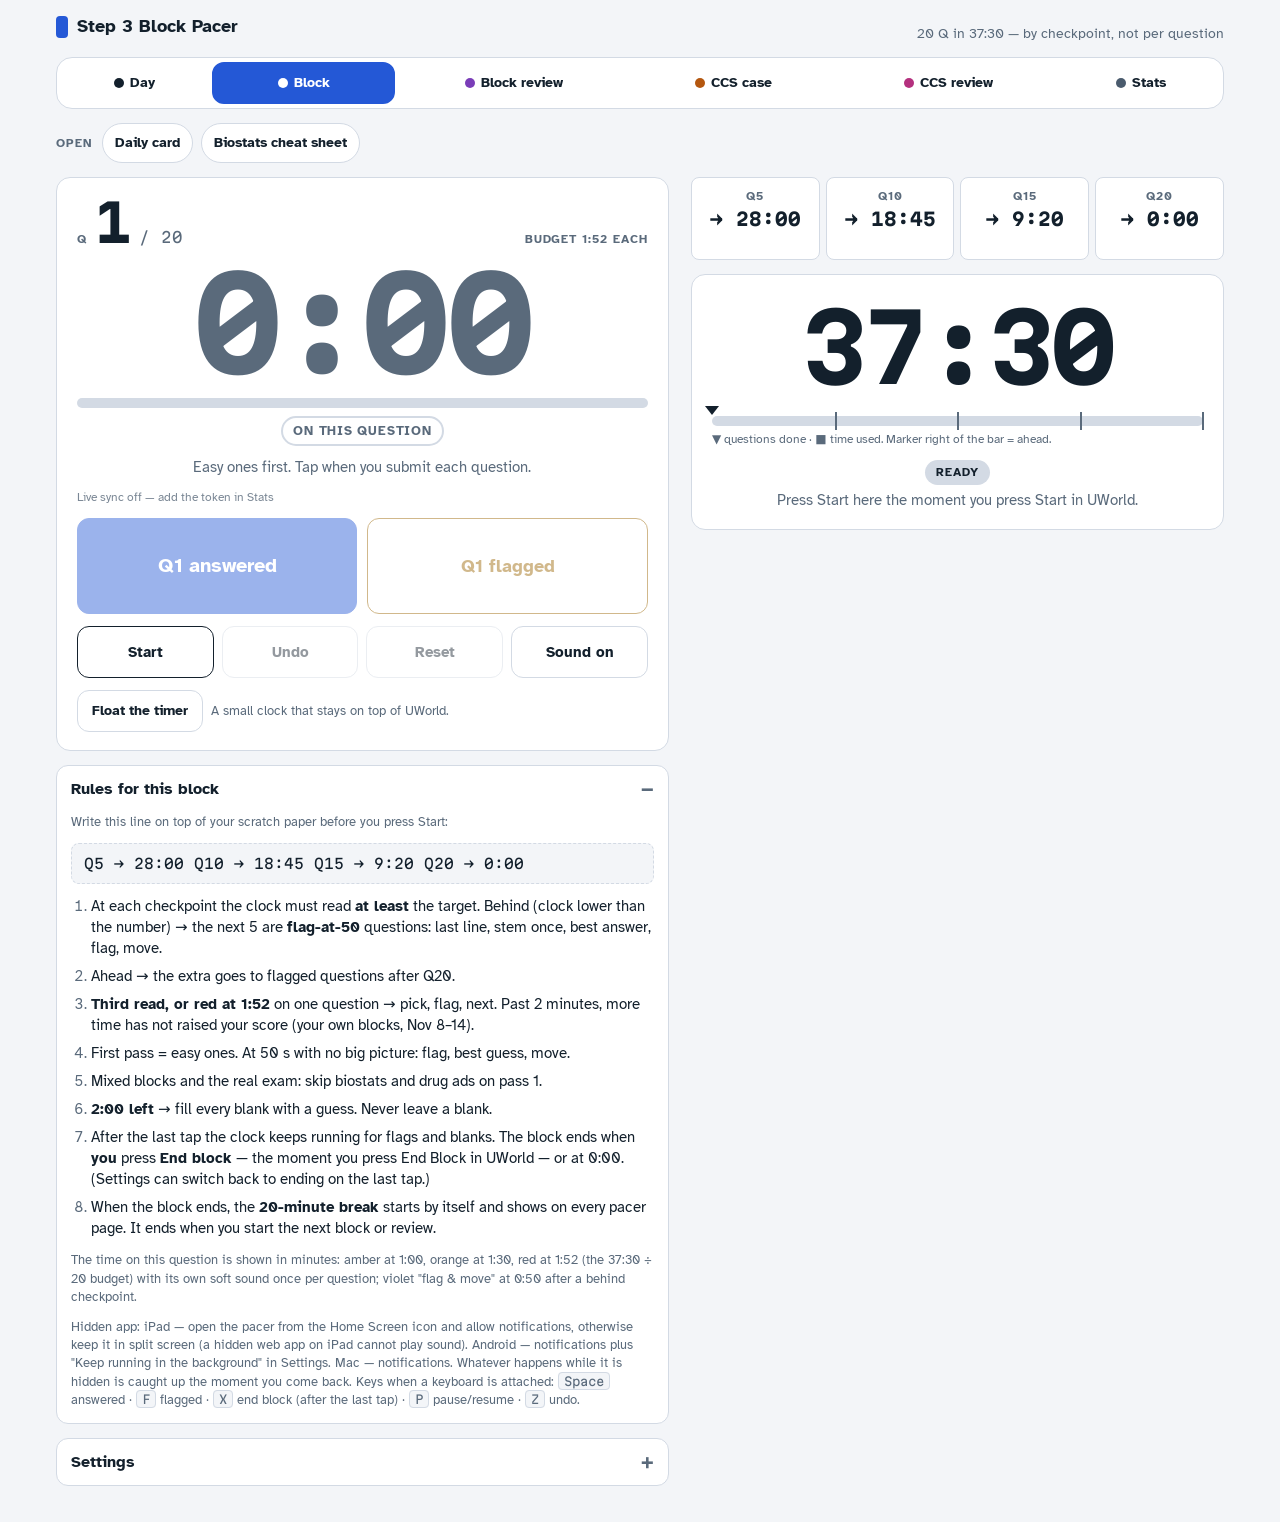
<file: index.html>
<!doctype html>
<html lang="en">
<head>
<meta charset="utf-8">
<meta name="viewport" content="width=device-width, initial-scale=1, viewport-fit=cover">
<title>Step 3 Block Pacer</title>
<meta name="description" content="37:30 countdown for 20-question UWorld blocks with checkpoint targets, ahead/behind verdicts, flag-at-50 mode and the 2:00 fill-every-blank alert.">
<meta name="theme-color" media="(prefers-color-scheme: light)" content="#F3F5F8">
<meta name="theme-color" media="(prefers-color-scheme: dark)" content="#0E141B">
<meta name="mobile-web-app-capable" content="yes">
<meta name="apple-mobile-web-app-capable" content="yes">
<meta name="apple-mobile-web-app-status-bar-style" content="black-translucent">
<meta name="apple-mobile-web-app-title" content="Pacer">
<link rel="manifest" href="./manifest.webmanifest">
<link rel="icon" href="./icons/icon-192.png" type="image/png">
<link rel="apple-touch-icon" href="./icons/apple-touch-icon.png">
<link rel="stylesheet" href="https://fonts.googleapis.com/css2?family=Atkinson+Hyperlegible:wght@400;700&family=Martian+Mono:wght@500;700&display=swap">
<link rel="stylesheet" href="./shared.css">
<style>
/* Layout: one column on phones and in split view; two columns (clock left, controls right) on the
   iPad Pro 13", the Fold's open inner screen and Mac windows. Scratch-paper checkpoint rail on top, clock as hero. */
.rail{list-style:none;margin:0;padding:0;display:grid;grid-template-columns:repeat(auto-fit,minmax(130px,1fr));gap:6px}
.rail li{border:1px solid var(--line);background:var(--surface);border-radius:8px;padding:8px 6px 7px;display:grid;gap:2px;min-width:0;text-align:center}
.rail .cq{font-size:12px;letter-spacing:.08em;text-transform:uppercase;color:var(--muted);font-weight:700}
.rail .ct{font-family:var(--font-num);font-weight:700;font-size:18px;font-variant-numeric:tabular-nums;white-space:nowrap}
.rail .cd{font-family:var(--font-num);font-size:12px;min-height:1.3em;font-variant-numeric:tabular-nums}
.rail li.current{border-color:var(--accent);box-shadow:inset 0 0 0 1px var(--accent)}
.rail li.ahead{border-color:var(--good)} .rail li.ahead .cd{color:var(--good)}
.rail li.behind{border-color:var(--warn)} .rail li.behind .cd{color:var(--warn)}

.clockcard{background:var(--surface);border:1px solid var(--line);border-radius:14px;padding:16px 16px 14px;display:grid;gap:12px;justify-items:center;text-align:center;container-type:inline-size;user-select:none;-webkit-user-select:none}
.clock{font-family:var(--font-num);font-weight:700;font-size:clamp(48px,21cqi,150px);line-height:1;letter-spacing:-.03em;font-variant-numeric:tabular-nums;margin-top:4px;white-space:nowrap}
.clockcard[data-tone="warn"] .clock{color:var(--warn)}
.clockcard[data-tone="crit"] .clock{color:var(--crit)}
.clockcard[data-tone="paused"] .clock{color:var(--muted)}
.barwrap{width:100%;display:grid;gap:5px;padding-top:10px}
.bar{position:relative;width:100%;height:10px;border-radius:5px;background:var(--line)}
.fill{position:absolute;inset:0 auto 0 0;width:0;border-radius:5px;background:var(--accent)}
.tick{position:absolute;top:-4px;bottom:-4px;width:2px;background:var(--muted);transform:translateX(-1px)}
.qmark{position:absolute;top:-10px;left:0;width:0;height:0;border-left:7px solid transparent;border-right:7px solid transparent;border-top:9px solid var(--fg);transform:translateX(-7px)}
.barcap{font-size:12px;color:var(--muted);text-align:left}
.mode{display:grid;gap:5px;justify-items:center}
.modeText{max-width:42ch}

/* The question card: the same shape as the clock card (big number → bar → pill → one line), so the eye
   reads both the same way. Q number top-left, time on this question centered and big. */
.qcard{display:grid;gap:12px;container-type:inline-size;background:var(--surface);border:1px solid var(--line);border-radius:14px;padding:14px 16px 14px}
.qrow{display:flex;justify-content:space-between;align-items:baseline;gap:12px}
.qnum{display:flex;align-items:baseline;gap:8px;flex:0 0 auto}
.qlabel{font-size:12px;text-transform:uppercase;letter-spacing:.08em;color:var(--muted);font-weight:700}
.qbig{font-family:var(--font-num);font-weight:700;font-size:40px;line-height:1;font-variant-numeric:tabular-nums}
.qof{font-family:var(--font-num);color:var(--muted);font-size:15px}
.qhint{font-size:12px;letter-spacing:.08em;text-transform:uppercase;color:var(--muted);font-weight:700;white-space:nowrap}
.qcue{min-width:0;font-size:15px;color:var(--muted);line-height:1.3;margin:0;text-align:center;text-wrap:balance}
.qcue.over{color:var(--crit);font-weight:700}
/* time on this question: big, m:ss, one color + one word per stage so the color is never the only signal */
.qtimer{display:grid;justify-items:center;gap:8px;min-width:0;user-select:none;-webkit-user-select:none}
.qtime{font-family:var(--font-num);font-weight:700;font-size:clamp(56px,22cqi,132px);line-height:1;letter-spacing:-.03em;font-variant-numeric:tabular-nums;white-space:nowrap;color:var(--fg)}
.qstage{font-size:13px;font-weight:700;letter-spacing:.06em;text-transform:uppercase;padding:4px 10px;border-radius:999px;border:2px solid var(--line);color:var(--muted);white-space:nowrap}
.qtimer[data-stage="idle"] .qtime{color:var(--muted)}
.qtimer[data-stage="warn1"] .qtime{color:var(--warn)} .qtimer[data-stage="warn1"] .qstage{border-color:var(--warn);color:var(--warn);background:var(--warn-bg)}
.qtimer[data-stage="warn2"] .qtime{color:var(--g)} .qtimer[data-stage="warn2"] .qstage{border-color:var(--g);color:var(--g)}
.qtimer[data-stage="flag"] .qtime{color:var(--t)} .qtimer[data-stage="flag"] .qstage{background:var(--t);border-color:var(--t);color:#fff}
.qtimer[data-stage="over"] .qtime{color:var(--crit)} .qtimer[data-stage="over"] .qstage{background:var(--crit);border-color:var(--crit);color:var(--on-crit)}
@media (prefers-reduced-motion: no-preference){
  .qtimer[data-stage="over"] .qtime{animation:qpulse 1s ease-in-out infinite alternate}
  @keyframes qpulse{from{opacity:1}to{opacity:.6}}
}
.qbar{width:100%;height:10px;border-radius:5px;background:var(--line);position:relative;overflow:hidden;margin-top:4px}
.qbar i{position:absolute;inset:0 auto 0 0;width:0;background:var(--accent);border-radius:5px}
.qtimer[data-stage="warn1"] .qbar i{background:var(--warn)} .qtimer[data-stage="warn2"] .qbar i{background:var(--g)}
.qtimer[data-stage="flag"] .qbar i{background:var(--t)} .qtimer[data-stage="over"] .qbar i{background:var(--crit)}
.summary .form{margin-top:4px}
/* Wide screens: the question card (what you tap and watch) top-left under the shortcuts, the block clock and
   checkpoints to its right. Rows 1–3 are the title, the page switcher and the shortcuts. */
@media (min-width:820px) and (min-height:520px){
  .wrap{grid-auto-flow:row dense}   /* the question column is later in the DOM but sits left; dense packing keeps both columns on the same row, under the break band when it shows */
  .colR{grid-column:1}
  .colL{grid-column:2}
  .rail{grid-template-columns:repeat(auto-fit,minmax(112px,1fr))}
  .clockcard{padding:22px 20px 18px}
  .clock{font-size:clamp(48px,19cqi,124px)}
  .rail li{padding:10px 8px 9px}
  .qcard{padding:18px 20px 18px}
  .qbig{font-size:52px}
}
</style>
</head>
<body>
<div class="wrap">
  <header class="top">
    <h1>Step 3 Block Pacer</h1>
    <p class="tag" id="tagline">20 Q in 37:30 — by checkpoint, not per question</p>
  </header>
  <nav id="pnav" aria-label="Pages"></nav>
  <div class="quicklinks" aria-label="Shortcuts">
    <span class="ql">Open</span>
    <a href="https://claude.ai/artifact/CkBRBNXXbywkG2HdLAcEbe" target="_blank" rel="noopener">Daily card</a>
    <a href="https://claude.ai/artifact/1UrfVMa6zbxTSL6HjHd7sL" target="_blank" rel="noopener">Biostats cheat sheet</a>
  </div>
  <div id="breakBand" hidden></div>

  <div class="colL">
    <ol class="rail" id="rail" aria-label="Checkpoint targets"></ol>

    <section class="clockcard" id="clockcard" data-tone="normal" aria-live="polite">
      <div class="banner" id="banner" hidden></div>
      <div class="clock" id="clock">37:30</div>
      <div class="barwrap">
        <div class="bar" aria-hidden="true">
          <div class="fill" id="fill"></div>
          <div id="ticks"></div>
          <div class="qmark" id="qmark"></div>
        </div>
        <div class="barcap">▼ questions done · ■ time used. Marker right of the bar = ahead.</div>
      </div>
      <div class="mode">
        <span class="pill" id="pill" data-kind="idle">Ready</span>
        <p class="modeText" id="modeText">Press Start here the moment you press Start in UWorld.</p>
      </div>
      <div class="verdict" id="verdict" hidden></div>
    </section>
  </div>

  <div class="colR">
    <section class="qcard">
      <div class="qrow">
        <div class="qnum">
          <span class="qlabel">Q</span>
          <span class="qbig" id="qnum">1</span>
          <span class="qof" id="qof">/ 20</span>
        </div>
        <span class="qhint" id="qhint">budget 1:52 each</span>
      </div>
      <div class="qtimer" id="qtimer" data-stage="idle" aria-label="Time on this question" aria-live="off">
        <div class="qtime" id="qtime">0:00</div>
        <div class="qbar" aria-hidden="true"><i id="qbarFill"></i></div>
        <div class="qstage" id="qstage">on this question</div>
      </div>
      <p class="qcue" id="qcue">Easy ones first. Tap when you submit each question.</p>
      <p class="livestatus" id="liveStatus"></p>
      <div class="actions">
        <button class="primary" id="btnDone" type="button" disabled>Q1 answered</button>
        <button class="secondary" id="btnFlag" type="button" disabled>Q1 flagged</button>
      </div>
      <div class="subactions">
        <button class="go" id="btnStart" type="button">Start</button>
        <button id="btnUndo" type="button" disabled>Undo</button>
        <button id="btnReset" type="button" disabled>Reset</button>
        <button id="btnSound" type="button" aria-pressed="true">Sound on</button>
      </div>
      <div class="formrow" id="pipRow" hidden><button id="btnPip" type="button" class="small">Float the timer</button><span class="note">A small clock that stays on top of UWorld.</span></div>
    </section>

    <section class="summary" id="summary" hidden>
      <h2>Block summary</h2>
      <table class="t">
        <thead><tr><th>Checkpoint</th><th class="n">Target</th><th class="n">Clock</th><th class="n">±</th></tr></thead>
        <tbody id="sumRows"></tbody>
      </table>
      <ul class="stats" id="stats"></ul>
      <div class="form">
        <label>System / label<input type="text" id="sumLabel" placeholder="Cardio · Random · Ethics…" autocomplete="off"></label>
        <label>Score % (UWorld)<input type="text" id="sumCorrect" maxlength="6" inputmode="numeric" pattern="[0-9]*" autocomplete="off" placeholder="65"></label>
      </div>
      <p class="note" id="savedNote">Saved to Stats. The label and score carry over to the Review pacer.</p>
      <div class="formrow">
        <button id="btnCopy" type="button">Copy summary</button>
        <button id="btnReview" type="button">Review this block</button>
        <button id="btnReopen" type="button" hidden>Undo last tap — back into the block</button>
      </div>
    </section>

    <details class="fold" id="rulesFold" open>
      <summary>Rules for this block</summary>
      <div class="body">
        <p class="note">Write this line on top of your scratch paper before you press Start:</p>
        <p class="scratch" id="scratch"></p>
        <ol class="rules">
          <li>At each checkpoint the clock must read <b>at least</b> the target. Behind (clock lower than the number) → the next 5 are <b>flag-at-50</b> questions: last line, stem once, best answer, flag, move.</li>
          <li>Ahead → the extra goes to flagged questions after Q20.</li>
          <li><b>Third read, or red at 1:52</b> on one question → pick, flag, next. Past 2 minutes, more time has not raised your score (your own blocks, Nov 8–14).</li>
          <li>First pass = easy ones. At 50 s with no big picture: flag, best guess, move.</li>
          <li>Mixed blocks and the real exam: skip biostats and drug ads on pass 1.</li>
          <li><b>2:00 left</b> → fill every blank with a guess. Never leave a blank.</li>
          <li id="ruleEnd">After the last tap the clock keeps running for flags and blanks. The block ends when <b>you</b> press <b>End block</b> — the moment you press End Block in UWorld — or at 0:00. (Settings can switch back to ending on the last tap.)</li>
          <li>When the block ends, the <b>20-minute break</b> starts by itself and shows on every pacer page. It ends when you start the next block or review.</li>
        </ol>
        <p class="note">The time on this question is shown in minutes: amber at 1:00, orange at 1:30, red at 1:52 (the 37:30 ÷ 20 budget) with its own soft sound once per question; violet "flag &amp; move" at 0:50 after a behind checkpoint.</p>
        <p class="note">Hidden app: iPad — open the pacer from the Home Screen icon and allow notifications, otherwise keep it in split screen (a hidden web app on iPad cannot play sound). Android — notifications plus "Keep running in the background" in Settings. Mac — notifications. Whatever happens while it is hidden is caught up the moment you come back. Keys when a keyboard is attached: <kbd>Space</kbd> answered · <kbd>F</kbd> flagged · <kbd>X</kbd> end block (after the last tap) · <kbd>P</kbd> pause/resume · <kbd>Z</kbd> undo.</p>
      </div>
    </details>

    <details class="fold" id="settingsFold">
      <summary>Settings</summary>
      <div class="body">
        <fieldset id="settingsFs">
          <div class="presets" aria-label="Presets">
            <button type="button" data-preset="1.25">1.25× · 37:30</button>
            <button type="button" data-preset="1.5">1.5× · 45:00</button>
            <button type="button" data-preset="1">1× · 30:00</button>
          </div>
          <div class="form">
            <label>Block time (mm:ss)<input type="text" id="fBlock" inputmode="numeric" value="37:30"></label>
            <label>Questions per block<input type="number" id="fN" min="1" max="60" value="20"></label>
            <label>Checkpoint every<input type="number" id="fEvery" min="1" max="60" value="5"></label>
            <label>Flag-at (seconds)<input type="number" id="fFlag" min="10" max="300" value="50"></label>
            <label class="wide">Checkpoint targets, clock should read at least (mm:ss, one per checkpoint)<input type="text" id="fTargets" value="28:00, 18:45, 9:20, 0:00"></label>
            <label>Fill-every-blank warning (mm:ss)<input type="text" id="fFill" inputmode="numeric" value="2:00"></label>
            <label>Theme<select id="fTheme"><option value="system">Match device</option><option value="light">Light</option><option value="dark">Dark</option></select></label>
            <label class="check wide"><input type="checkbox" id="fChime"> Chime at 50 s on every question (not only when behind)</label>
            <label class="wide">After the last question is tapped<select id="fEndMode"><option value="manual">Keep running — the block ends when I press End block (after End Block in UWorld) or at 0:00</option><option value="flags">End at the last tap if nothing is flagged, otherwise when the last flag is resolved</option><option value="last">End at the last tap, always</option></select></label>
          </div>
          <div class="formrow">
            <button type="button" id="btnApply">Save settings</button>
            <button type="button" id="btnRecalc">Recalculate targets evenly</button>
            <span class="note" id="settingsMsg"></span>
          </div>
        </fieldset>
        <div class="rowhead"><h2>Breaks</h2><span class="meta">Shared by all pacer pages</span></div>
        <div id="brkSettings"></div>
        <div class="rowhead"><h2>Background &amp; sound</h2><span class="meta">Shared by all pacer pages</span></div>
        <div id="bgSettings"></div>
        <p class="note" id="settingsLock" hidden></p>
        <p class="note" id="installNote" hidden>To install: iPad Safari → Share → Add to Home Screen. Galaxy Fold → browser menu → Install app. Mac → Safari File → Add to Dock, or Chrome's install button.</p>
      </div>
    </details>
  </div>
</div>

<script src="./shared.js"></script>
<script>
(() => {
const P = window.Pacer, $ = id => document.getElementById(id), fmt = P.fmt, fmtDelta = P.fmtSigned, parseMS = P.parseMS;
const LS_S = "step3pacer.settings.v1", LS_R = "step3pacer.run.v1";
/* endMode — what happens after the last question is tapped:
   "manual" (default since Nov 7): the clock keeps running for flags and blanks; the block ends when you press End block
   (the moment you press End Block in UWorld) or at 0:00. "flags": the old behaviour — end at the last tap if nothing is
   flagged, otherwise when the last flag is resolved. "last": end at the last tap, always. */
const DEFAULTS = { blockSec: 2250, nQ: 20, every: 5, targets: [1680, 1125, 560, 0], flagSec: 50, fillSec: 120, sound: true, chimeEvery: false, endMode: "manual", v: 2 };
const PRESET_TARGETS = { "1.25": [1680, 1125, 560, 0] };

function checkpointQs(nQ, every) { const qs = []; for (let q = every; q < nQ; q += every) qs.push(q); qs.push(nQ); return qs; }
function evenTargets(blockSec, nQ, every) { return checkpointQs(nQ, every).map(q => Math.floor((blockSec * (1 - q / nQ)) / 5) * 5); }
function verdictFor(q, nQ, rem, target, nextQ, flagSec, flagged) {
  const delta = rem - target;
  if (q >= nQ) return { delta, kind: delta < 0 ? "behind" : "ahead", text: "Q" + q + " done at " + fmt(rem) + " — " + flagged + " flagged. Flags and blanks now; End block when UWorld ends." };
  if (delta < 0) return { delta, kind: "behind", text: "Q" + q + " at " + fmt(rem) + " — behind by " + fmt(-delta) + ". Q" + (q + 1) + "–" + nextQ + ": flag at " + flagSec + "." };
  return { delta, kind: "ahead", text: "Q" + q + " at " + fmt(rem) + " — ahead by " + fmt(delta) + ". Banked for flagged review." };
}

let S = Object.assign({}, DEFAULTS);
let R = freshRun();
let resetArmed = 0, summaryRenderedFor = "";

function freshRun() {
  return { phase: "idle", sid: "", startAt: 0, pausedAt: 0, pausedTotal: 0, q: 1, qStartEl: 0, taps: [], cps: {},
    mode: "first", flagged: 0, reviewLeft: 0, fillFired: false, chimed: false, budgetChimed: false, endQuiet: false, endEl: 0, verdict: null, label: "", correct: null, endedBy: "", updatedAt: 0 };
}
function qs() { return checkpointQs(S.nQ, S.every); }
function budgetSec() { return Math.floor(S.blockSec / S.nQ); }   // 37:30 ÷ 20 = 112.5 s → 1:52 per question
function stageOf(qEl) {                              // [stage, label] for the time on this question
  const b = budgetSec(), w1 = Math.min(60, b * 0.55), w2 = Math.min(90, b * 0.8);
  if (qEl >= b) return ["over", fmt(b) + " · over budget · move"];
  if (R.mode === "flag50" && qEl >= S.flagSec) return ["flag", "flag & move"];
  if (qEl >= w2) return ["warn2", fmt(w2) + " · commit"];
  if (qEl >= w1) return ["warn1", fmt(w1) + " · decide"];
  return ["calm", "on this question"];
}

/* ---------- storage ---------- */
function loadSettings() {
  const p = P.readJSON(LS_S, null);
  if (p && typeof p === "object") {
    S = Object.assign({}, DEFAULTS, p);
    if (!p.endMode) { S.endMode = p.endAtLast ? "last" : "manual"; }   // settings saved before Nov 7: the checkbox becomes the new select
    if (!["manual", "flags", "last"].includes(S.endMode)) S.endMode = "manual";
    delete S.endAtLast; S.v = 2;
    if (!p.v || p.v < 2) saveSettings();
  }
  if (!Array.isArray(S.targets) || S.targets.length !== qs().length) S.targets = evenTargets(S.blockSec, S.nQ, S.every);
  P.setSound(S.sound);
}
function saveSettings() { P.writeJSON(LS_S, S); }
function persistRun() { R.updatedAt = Date.now(); P.writeJSON(LS_R, R); P.live.touch(); }
function loadRun() {
  const p = P.readJSON(LS_R, null);
  if (!p || (p.phase !== "running" && p.phase !== "paused" && p.phase !== "done")) return;
  if (Date.now() - p.startAt > 6 * 3600 * 1000) return;
  R = Object.assign(freshRun(), p);
}

/* ---------- time ---------- */
function elapsedMs(now) {
  now = now || Date.now();
  if (R.phase === "idle") return 0;
  if (R.phase === "done") return R.endEl;
  const ref = R.phase === "paused" ? R.pausedAt : now;
  return Math.max(0, ref - R.startAt - R.pausedTotal);
}

/* ---------- actions ---------- */
function startPause() {
  if (R.phase === "idle") {
    R = freshRun(); R.phase = "running"; R.startAt = Date.now(); R.sid = P.newId();
    P.audioInit(); P.sfx("start"); P.keepAwake(); P.bg.runStart("block running"); P.breakStop();
    $("rulesFold").open = false;
  } else if (R.phase === "paused") {
    R.pausedTotal += Date.now() - R.pausedAt; R.pausedAt = 0; R.phase = "running"; P.keepAwake(); P.bg.runStart("block running");
  } else if (R.phase === "running") {
    R.phase = "paused"; R.pausedAt = Date.now();
  } else if (R.phase === "done") {
    R = freshRun();
  }
  persistRun(); render();
}
function tap(flagged) {
  if (R.phase !== "running") return;
  const now = Date.now(), el = elapsedMs(now), rem = S.blockSec - el / 1000;
  if (R.mode === "review") {
    if (R.reviewLeft > 0) R.reviewLeft--;
    if (R.reviewLeft <= 0 && S.endMode === "flags") { finishBlock(el, "flags"); return; }   // manual: only End block (or 0:00) ends it
    persistRun(); render(); return;
  }
  const q = R.q;
  R.taps.push({ q: q, el: el, rem: rem, flagged: !!flagged });
  if (flagged) R.flagged++;
  const list = qs(), idx = list.indexOf(q);
  if (idx >= 0) {
    const target = S.targets[idx] || 0, nextQ = list[idx + 1] || S.nQ;
    const v = verdictFor(q, S.nQ, rem, target, nextQ, S.flagSec, R.flagged);
    R.cps[q] = { rem: rem, delta: v.delta };
    R.verdict = { kind: v.kind, text: v.text, until: now + 10000 };
    if (q >= S.nQ) { R.mode = "review"; R.reviewLeft = R.flagged; P.sfx(rem > 0 ? "ahead" : "behind"); }
    else { R.mode = v.delta < 0 ? "flag50" : "first"; P.sfx(v.kind); P.vibrate(v.kind === "behind" ? [150, 80, 150, 80, 150] : [80]); }
  }
  R.chimed = false; R.budgetChimed = false;
  if (q < S.nQ) { R.q = q + 1; R.qStartEl = el; } else { R.q = S.nQ + 1; }
  if (q >= S.nQ && (S.endMode === "last" || (S.endMode === "flags" && R.flagged === 0))) { finishBlock(el, "last"); return; }
  persistRun(); render();
}
function undo() {
  if (R.phase === "idle" || R.phase === "done") return;
  if (R.mode === "review" && R.reviewLeft < R.flagged) { R.reviewLeft++; persistRun(); render(); return; }
  if (!R.taps.length) return;
  const t = R.taps.pop();
  if (t.flagged) R.flagged = Math.max(0, R.flagged - 1);
  delete R.cps[t.q];
  R.q = t.q;
  R.qStartEl = R.taps.length ? R.taps[R.taps.length - 1].el : 0;
  let mode = "first";
  for (const cq of qs()) if (cq < t.q && R.cps[cq]) mode = R.cps[cq].delta < 0 ? "flag50" : "first";
  R.mode = mode; R.reviewLeft = 0; R.verdict = null; R.chimed = false; R.budgetChimed = false;
  persistRun(); render();
}
function finishBlock(endEl, by) {
  R.endEl = endEl; R.phase = "done"; R.verdict = null; R.endedBy = by || "me";
  if (!R.endQuiet) P.sfx("end"); R.endQuiet = false;
  P.releaseWake(); P.bg.runEnd();
  saveBlockSession(); persistRun(); P.live.clear();
  P.breakStart(P.getBreaks().taskSec, "Break after the block" + (R.label ? " · " + R.label : ""), "block");   // 20:00 by default, shown on every page
  render();
}
function endBlock() { if (R.phase === "idle" || R.phase === "done") return; finishBlock(elapsedMs(), "me"); }
function reopenBlock() { // the block ended on a tap you didn't mean; the clock never stopped
  if (R.phase !== "done" || R.endedBy === "clock" || R.endedBy === "me") return;
  const now = Date.now(), el = now - R.startAt - R.pausedTotal;
  if (el >= S.blockSec * 1000) return;
  R.phase = "running"; R.endEl = 0; R.endedBy = "";
  undo(); // pops the tap that ended the block and restores the mode
  P.keepAwake(); persistRun(); render();
}
function reset() {
  if (resetArmed && Date.now() - resetArmed < 3500) { resetArmed = 0; R = freshRun(); P.releaseWake(); P.bg.runEnd(); persistRun(); render(); return; }
  resetArmed = Date.now(); render();
  setTimeout(() => { if (resetArmed && Date.now() - resetArmed >= 3500) { resetArmed = 0; render(); } }, 3600);
}
function saveBlockSession() {
  if (!R.sid || !R.taps.length) return;
  const list = qs();
  const existing = P.loadSessions().find(s => s.id === R.sid) || {};
  const last = R.taps[R.taps.length - 1];
  const qTimes = R.taps.map((t, i) => Math.round((t.el - (i ? R.taps[i - 1].el : 0)) / 1000));
  const s = Object.assign({}, existing, {
    id: R.sid, type: "block", date: new Date(R.startAt).toISOString(), label: R.label || existing.label || "", nQ: S.nQ, blockSec: S.blockSec,
    correct: R.correct != null ? R.correct : (existing.correct != null ? existing.correct : null),
    checkpoints: list.map((q, i) => { const cp = R.cps[q]; return cp ? { q: q, target: S.targets[i] || 0, rem: Math.round(cp.rem), delta: Math.round(cp.delta) } : null; }).filter(Boolean),
    answered: R.taps.length, flagged: R.flagged, flagSegs: list.filter(q => q < S.nQ && R.cps[q] && R.cps[q].delta < 0).length,
    avgPerQ: Math.round(last.el / 1000 / R.taps.length), qTimes: qTimes,
    reviewLeft: R.cps[S.nQ] ? Math.round(R.cps[S.nQ].rem) : null, endedEarly: R.endEl < S.blockSec * 1000, endedBy: R.endedBy, usedSec: Math.round(R.endEl / 1000)
  });
  P.saveSession(s); P.syncQuietly();
}

/* ---------- tick ---------- */
function tick() {
  if (R.phase === "running") {
    const now = Date.now(), el = elapsedMs(now), rem = S.blockSec - el / 1000;
    if (!R.fillFired && rem <= S.fillSec) { R.fillFired = true; P.sfx("fill"); P.vibrate([200, 100, 200, 100, 450]); persistRun(); }
    if (R.mode !== "review" && !R.chimed && (el - R.qStartEl) / 1000 >= S.flagSec) {
      R.chimed = true;
      if (R.mode === "flag50" || S.chimeEvery) { P.sfx("flag"); P.vibrate([120, 60, 120]); }
      persistRun();
    }
    if (R.mode !== "review" && !R.budgetChimed && (el - R.qStartEl) / 1000 >= budgetSec()) {
      R.budgetChimed = true; P.sfx("budget"); P.vibrate([90, 60, 90]); persistRun();   // 1:52: once per question, soft
    }
    if (rem <= 0) { P.vibrate([600]); finishBlock(S.blockSec * 1000, "clock"); return; }
  }
  render();
}
/* Every time-based event of the running block, in block seconds. Used for the catch-up after the page was hidden
   and for the notifications scheduled while it is hidden. mark() = "already chimed", so tick() stays quiet. */
function events() {
  if (R.phase !== "running") return [];
  const out = [], budget = budgetSec();
  if (R.mode !== "review") {
    const q = Math.min(R.q, S.nQ);
    if (R.mode === "flag50" || S.chimeEvery) out.push({ el: R.qStartEl / 1000 + S.flagSec, tag: "flag" + q, title: "Q" + q + ": " + S.flagSec + " s — flag & move", sfx: "flag", fired: () => R.chimed, mark: () => { R.chimed = true; } });
    out.push({ el: R.qStartEl / 1000 + budget, tag: "budget" + q, title: "Q" + q + ": " + fmt(budget) + " budget passed", body: "Best answer, move on.", sfx: "budget", fired: () => R.budgetChimed, mark: () => { R.budgetChimed = true; } });
    qs().forEach((cq, i) => { if (cq >= R.q && cq < S.nQ) out.push({ el: S.blockSec - (S.targets[i] || 0), tag: "cp" + cq, title: "Q" + cq + " target passed (clock " + fmt(S.targets[i] || 0) + ")", body: "Tap the checkpoint when Q" + cq + " is in." }); });
  }
  out.push({ el: S.blockSec - S.fillSec, tag: "fill", title: fmt(S.fillSec) + " left — fill every blank", body: "Never leave a blank.", sfx: "fill", important: true, fired: () => R.fillFired, mark: () => { R.fillFired = true; } });
  out.push({ el: S.blockSec, tag: "end", title: "Block over — 0:00", body: "Come back to the pacer for the summary.", sfx: "end", important: true, mark: () => { R.endQuiet = true; } });
  return out.sort((a, b) => a.el - b.el);
}

/* ---------- render ---------- */
function buildRail() {
  const list = qs(), rail = $("rail"), ticks = $("ticks");
  rail.innerHTML = ""; ticks.innerHTML = "";
  list.forEach((q, i) => {
    const li = document.createElement("li");
    li.innerHTML = '<span class="cq">Q' + q + '</span><span class="ct">→ ' + fmt(S.targets[i] || 0) + '</span><span class="cd"></span>';
    rail.appendChild(li);
    const t = document.createElement("i"); t.className = "tick";
    t.style.left = ((1 - (S.targets[i] || 0) / S.blockSec) * 100) + "%";
    ticks.appendChild(t);
  });
  $("tagline").textContent = S.nQ + " Q in " + fmt(S.blockSec) + " — by checkpoint, not per question";
  $("scratch").textContent = list.map((q, i) => "Q" + q + " → " + fmt(S.targets[i] || 0)).join("    ");
  $("qof").textContent = "/ " + S.nQ;
  $("qhint").textContent = "budget " + fmt(budgetSec()) + " each";
  $("fBlock").value = fmt(S.blockSec); $("fN").value = S.nQ; $("fEvery").value = S.every;
  $("fFlag").value = S.flagSec; $("fFill").value = fmt(S.fillSec);
  $("fTargets").value = S.targets.map(fmt).join(", ");
  $("fChime").checked = !!S.chimeEvery; $("fEndMode").value = S.endMode;
  $("fTheme").value = P.getTheme();
  $("btnSound").textContent = S.sound ? "Sound on" : "Sound off";
  $("btnSound").setAttribute("aria-pressed", S.sound ? "true" : "false");
}
function segmentOf(q) {
  const list = qs(), end = list.find(c => c >= q) || S.nQ, i = list.indexOf(end);
  return [i > 0 ? list[i - 1] + 1 : 1, end];
}
function render() {
  const now = Date.now(), el = elapsedMs(now), rem = Math.max(0, S.blockSec - el / 1000);
  const running = R.phase === "running", live = running || R.phase === "paused", inReview = R.mode === "review";

  $("clock").textContent = fmt(R.phase === "idle" ? S.blockSec : Math.ceil(rem));
  const card = $("clockcard");
  card.dataset.tone = R.phase === "paused" ? "paused" : (live && rem <= S.fillSec) ? "crit" : (live && R.mode === "flag50") ? "warn" : "normal";
  $("fill").style.width = Math.min(100, (el / 1000) / S.blockSec * 100) + "%";
  const doneQ = inReview ? S.nQ : Math.max(0, R.q - 1);
  $("qmark").style.left = (doneQ / S.nQ * 100) + "%";

  const banner = $("banner");
  if (live && R.fillFired && rem > 0) { banner.hidden = false; banner.textContent = fmt(S.fillSec) + " left — fill every blank with a guess. Never leave a blank."; }
  else banner.hidden = true;

  const pill = $("pill"), mt = $("modeText");
  if (R.phase === "idle") { pill.dataset.kind = "idle"; pill.textContent = "Ready"; mt.textContent = "Press Start here the moment you press Start in UWorld."; }
  else if (R.phase === "done") {
    pill.dataset.kind = "done"; pill.textContent = R.endedBy === "clock" ? "Time" : "Done";
    mt.textContent = R.endedBy === "clock" ? (R.taps.length >= S.nQ ? "Clock ran out. Summary below." : "Clock ran out with " + (S.nQ - R.taps.length) + " not tapped. Summary below.")
      : R.endedBy === "last" ? "Last question answered with " + fmt(S.blockSec - R.endEl / 1000) + " left" + (R.flagged ? " for " + R.flagged + " flagged." : ".") + " Summary below."
      : R.endedBy === "flags" ? "All flags resolved with " + fmt(S.blockSec - R.endEl / 1000) + " left. Summary below."
      : "Block ended. Summary below.";
  }
  else if (R.phase === "paused") { pill.dataset.kind = "idle"; pill.textContent = "Paused"; mt.textContent = "UWorld's clock does not pause. Resume as soon as you are back."; }
  else if (inReview) {
    pill.dataset.kind = "review"; pill.textContent = R.reviewLeft > 0 ? "Review flagged" : "All " + S.nQ + " tapped";
    mt.textContent = R.reviewLeft > 0 ? fmt(rem) + " for " + R.reviewLeft + " flagged — about " + fmt(rem / R.reviewLeft) + " each." + (S.endMode === "manual" ? " Then End block when you press End Block in UWorld." : "")
      : (S.endMode === "manual" ? fmt(rem) + " left. Every question has an answer? Press End block the moment you press End Block in UWorld." : "No flags left. Check every question has an answer.");
  } else {
    const seg = segmentOf(R.q), range = "Q" + seg[0] + "–" + seg[1];
    if (R.mode === "flag50") { pill.dataset.kind = "flag50"; pill.textContent = "Flag at " + S.flagSec + " · " + range; mt.textContent = "Last line → stem once → best answer → flag → move."; }
    else { pill.dataset.kind = "first"; pill.textContent = "First pass · " + range; mt.textContent = "Easy ones first. At " + S.flagSec + " s with no big picture: flag, best guess, move."; }
  }

  const v = $("verdict");
  if (R.verdict && now < R.verdict.until && R.phase !== "done") { v.hidden = false; v.className = "verdict " + R.verdict.kind; v.textContent = R.verdict.text; }
  else v.hidden = true;

  const list = qs(), nextCp = list.find(c => c >= R.q);
  Array.from($("rail").children).forEach((li, i) => {
    const q = list[i], cp = R.cps[q], cd = li.querySelector(".cd");
    li.classList.remove("current", "ahead", "behind");
    if (cp) { li.classList.add(cp.delta < 0 ? "behind" : "ahead"); cd.textContent = fmtDelta(cp.delta); }
    else { cd.textContent = ""; if (live && !inReview && q === nextCp) li.classList.add("current"); }
  });

  const qnum = $("qnum"), qcue = $("qcue"), qt = $("qtimer"), qtime = $("qtime"), qstage = $("qstage"), qbar = $("qbarFill");
  if (inReview || R.phase === "done") {
    qnum.textContent = inReview && R.phase !== "done" ? "✓" : String(Math.min(S.nQ, R.taps.length));
    qtime.textContent = R.phase === "done" ? "—" : fmt(rem); qstage.textContent = R.phase === "done" ? "finished" : R.reviewLeft > 0 ? "for the flags" : "left on the clock"; qt.dataset.stage = "idle"; qbar.style.width = "0%";
    qcue.className = "qcue";
    qcue.textContent = R.phase === "done" ? "Block finished." : R.reviewLeft > 0 ? "Each tap = one flagged question resolved." : (S.endMode === "manual" ? "Last check in UWorld, then End block." : "No flags left. End block when you are done.");
  } else {
    qnum.textContent = String(R.q);
    const qEl = live ? Math.max(0, (el - R.qStartEl) / 1000) : 0, budget = budgetSec();
    const st = live ? stageOf(qEl) : ["idle", "on this question"];
    qtime.textContent = fmt(Math.floor(qEl));
    qstage.textContent = st[1]; qt.dataset.stage = R.phase === "paused" ? "idle" : st[0];
    qbar.style.width = Math.min(100, qEl / budget * 100) + "%";
    const over = qEl >= S.flagSec && (R.mode === "flag50" || S.chimeEvery);
    qcue.className = "qcue" + (st[0] === "over" || st[0] === "flag" ? " over" : "");
    if (!live) qcue.textContent = "Easy ones first. Tap when you submit each question.";
    else if (st[0] === "over") qcue.textContent = "Over " + fmt(budget) + ". Best answer, move. Flags get the banked time after Q" + S.nQ + ".";
    else if (over) qcue.textContent = R.mode === "flag50" ? S.flagSec + " s — flag, best answer, move." : S.flagSec + " s. No big picture? Flag, best guess, move.";
    else qcue.textContent = R.mode === "flag50" ? "Skim mode. Flag at " + S.flagSec + " s, no exceptions." : "Tap when you submit this question.";
  }

  const bd = $("btnDone"), bf = $("btnFlag");
  bd.disabled = !running || (inReview && R.reviewLeft <= 0); bf.disabled = !running;
  if (inReview) { bd.textContent = R.reviewLeft > 0 ? "Flagged Q resolved (" + R.reviewLeft + " left)" : "No flags left"; bf.textContent = "End block"; }
  else { bd.textContent = "Q" + Math.min(R.q, S.nQ) + " answered"; bf.textContent = "Q" + Math.min(R.q, S.nQ) + " flagged"; }
  bf.classList.toggle("primary", inReview); bf.classList.toggle("secondary", !inReview);
  $("btnStart").textContent = R.phase === "idle" ? "Start" : R.phase === "running" ? "Pause" : R.phase === "paused" ? "Resume" : "New block";
  $("btnUndo").disabled = !live || (!R.taps.length && !(inReview && R.reviewLeft < R.flagged));
  const br = $("btnReset");
  br.disabled = R.phase === "idle"; br.textContent = resetArmed ? "Sure?" : "Reset"; br.classList.toggle("armed", !!resetArmed);
  renderSummary();
}
function renderSummary() {
  const sum = $("summary");
  if (R.phase !== "done") { sum.hidden = true; summaryRenderedFor = ""; return; }
  sum.hidden = false;
  if (summaryRenderedFor === R.sid) return;
  summaryRenderedFor = R.sid;
  const list = qs();
  $("sumRows").innerHTML = list.map((q, i) => {
    const cp = R.cps[q];
    return "<tr><td>Q" + q + '</td><td class="n">' + fmt(S.targets[i] || 0) + '</td><td class="n">' + (cp ? fmt(cp.rem) : "—") + '</td><td class="n ' + (cp ? (cp.delta < 0 ? "behind" : "ahead") : "") + '">' + (cp ? fmtDelta(cp.delta) : "—") + "</td></tr>";
  }).join("");
  const answered = R.taps.length, avg = answered ? (R.taps[answered - 1].el / 1000) / answered : 0;
  const flagSegs = list.filter(q => q < S.nQ && R.cps[q] && R.cps[q].delta < 0).length;
  const reviewSec = R.cps[S.nQ] ? Math.max(0, R.cps[S.nQ].rem) : 0;
  $("stats").innerHTML =
    "<li><b>" + answered + "</b> of " + S.nQ + " tapped on first pass</li>" +
    "<li><b>" + R.flagged + "</b> flagged</li>" +
    "<li><b>" + fmt(avg) + "</b> average per question</li>" +
    "<li><b>" + flagSegs + "</b> segment" + (flagSegs === 1 ? "" : "s") + " in flag-at-" + S.flagSec + "</li>" +
    "<li><b>" + fmt(reviewSec) + "</b> left at Q" + S.nQ + " for flagged review</li>";
  $("sumLabel").value = R.label || ""; $("sumCorrect").value = R.correct != null ? P.pctOf(R.correct, S.nQ) : "";
  $("btnReopen").hidden = !(R.endedBy !== "clock" && R.endedBy !== "me" && R.taps.length && (Date.now() - R.startAt - R.pausedTotal) < S.blockSec * 1000);
}
function summaryText() {
  const list = qs(), lines = ["Step 3 block — " + S.nQ + " Q in " + fmt(S.blockSec) + (R.label ? " · " + R.label : "") + (R.correct != null ? " · " + R.correct + "/" + S.nQ : "")];
  list.forEach((q, i) => { const cp = R.cps[q]; lines.push("Q" + q + " target " + fmt(S.targets[i] || 0) + " · clock " + (cp ? fmt(cp.rem) : "—") + " · " + (cp ? fmtDelta(cp.delta) : "—")); });
  const answered = R.taps.length, avg = answered ? (R.taps[answered - 1].el / 1000) / answered : 0;
  lines.push(answered + "/" + S.nQ + " tapped, " + R.flagged + " flagged, avg " + fmt(avg) + " per question");
  return lines.join("\n");
}

/* ---------- settings ---------- */
function settingsMsg(t) { $("settingsMsg").textContent = t; }
function applySettings() {
  const block = parseMS($("fBlock").value), nQ = parseInt($("fN").value, 10), every = parseInt($("fEvery").value, 10);
  const flagSec = parseInt($("fFlag").value, 10), fill = parseMS($("fFill").value);
  const raw = $("fTargets").value.split(/[,\s]+/).filter(Boolean).map(parseMS);
  if (!block || block < 60 || !nQ || nQ < 1 || nQ > 60 || !every || every < 1 || every > nQ || !flagSec || flagSec < 10 || fill == null || fill >= block) { settingsMsg("Check the values: times as mm:ss, counts as whole numbers."); return; }
  const live = R.phase === "running" || R.phase === "paused";
  if (live && nQ < R.taps.length) { settingsMsg("This block already has " + R.taps.length + " questions tapped — the number of questions cannot go below that while it runs."); return; }
  const list = checkpointQs(nQ, every);
  let targets = raw.some(t => t == null) ? null : raw, msg = live ? "Saved — this block uses it from now." : "Saved.";
  if (!targets || targets.length !== list.length || targets.some(t => t > block)) { targets = evenTargets(block, nQ, every); msg = "Saved. Targets recalculated for " + list.length + " checkpoints."; }
  S = Object.assign({}, S, { blockSec: block, nQ: nQ, every: every, targets: targets, flagSec: flagSec, fillSec: fill, chimeEvery: $("fChime").checked, endMode: $("fEndMode").value || "manual", v: 2 });
  saveSettings();
  if (live) { if (S.blockSec - elapsedMs() / 1000 > S.fillSec) R.fillFired = false; persistRun(); }   // saved in the middle of a block: the clock and the fill alert follow the new values at once
  buildRail(); render(); settingsMsg(msg);
}
function recalcTargets() {
  const block = parseMS($("fBlock").value), nQ = parseInt($("fN").value, 10), every = parseInt($("fEvery").value, 10);
  if (!block || !nQ || !every || every > nQ) { settingsMsg("Set block time, questions and checkpoint interval first."); return; }
  $("fTargets").value = evenTargets(block, nQ, every).map(fmt).join(", ");
  settingsMsg("Targets filled in. Press Save settings to use them.");
}
function applyPreset(mult) {
  const block = Math.round(90 * 20 * parseFloat(mult));
  $("fBlock").value = fmt(block); $("fN").value = 20; $("fEvery").value = 5;
  $("fTargets").value = (PRESET_TARGETS[mult] || evenTargets(block, 20, 5)).map(fmt).join(", ");
  applySettings();
}

/* ---------- wiring ---------- */
function blurOnClick(btn) { btn.addEventListener("click", e => { if (e.detail > 0) e.currentTarget.blur(); }); }
function init() {
  P.applyTheme(); P.renderNav("block");
  loadSettings(); loadRun(); buildRail();
  $("btnDone").addEventListener("click", () => tap(false));
  $("btnFlag").addEventListener("click", () => { if (R.mode === "review") endBlock(); else tap(true); });
  $("btnStart").addEventListener("click", startPause);
  $("btnUndo").addEventListener("click", undo);
  $("btnReset").addEventListener("click", reset);
  $("btnSound").addEventListener("click", () => { S.sound = !S.sound; P.setSound(S.sound); saveSettings(); if (S.sound) { P.audioInit(); P.sfx("start"); } buildRail(); render(); });
  $("btnApply").addEventListener("click", applySettings);
  $("btnRecalc").addEventListener("click", recalcTargets);
  $("fTheme").addEventListener("change", () => P.setTheme($("fTheme").value));
  document.querySelectorAll("[data-preset]").forEach(b => b.addEventListener("click", () => applyPreset(b.dataset.preset)));
  $("sumLabel").addEventListener("change", () => { R.label = $("sumLabel").value.trim(); persistRun(); saveBlockSession(); });
  $("sumCorrect").addEventListener("change", () => { R.correct = P.countOf(P.parsePct($("sumCorrect").value), S.nQ); $("sumCorrect").value = R.correct == null ? "" : P.pctOf(R.correct, S.nQ); persistRun(); saveBlockSession(); });   // typed as the percent UWorld shows, kept as a count
  $("btnReview").addEventListener("click", () => { location.href = "./review.html"; });
  $("btnReopen").addEventListener("click", reopenBlock);
  $("btnCopy").addEventListener("click", async e => {
    const txt = summaryText(), b = e.currentTarget;
    try { await navigator.clipboard.writeText(txt); b.textContent = "Copied"; }
    catch (err) { b.textContent = "Select and copy"; }
    setTimeout(() => { b.textContent = "Copy summary"; }, 2500);
  });
  ["btnDone", "btnFlag", "btnStart", "btnUndo", "btnReset", "btnSound"].forEach(id => blurOnClick($(id)));
  document.addEventListener("keydown", e => {
    const t = e.target, tag = t && t.tagName;
    if (tag === "INPUT" || tag === "TEXTAREA" || tag === "SELECT" || tag === "BUTTON" || tag === "SUMMARY") return;
    if (e.code === "Space" || e.code === "Enter") { e.preventDefault(); if (R.mode === "review" && R.reviewLeft <= 0) return; tap(false); }
    else if (e.key === "f" || e.key === "F") { if (R.mode === "review") endBlock(); else tap(true); }
    else if (e.key === "x" || e.key === "X") { if (R.mode === "review") endBlock(); }
    else if (e.key === "p" || e.key === "P") startPause();
    else if (e.key === "z" || e.key === "Z") undo();
  });
  /* background layers: catch-up on return, notifications while hidden, keep-alive, floating timer */
  P.bg.bind({
    type: "block", running: () => R.phase === "running", events: events,
    elapsedAt: ts => elapsedMs(ts) / 1000, epochOf: el => R.startAt + R.pausedTotal + el * 1000,
    label: () => "Block · Q" + Math.min(R.q, S.nQ) + " of " + S.nQ,
    after: () => { persistRun(); render(); }
  });
  document.addEventListener("visibilitychange", () => { if (document.visibilityState === "visible") { if (R.phase === "running") P.keepAwake(); tick(); } });
  P.renderBgSettings($("bgSettings"));
  P.renderBreakSettings($("brkSettings"));
  P.renderBreak($("breakBand"), { running: () => R.phase === "running" });
  if (P.pipSupported()) {
    $("pipRow").hidden = false;
    $("btnPip").addEventListener("click", async () => {
      if (P.pipActive()) { await P.pipStop(); $("btnPip").textContent = "Float the timer"; return; }
      const ok = await P.pipStart(() => {
        const now = Date.now(), el = elapsedMs(now), rem = Math.max(0, S.blockSec - el / 1000);
        const qEl = R.phase === "running" || R.phase === "paused" ? Math.max(0, (el - R.qStartEl) / 1000) : 0, st = R.phase === "running" ? stageOf(qEl) : ["idle", ""];
        const col = { warn1: "#E0A000", warn2: "#D07E35", flag: "#9D6FE0", over: "#FF6B70" }[st[0]];
        return { clock: R.phase === "idle" ? fmt(S.blockSec) : R.mode === "review" ? fmt(Math.ceil(rem)) : fmt(Math.floor(qEl)), label: R.phase === "idle" ? "Block pacer" : R.mode === "review" ? "flags · " + fmt(Math.ceil(rem)) + " left" : "Q" + Math.min(R.q, S.nQ) + " · " + st[1] + " · " + fmt(Math.ceil(rem)) + " left", color: col };
      });
      $("btnPip").textContent = ok ? "Stop floating" : "Float the timer";
    });
  }
  /* live sync: pick up a block started on another device */
  P.live.bind({
    type: "block", noun: "block", statusEl: $("liveStatus"), get: () => R, idOf: s => s && s.sid,
    active: () => R.phase === "running" || R.phase === "paused",
    apply: state => { R = Object.assign(freshRun(), state); resetArmed = 0; summaryRenderedFor = ""; P.writeJSON(LS_R, R); if (R.phase === "running") { P.keepAwake(); P.bg.runStart("block running"); } render(); }
  });
  if (R.phase === "running") P.bg.runStart("block running");
  $("installNote").hidden = P.standalone();
  setInterval(tick, 250);
  render();
}
init();
if ("serviceWorker" in navigator) { window.addEventListener("load", () => { navigator.serviceWorker.register("./sw.js").catch(() => {}); }); }
})();
</script>
</body>
</html>
</file>
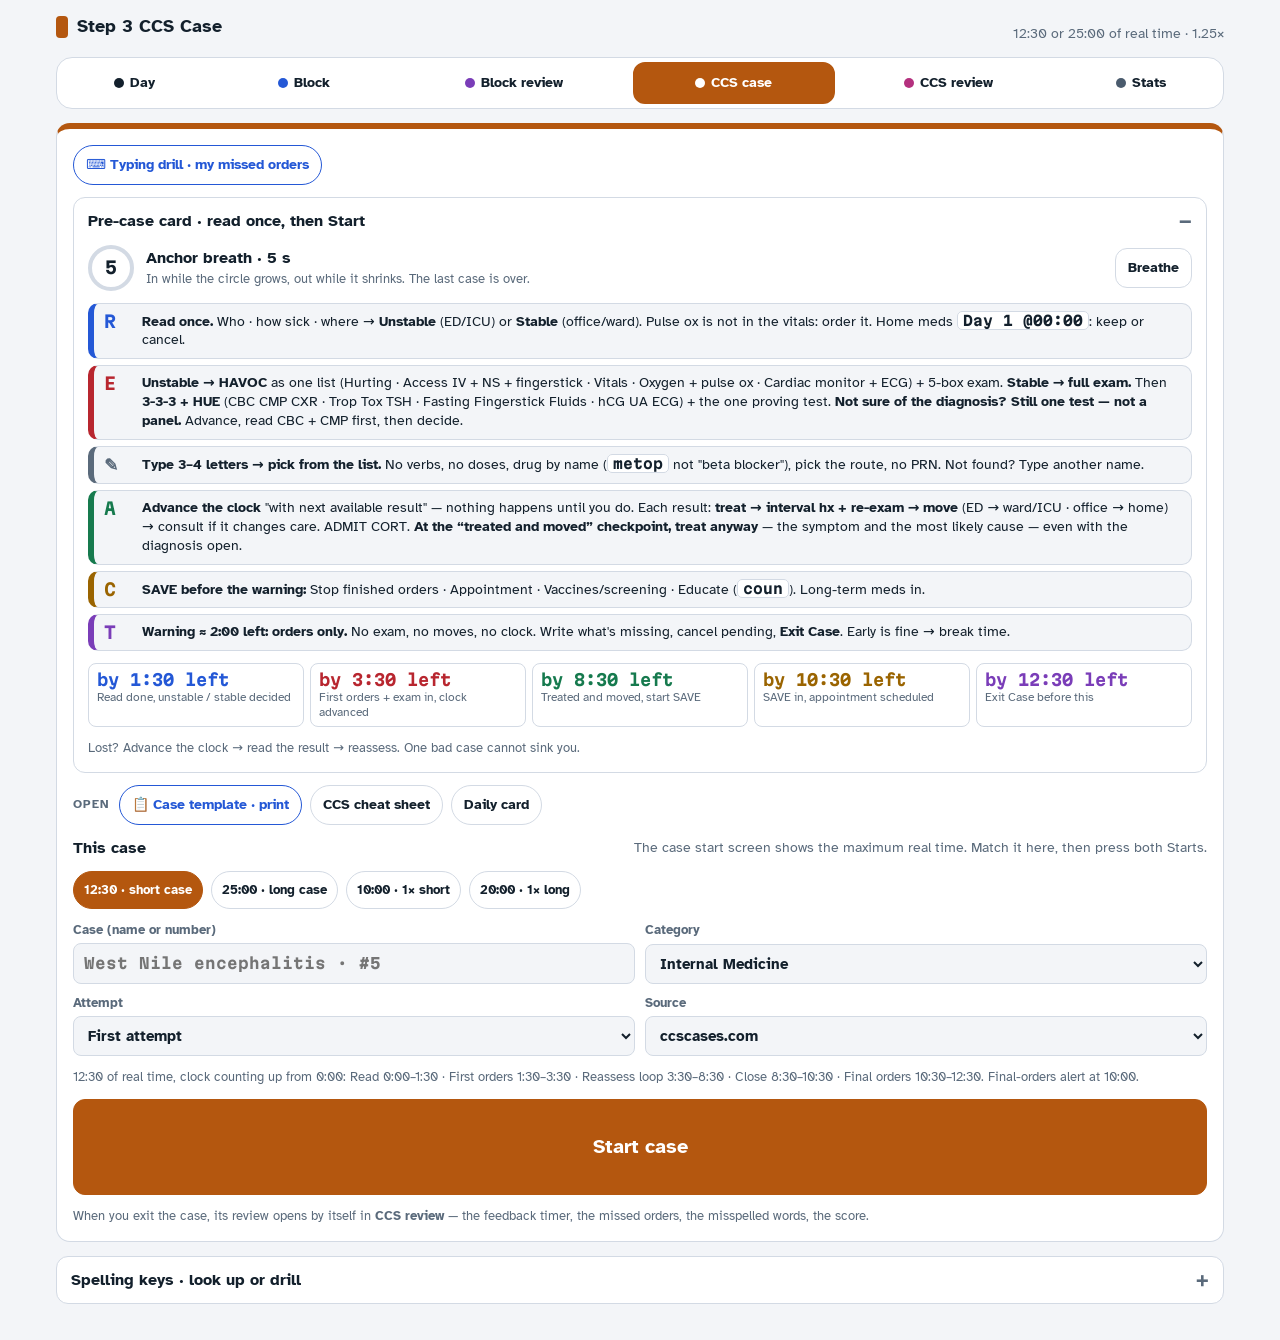
<file: ccs.html>
<!doctype html>
<html lang="en">
<head>
<meta charset="utf-8">
<meta name="viewport" content="width=device-width, initial-scale=1, viewport-fit=cover">
<title>Step 3 CCS Pacer</title>
<meta name="description" content="Real-time pacer for Step 3 CCS cases at 12:30 or 25:00 (1.25×): a count-up clock and phase band that need no tapping — read, first orders, reassess loop, close, final orders — plus the spelling drill and a short case log.">
<meta name="theme-color" media="(prefers-color-scheme: light)" content="#F3F5F8">
<meta name="theme-color" media="(prefers-color-scheme: dark)" content="#0E141B">
<meta name="mobile-web-app-capable" content="yes">
<meta name="apple-mobile-web-app-capable" content="yes">
<meta name="apple-mobile-web-app-status-bar-style" content="black-translucent">
<meta name="apple-mobile-web-app-title" content="CCS">
<link rel="manifest" href="./manifest-ccs.webmanifest">
<link rel="icon" href="./icons/ccs-192.png" type="image/png">
<link rel="apple-touch-icon" href="./icons/ccs-apple-touch-icon.png">
<link rel="stylesheet" href="https://fonts.googleapis.com/css2?family=Atkinson+Hyperlegible:wght@400;700&family=Martian+Mono:wght@500;700&display=swap">
<link rel="stylesheet" href="./shared.css">
<style>
/* Layout: the real-time clock and the phase strip are the hero; the order checklist sits beside it on wide
   screens and under it on a phone. The case ends into a short log form that feeds Stats. */
.clockcard{container-type:inline-size;user-select:none;-webkit-user-select:none;text-align:center;justify-items:center}
.clockrow{display:flex;align-items:baseline;justify-content:center;gap:12px;flex-wrap:wrap;width:100%}
.clock{font-family:var(--font-num);font-weight:700;font-size:clamp(56px,26cqi,180px);line-height:1;letter-spacing:-.03em;font-variant-numeric:tabular-nums;margin-top:4px;white-space:nowrap}
.clockof{font-family:var(--font-num);font-size:clamp(15px,5cqi,26px);color:var(--muted);font-variant-numeric:tabular-nums;white-space:nowrap}
.clockcard[data-tone="warn"] .clock{color:var(--warn)}
.clockcard[data-tone="crit"] .clock{color:var(--crit)}
.clockcard[data-tone="paused"] .clock{color:var(--muted)}
/* the phase as one big color band: name + what to do. Nothing on the live screen needs a tap. */
.phaseband{width:100%;border-radius:12px;padding:12px 14px;display:grid;gap:4px;text-align:left;background:var(--ph-bg);color:var(--on-ph)}
.phaseband .phname{font-size:clamp(22px,7cqi,34px);font-weight:700;line-height:1.1;letter-spacing:-.01em}
.phaseband .phtext{font-size:15px;line-height:1.35;text-wrap:balance;opacity:.95}
.clockcard[data-ph="read"]{--ph-bg:var(--ph-read)} .clockcard[data-ph="first"]{--ph-bg:var(--ph-emerg)} .clockcard[data-ph="loop"]{--ph-bg:var(--ph-assess)}
.clockcard[data-ph="close"]{--ph-bg:var(--ph-close)} .clockcard[data-ph="final"]{--ph-bg:var(--ph-term)} .clockcard[data-ph="paused"]{--ph-bg:var(--muted)}
.bigctl{display:grid;grid-template-columns:1fr minmax(24px,1fr) 1fr;gap:10px;width:100%;margin-top:6px}
.bigctl button{min-height:72px;font-size:17px}
.bigctl .exit{border-color:var(--fg)} .bigctl .exit.armed{border-color:var(--crit);color:var(--crit)}
.smallctl{display:flex;gap:8px;flex-wrap:wrap;justify-content:center;width:100%}
.smallctl button{min-height:40px;padding:8px 12px;font-size:14px}
.statetoggle button{min-height:38px;font-size:13px}
.optfold{width:100%;text-align:left}
.phases{width:100%;display:grid;gap:5px}
.strip{display:flex;gap:3px;height:12px}
.strip i{position:relative;height:100%;border-radius:6px;background:var(--line);overflow:hidden;min-width:0}
.strip i b{position:absolute;inset:0 auto 0 0;width:0;background:var(--accent);border-radius:6px}
.strip i.cur{box-shadow:inset 0 0 0 2px var(--accent)}
.strip i.cur b{background:var(--accent)}
.strip i.final b{background:var(--crit)}
.strip i.close b{background:var(--warn)}
.striplabels{display:flex;gap:3px;font-size:11px;color:var(--muted)}
.striplabels span{min-width:0;overflow:hidden;text-overflow:ellipsis;white-space:nowrap;text-align:center}
.phaseText{font-size:15px;color:var(--fg);text-wrap:balance;max-width:48ch;margin:0;line-height:1.35}
.nextline{font-size:13px;color:var(--muted);margin:0}
.statetoggle{display:grid;grid-template-columns:1fr 1fr;gap:8px;width:100%}
.statetoggle button{min-height:44px;font-size:14px}
.statetoggle button[aria-pressed="true"]{background:var(--fg);color:var(--bg);border-color:var(--fg)}
.checks{list-style:none;margin:0;padding:0;display:grid;gap:6px}
.checks li{display:grid;grid-template-columns:auto 1fr auto;gap:10px;align-items:center;border:1px solid var(--line);border-radius:10px;padding:8px 10px;cursor:pointer;min-width:0;user-select:none;-webkit-user-select:none}
.checks li:focus-visible{outline:3px solid var(--accent);outline-offset:1px}
.checks .box{width:26px;height:26px;border-radius:7px;border:2px solid var(--line);display:grid;place-items:center;font-weight:700;font-size:15px;color:var(--on-good)}
.checks li[data-state="done"]{border-color:var(--good);background:var(--good-bg)}
.checks li[data-state="done"] .box{background:var(--good);border-color:var(--good)}
.checks li[data-state="na"]{opacity:.6}
.checks li[data-state="na"] .box{color:var(--muted);border-style:dashed}
.checks li[data-state="na"] .lbl{text-decoration:line-through}
.checks .lbl{font-size:14px;line-height:1.3;min-width:0}
.checks .lbl small{display:block;color:var(--muted);font-size:12px}
.checks .at{font-family:var(--font-num);font-size:12px;color:var(--muted);font-variant-numeric:tabular-nums;white-space:nowrap}
.checks li.due{border-color:var(--accent)}
.legend{font-size:12px;color:var(--muted);margin:0}
.presets button[aria-pressed="true"]{background:var(--page);color:var(--on-c);border-color:var(--page)}
.setup .primary{width:100%}
.setup .row2{display:flex;gap:8px;flex-wrap:wrap}
/* the two sections of this page: the case (the clock) and its review (feedback timer, log, spelling) */
#toolsCard{order:9} #todayCard{order:5}
.hero .primary{width:100%}
.hero .row2{display:flex;gap:8px;flex-wrap:wrap}
.hero .row2 button,.hero .row2 a.btn{min-height:46px;padding:10px 14px}
a.btn{display:inline-flex;align-items:center;justify-content:center;border-radius:12px;border:1px solid var(--line);background:var(--surface);color:var(--fg);font-weight:700;font-size:15px;text-decoration:none;padding:10px 14px;min-height:44px}
.lenpick{display:flex;flex-wrap:wrap;gap:8px;align-items:center}
.lenpick .lbl{font-size:13px;color:var(--muted);font-weight:700;flex-basis:100%}
.lenpick button{min-height:44px;padding:6px 20px;font-size:16px;font-weight:700;font-family:var(--font-num);border-radius:999px}
.lenpick button[aria-pressed="true"]{background:var(--page);color:var(--on-c);border-color:var(--page)}
.todaylist{list-style:none;margin:0;padding:0;display:grid;gap:6px}
.todaylist li{display:grid;grid-template-columns:auto 1fr auto;gap:4px 10px;align-items:center;padding:8px 10px;border:1px solid var(--line);border-left:5px solid var(--page);border-radius:8px;font-size:14px;background:var(--bg)}
.todaylist li .n{font-family:var(--font-num);font-weight:700;font-size:16px}
.todaylist li .s{font-family:var(--font-num);font-weight:700}
.todaylist li small{grid-column:2/-1;color:var(--muted);font-size:12.5px}
/* missed orders: added one by one while the feedback is read */
.missedbox{display:grid;gap:8px;border:2px dashed var(--page);border-radius:12px;padding:10px 12px;min-width:0}
.missedbox > label{font-weight:700;font-size:14.5px;color:var(--fg);display:block}
.missedbox > label small{display:block;font-weight:400;color:var(--muted);font-size:12.5px}
.madd{display:grid;grid-template-columns:minmax(0,1fr) auto;gap:8px}
.madd input{width:100%;min-width:0;min-height:46px}
.madd button{min-height:46px;padding:8px 20px;font-weight:700;font-size:16px;background:var(--page);color:var(--on-c);border-color:var(--page)}
.mchips{list-style:none;margin:0;padding:0;display:flex;flex-wrap:wrap;gap:6px}
.mchips li{display:inline-flex;align-items:center;gap:6px;max-width:100%;background:var(--surface);border:1px solid var(--page);border-left:5px solid var(--page);border-radius:8px;padding:4px 4px 4px 10px;font-size:15px;font-weight:700;overflow-wrap:anywhere}
.mchips li button{flex:none;min-height:32px;min-width:32px;padding:0 6px;border-radius:6px;font-size:15px;line-height:1}
.mchips li.empty{border:0;background:none;color:var(--muted);font-weight:400;font-size:13.5px;padding:0}
.mmsg{margin:0;font-size:13px;font-weight:700;color:var(--warn)}
.mprev{display:flex;flex-wrap:wrap;gap:6px;align-items:center}
.mprev[hidden]{display:none}
.mprev .lbl{font-size:12.5px;color:var(--muted);font-weight:700;flex-basis:100%}
.mprev button{min-height:38px;padding:4px 12px;font-size:14px;border-radius:999px;max-width:100%;overflow-wrap:anywhere;text-align:left}
.mprev button small{color:var(--muted);font-family:var(--font-num);font-weight:700}
.mostmissed{list-style:none;margin:0;padding:0;display:flex;flex-wrap:wrap;gap:6px}
.mostmissed li{display:inline-flex;align-items:baseline;gap:8px;max-width:100%;border:1px solid var(--line);border-left:5px solid var(--page);border-radius:8px;padding:6px 10px;font-size:15px;font-weight:700;background:var(--bg);overflow-wrap:anywhere}
.mostmissed li small{font-family:var(--font-num);color:var(--page);font-weight:700;font-size:13px;white-space:nowrap}
/* the cases done since the plan began */
.bigcount{display:flex;align-items:center;gap:14px;margin:0}
.bigcount b{font-family:var(--font-num);font-size:52px;line-height:1;color:var(--c-ccs)}
.bigcount span{font-weight:700;font-size:16px;line-height:1.3}
.bigcount span small{display:block;font-weight:400;color:var(--muted);font-size:13px}
.sincelist{list-style:none;margin:0;padding:0;display:grid;gap:4px}
.sincelist li{display:grid;grid-template-columns:92px 1fr;gap:10px;align-items:center;padding:5px 0;border-bottom:1px solid var(--line2);font-size:14px}
.sincelist li .d{color:var(--muted);font-weight:700;font-size:13px}
.sincelist li .c{display:flex;flex-wrap:wrap;gap:5px}
.sincelist i{font-style:normal;font-family:var(--font-num);font-weight:700;font-size:14px;min-width:40px;text-align:center;padding:3px 6px;border-radius:6px;background:var(--surface);border:1px solid var(--line)}
.sincelist i.long{border:2px solid var(--c-ccs)}
.sincelist i.new{background:var(--c-ccs);color:var(--on-c);border-color:var(--c-ccs)}
.sincekey{display:flex;flex-wrap:wrap;gap:6px 14px;font-size:12.5px;color:var(--muted);margin:8px 0 0}
.sincekey i{font-style:normal;font-family:var(--font-num);font-weight:700;padding:1px 6px;border-radius:5px;border:1px solid var(--line);margin-right:4px}
.sincekey i.long{border:2px solid var(--c-ccs)} .sincekey i.new{background:var(--c-ccs);color:var(--on-c);border-color:var(--c-ccs)}
#missedCard{order:6} #sinceCard{order:7}
.aftersave{display:grid;gap:8px;border:2px solid var(--good);border-radius:12px;padding:12px;background:var(--good-bg)}
.aftersave p{margin:0;font-weight:700;color:var(--good)}
.aftersave .row2 button.primary{min-height:56px;font-size:17px;flex:1 1 180px}
.done .row2{display:flex;gap:8px;flex-wrap:wrap}
.done .row2 button{min-height:44px;padding:10px 14px}
.done .line{font-family:var(--font-num);font-size:14px;padding:10px 12px;border:1px dashed var(--line);border-radius:8px;background:var(--bg);overflow-x:auto;white-space:nowrap;margin:0}
.missed{display:grid;grid-template-columns:repeat(auto-fit,minmax(200px,1fr));gap:6px;font-size:14px}
.missed span{border:1px solid var(--line);border-radius:8px;padding:6px 10px;color:var(--warn)}
.missed span.ok{color:var(--good)}
.scoreinput{font-size:22px!important}
.revbox{display:grid;gap:10px;border:1px solid var(--line);border-radius:12px;padding:12px 14px;background:var(--bg);container-type:inline-size}
.revbox .revclock{font-family:var(--font-num);font-weight:700;font-size:clamp(40px,14cqi,88px);line-height:1;letter-spacing:-.03em;font-variant-numeric:tabular-nums;text-align:center}
.revbox[data-tone="warn"] .revclock{color:var(--warn)}
.revbox[data-tone="crit"] .revclock{color:var(--crit)}
.revbox[data-tone="done"] .revclock{color:var(--good)}
.revbox .ring{position:relative;width:100%;height:10px;border-radius:5px;background:var(--line);overflow:hidden}
.revctl{display:flex;flex-wrap:wrap;gap:8px;justify-content:center}
.revctl button{min-height:42px;padding:6px 14px;font-size:14px;font-weight:700}
.revbox .ring i{position:absolute;inset:0 auto 0 0;width:0;background:var(--good);border-radius:5px}
.revbox[data-tone="crit"] .ring i{background:var(--crit)}
/* Pre-case card (setup), protocol lines (live) and the spelling drill (setup). Phase colors: R blue, E red, A green, C amber, T violet. */
:root{--ph-read:#2458D6;--ph-emerg:#B8262F;--ph-assess:#167A4E;--ph-close:#9A6400;--ph-term:#7A3DB8;--on-ph:#FFFFFF}
@media (prefers-color-scheme: dark){:root:not([data-theme="light"]){--ph-read:#7EA2FF;--ph-emerg:#FF6B70;--ph-assess:#4FCF8E;--ph-close:#F2B13F;--ph-term:#C4A6FF;--on-ph:#0B1220}}
:root[data-theme="dark"]{--ph-read:#7EA2FF;--ph-emerg:#FF6B70;--ph-assess:#4FCF8E;--ph-close:#F2B13F;--ph-term:#C4A6FF;--on-ph:#0B1220}
.precase{display:grid;gap:6px}
.precase .st{display:grid;grid-template-columns:30px 1fr;gap:8px;align-items:start;border:1px solid var(--line);border-left-width:6px;border-radius:10px;padding:8px 10px;background:var(--bg);font-size:14px;line-height:1.35}
.precase .st b.l{font-family:var(--font-num);font-size:17px;line-height:1.1}
.precase .st[data-ph="read"]{border-left-color:var(--ph-read)} .precase .st[data-ph="read"] b.l{color:var(--ph-read)}
.precase .st[data-ph="emerg"]{border-left-color:var(--ph-emerg)} .precase .st[data-ph="emerg"] b.l{color:var(--ph-emerg)}
.precase .st[data-ph="assess"]{border-left-color:var(--ph-assess)} .precase .st[data-ph="assess"] b.l{color:var(--ph-assess)}
.precase .st[data-ph="close"]{border-left-color:var(--ph-close)} .precase .st[data-ph="close"] b.l{color:var(--ph-close)}
.precase .st[data-ph="term"]{border-left-color:var(--ph-term)} .precase .st[data-ph="term"] b.l{color:var(--ph-term)}
.precase .st[data-ph="key"]{border-left-color:var(--muted)} .precase .st[data-ph="key"] b.l{color:var(--muted)}
.precase .st .k{font-family:var(--font-num);font-weight:700;background:var(--surface);border:1px solid var(--line);border-radius:5px;padding:0 5px;white-space:nowrap}
.breath{display:flex;align-items:center;gap:12px;flex-wrap:wrap}
.breath .ring{width:46px;height:46px;border-radius:50%;border:4px solid var(--line);display:grid;place-items:center;font-family:var(--font-num);font-weight:700;font-size:17px;transition:transform .9s ease-in-out,border-color .9s}
.breath .ring.in{transform:scale(1.22);border-color:var(--good)} .breath .ring.out{transform:scale(.9);border-color:var(--accent)}
@media (prefers-reduced-motion: reduce){.breath .ring{transition:none}}
.cps{display:grid;grid-template-columns:repeat(auto-fit,minmax(105px,1fr));gap:6px}
.cps div{border-radius:8px;padding:6px 8px;border:1px solid var(--line);font-size:12px;line-height:1.25;color:var(--muted)}
.cps div b{display:block;font-family:var(--font-num);font-size:16px;color:var(--fg)}
.proto{list-style:none;margin:0;padding:0;display:grid;gap:4px;width:100%;text-align:left}
.proto li{display:grid;grid-template-columns:auto 1fr;gap:8px;align-items:start;padding:6px 10px;border:1px solid var(--line);border-radius:8px;background:var(--bg);font-size:14px;line-height:1.35}
.proto li b{font-family:var(--font-num);font-size:12px;white-space:nowrap;padding-top:2px}
.proto li[data-ph="read"] b{color:var(--ph-read)} .proto li[data-ph="emerg"] b{color:var(--ph-emerg)} .proto li[data-ph="assess"] b{color:var(--ph-assess)} .proto li[data-ph="close"] b{color:var(--ph-close)} .proto li[data-ph="term"] b{color:var(--ph-term)}
.proto li.hint{border-style:dashed;color:var(--muted)}
.proto .k{font-family:var(--font-num);font-weight:700;background:var(--surface);border:1px solid var(--line);border-radius:5px;padding:0 5px;white-space:nowrap;font-size:13px}
.keysearch{display:grid;gap:8px}
.keysearch input{font:inherit;font-size:16px;padding:10px 12px;border-radius:10px;border:1px solid var(--line);background:var(--bg);color:var(--fg);width:100%;min-width:0}
.keysearch input:focus-visible{outline:3px solid var(--accent);outline-offset:1px}
.keylist{display:grid;gap:4px;max-height:280px;overflow:auto}
.keylist div{display:grid;grid-template-columns:1fr auto;gap:4px 10px;padding:6px 10px;border:1px solid var(--line);border-radius:8px;font-size:14px;background:var(--bg)}
.keylist div .k{font-family:var(--font-num);font-weight:700;color:var(--accent)}
.keylist div small{grid-column:1/-1;color:var(--muted);font-size:12px}
.drill{display:grid;gap:8px}
.drill .prompt{font-size:20px;font-weight:700;min-height:1.3em;text-wrap:balance}
.drill .row{display:flex;gap:8px;flex-wrap:wrap;align-items:center}
.drill input{font:inherit;font-family:var(--font-num);font-size:20px;padding:10px 12px;border-radius:10px;border:2px solid var(--line);background:var(--bg);color:var(--fg);flex:1 1 160px;min-width:0;text-transform:lowercase}
.drill input:focus-visible{outline:3px solid var(--accent);outline-offset:1px}
.drill .fb{font-size:15px;min-height:1.4em}
.drill .fb.ok{color:var(--good)} .drill .fb.bad{color:var(--crit)}
.drill .score{font-family:var(--font-num);font-size:14px;color:var(--muted)}
.drill .drillopts{grid-template-columns:1fr 1fr 90px}
@media (max-width:520px){.drill .drillopts{grid-template-columns:1fr 1fr}}
.drill .hint{margin:0;font-size:15px;letter-spacing:.06em;color:var(--muted);overflow-wrap:anywhere}
.drill .hint b{color:var(--fg);letter-spacing:.12em}
.keylist div .m{grid-column:1/-1;font-size:12px;color:var(--crit);font-weight:700}
.lenquick{display:flex;flex-wrap:wrap;gap:8px;align-items:center;justify-content:center;width:100%}
.lenquick .lbl{font-size:12px;color:var(--muted);font-weight:700}
.lenquick button{min-height:40px;padding:6px 18px;font-size:15px;font-weight:700;font-family:var(--font-num);border-radius:999px}
.lenquick button[aria-pressed="true"]{background:var(--fg);color:var(--bg);border-color:var(--fg)}
.lenswitch{display:flex;flex-wrap:wrap;gap:6px;align-items:center;justify-content:center;width:100%}
.lenswitch .lbl{font-size:12px;color:var(--muted);font-weight:700}
.lenswitch button{min-height:34px;padding:4px 10px;font-size:13px;font-family:var(--font-num)}
.lenswitch button[aria-pressed="true"]{background:var(--fg);color:var(--bg);border-color:var(--fg)}
.mywords{display:grid;gap:8px;border-top:1px solid var(--line);padding-top:10px}
.mywords .row{display:flex;gap:8px;flex-wrap:wrap}
.mywords input{font:inherit;font-size:16px;padding:10px 12px;border-radius:10px;border:1px solid var(--line);background:var(--bg);color:var(--fg);flex:1 1 140px;min-width:0}
.mywords input:focus-visible{outline:3px solid var(--accent);outline-offset:1px}
.wordlist{list-style:none;margin:0;padding:0;display:grid;gap:4px;max-height:260px;overflow:auto}
.wordlist li{display:grid;grid-template-columns:1fr auto;gap:4px 10px;align-items:center;padding:6px 10px;border:1px solid var(--line);border-radius:8px;font-size:14px;background:var(--bg)}
.wordlist li b{font-family:var(--font-num)}
.wordlist li small{display:block;color:var(--muted);font-size:12px}
.wordlist li button{min-height:32px;padding:4px 10px;font-size:13px}
.wordlist li.empty{color:var(--muted);border-style:dashed}
@media (min-width:820px) and (min-height:520px){
  .clockcard{padding:22px 20px 18px}
}
</style>
</head>
<body>
<div class="wrap">
  <header class="top">
    <h1 id="pageTitle">Step 3 CCS Case</h1>
    <p class="tag" id="tagline">12:30 or 25:00 of real time · 1.25×</p>
  </header>
  <nav id="pnav" aria-label="Pages"></nav>
  <div id="breakBand" hidden></div>

  <!-- SETUP -->
  <section class="card setup full" id="setup">
    <div class="quicklinks" aria-label="Typing drill"><a href="#drill" data-kind="in" id="qlDrill">⌨ Typing drill · my missed orders</a></div>
    <details class="fold" id="precaseFold" open>
      <summary>Pre-case card · read once, then Start</summary>
      <div class="body">
        <div class="breath">
          <div class="ring" id="ring">5</div>
          <div style="flex:1 1 180px;min-width:0"><b>Anchor breath · 5 s</b><p class="note">In while the circle grows, out while it shrinks. The last case is over.</p></div>
          <button type="button" class="small" id="btnBreath">Breathe</button>
        </div>
        <div class="precase">
          <div class="st" data-ph="read"><b class="l">R</b><div><b>Read once.</b> Who · how sick · where → <b>Unstable</b> (ED/ICU) or <b>Stable</b> (office/ward). Pulse ox is not in the vitals: order it. Home meds <span class="k">Day 1 @00:00</span>: keep or cancel.</div></div>
          <div class="st" data-ph="emerg"><b class="l">E</b><div><b>Unstable → HAVOC</b> as one list (Hurting · Access IV + NS + fingerstick · Vitals · Oxygen + pulse ox · Cardiac monitor + ECG) + 5-box exam. <b>Stable → full exam.</b> Then <b>3-3-3 + HUE</b> (CBC CMP CXR · Trop Tox TSH · Fasting Fingerstick Fluids · hCG UA ECG) + the one proving test. <b>Not sure of the diagnosis? Still one test — not a panel.</b> Advance, read CBC + CMP first, then decide.</div></div>
          <div class="st" data-ph="key"><b class="l">✎</b><div><b>Type 3–4 letters → pick from the list.</b> No verbs, no doses, drug by name (<span class="k">metop</span> not "beta blocker"), pick the route, no PRN. Not found? Type another name.</div></div>
          <div class="st" data-ph="assess"><b class="l">A</b><div><b>Advance the clock</b> "with next available result" — nothing happens until you do. Each result: <b>treat → interval hx + re-exam → move</b> (ED → ward/ICU · office → home) → consult if it changes care. ADMIT CORT. <b>At the “treated and moved” checkpoint, treat anyway</b> — the symptom and the most likely cause — even with the diagnosis open.</div></div>
          <div class="st" data-ph="close"><b class="l">C</b><div><b>SAVE before the warning:</b> Stop finished orders · Appointment · Vaccines/screening · Educate (<span class="k">coun</span>). Long-term meds in.</div></div>
          <div class="st" data-ph="term"><b class="l">T</b><div><b>Warning ≈ 2:00 left: orders only.</b> No exam, no moves, no clock. Write what's missing, cancel pending, <b>Exit Case</b>. Early is fine → break time.</div></div>
        </div>
        <div class="cps" id="cps" aria-label="Exam-clock checkpoints"></div>
        <p class="note">Lost? Advance the clock → read the result → reassess. One bad case cannot sink you.</p>
      </div>
    </details>
    <div class="quicklinks" aria-label="Shortcuts">
      <span class="ql">Open</span>
      <a href="./template.html" data-kind="in">📋 Case template · print</a>
      <a href="https://claude.ai/artifact/Cwf9KyimSGTQvzEjEBr3HG" target="_blank" rel="noopener">CCS cheat sheet</a>
      <a href="https://claude.ai/artifact/CkBRBNXXbywkG2HdLAcEbe" target="_blank" rel="noopener">Daily card</a>
    </div>
    <div class="rowhead"><h2>This case</h2><span class="meta">The case start screen shows the maximum real time. Match it here, then press both Starts.</span></div>
    <div class="presets" id="presets" aria-label="Case length">
      <button type="button" data-len="750" aria-pressed="true">12:30 · short case</button>
      <button type="button" data-len="1500" aria-pressed="false">25:00 · long case</button>
      <button type="button" data-len="600" aria-pressed="false">10:00 · 1× short</button>
      <button type="button" data-len="1200" aria-pressed="false">20:00 · 1× long</button>
    </div>
    <div class="form">
      <label>Case (name or number)<input type="text" id="sLabel" placeholder="West Nile encephalitis · #5" autocomplete="off"></label>
      <label>Category<select id="sCat"><option>Internal Medicine</option><option>Emergency Medicine</option><option>Pediatrics</option><option>OB/GYN</option><option>Neurology</option><option>Psychiatry</option><option>Surgery</option><option>Other</option></select></label>
      <label>Attempt<select id="sAttempt"><option value="first">First attempt</option><option value="repeat">Repeat</option></select></label>
      <label>Source<select id="sSource"><option value="ccscases">ccscases.com</option><option value="official">Official practice cases</option><option value="other">Other</option></select></label>
    </div>
    <p class="note" id="sDay" hidden></p>
    <p class="note" id="sPlan"></p>
    <button class="primary" id="btnStart" type="button">Start case</button>
    <p class="note">When you exit the case, its review opens by itself in <b>CCS review</b> — the feedback timer, the missed orders, the misspelled words, the score.</p>
  </section>

  <!-- REVIEW · nothing waiting: start the feedback timer for a case run without the pacer -->
  <section class="card hero full" id="revHome" hidden>
    <div class="rowhead"><h2>Review a case</h2><span class="meta">Feedback once · the missed orders · the misspelled words</span></div>
    <p class="note" id="revHomeNote">A case you run in <b>CCS case</b> opens its review here by itself when you exit it. For a case run without the pacer, start the feedback timer here.</p>
    <div class="form">
      <label class="wide">Case number<input type="text" id="rLabel" placeholder="#116" autocomplete="off"></label>
      <div class="lenpick wide" id="rLen" aria-label="Case length"><span class="lbl">Case length</span><button type="button" data-len="750" aria-pressed="true">12:30</button><button type="button" data-len="1500" aria-pressed="false">25:00</button></div>
    </div>
    <button class="primary" id="btnReviewOnly" type="button">Start feedback timer · <span id="revOnlyLen">10:00</span></button>
  </section>

  <!-- REVIEW · a case is running -->
  <section class="card hero full" id="revWait" hidden>
    <div class="rowhead"><h2>A case is running</h2><span class="meta num" id="rwMeta"></span></div>
    <p class="modeText">Its review opens here by itself when you exit the case.</p>
    <button class="primary" id="btnToCase" type="button">Back to the case</button>
  </section>

  <!-- CASE · the case has ended, its review is waiting -->
  <section class="card hero full" id="caseEnded" hidden>
    <div class="rowhead"><h2 id="ceTitle">Case ended</h2><span class="meta num" id="ceMeta"></span></div>
    <p class="modeText" id="ceText">Next: its feedback, once.</p>
    <button class="primary" id="btnToReview" type="button">Go to its review →</button>
    <div class="row2"><button id="btnResume2" type="button" hidden>Exited by mistake — back into the case</button><button id="btnNextCase2" type="button" class="primary" hidden>Start the next case →</button></div>
  </section>

  <div class="full" id="toolsCard">
    <details class="fold" id="keysFold">
      <summary>Spelling keys · look up or drill</summary>
      <div class="body">
        <div class="keysearch">
          <input type="search" id="keyQ" placeholder="Type an order: pulse, ceft, hydral…" autocomplete="off" aria-label="Search spelling keys">
          <div class="keylist" id="keyList"></div>
        </div>
        <div class="drill" id="drill">
          <div class="rowhead"><h2>Drill</h2><span class="score" id="drillScore"></span></div>
          <div class="form drillopts">
            <label>Set<select id="drillSet">
              <option value="top">My missed orders · highest yield first</option>
              <option value="missed">Older list · missed Oct 13–26 + my words</option>
              <option value="mine">My misspelled words only</option>
              <option value="all">All orders + my words</option>
              <option value="proc">Procedures &amp; surgeries</option>
              <option value="med">Drugs</option>
              <option value="lab">Labs</option>
              <option value="img">Imaging</option>
              <option value="close">Consults · counseling · vaccines</option>
              <option value="stab">Stabilize · monitor</option>
            </select></label>
            <label>Mode<select id="drillMode">
              <option value="keys">Keys · letters to type</option>
              <option value="spell">Spelling · whole word</option>
            </select></label>
            <label>How many<select id="drillN"><option value="10">10</option><option value="20">20</option><option value="40">40</option></select></label>
          </div>
          <p class="note" id="drillHelp">Keys: I show the order, you type the letters you would type (the key or more) — enough to beat the look-alikes. Spelling: I say the order and show its shape; you type the whole name, every letter. Enter to check.</p>
          <div class="prompt" id="drillPrompt">Press Start drill.</div>
          <p class="hint num" id="drillHint" hidden></p>
          <div class="row">
            <input type="text" id="drillIn" autocomplete="off" autocapitalize="off" spellcheck="false" inputmode="latin" aria-label="Letters you would type" disabled>
            <button type="button" class="small" id="btnSay" hidden>🔊 Say it</button>
            <button type="button" class="small" id="btnDrillCheck" disabled>Check</button>
            <button type="button" class="small" id="btnDrill">Start drill</button>
            <button type="button" class="small" id="btnDrillTop" hidden>From the top</button>
          </div>
          <div class="fb" id="drillFb"></div>
          <p class="note" id="drillMissList" hidden></p>
        </div>
        <div class="mywords" id="mywords">
          <div class="rowhead"><h2>My misspelled words</h2><span class="score" id="wordsMeta"></span></div>
          <p class="note">The ccscases feedback doesn't show what you mistyped — write it here while you remember. Spell it correctly; the drill will say it and make you type it. They sync with your cases.</p>
          <div class="row">
            <input type="text" id="wordIn" placeholder="word, spelled right" autocomplete="off" autocapitalize="off" spellcheck="false" aria-label="Word, spelled correctly">
            <input type="text" id="wordNote" placeholder="what it is (optional)" autocomplete="off" aria-label="What it is">
            <button type="button" class="small" id="btnWordAdd">Add</button>
          </div>
          <ul class="wordlist" id="wordList"></ul>
        </div>
      </div>
    </details>
  </div>

  <div class="colL" id="colL" hidden>
    <section class="card clockcard" id="clockcard" data-tone="normal" data-ph="read" aria-live="polite">
      <div class="banner" id="banner" hidden></div>
      <div class="rowhead" style="width:100%">
        <span class="pill" data-kind="accent" id="pill">Read</span>
        <span class="meta" id="metaCase"></span>
      </div>
      <div class="clockrow"><div class="clock" id="clock">0:00</div><div class="clockof" id="clockOf">of 12:30</div></div>
      <div class="lenquick" id="lenquick" aria-label="Case length — switch at any moment, the time used stays">
        <span class="lbl">Case length</span>
        <button type="button" data-len="750" aria-pressed="true">12:30</button><button type="button" data-len="1500" aria-pressed="false">25:00</button>
      </div>
      <div class="phases">
        <div class="strip" id="strip"></div>
        <div class="striplabels" id="striplabels"></div>
      </div>
      <div class="phaseband" id="phaseband"><b class="phname" id="phname">Read</b><span class="phtext" id="phaseText"></span></div>
      <p class="nextline" id="nextline"></p>
      <ul class="proto" id="proto" aria-label="Protocol for this phase"></ul>
      <div class="statetoggle" id="statetoggle" aria-label="Patient (optional, changes the protocol lines)">
        <button type="button" data-state="unstable" aria-pressed="false">Unstable · ED</button>
        <button type="button" data-state="stable" aria-pressed="false">Stable · office / ward</button>
      </div>
      <div class="bigctl">
        <button id="btnPause" type="button">Pause<br><small>practice only</small></button>
        <span aria-hidden="true"></span>
        <button class="exit" id="btnEnd" type="button">Exit case</button>
      </div>
      <div class="smallctl">
        <button id="btnUndo" type="button" disabled>Undo</button>
        <button id="btnAbort" type="button">Discard</button>
        <button id="btnSound" type="button" aria-pressed="true">Sound on</button>
        <button id="btnPip" type="button" hidden>Float the clock</button>
      </div>
      <p class="livestatus" id="liveStatus"></p>
    </section>
  </div>

  <div class="colR" id="colR" hidden>
    <details class="fold optfold" id="lenFold">
      <summary>Other case lengths · 10:00 · 20:00</summary>
      <div class="body">
        <div class="lenswitch" id="lenswitch" aria-label="Case length">
          <span class="lbl">Keeps the time used, re-cuts the phases:</span>
          <button type="button" data-len="750">12:30</button><button type="button" data-len="1500">25:00</button>
          <button type="button" data-len="600">10:00</button><button type="button" data-len="1200">20:00</button>
        </div>
      </div>
    </details>
    <details class="fold optfold" id="checksFold">
      <summary>Order checklist · optional</summary>
      <div class="body">
        <ul class="checks" id="checks"></ul>
        <p class="legend">Optional: tap when done, tap again for "not needed". It is only a reminder for you; Stats no longer scores these taps — ccscases.com has the real feedback.</p>
      </div>
    </details>
    <details class="fold" id="rulesFold">
      <summary>Rules for a CCS case</summary>
      <div class="body">
        <ol class="rules">
          <li><b>Real time is the only clock that can end the case.</b> Simulated time moves only when you advance it, and no order is carried out until it does. In the ED advance "with next available result", in small steps. <b>"Call / see me as needed" sends the patient home and effectively ends the case</b> — only when you are done.</li>
          <li><b>Read once:</b> intro, vitals, history. One line: who, how sick, where. Unstable → HAVOC + 5-box exam. Stable → full exam. Pulse ox is not in the vitals. Home meds show as Day 1 @00:00: keep or cancel.</li>
          <li><b>Order entry (USMLE):</b> the clerk recognizes the <b>first three characters</b> and shows a list — type 3–4 letters, read, pick. No verbs, no doses. Drugs by trade or generic name, never a class. You pick the route (IV, PO, IM, SQ, IN…). No PRN; IV fluids are continuous. Not recognized? Retype it another way.</li>
          <li><b>After every batch of results:</b> treat → interval history + repeat exam → move the patient (ward / ICU / home) → consult if it changes care. Then advance again. Admission = ADMIT CORT.</li>
          <li><b>SAVE before the warning:</b> Stop finished orders, Appointment, Vaccines/screening, Educate. After the Case-end screen you can no longer examine, change location, schedule a follow-up or advance the clock — only write and cancel orders.</li>
          <li><b>Scoring (USMLE):</b> indicated actions earn, risky non-indicated actions subtract, timing and sequence count ("after a delay in simulated time may receive no credit"), restraint is scored when it is the standard. Counseling carries little weight unless relevant, but is not penalized.</li>
          <li><b>The software warns you at about two minutes of real time.</b> From then on: final orders only. Then Exit Case — the case does not end until you click it or real time runs out.</li>
          <li><b>Finishing early is fine.</b> Unused case time becomes break time on exam day (your letter: 85 min + unused time). Don't use the clock up for its own sake.</li>
        </ol>
        <p class="note">Exam day 4: 13–14 cases, about half of them long ones. ~4½ hours of case time, 85 minutes of breaks: 10 after case 3, lunch 25 after case 7, 10 after case 10, 10 after case 12, 30 spare.</p>
        <p class="note">After the case: the feedback review timer is 10:00 for a 12:30 case and 15:00 for a 25:00 case (Settings). Read the feedback once on ccscases.com, write the words you misspelled, save. A retry is a different day. The ccscases Report Card is the record of scores and feedback; this log only keeps what it cannot: case number, length, your misspelled words.</p>
        <p class="note">The clock counts up from 0:00 like the real-time clock on ccscases.com (the real exam shows no running real-time clock: you see the maximum time before the case and get one warning at about two minutes left). The phase band, the checkpoints and the final-orders alert move on their own; nothing needs a tap until Exit Case.</p>
        <p class="note">Hidden app: iPad — open the pacer from the Home Screen icon and allow notifications, otherwise split screen beside ccscases (a hidden web app on iPad cannot play sound). Android — notifications plus "Keep running in the background". Mac — notifications. Whatever happened while it was hidden is caught up when you come back. Keys: <kbd>1</kbd>–<kbd>8</kbd> tick a checklist item · <kbd>Z</kbd> undo · <kbd>U</kbd> unstable · <kbd>S</kbd> stable · <kbd>P</kbd> pause · <kbd>X</kbd> exit case.</p>
      </div>
    </details>
    <details class="fold" id="settingsFold">
      <summary>Settings</summary>
      <div class="body">
        <fieldset id="settingsFs">
          <div class="form">
            <label>Final-orders alert (mm:ss before the end)<input type="text" id="fFinal" value="2:30" inputmode="numeric"></label>
            <label>Feedback review, 12:30 case (mm:ss)<input type="text" id="fRevShort" value="10:00" inputmode="numeric"></label>
            <label>Feedback review, 25:00 case (mm:ss)<input type="text" id="fRevLong" value="15:00" inputmode="numeric"></label>
            <label>Theme<select id="fTheme"><option value="system">Match device</option><option value="light">Light</option><option value="dark">Dark</option></select></label>
            <label>Case clock<select id="fClock"><option value="up">Counts up from 0:00 (like ccscases)</option><option value="down">Counts down to 0:00</option></select></label>
          </div>
          <div class="formrow"><button type="button" id="btnApply">Save settings</button><span class="note" id="settingsMsg"></span></div>
        </fieldset>
        <p class="note" id="settingsLock" hidden></p>
        <div class="rowhead"><h2>Breaks</h2><span class="meta">Shared by all pacer pages</span></div>
        <div id="brkSettings"></div>
        <p class="note">After a case: the break starts when the feedback review timer ends (or when you save the case, if you did not run that timer).</p>
        <div class="rowhead"><h2>Background &amp; sound</h2><span class="meta">Shared by all pacer pages</span></div>
        <div id="bgSettings"></div>
      </div>
    </details>
  </div>

  <!-- DONE -->
  <section class="card done full" id="done" hidden>
    <div class="rowhead"><h2 id="doneTitle">Review this case</h2><span class="meta" id="doneMeta"></span></div>
    <ul class="stats" id="doneStats"></ul>
    <div class="missed" id="doneChecks"></div>
    <div class="row2"><button id="btnResume" type="button" hidden>Exited by mistake — back into the case</button></div>

    <p class="stepcap"><b>1</b><span>Read the feedback once<small>on ccscases.com — the timer keeps it short</small></span></p>
    <section class="revbox" id="revbox">
      <div class="rowhead"><h2>Feedback review</h2><span class="meta" id="revMeta"></span></div>
      <div class="revclock" id="revClock">10:00</div>
      <div class="ring"><i id="revFill"></i></div>
      <p class="phaseText" id="revText">Open the feedback. Read it top to bottom once: every order you missed, in the order the case wanted them. The one that matters most goes in the box below. No retry now.</p>
      <div class="row2"><button class="primary good" id="btnRevStart" type="button" style="min-height:56px;font-size:17px">Start review · 10:00</button></div>
      <div class="revctl" id="revCtl" hidden>
        <button type="button" data-rev="-60">−1:00</button><button type="button" data-rev="60">+1:00</button><button type="button" data-rev="300">+5:00</button>
        <button type="button" id="btnRevEnd">Feedback read ✓ · end the timer</button>
      </div>
    </section>
    <p class="stepcap"><b>2</b><span>Write down<small>the orders you missed, the words you misspelled, the score</small></span></p>
    <div class="form">
      <div class="wide missedbox" id="missedBox">
        <label for="mIn">Missed orders<small>from the feedback — add them one by one while you read. Type 3–4 letters and pick, like in the exam.</small></label>
        <div class="madd">
          <input type="text" id="mIn" list="mList" placeholder="e.g. lip… → Lipid panel" autocomplete="off" autocapitalize="off" spellcheck="false" maxlength="60" enterkeyhint="done" aria-describedby="mMsg">
          <button type="button" id="mAdd">Add</button>
        </div>
        <datalist id="mList"></datalist>
        <p class="mmsg" id="mMsg" hidden></p>
        <ul class="mchips" id="mChips" aria-label="Missed orders of this case"></ul>
        <div class="mprev" id="mPrev" hidden></div>
      </div>
      <label>Case (name or number)<input type="text" id="dLabel" autocomplete="off" placeholder="#5"></label>
      <label>Case length<select id="dLen"><option value="750">12:30 · short</option><option value="1500">25:00 · long</option><option value="600">10:00 · 1× short</option><option value="1200">20:00 · 1× long</option></select></label>
      <label class="wide">Words you misspelled in this case (comma-separated — they go into the drill)<input type="text" id="dWords" placeholder="e.g. colchicine, ampicillin sulbactam" autocomplete="off" maxlength="300"></label>
      <label>Score from ccscases (%, optional)<input type="number" id="dScore" class="scoreinput" min="0" max="100" inputmode="numeric" placeholder="78"></label>
      <label>Note (optional)<input type="text" id="dNote" autocomplete="off" maxlength="200"></label>
    </div>
    <p class="stepcap"><b>3</b><span>Save<small>the line below is for the notebook</small></span></p>
    <p class="line" id="noteLine"></p>
    <div class="row2">
      <button class="primary" id="btnSave" type="button" style="min-height:56px;font-size:17px">Save case</button>
      <button id="btnCopyLine" type="button">Copy the line</button>
      <button id="btnStats" type="button">Open stats</button>
    </div>
    <p class="note" id="savedMsg" hidden></p>
    <div class="aftersave" id="afterSave" hidden>
      <p id="afterSaveText">Saved ✓</p>
      <div class="row2"><button class="primary" id="btnNextCase" type="button">Next case →</button><a class="btn" href="./day.html">Back to the Day page</a></div>
    </div>
  </section>

  <!-- REVIEW · the cases of today -->
  <section class="card full" id="todayCard" hidden>
    <div class="rowhead"><h2>Today's cases</h2><span class="meta" id="todayMeta"></span></div>
    <ul class="todaylist" id="todayList"></ul>
  </section>

  <!-- REVIEW · every order noted as missed, most often first -->
  <section class="card full" id="missedCard" hidden>
    <div class="rowhead"><h2>Orders I missed</h2><span class="meta" id="missedMeta"></span></div>
    <ul class="mostmissed" id="missedAll"></ul>
    <p class="note">From the cases saved here, most often first. ×2 = missed in two cases.</p>
  </section>

  <!-- REVIEW · the cases done since the plan began -->
  <section class="card full" id="sinceCard" hidden>
    <div class="rowhead"><h2>CCS cases since Oct 13</h2><span class="meta" id="sinceMeta"></span></div>
    <p class="bigcount"><b id="sinceN">40</b><span>different cases done<small id="sinceSub"></small></span></p>
    <details class="fold" id="sinceFold"><summary>Show them by day</summary>
      <div class="body">
        <ul class="sincelist" id="sinceList"></ul>
        <p class="sincekey"><span><i>75</i>12:30 case</span><span><i class="long">116</i>25:00 case</span><span><i class="new">34</i>new since the ccscases list</span><span><i>39 ↻</i>done again since the list</span></p>
        <p class="note" id="sinceNote"></p>
      </div>
    </details>
  </section>
</div>

<script src="./shared.js"></script>
<script>
(() => {
const P = window.Pacer, $ = id => document.getElementById(id), fmt = P.fmt;
const LS_S = "step3pacer.ccs.settings.v1", LS_R = "step3pacer.ccs.run.v1";
const DEFAULTS = { finalSec: 150, sound: true, lastLen: 750, revShortSec: 600, revLongSec: 900, precaseOpen: true, countdown: false };
const LS_D = "step3pacer.ccs.drill.v1";
/* Spelling keys: o = order · k = letters to type · g = group · w = watch out */
const ORDERS = [
  /* ---- stabilize / monitor ---- */
  { o: "Pulse oximetry", k: "pul", g: "stab", w: "Not in the vitals. Order it yourself in every case.", m: "15,55" },
  { o: "Cardiac monitor", k: "card", g: "stab", w: "List also shows cardiac enzymes, cardiac cath, cardiology consult. Pick 'monitor'." },
  { o: "IV access", k: "iv a", g: "stab", w: "Before any IV drug or fluid." },
  { o: "Oxygen", k: "oxy", g: "stab", w: "'oxyt' = oxytocin. Stop at 'oxyg'." },
  { o: "Normal saline (0.9% NaCl)", k: "norm", g: "stab", w: "'nor' alone also shows norepinephrine. IV fluids run continuous (no one-time bolus option)." },
  { o: "Lactated Ringer", k: "lact", g: "stab", w: "'lacta' also = lactate (the lab). Read the list." },
  { o: "Vital signs (repeat / q1h)", k: "vit", g: "stab", w: "'vita' also = vitamin. Pick vital signs." },
  { o: "Fingerstick glucose (glucometer)", k: "gluc", g: "stab", w: "Pick the fingerstick / glucometer one, not serum glucose, not glucagon." },
  { o: "Urine output (monitor)", k: "urine o", g: "stab", w: "Eclampsia, sepsis, shock. 'urin' also = urinalysis." },
  { o: "Naloxone", k: "nalo", g: "stab", w: "Opioid overdose, unexplained coma." },
  { o: "Dextrose 50% IV", k: "dext", g: "stab", w: "'dexa' = dexamethasone. Different drug." },
  { o: "Thiamine", k: "thia", g: "stab", w: "Before glucose in alcoholics / malnourished." },
  { o: "Cervical spine immobilization", k: "cerv", g: "stab", w: "Trauma only." },
  { o: "Intubation / mechanical ventilation", k: "intub", g: "stab", w: "Only if GCS ≤ 8 or failing airway. Ordered in case 93 with no indication — cost 10%. Read the line before Confirm.", m: "93" },
  { o: "NPO", k: "npo", g: "stab", w: "Surgery, pancreatitis, GI bleed, stroke until swallow screen.", m: "32,39" },
  { o: "Type and screen / crossmatch", k: "type", g: "stab", w: "Bleeding, surgery, dissection.", m: "32" },
  { o: "Foley catheter", k: "fole", g: "stab", w: "'foli' = folic acid." },
  { o: "Nasogastric tube", k: "naso", g: "stab", w: "'nasa' also = nasal cannula." },
  { o: "Central venous line", k: "centr", g: "stab", w: "Shock needing pressors." },
  { o: "Sequential compression device", k: "seq", g: "stab", w: "DVT prophylaxis when heparin is contraindicated." },
  { o: "Heparin SQ (DVT prophylaxis)", k: "hepar", g: "stab", w: "Same word as treatment heparin. The ROUTE decides: SQ = prophylaxis, IV = treatment." },
  { o: "Diet (regular / diabetic / low sodium / NPO)", k: "diet", g: "stab", w: "Admission order. Little weight, but part of ADMIT." },
  { o: "Activity (bed rest / ambulate)", k: "bed", g: "stab", w: "Type 'bed' or 'activ'." },
  { o: "Restraints / 1:1 sitter", k: "restr", g: "stab", w: "Suicide precautions: type 'suic'." },

  /* ---- labs ---- */
  { o: "CBC (complete blood count)", k: "cbc", g: "lab", w: "With differential if infection." },
  { o: "BMP (basic metabolic panel)", k: "bmp", g: "lab", w: "Or 'basic'." },
  { o: "CMP (comprehensive metabolic panel)", k: "cmp", g: "lab", w: "Or 'compr'. Includes LFTs + calcium." },
  { o: "Troponin", k: "trop", g: "lab", w: "Repeat in 3–6 h." },
  { o: "Creatine kinase (CK, CK-MB)", k: "creatine", g: "lab", w: "'creati' also = creatinine. Read the word." },
  { o: "BNP", k: "bnp", g: "lab", w: "Dyspnea, heart failure." },
  { o: "Lipase", k: "lipa", g: "lab", w: "'lipi' = lipid panel. Missed in 39 — every abdominal pain.", m: "39" },
  { o: "Amylase", k: "amyl", g: "lab", w: "" },
  { o: "Hepatic function panel (LFTs)", k: "hepat", g: "lab", w: "'hepar' = heparin. One letter apart." },
  { o: "PT / INR", k: "proth", g: "lab", w: "Or 'inr'. Bleeding, warfarin, liver." },
  { o: "PTT (partial thromboplastin time)", k: "ptt", g: "lab", w: "Or 'partial'. Heparin monitoring." },
  { o: "ABG (arterial blood gas)", k: "abg", g: "lab", w: "Or 'arter'. Not instead of a repeat lung exam in asthma." },
  { o: "Lactate (lactic acid)", k: "lacti", g: "lab", w: "'lacta' also = lactated Ringer.", m: "93" },
  { o: "Blood cultures ×2", k: "blood c", g: "lab", w: "BEFORE antibiotics. Order it, then antibiotics.", m: "93" },
  { o: "Urine culture", k: "urine c", g: "lab", w: "", m: "9" },
  { o: "Urinalysis (UA)", k: "urinaly", g: "lab", w: "Or 'ua'.", m: "5,39" },
  { o: "Urine pregnancy test / serum hCG", k: "hcg", g: "lab", w: "Or 'preg'. Every woman of childbearing age before imaging/drugs." },
  { o: "TSH", k: "tsh", g: "lab", w: "Free T4: type 'thyrox' or 't4'." },
  { o: "Hemoglobin A1c", k: "a1c", g: "lab", w: "Or 'hemog' then pick A1c." },
  { o: "Magnesium (serum)", k: "magn", g: "lab", w: "The list also shows magnesium sulfate (the drug) and citrate (the laxative). Missed in 35 (critical) and 39.", m: "35,39" },
  { o: "Phosphorus", k: "phos", g: "lab", w: "" },
  { o: "Calcium (serum / ionized)", k: "calc", g: "lab", w: "Also shows calcium gluconate / chloride (drugs)." },
  { o: "Ammonia", k: "ammo", g: "lab", w: "Hepatic encephalopathy." },
  { o: "Ethanol level", k: "etha", g: "lab", w: "Or 'alcoh'. Missed in 39 twice (critical).", m: "39" },
  { o: "Acetaminophen level", k: "acetam", g: "lab", w: "Pick 'level/serum', not the drug. Every overdose." },
  { o: "Salicylate level", k: "sali", g: "lab", w: "Every overdose." },
  { o: "Urine drug screen (tox screen)", k: "drug", g: "lab", w: "Or 'tox'." },
  { o: "ESR", k: "esr", g: "lab", w: "Or 'sed'. CRP: 'crp'." },
  { o: "Procalcitonin", k: "proc", g: "lab", w: "" },
  { o: "D-dimer", k: "d-di", g: "lab", w: "Low-probability PE only." },
  { o: "Iron / ferritin / TIBC", k: "ferr", g: "lab", w: "" },
  { o: "Vitamin B12 / folate", k: "b12", g: "lab", w: "Folate: 'fola'." },
  { o: "Peripheral blood smear", k: "smear", g: "lab", w: "Or 'perip'. Not a substitute for CBC." },
  { o: "Reticulocyte count", k: "reti", g: "lab", w: "" },
  { o: "LDH / haptoglobin", k: "ldh", g: "lab", w: "Hemolysis. Haptoglobin: 'hapt'." },
  { o: "Uric acid", k: "uric", g: "lab", w: "" },
  { o: "Lipid panel", k: "lipi", g: "lab", w: "'lipa' = lipase.", m: "39" },
  { o: "Cortisol (AM / random)", k: "corti", g: "lab", w: "Also shows corticotropin." },
  { o: "Ketones / beta-hydroxybutyrate", k: "keto", g: "lab", w: "'ketor' = ketorolac (drug)." },
  { o: "Serum osmolality", k: "osmo", g: "lab", w: "Toxic alcohols." },
  { o: "Rheumatoid factor / anti-CCP / ANA", k: "rheu", g: "lab", w: "ANA: 'antinuc'. anti-CCP: 'ccp'.", m: "15" },
  { o: "HIV test", k: "hiv", g: "lab", w: "RPR: 'rpr'. Hepatitis panel: 'hepat' then pick.", m: "93" },
  { o: "Monospot (heterophile antibody)", k: "mono", g: "lab", w: "Or 'heter'." },
  { o: "Rapid strep / throat culture", k: "strep", g: "lab", w: "" },
  { o: "Urine protein / creatinine ratio", k: "prote", g: "lab", w: "Preeclampsia." },
  { o: "Synovial fluid analysis", k: "synov", g: "lab", w: "Comes with arthrocentesis (cell count, crystals, gram stain, culture)." },
  { o: "CSF analysis", k: "csf", g: "lab", w: "Or 'cerebro'. Cell count, protein, glucose, gram stain, culture." },
  { o: "Sputum gram stain / culture", k: "sput", g: "lab", w: "" },
  { o: "Stool studies (culture, ova, C. diff)", k: "stool", g: "lab", w: "Type 'stool' and pick everything relevant." },
  { o: "Blood type and Rh", k: "rh", g: "lab", w: "Pregnant bleeding → Rh type + Rho(D)." },
  { o: "Peak expiratory flow", k: "peak", g: "lab", w: "Asthma in older children / adults." },
  { o: "Carboxyhemoglobin", k: "carbox", g: "lab", w: "Fire, headache in winter." },
  { o: "Methemoglobin", k: "methem", g: "lab", w: "'meth' alone shows methotrexate, methadone, methylpred." },
  { o: "AFB smear / QuantiFERON", k: "afb", g: "lab", w: "TB." },

  /* ---- imaging ---- */
  { o: "Chest x-ray (portable if unstable)", k: "chest x", g: "img", w: "Or 'x-ray' then pick chest. 'cxr' usually works too.", m: "5,9,93" },
  { o: "12-lead ECG", k: "ecg", g: "img", w: "Or 'ekg' / 'electro'. Every chest pain, syncope, overdose, hyperkalemia." },
  { o: "CT head without contrast", k: "ct head", g: "img", w: "Stroke, trauma, altered mental status before LP." },
  { o: "CT angiography chest (PE protocol)", k: "ct ang", g: "img", w: "Or 'cta'. Needs creatinine." },
  { o: "CT abdomen / pelvis with contrast", k: "ct abd", g: "img", w: "Abscess, diverticulitis, appendicitis in adults.", m: "39" },
  { o: "CT chest with contrast", k: "ct chest", g: "img", w: "Dissection (or CTA). Not before decompressing a pneumothorax." },
  { o: "MRI brain", k: "mri", g: "img", w: "After CT in stroke; MS; tumor." },
  { o: "Ultrasound abdomen (RUQ)", k: "ultra", g: "img", w: "Or 'sono'. Cholecystitis, pancreatitis, pregnancy." },
  { o: "Transvaginal ultrasound", k: "transv", g: "img", w: "Ectopic. 'trans' alone also shows transfusion." },
  { o: "Echocardiogram (TTE)", k: "echo", g: "img", w: "Pericarditis (missed in 15 — critical), HF, dissection (TEE).", m: "15" },
  { o: "Venous Doppler lower extremities", k: "dopp", g: "img", w: "DVT.", m: "55" },
  { o: "Abdominal x-ray (KUB)", k: "kub", g: "img", w: "Or 'abdom x'." },
  { o: "X-ray extremity / joint", k: "x-ray", g: "img", w: "Then pick the site." },
  { o: "V/Q lung scan", k: "lung sc", g: "img", w: "PE when CT contrast is contraindicated." },
  { o: "HIDA scan", k: "hida", g: "img", w: "Cholecystitis when US is unclear." },
  { o: "Fetal heart monitoring (continuous)", k: "fetal", g: "img", w: "Every pregnant emergency ≥ 20–24 wk." },
  { o: "EEG", k: "eeg", g: "img", w: "Or 'electroenc'." },
  { o: "Mammography (mammogram)", k: "mamm", s: "mammography", d: "breast cancer screening, 40–74", g: "img", w: "Screening ≥ 40–50.", m: "5,32" },

  /* ---- procedures ---- */
  { o: "Needle thoracostomy (decompression)", k: "needle", g: "proc", w: "Tension pneumothorax: this FIRST, before any test." },
  { o: "Chest tube (tube thoracostomy)", k: "chest t", g: "proc", w: "After needle decompression; then CXR to confirm." },
  { o: "Thoracentesis", k: "thoracen", g: "proc", w: "'thoracos' = thoracostomy (chest tube). Different." },
  { o: "Lumbar puncture", k: "lumb", g: "proc", w: "Or 'lp'. Antibiotics first if LP will be delayed." },
  { o: "Paracentesis", k: "parac", g: "proc", w: "Ascites, SBP." },
  { o: "Pericardiocentesis", k: "pericardio", g: "proc", w: "Tamponade only." },
  { o: "Arthrocentesis", k: "arthro", g: "proc", w: "Any acute monoarthritis." },
  { o: "Synchronized cardioversion", k: "cardiov", g: "proc", w: "Unstable tachyarrhythmia. 'defib' for VF / pulseless VT." },
  { o: "Transcutaneous pacing", k: "pacing", g: "proc", w: "Unstable bradycardia / 3rd-degree block." },
  { o: "Cardiac catheterization / PCI", k: "cath", g: "proc", w: "STEMI. Use NICE PTS first." },
  { o: "Upper endoscopy (EGD)", k: "egd", g: "proc", w: "Or 'endos'. GI bleed after stabilizing. Ordered in pancreatitis (case 39) — inappropriate, cost 10%.", m: "39" },
  { o: "Colonoscopy", k: "colon", g: "proc", w: "" },
  { o: "Bronchoscopy", k: "bronch", g: "proc", w: "" },
  { o: "Hemodialysis", k: "hemodi", g: "proc", w: "Or 'dialy'. Refractory hyperkalemia, toxic alcohol, uremia." },
  { o: "Cesarean section", k: "cesar", g: "proc", w: "Or OB/GYN consult + delivery." },
  { o: "Induction of labor / oxytocin", k: "oxyt", g: "proc", w: "'oxyg' = oxygen." },
  { o: "Incision and drainage", k: "incis", g: "proc", w: "Abscess of skin." },
  { o: "Percutaneous (IR) drainage", k: "percut", g: "proc", w: "Deep abscess: CT-guided drainage + antibiotics." },
  { o: "Appendectomy", k: "append", g: "proc", w: "Surgery consult + NICE PTS." },
  { o: "Cholecystectomy", k: "cholecystec", g: "proc", w: "'cholecysti' = cholecystitis. Read to the end." },
  { o: "Exploratory laparotomy", k: "lapar", g: "proc", w: "'laparos' = laparoscopy." },
  { o: "Splint / cast", k: "splint", g: "proc", w: "" },
  { o: "Packed red blood cells (transfusion)", k: "packed", g: "proc", w: "Or 'transfu'. Hb < 7, active bleeding." },
  { o: "Fresh frozen plasma / platelets", k: "fresh", g: "proc", w: "Platelets: 'platel' then pick the transfusion, not the count." },
  { o: "Mechanical ventilation", k: "mech", g: "proc", w: "After intubation.", m: "93" },
  { o: "Physical therapy / occupational therapy", k: "physical t", g: "proc", w: "'phys' alone also shows physostigmine." },

  /* ---- medications ---- */
  { o: "Aspirin", k: "aspi", g: "med", w: "Chest pain (after CT in stroke)." },
  { o: "Nitroglycerin", k: "nitrog", g: "med", w: "'nitrop' = nitroprusside. 'nitrof' = nitrofurantoin." },
  { o: "Morphine", k: "morp", g: "med", w: "Pain, pulmonary edema." },
  { o: "Metoprolol", k: "metop", g: "med", w: "'met' shows metformin, metronidazole, methylpred, metoclopramide. Type 5 letters." },
  { o: "Atorvastatin", k: "ator", g: "med", w: "'atro' = atropine." },
  { o: "Heparin IV (treatment)", k: "hepar", g: "med", w: "Choose route IV + continuous. NOT in aortic dissection." },
  { o: "Enoxaparin", k: "enox", g: "med", w: "Heparin, low molecular weight. SQ. DVT / PE / NSTEMI. Missed in 55 — the clock ran out before it went in.", m: "55" },
  { o: "Clopidogrel", k: "clop", g: "med", w: "" },
  { o: "Alteplase (tPA)", k: "alte", g: "med", w: "'alpr' = alprazolam. Stroke ≤ 4.5 h after CT; massive PE." },
  { o: "Lisinopril", k: "lisi", g: "med", w: "" },
  { o: "Furosemide", k: "furo", g: "med", w: "" },
  { o: "Amiodarone", k: "amio", g: "med", w: "'amit' = amitriptyline. 'amin' = aminophylline." },
  { o: "Adenosine", k: "aden", g: "med", w: "Stable SVT." },
  { o: "Atropine", k: "atro", g: "med", w: "'ator' = atorvastatin." },
  { o: "Epinephrine", k: "epin", g: "med", w: "Anaphylaxis = IM. Arrest = IV. Pick the route." },
  { o: "Norepinephrine", k: "norep", g: "med", w: "'norm' = normal saline. Septic shock after fluids." },
  { o: "Labetalol", k: "labe", g: "med", w: "Hypertensive emergency, preeclampsia, dissection (IV)." },
  { o: "Hydralazine", k: "hydral", g: "med", w: "'hyd' shows hydrocortisone, HCTZ, hydromorphone, hydroxyzine. Type 6 letters." },
  { o: "Hydrocortisone", k: "hydroc", g: "med", w: "Adrenal crisis, myxedema coma (before levothyroxine)." },
  { o: "Nifedipine", k: "nife", g: "med", w: "PO option in preeclampsia." },
  { o: "Magnesium sulfate", k: "magnes", g: "med", w: "Pick 'sulfate', not the lab. Eclampsia, torsades, severe asthma." },
  { o: "Potassium chloride", k: "potas", g: "med", w: "DKA when K < 5.2. Hold insulin if K < 3.3." },
  { o: "Calcium gluconate", k: "gluco", g: "med", w: "'gluc' shows glucose/glucagon too. Hyperkalemia with ECG changes." },
  { o: "Insulin regular IV", k: "insul", g: "med", w: "DKA = IV continuous, not SQ." },
  { o: "Sodium bicarbonate", k: "bicar", g: "med", w: "TCA overdose with wide QRS; severe acidosis." },
  { o: "Glucagon", k: "gluca", g: "med", w: "Beta-blocker overdose; hypoglycemia without IV." },
  { o: "Ondansetron", k: "onda", g: "med", w: "" },
  { o: "Metoclopramide", k: "metoc", g: "med", w: "" },
  { o: "Pantoprazole", k: "pant", g: "med", w: "IV in GI bleed." },
  { o: "Octreotide", k: "octr", g: "med", w: "Variceal bleed (+ ceftriaxone)." },
  { o: "Ceftriaxone", k: "ceftr", g: "med", w: "'cefa' = cefazolin. 'cefe' = cefepime." },
  { o: "Vancomycin", k: "vanc", g: "med", w: "" },
  { o: "Piperacillin-tazobactam", k: "pipe", g: "med", w: "Abscess, cholecystitis, cholangitis, sepsis of unknown source. Missed in 39 (critical).", m: "39" },
  { o: "Azithromycin", k: "azit", g: "med", w: "CAP (+ ceftriaxone)." },
  { o: "Levofloxacin", k: "levof", g: "med", w: "'levot' = levothyroxine. 'levet' = levetiracetam." },
  { o: "Levothyroxine", k: "levot", g: "med", w: "See above." },
  { o: "Levetiracetam", k: "levet", g: "med", w: "Status epilepticus 2nd line." },
  { o: "Ampicillin", k: "ampi", g: "med", w: "Meningitis > 50 y / newborn / immunocompromised (Listeria)." },
  { o: "Acyclovir", k: "acyc", g: "med", w: "HSV encephalitis." },
  { o: "Metronidazole", k: "metro", g: "med", w: "" },
  { o: "Doxycycline", k: "doxy", g: "med", w: "" },
  { o: "Amoxicillin", k: "amox", g: "med", w: "NEVER in mononucleosis (rash)." },
  { o: "Nitrofurantoin", k: "nitrof", g: "med", w: "Cystitis." },
  { o: "TMP-SMX", k: "trime", g: "med", w: "Or 'sulfam'. PCP pneumonia." },
  { o: "Dexamethasone", k: "dexa", g: "med", w: "Meningitis before/with first antibiotic. 'dext' = dextrose." },
  { o: "Methylprednisolone", k: "methylp", g: "med", w: "" },
  { o: "Prednisone", k: "predn", g: "med", w: "Asthma / COPD exacerbation (PO). Children: prednisolone." },
  { o: "Albuterol (nebulized)", k: "albu", g: "med", w: "Route = inhaled. Never IM/PO." },
  { o: "Ipratropium", k: "ipra", g: "med", w: "With albuterol, not alone." },
  { o: "Lorazepam", k: "lora", g: "med", w: "'lorat' = loratadine. Seizure, withdrawal, agitation." },
  { o: "Diazepam / midazolam", k: "diaz", g: "med", w: "Midazolam: 'mida'." },
  { o: "Haloperidol", k: "halo", g: "med", w: "" },
  { o: "Fosphenytoin / phenytoin", k: "fosph", g: "med", w: "'phenob' = phenobarbital." },
  { o: "Flumazenil", k: "flum", g: "med", w: "Rarely. Not in mixed/TCA overdose." },
  { o: "N-acetylcysteine", k: "acetylc", g: "med", w: "'acetam' = acetaminophen. Order both: level + antidote." },
  { o: "Activated charcoal", k: "charc", g: "med", w: "Within 1–2 h, protected airway." },
  { o: "Fomepizole", k: "fome", g: "med", w: "Methanol / ethylene glycol." },
  { o: "Physostigmine", k: "physos", g: "med", w: "Anticholinergic toxicity only; never TCA." },
  { o: "Diphenhydramine", k: "diphen", g: "med", w: "" },
  { o: "Famotidine", k: "famo", g: "med", w: "" },
  { o: "Acetaminophen", k: "acetam", g: "med", w: "Pick the drug; the level is a separate line.", m: "9,13" },
  { o: "Ibuprofen / ketorolac", k: "ibup", g: "med", w: "Ketorolac: 'ketor'. Pericarditis: NSAID + colchicine." },
  { o: "Colchicine", k: "colch", g: "med", w: "Pericarditis: NSAID + colchicine. Missed in 15 (critical).", m: "15" },
  { o: "Warfarin", k: "warf", g: "med", w: "Vitamin K: 'vitamin k'." },
  { o: "Rho(D) immune globulin", k: "rho", g: "med", w: "Rh-negative bleeding pregnancy." },
  { o: "Betamethasone", k: "betam", g: "med", w: "Fetal lungs 24–34 wk." },
  { o: "Methotrexate", k: "methot", g: "med", w: "Ectopic (stable), RA." },
  { o: "Thiamine / folic acid / multivitamin", k: "thia", g: "med", w: "Alcohol withdrawal bundle." },
  { o: "Nicotine patch", k: "nico", g: "med", w: "Plus smoking counseling." },
  { o: "Tetanus toxoid (Tdap)", k: "teta", g: "med", w: "Or 'tdap'. Every wound.", m: "35,13" },
  { o: "Propranolol", k: "propr", g: "med", w: "'propy' = propylthiouracil. Thyroid storm uses both." },
  { o: "Mannitol / hypertonic saline", k: "mann", g: "med", w: "Herniation." },
  { o: "Oseltamivir", k: "osel", g: "med", w: "" },
  { o: "Penicillin G", k: "penic", g: "med", w: "Syphilis, GBS." },
  { o: "Ciprofloxacin", k: "cipr", g: "med", w: "" },
  { o: "Clindamycin", k: "clin", g: "med", w: "" },
  { o: "Sertraline / fluoxetine", k: "sert", g: "med", w: "Fluoxetine: 'fluox' ('fluc' = fluconazole)." },


  /* ---- procedures (added Oct 27, 2026: surgeries and studies that are typed by name) ---- */
  { o: "Needle drainage, abscess, imaging-guided", k: "needle dr", s: "needle drainage", d: "deep abscess: drain it after the CT, plus antibiotics", g: "proc", w: "'needle' alone also shows needle thoracostomy. Deep abscess = drainage + antibiotics.", m: "9" },
  { o: "ERCP (endoscopic retrograde cholangiopancreatography)", k: "ercp", s: "endoscopic retrograde cholangiopancreatography", d: "the scope that clears a stone from the bile duct", g: "proc", w: "Or 'endoscopic r'. Cholangitis / stone in the duct: antibiotics + ERCP + surgery consult.", m: "39" },
  { o: "Cardiopulmonary resuscitation (CPR)", k: "cardiop", s: "cardiopulmonary resuscitation", d: "chest compressions — pulseless patients only", g: "proc", w: "Pulseless only. Picked by mistake in case 6 (cost 10%). Read the list line before Confirm.", m: "6" },
  { o: "Cricothyroidotomy", k: "crico", d: "surgical airway through the neck when intubation fails", g: "proc", w: "Failed airway only." },
  { o: "Fasciotomy", k: "fasci", d: "cutting the muscle compartment open — compartment syndrome", g: "proc", w: "Compartment syndrome: this, not imaging." },
  { o: "Escharotomy", k: "eschar", d: "cutting the burned skin that is strangling a limb or the chest", g: "proc", w: "Circumferential burn with poor circulation or breathing." },
  { o: "Debridement (wound)", k: "debri", d: "surgical cleaning of dead tissue from a wound", g: "proc", w: "Necrotizing fasciitis: surgery consult + this + broad antibiotics." },
  { o: "Suture (laceration repair)", k: "sutur", s: "suture", d: "closing a cut with stitches", g: "proc", w: "Or 'lacer' / 'wound'. Tdap with every wound." },
  { o: "Reduction, fracture / dislocation", k: "reduc", s: "reduction", d: "putting a broken or dislocated bone back in place", g: "proc", w: "Then splint, then x-ray again." },
  { o: "Bone marrow biopsy", k: "bone m", s: "bone marrow biopsy", d: "the marrow sample for leukemia / pancytopenia", g: "proc", w: "After the smear and the CBC with differential." },
  { o: "Liver biopsy", k: "liver b", s: "liver biopsy", d: "tissue from the liver", g: "proc", w: "" },
  { o: "Skin biopsy", k: "skin b", s: "skin biopsy", d: "tissue from a skin lesion", g: "proc", w: "Melanoma: excisional, never shave." },
  { o: "Endometrial biopsy", k: "endome", s: "endometrial biopsy", d: "sample of the uterine lining — postmenopausal bleeding", g: "proc", w: "Postmenopausal bleeding after the ultrasound." },
  { o: "Dilation and curettage (D&C)", k: "dilat", s: "dilation and curettage", d: "scraping the uterus — retained products, incomplete abortion", g: "proc", w: "" },
  { o: "Cystoscopy", k: "cysto", d: "camera into the bladder — painless hematuria", g: "proc", w: "'cyst' alone also shows cystic fibrosis tests." },
  { o: "Lithotripsy (ESWL)", k: "litho", s: "lithotripsy", d: "shock waves that break a kidney stone", g: "proc", w: "'lith' alone also shows lithium. Stone > 10 mm or not passing." },
  { o: "Carotid endarterectomy", k: "endart", s: "carotid endarterectomy", d: "surgery that cleans a narrowed neck artery after a TIA", g: "proc", w: "Symptomatic stenosis 70–99%. TIA cases." },
  { o: "Coronary artery bypass graft (CABG)", k: "coronary a", s: "coronary artery bypass graft", d: "heart bypass surgery", g: "proc", w: "Or 'cabg'. Left main / 3-vessel disease: cardiology consult first." },
  { o: "Pacemaker, permanent", k: "pacem", s: "pacemaker", d: "the implanted device for slow rhythms", g: "proc", w: "Symptomatic bradycardia / complete heart block after temporary pacing." },
  { o: "Implantable cardioverter-defibrillator (ICD)", k: "implant", s: "implantable cardioverter defibrillator", d: "implanted shock device for VT / low EF", g: "proc", w: "EF ≤ 35% after medical therapy; survived VF." },
  { o: "Electrophysiology study / ablation", k: "ablat", s: "ablation", d: "burning the extra pathway — WPW, SVT", g: "proc", w: "WPW with symptoms: cardiology consult + this. You missed WPW twice in UWorld." },
  { o: "Tilt table test", k: "tilt", s: "tilt table test", d: "the test that provokes fainting on a tilting bed", g: "proc", w: "Recurrent syncope with a normal workup." },
  { o: "Carotid sinus massage", k: "carotid s", s: "carotid sinus massage", d: "pressing the neck to test / break a rhythm", g: "proc", w: "Carotid sinus hypersensitivity (the UWorld miss)." },
  { o: "Exercise stress test (treadmill ECG)", k: "stress", s: "stress test", d: "walking on the treadmill with ECG leads on", g: "proc", w: "Stable chest pain with a normal resting ECG. 'exerc' also shows exercise counseling." },
  { o: "Pulmonary function tests (spirometry)", k: "pulmonary f", s: "pulmonary function tests", d: "the breathing-into-a-tube test for asthma / COPD", g: "proc", w: "Or 'spiro' — which also shows spironolactone. Read the list." },
  { o: "Holter monitor (24-hour)", k: "holt", s: "holter monitor", d: "the 24-hour portable ECG", g: "proc", w: "Palpitations with a normal ECG." },
  { o: "Polysomnography (sleep study)", k: "polyso", s: "polysomnography", d: "the overnight sleep study", g: "proc", w: "'polys' also shows sodium polystyrene. Type 6 letters." },
  { o: "Electromyography / nerve conduction study", k: "electromy", s: "electromyography", d: "needle electrodes in the muscle — neuropathy, myasthenia", g: "proc", w: "Or 'nerve'." },
  { o: "Electroconvulsive therapy (ECT)", k: "electroc", s: "electroconvulsive therapy", d: "the treatment for catatonia / refractory depression", g: "proc", w: "Catatonia, depression with refusal to eat, pregnancy." },
  { o: "Plasmapheresis (plasma exchange)", k: "plasmap", s: "plasmapheresis", d: "filtering the plasma — TTP, Guillain-Barré, myasthenic crisis", g: "proc", w: "'plasma' alone also shows fresh frozen plasma." },
  { o: "Immune globulin, intravenous (IVIG)", k: "immunog", s: "immune globulin", d: "pooled antibodies by vein — ITP, Guillain-Barré, Kawasaki", g: "proc", w: "Or 'ivig'. 'immun' also shows immunizations." },
  { o: "Exchange transfusion", k: "exchan", s: "exchange transfusion", d: "replacing the baby's blood — severe neonatal jaundice", g: "proc", w: "Bilirubin above the exchange line after phototherapy." },
  { o: "Phototherapy", k: "photot", d: "blue lights for the jaundiced newborn", g: "proc", w: "Case 54 'Yellow baby' lives here." },
  { o: "Amniocentesis", k: "amnio", d: "needle sample of the fluid around the fetus", g: "proc", w: "Fetal lung maturity; chromosomes after a positive screen." },
  { o: "Cerclage (cervical)", k: "cercl", s: "cerclage", d: "stitch that closes an incompetent cervix", g: "proc", w: "Painless cervical dilation 14–24 wk." },
  { o: "Salpingectomy (laparoscopy for ectopic)", k: "salpin", s: "salpingectomy", d: "removing the tube — ruptured ectopic", g: "proc", w: "Unstable ectopic: OB/GYN consult + surgery, not methotrexate." },
  { o: "Gastric lavage", k: "gastric l", s: "gastric lavage", d: "washing out the stomach — within 1 h of a lethal ingestion, rarely", g: "proc", w: "Rare. Protected airway first." },
  { o: "Tracheostomy", k: "trache", d: "a long-term airway through the neck", g: "proc", w: "Prolonged ventilation. 'trach' alone also shows tracheal cultures." },
  { o: "Hysterectomy", k: "hyster", d: "removing the uterus", g: "proc", w: "Postpartum hemorrhage refractory to everything else." },
  { o: "Orchiopexy (scrotal exploration)", k: "orchi", s: "orchiopexy", d: "untwisting and fixing the testicle — torsion", g: "proc", w: "Torsion: urology consult + this within 6 h." },
  { o: "Bronchoalveolar lavage", k: "bronchoa", s: "bronchoalveolar lavage", d: "washing the lung through the bronchoscope — PCP, TB", g: "proc", w: "'bronch' alone = bronchoscopy." },
  { o: "Colectomy (bowel resection)", k: "colect", s: "colectomy", d: "removing part of the colon", g: "proc", w: "Toxic megacolon, perforation, cancer." },
  { o: "Splenectomy", k: "splen", d: "removing the spleen — refractory ITP, trauma", g: "proc", w: "Vaccinate (P-MIST) 2 weeks before or after." },
  { o: "Thyroidectomy", k: "thyroidec", d: "removing the thyroid", g: "proc", w: "'thyro' also shows the thyroid labs. Type to the end." },
  { o: "Parathyroidectomy", k: "parathyroidec", d: "removing the overactive parathyroid gland", g: "proc", w: "" },
  { o: "Adrenalectomy", k: "adrenalec", d: "removing the adrenal gland", g: "proc", w: "" },
  { o: "Nephrectomy", k: "nephrec", d: "removing a kidney", g: "proc", w: "" },
  { o: "Prostatectomy (TURP)", k: "prostatec", s: "prostatectomy", d: "removing the prostate", g: "proc", w: "TURP: 'transur'." },
  { o: "Mastectomy (lumpectomy)", k: "mastec", s: "mastectomy", d: "removing the breast", g: "proc", w: "Breast cancer: biopsy first, surgery consult." },
  { o: "Lymph node biopsy (excisional)", k: "lymph node b", s: "lymph node biopsy", d: "taking out a swollen node — lymphoma", g: "proc", w: "Excisional, not needle, for lymphoma." },
  { o: "Temporal artery biopsy", k: "temporal a", s: "temporal artery biopsy", d: "the artery sample in giant cell arteritis", g: "proc", w: "Start prednisone first; biopsy within 1–2 weeks." },
  { o: "Renal biopsy", k: "renal b", s: "renal biopsy", d: "tissue from the kidney — nephritic syndrome", g: "proc", w: "After serologies; nephrology consult." },

  /* ---- medications (added Oct 27, 2026: the hard-to-spell ones and look-alikes) ---- */
  { o: "Ampicillin-sulbactam (Unasyn)", k: "ampicillin s", s: "ampicillin sulbactam", d: "the two-part antibiotic for cholecystitis / aspiration", g: "med", w: "'ampi' alone = plain ampicillin. Type to 'ampicillin s' and pick sulbactam. Missed in 32 (critical).", m: "32" },
  { o: "Meropenem", k: "mero", d: "carbapenem antibiotic for severe abdominal infection", g: "med", w: "Severe / ESBL. 'mer' also shows mercaptopurine.", m: "9" },
  { o: "Cefepime", k: "cefe", d: "4th-generation cephalosporin — Pseudomonas, neutropenic fever", g: "med", w: "'ceft' = ceftriaxone. 'cefa' = cefazolin." },
  { o: "Cefazolin", k: "cefaz", d: "surgical-prophylaxis cephalosporin (the C in NICE PTS)", g: "med", w: "Before every surgery." },
  { o: "Gentamicin", k: "genta", d: "aminoglycoside antibiotic — pyelonephritis, endocarditis", g: "med", w: "" },
  { o: "Esomeprazole", k: "esom", d: "proton pump inhibitor", g: "med", w: "Or pantoprazole IV in bleeds. Missed in 15.", m: "15" },
  { o: "Omeprazole", k: "omep", d: "proton pump inhibitor", g: "med", w: "" },
  { o: "Dronabinol", k: "dron", d: "appetite / nausea cannabinoid pill the sim keeps wanting", g: "med", w: "ccscases grades it in nausea / poor intake. Missed in 9, 32, 39.", m: "9,32,39" },
  { o: "Naltrexone", k: "naltr", d: "anti-craving drug for alcohol / opioid use", g: "med", w: "'nalo' = naloxone. Alcohol bundle at discharge. Missed in 35.", m: "35" },
  { o: "Acamprosate", k: "acam", d: "anti-craving drug for alcohol use", g: "med", w: "With counseling at discharge. Missed in 35.", m: "35" },
  { o: "Disulfiram", k: "disul", d: "the alcohol-aversion drug", g: "med", w: "" },
  { o: "Magnesium citrate", k: "magnesium c", s: "magnesium citrate", d: "the laxative magnesium", g: "med", w: "Not the serum level, not the sulfate. Missed in 35.", m: "35" },
  { o: "Chlordiazepoxide", k: "chlord", d: "long-acting benzodiazepine for alcohol withdrawal", g: "med", w: "'chlor' also shows chlorpromazine, chloroquine." },
  { o: "Varenicline", k: "varen", d: "smoking-cessation pill", g: "med", w: "With smoking counseling (the one you keep missing)." },
  { o: "Bupropion", k: "bupro", d: "antidepressant also used to stop smoking", g: "med", w: "'bupre' = buprenorphine." },
  { o: "Buprenorphine", k: "bupre", d: "opioid-use-disorder maintenance drug", g: "med", w: "'bupro' = bupropion." },
  { o: "Methadone", k: "metha", d: "long-acting opioid for maintenance", g: "med", w: "'meth' also shows methotrexate, methylpred, methimazole." },
  { o: "Hydroxychloroquine", k: "hydroxyc", d: "the lupus / RA antimalarial", g: "med", w: "'hydroxyu' = hydroxyurea. 'hydroxyz' = hydroxyzine. Eye exam yearly." },
  { o: "Hydroxyurea", k: "hydroxyu", d: "sickle-cell crisis-prevention drug", g: "med", w: "Case 25 lives here." },
  { o: "Hydroxyzine", k: "hydroxyz", d: "sedating antihistamine for itch / anxiety", g: "med", w: "" },
  { o: "Hydrochlorothiazide", k: "hydrochl", d: "thiazide diuretic for hypertension", g: "med", w: "'hydroc' = hydrocortisone. Type 8 letters." },
  { o: "Spironolactone", k: "spiron", d: "potassium-sparing diuretic — heart failure, cirrhosis", g: "med", w: "'spiro' also shows spirometry." },
  { o: "Carvedilol", k: "carve", d: "beta blocker for heart failure", g: "med", w: "" },
  { o: "Amlodipine", k: "amlo", d: "calcium-channel blocker for hypertension", g: "med", w: "" },
  { o: "Nitroprusside", k: "nitrop", d: "IV drip for hypertensive emergency", g: "med", w: "'nitrog' = nitroglycerin." },
  { o: "Nicardipine", k: "nicar", d: "IV calcium-channel blocker — hypertensive emergency, SAH", g: "med", w: "'nico' = nicotine patch." },
  { o: "Esmolol", k: "esmo", d: "short-acting IV beta blocker — dissection, thyroid storm", g: "med", w: "" },
  { o: "Diltiazem", k: "dilt", d: "rate-control calcium-channel blocker for atrial fibrillation", g: "med", w: "AF rate control. 'dila' = dilation." },
  { o: "Verapamil", k: "verap", d: "calcium-channel blocker for SVT / rate control", g: "med", w: "Not in WPW." },
  { o: "Digoxin", k: "digo", d: "the old heart-failure / AF glycoside", g: "med", w: "Level: 'digoxin l'. Toxicity antidote: digoxin immune Fab." },
  { o: "Digoxin immune Fab", k: "digoxin i", s: "digoxin immune fab", d: "antidote antibody for digoxin poisoning", g: "med", w: "Hyperkalemia + bradycardia on digoxin." },
  { o: "Dobutamine", k: "dobu", d: "inotrope drip for cardiogenic shock", g: "med", w: "'dopa' = dopamine." },
  { o: "Dopamine", k: "dopa", d: "pressor / inotrope drip", g: "med", w: "" },
  { o: "Vasopressin", k: "vasop", d: "second pressor in septic shock", g: "med", w: "After norepinephrine." },
  { o: "Phenylephrine", k: "phenyle", d: "pure alpha pressor", g: "med", w: "'phenyt' = phenytoin. 'phenob' = phenobarbital." },
  { o: "Milrinone", k: "milr", d: "inodilator drip for cardiogenic shock", g: "med", w: "" },
  { o: "Apixaban", k: "apix", d: "direct oral anticoagulant", g: "med", w: "Rivaroxaban: 'rivar'. AF, DVT, PE at discharge." },
  { o: "Dabigatran", k: "dabig", d: "direct thrombin inhibitor anticoagulant", g: "med", w: "Reversal: idarucizumab." },
  { o: "Idarucizumab", k: "idaru", d: "reversal antibody for dabigatran", g: "med", w: "" },
  { o: "Protamine", k: "prota", d: "heparin reversal", g: "med", w: "Heparin bleed." },
  { o: "Phytonadione (vitamin K)", k: "vitamin k", s: "phytonadione", d: "warfarin reversal vitamin", g: "med", w: "Plus FFP / PCC if bleeding." },
  { o: "Prothrombin complex concentrate (PCC)", k: "prothrombin c", s: "prothrombin complex concentrate", d: "fast warfarin reversal — intracranial bleed", g: "med", w: "Or 'kcentra'." },
  { o: "Tranexamic acid", k: "trane", d: "antifibrinolytic for heavy bleeding / trauma", g: "med", w: "'trans' = transfusion." },
  { o: "Desmopressin (DDAVP)", k: "desmo", d: "the von Willebrand / diabetes insipidus hormone", g: "med", w: "" },
  { o: "Ticagrelor", k: "ticag", d: "P2Y12 antiplatelet for ACS", g: "med", w: "Or clopidogrel." },
  { o: "Ketamine", k: "ketam", d: "dissociative anesthetic for intubation / procedural sedation", g: "med", w: "'ketor' = ketorolac. 'keto' = ketones." },
  { o: "Propofol", k: "propo", d: "sedation drip after intubation", g: "med", w: "'propr' = propranolol." },
  { o: "Succinylcholine", k: "succin", d: "paralytic for rapid-sequence intubation", g: "med", w: "'succi' = succimer. Not in burns, hyperkalemia." },
  { o: "Rocuronium", k: "rocu", d: "non-depolarizing paralytic for intubation", g: "med", w: "" },
  { o: "Pyridostigmine", k: "pyridos", d: "myasthenia gravis daily drug", g: "med", w: "'pyridox' = pyridoxine (B6). Case 7 lives here." },
  { o: "Neostigmine", k: "neost", d: "reversal of paralytics; Ogilvie syndrome", g: "med", w: "" },
  { o: "Dantrolene", k: "dantr", d: "malignant hyperthermia / NMS antidote", g: "med", w: "" },
  { o: "Cyproheptadine", k: "cypro", d: "serotonin syndrome antidote", g: "med", w: "'cyclo' = cyclophosphamide / cyclosporine." },
  { o: "Benztropine", k: "benzt", d: "acute dystonia antidote", g: "med", w: "Or diphenhydramine." },
  { o: "Bromocriptine", k: "bromo", d: "dopamine agonist — NMS, prolactinoma", g: "med", w: "Or cabergoline." },
  { o: "Olanzapine", k: "olanz", d: "antipsychotic for agitation / psychosis", g: "med", w: "Quetiapine: 'quet'. Risperidone: 'risp'." },
  { o: "Lithium", k: "lithi", d: "the bipolar mood stabilizer", g: "med", w: "'litho' = lithotripsy. Level: 'lithium l'." },
  { o: "Valproate (valproic acid)", k: "valpr", s: "valproate", d: "anti-seizure / bipolar drug", g: "med", w: "Status epilepticus 2nd line. Not in pregnancy." },
  { o: "Carbamazepine", k: "carbam", d: "anti-seizure drug — trigeminal neuralgia", g: "med", w: "'carbi' = carbidopa. HLA-B*1502 in Asians." },
  { o: "Lamotrigine", k: "lamot", d: "anti-seizure drug with the rash risk", g: "med", w: "" },
  { o: "Topiramate", k: "topir", d: "anti-seizure / migraine-prevention drug", g: "med", w: "Kidney stones." },
  { o: "Gabapentin", k: "gabap", d: "neuropathic pain drug", g: "med", w: "" },
  { o: "Lacosamide", k: "lacos", d: "newer anti-seizure drug", g: "med", w: "'lact' = lactated Ringer / lactate." },
  { o: "Phenobarbital", k: "phenob", d: "barbiturate anti-seizure drug — neonates, status", g: "med", w: "'phenyt' = phenytoin." },
  { o: "Sumatriptan", k: "sumat", d: "migraine abortive", g: "med", w: "Not with CAD / pregnancy." },
  { o: "Prochlorperazine", k: "prochl", d: "antiemetic used for migraine in the ED", g: "med", w: "'promet' = promethazine." },
  { o: "Nimodipine", k: "nimo", d: "vasospasm prevention after subarachnoid hemorrhage", g: "med", w: "'nife' = nifedipine." },
  { o: "Pyridoxine (vitamin B6)", k: "pyridox", s: "pyridoxine", d: "vitamin B6 — isoniazid, newborn seizures", g: "med", w: "'pyridos' = pyridostigmine." },
  { o: "Hydroxocobalamin", k: "hydroxoc", d: "cyanide antidote (smoke inhalation)", g: "med", w: "House fire + coma + lactate." },
  { o: "Deferoxamine", k: "defer", d: "iron overdose chelator", g: "med", w: "Deferasirox for transfusion iron overload." },
  { o: "Succimer", k: "succi", d: "oral lead chelator for children", g: "med", w: "'succin' = succinylcholine." },
  { o: "Dimercaprol", k: "dimer", d: "injectable chelator — severe lead, arsenic, mercury", g: "med", w: "" },
  { o: "Pralidoxime", k: "prali", d: "organophosphate antidote (with atropine)", g: "med", w: "" },
  { o: "Methylene blue", k: "methylene", s: "methylene blue", d: "methemoglobinemia antidote", g: "med", w: "" },
  { o: "Leucovorin", k: "leuco", d: "methotrexate rescue", g: "med", w: "" },
  { o: "Filgrastim (G-CSF)", k: "filg", d: "white-cell growth factor", g: "med", w: "Neutropenic fever prevention." },
  { o: "Epoetin alfa", k: "epoe", d: "the anemia-of-CKD hormone", g: "med", w: "'epin' = epinephrine." },
  { o: "Allopurinol", k: "allop", d: "gout prevention (not during the flare)", g: "med", w: "" },
  { o: "Rasburicase", k: "rasb", d: "tumor-lysis uric-acid drug", g: "med", w: "Not in G6PD deficiency." },
  { o: "Alendronate", k: "alend", d: "oral bisphosphonate for osteoporosis", g: "med", w: "Zoledronic acid: 'zoled' (IV; hypercalcemia)." },
  { o: "Calcitonin", k: "calcit", d: "fast-acting hypercalcemia hormone", g: "med", w: "'calci' alone also shows calcitriol, calcium." },
  { o: "Fludrocortisone", k: "fludr", d: "mineralocorticoid for Addison disease", g: "med", w: "" },
  { o: "Methimazole", k: "methim", d: "antithyroid drug", g: "med", w: "'methot' = methotrexate. PTU in the first trimester / storm." },
  { o: "Propylthiouracil (PTU)", k: "propyl", s: "propylthiouracil", d: "antithyroid drug for thyroid storm / first trimester", g: "med", w: "'propr' = propranolol." },
  { o: "Lactulose", k: "lactu", d: "laxative that treats hepatic encephalopathy", g: "med", w: "'lacta' = lactated Ringer. 'lacti' = lactate. Three words, three letters." },
  { o: "Rifaximin", k: "rifax", d: "gut antibiotic added to lactulose", g: "med", w: "'rifam' = rifampin." },
  { o: "Rifampin", k: "rifam", d: "TB drug (orange urine)", g: "med", w: "RIPE: rifampin, isoniazid, pyrazinamide, ethambutol." },
  { o: "Isoniazid", k: "isoni", d: "TB drug — give with B6", g: "med", w: "" },
  { o: "Pyrazinamide", k: "pyraz", d: "TB drug", g: "med", w: "'pyrid' = pyridoxine / pyridostigmine." },
  { o: "Ethambutol", k: "etham", d: "TB drug — eye exams", g: "med", w: "'etha' alone = ethanol level." },
  { o: "Fluconazole", k: "fluc", d: "azole antifungal — candida, cryptococcus maintenance", g: "med", w: "'fluox' = fluoxetine. 'flum' = flumazenil." },
  { o: "Amphotericin B", k: "amph", s: "amphotericin", d: "IV antifungal — cryptococcal meningitis, mucormycosis", g: "med", w: "" },
  { o: "Voriconazole", k: "voric", d: "the antifungal for invasive aspergillosis", g: "med", w: "Aspergillosis — your two UWorld misses." },
  { o: "Valacyclovir", k: "valac", d: "oral antiviral for shingles / HSV", g: "med", w: "'valpr' = valproate." },
  { o: "Ganciclovir", k: "ganc", d: "CMV antiviral", g: "med", w: "" },
  { o: "Ivermectin", k: "iverm", d: "antiparasitic — strongyloides, scabies", g: "med", w: "" },
  { o: "Permethrin", k: "perme", d: "scabies / lice cream", g: "med", w: "" },
  { o: "Albendazole", k: "alben", d: "antiworm drug", g: "med", w: "'albu' = albuterol." },
  { o: "Ursodiol", k: "urso", d: "bile-acid pill for primary biliary cholangitis", g: "med", w: "" },
  { o: "Cholestyramine", k: "cholest", d: "bile-acid binder — itching in cholestasis", g: "med", w: "'cholec' = cholecystectomy." },
  { o: "Misoprostol", k: "misop", d: "prostaglandin — postpartum hemorrhage, NSAID-ulcer prevention", g: "med", w: "" },
  { o: "Terbutaline", k: "terbu", d: "tocolytic / asthma beta-agonist injection", g: "med", w: "" },
  { o: "Methylergonovine", k: "methyle", d: "uterotonic for postpartum hemorrhage", g: "med", w: "Not in hypertension. 'methylp' = methylprednisolone." },
  { o: "Carboprost", k: "carbop", d: "prostaglandin uterotonic", g: "med", w: "Not in asthma." },
  { o: "Medroxyprogesterone", k: "medro", d: "the progestin injection / contraceptive", g: "med", w: "" },
  { o: "Tamsulosin", k: "tams", d: "alpha blocker for BPH / stone passage", g: "med", w: "'tamo' = tamoxifen." },
  { o: "Finasteride", k: "finas", d: "5-alpha-reductase inhibitor for BPH", g: "med", w: "" },
  { o: "Tamoxifen", k: "tamox", d: "estrogen-receptor drug for breast cancer", g: "med", w: "" },
  { o: "Acetazolamide", k: "acetaz", d: "carbonic anhydrase inhibitor — glaucoma, altitude, pseudotumor", g: "med", w: "'acetam' = acetaminophen. 'acetylc' = N-acetylcysteine." },
  { o: "Montelukast", k: "mont", d: "leukotriene pill for asthma", g: "med", w: "" },
  { o: "Fluticasone (inhaled)", k: "flutic", s: "fluticasone", d: "inhaled steroid for asthma control", g: "med", w: "Budesonide: 'budes'." },
  { o: "Tiotropium", k: "tiot", d: "long-acting inhaled anticholinergic for COPD", g: "med", w: "" },
  { o: "Theophylline", k: "theop", d: "old asthma / COPD pill with a narrow level", g: "med", w: "Level: 'theophylline l'." },
  { o: "Tetanus immune globulin", k: "tetanus i", s: "tetanus immune globulin", d: "antibody shot for a dirty wound with no vaccine history", g: "med", w: "Plus Tdap, separate site." },
  { o: "Rabies immune globulin (+ vaccine)", k: "rabi", s: "rabies immune globulin", d: "post-exposure shots after an animal bite", g: "med", w: "Case 176 'Animal bite'." },
  { o: "Hepatitis B immune globulin", k: "hepatitis b i", s: "hepatitis b immune globulin", d: "antibody shot after hepatitis B exposure / newborn of a carrier", g: "med", w: "Plus the vaccine." },
  { o: "Antivenom (CroFab)", k: "antiven", s: "antivenom", d: "the snakebite antibody", g: "med", w: "" },
  { o: "Hypertonic saline (3%)", k: "hypert", s: "hypertonic saline", d: "concentrated salt drip — seizing hyponatremia, herniation", g: "med", w: "'hyper' alone shows many labs. Type 6 letters." },
  { o: "Sodium polystyrene sulfonate", k: "polyst", s: "sodium polystyrene sulfonate", d: "potassium-binding resin", g: "med", w: "'polyso' = polysomnography." },
  { o: "Insulin glargine", k: "insulin g", s: "insulin glargine", d: "long-acting basal insulin", g: "med", w: "DKA = regular insulin IV, not this." },
  { o: "Metformin", k: "metf", d: "first-line diabetes pill", g: "med", w: "Hold before contrast; not with eGFR < 30." },
  { o: "Cyclophosphamide", k: "cyclop", d: "chemotherapy / lupus-nephritis immunosuppressant", g: "med", w: "'cyclos' = cyclosporine." },
  { o: "Azathioprine", k: "azath", d: "steroid-sparing immunosuppressant", g: "med", w: "'azit' = azithromycin." },
  { o: "Mycophenolate", k: "mycop", d: "transplant / lupus immunosuppressant", g: "med", w: "" },
  { o: "Tacrolimus", k: "tacr", d: "transplant immunosuppressant", g: "med", w: "" },
  { o: "Rituximab", k: "ritux", d: "anti-CD20 antibody — lymphoma, ITP, vasculitis", g: "med", w: "" },
  { o: "Infliximab", k: "infli", d: "anti-TNF antibody for Crohn / RA", g: "med", w: "TB test first." },
  { o: "Sulfasalazine", k: "sulfas", d: "ulcerative colitis / RA pill", g: "med", w: "'sulfam' = sulfamethoxazole." },
  { o: "Mesalamine", k: "mesal", d: "5-ASA for ulcerative colitis", g: "med", w: "" },
  { o: "Prednisolone", k: "prednis", d: "the children's oral steroid", g: "med", w: "'predn' alone also shows prednisone." },
  { o: "Indomethacin", k: "indom", d: "NSAID — gout, PDA closure, preterm labor", g: "med", w: "" },
  { o: "Naproxen", k: "napr", d: "NSAID", g: "med", w: "" },
  { o: "Hydromorphone", k: "hydrom", d: "strong IV opioid", g: "med", w: "'hydroc' = hydrocortisone." },
  { o: "Fentanyl", k: "fent", d: "fast IV opioid", g: "med", w: "" },
  { o: "Oxycodone", k: "oxyc", d: "oral opioid", g: "med", w: "'oxyg' = oxygen. 'oxyt' = oxytocin. Three cousins." },
  { o: "Amitriptyline", k: "amit", d: "tricyclic for neuropathic pain / migraine prevention", g: "med", w: "'amio' = amiodarone. Case 22 overdose." },
  { o: "Duloxetine", k: "dulox", d: "SNRI for depression + neuropathic pain", g: "med", w: "" },
  { o: "Venlafaxine", k: "venla", d: "SNRI antidepressant", g: "med", w: "'vanc' = vancomycin." },
  { o: "Mirtazapine", k: "mirt", d: "antidepressant that helps sleep and appetite", g: "med", w: "" },
  { o: "Trazodone", k: "traz", d: "sedating antidepressant for sleep", g: "med", w: "'tram' = tramadol." },
  { o: "Buspirone", k: "busp", d: "non-benzo anxiety pill", g: "med", w: "'bupr' = bupropion / buprenorphine." },
  { o: "Clonidine", k: "cloni", d: "central alpha-2 agonist — hypertension, opioid withdrawal", g: "med", w: "'clonaz' = clonazepam." },
  { o: "Clonazepam", k: "clonaz", d: "long-acting benzodiazepine", g: "med", w: "'cloni' = clonidine." },
  { o: "Donepezil", k: "done", d: "Alzheimer cholinesterase inhibitor", g: "med", w: "Case 73 'Memory loss'." },
  { o: "Memantine", k: "mema", d: "NMDA blocker for moderate-severe Alzheimer", g: "med", w: "" },
  { o: "Carbidopa-levodopa", k: "carbid", s: "carbidopa levodopa", d: "the Parkinson pill", g: "med", w: "'carbam' = carbamazepine." },
  { o: "Baclofen", k: "bacl", d: "muscle relaxant for spasticity", g: "med", w: "" },
  { o: "Botulinum toxin", k: "botul", s: "botulinum toxin", d: "injected paralytic — dystonia, spasticity, migraine", g: "med", w: "" },
  { o: "Promethazine", k: "promet", d: "antiemetic antihistamine", g: "med", w: "" },
  { o: "Dexmedetomidine", k: "dexm", d: "ICU sedation drip", g: "med", w: "'dexa' = dexamethasone. 'dext' = dextrose." },

  /* ---- close: consults, counseling, vaccines ---- */
  { o: "Consult (type the specialty)", k: "cons", g: "close", w: "'cons' shows the whole list: cardiology, surgery, GI, OB/GYN, psychiatry, neurology, ID, nephrology, IR, social work, nutrition, poison control…", m: "93,39,13" },
  { o: "Counseling (type 'coun' for the list)", k: "coun", g: "close", w: "Smoking, alcohol, diet, exercise, safe sex, seat belt, medication compliance, disease education, no contact sports (mono).", m: "6,13,15,35,55,93" },
  { o: "Vaccine (type 'vacc' for the list)", k: "vacc", g: "close", w: "Or 'immun'. Influenza, pneumococcal, Tdap, hepatitis B, HPV, zoster, meningococcal." },
  { o: "Smoking cessation counseling", k: "smok", g: "close", w: "", m: "35,13" },
  { o: "Alcohol cessation counseling", k: "alcoh", g: "close", w: "", m: "13" },
  { o: "Medication compliance / side effects", k: "medic", g: "close", w: "Pick 'counsel' lines.", m: "35,55" },
  { o: "Papanicolaou smear (Pap)", k: "pap", s: "papanicolaou smear", d: "cervical cancer screening", g: "close", w: "21–65 y.", m: "5,9" },
  { o: "Colonoscopy (screening)", k: "colon", g: "close", w: "45+ y." },
  { o: "Social work / case management", k: "social", g: "close", w: "Abuse, homelessness, elderly living alone.", m: "93" },
  { o: "Physical therapy / rehab", k: "physical", g: "close", w: "Stroke, fractures, RA." },
  { o: "Dietitian / nutrition consult", k: "nutri", g: "close", w: "Diabetes, CF, celiac, malnutrition." },
  { o: "Discontinue (cancel) an order", k: "—", g: "close", w: "Click the order on the order sheet → confirm. Stop IV fluids, monitor, O2, home NSAID, OCP, metformin before contrast." },
  { o: "Follow-up appointment", k: "—", g: "close", w: "Not typed. Change Location → Office → schedule appointment (or clock 'On/In'). Before the warning." },

  /* ---- close, spelled the ccscases way (added Oct 27, 2026: the lines you missed Oct 13–26) ---- */
  { o: "Consult, surgery, general", k: "consult s", s: "consult surgery general", d: "the surgeons", g: "close", w: "Type 'cons' then pick. Abscess, cholangitis, perforation, necrotizing infection. Missed in 93, 39 (critical).", m: "93,39" },
  { o: "Consult, gastroenterology", k: "consult g", s: "consult gastroenterology", d: "the GI service — the ERCP people", g: "close", w: "Missed in 39.", m: "39" },
  { o: "Consult, infectious disease", k: "consult i", s: "consult infectious disease", d: "the ID service", g: "close", w: "Missed in 93.", m: "93" },
  { o: "Consult, social services", k: "consult so", s: "consult social services", d: "social work — drugs, homelessness, abuse, elderly alone", g: "close", w: "Missed in 93 (critical).", m: "93" },
  { o: "Consult, surgery, orthopedic", k: "consult o", s: "consult surgery orthopedic", d: "the bone surgeons", g: "close", w: "Missed in 13.", m: "13" },
  { o: "Advise patient, no aspirin", k: "advi", s: "advise patient no aspirin", d: "counsel: no aspirin for a child with a viral illness (Reye)", g: "close", w: "Type 'advi' and read the whole list. Missed in 6 (critical).", m: "6" },
  { o: "Advise patient, no NSAIDs", k: "advi", s: "advise patient no nsaids", d: "counsel: no ibuprofen-type drugs (gastritis, ulcer, kidney)", g: "close", w: "Missed in 13 (critical).", m: "13" },
  { o: "Advise patient, no alcohol", k: "advi", s: "advise patient no alcohol", d: "counsel: stop drinking", g: "close", w: "Missed in 13.", m: "13" },
  { o: "Advise patient, no illegal drug use", k: "advi", s: "advise patient no illegal drug use", d: "counsel: stop the drugs", g: "close", w: "Missed in 93 (critical).", m: "93" },
  { o: "Advise patient, medication compliance", k: "advi", s: "advise patient medication compliance", d: "counsel: take the pills every day", g: "close", w: "Missed in 35 (critical).", m: "35" },
  { o: "Advise patient, side effects of medication", k: "advi", s: "advise patient side effects of medication", d: "counsel: what the new drug can do to you", g: "close", w: "Every new anticoagulant / steroid / antiepileptic. Missed in 55 twice (critical).", m: "55" },
  { o: "Advise patient, rest at home", k: "advi", s: "advise patient rest at home", d: "counsel: rest", g: "close", w: "Pericarditis, mono. Missed in 15 (critical).", m: "15" },
  { o: "Advise patient, exercise program", k: "advi", s: "advise patient exercise program", d: "counsel: exercise", g: "close", w: "Missed in 55.", m: "55" },
  { o: "Instruct patient, smoking cessation", k: "instr", s: "instruct patient smoking cessation", d: "counsel: stop smoking", g: "close", w: "'smok' also works. Missed in 35 and 13 (critical).", m: "35,13" },
  { o: "Vaccine, diphtheria / tetanus / pertussis (Tdap)", k: "vaccine d", s: "vaccine diphtheria tetanus pertussis", d: "the adult tetanus booster", g: "close", w: "Every 10 years; every wound. Missed in 35, 13 (and 5 last year).", m: "35,13" },
  { o: "Vaccine, pneumococcal", k: "vaccine p", s: "vaccine pneumococcal", d: "pneumonia shot — 65+, COPD, splenectomy", g: "close", w: "P-MIST." },
  { o: "Vaccine, influenza", k: "vaccine i", s: "vaccine influenza", d: "the flu shot — every adult, every year", g: "close", w: "P-MIST." },
  { o: "Vaccine, varicella virus (the graded line for zoster / shingles)", k: "vaccine v", s: "vaccine varicella virus", d: "shingles shot — 50+", g: "close", w: "ccscases gives the zoster credit to this line. On the exam: zoster, if the list has it." },
  { o: "Vaccine, meningococcal", k: "vaccine m", s: "vaccine meningococcal", d: "meningitis shot — teens, asplenia, dorms", g: "close", w: "P-MIST." },
  { o: "Vaccine, hepatitis B", k: "vaccine h", s: "vaccine hepatitis b", d: "hepatitis B series", g: "close", w: "" },
  { o: "Vaccine, human papillomavirus (HPV)", k: "vaccine hu", s: "vaccine human papillomavirus", d: "cervical-cancer prevention shot — 9–26 y", g: "close", w: "" },
];
/* The typing drill "top": the orders graded as missed in his own ccscases cases (read Nov 24: every graded attempt), merged by order and
   ranked by the number of cases in which the order was missed; then the orders he wrote down himself after a case, and his misspelled words.
   q = what he wants to do · o = the line to pick in the order list, spelled as the list spells it · k = the letters to type · k2 = a second way, shown beside it ·
   a = other starts that also count · n = cases · w = the trap, or the moment to order it · s = the word for the spelling mode · mw = from his misspelled words */
const MISSED = [
  { q: "Tetanus booster for an adult (Tdap)", o: "Vaccine, diphtheria/tetanus/pertussis", k: "vacc", n: 11, w: "Pick the line with diphtheria in it. “Vaccine, tetanus toxoid” alone got no credit. No booster in 10 years, or a dirty wound.", s: "diphtheria" },
  { q: "Urine test, basic (UA)", o: "Urinalysis", k: "urina", n: 8, w: "“uri” alone also lists uric acid and the urine tests.", s: "urinalysis" },
  { q: "Cervical cancer screening (Pap)", o: "Papanicolaou smear", k: "pap", n: 7, w: "Woman 21 to 65, in the last minute. It is not the HPV vaccine.", s: "papanicolaou" },
  { q: "Counsel: stop smoking", o: "Instruct patient, smoking cessation", k: "smok", k2: "instr", n: 7, w: "This line starts with Instruct, not Advise. Every smoker.", s: "cessation" },
  { q: "Clotting times (PT / PTT)", o: "PT/PTT", k: "pt/p", a: ["ptt", "pti", "pt p", "pt i"], n: 7, w: "Bleeding, anticoagulants, liver disease, before a procedure." },
  { q: "Culture — blood, urine, wound, throat, stool", o: "Bacterial culture, blood", k: "bact", n: 7, w: "Type bact, then read down to the site: blood · urine · wound · abscess · throat · stool · sputum.", s: "bacterial" },
  { q: "Chest x-ray", o: "X-ray, chest, AP, portable", k: "chest", k2: "x-ray", a: ["x ray", "cxr"], n: 6, w: "AP, portable for a sick patient · PA/lateral in the office." },
  { q: "Ceftriaxone", o: "Ceftriaxone sodium", k: "ceftr", n: 6, w: "“ceft” lists ceftazidime, ceftizoxime and ceftriaxone. Read to the end of the word: ceftri-AX-one.", s: "ceftriaxone" },
  { q: "Basic chemistry (BMP)", o: "Basic metabolic profile", k: "bmp", k2: "basic", a: ["cmp", "compre"], n: 5, w: "One chemistry panel in every case. Comprehensive metabolic profile (cmp) counts too." },
  { q: "Arterial blood gas (ABG)", o: "Arterial blood gases", k: "abg", k2: "arter", n: 5, w: "Low saturation, respiratory distress, coma, overdose, DKA.", s: "arterial" },
  { q: "IV fluid: normal saline", o: "Saline solution, normal", k: "sali", n: 5, w: "The line starts with Saline — not Salicylate. Lactated Ringer solution (lact) counts too." },
  { q: "Oxygen saturation", o: "Pulse oximetry", k: "pul", n: 5, w: "It is not in the vital signs. Every case, first batch.", s: "oximetry" },
  { q: "Reassure the patient", o: "Reassure patient", k: "reas", n: 5, w: "A closing order, in the last minute.", s: "reassure" },
  { q: "Urine drug screen", o: "Toxicology screen, urine", k: "tox", n: 5, w: "The line starts with Toxicology. Confusion, overdose, seizure, trauma, a psychiatric patient.", s: "toxicology" },
  { q: "Blood bank: type and screen", o: "Type and screen, blood", k: "type", n: 5, w: "Bleeding, surgery, severe anemia." },
  { q: "ESR (sed rate)", o: "Sedimentation rate, erythrocyte", k: "esr", k2: "sed", n: 5, w: "The line starts with Sedimentation.", s: "sedimentation" },
  { q: "ECG, 12 lead", o: "Electrocardiography, 12 lead", k: "ecg", k2: "electroc", a: ["ekg"], n: 5, w: "Chest pain, dyspnea, syncope, palpitations, overdose, potassium.", s: "electrocardiography" },
  { q: "Anti-nausea drug", o: "Ondansetron hydrochloride", k: "onda", n: 5, w: "The patient vomits → treat it.", s: "ondansetron" },
  { q: "Gram stain — urine, sputum, wound, abscess", o: "Gram stain, urine, unspun", k: "gram", n: 5, w: "Type gram, then read down to the site." },
  { q: "Nothing by mouth (NPO)", o: "Diet, NPO", k: "npo", k2: "diet", n: 4, w: "Surgical abdomen, pancreatitis, GI bleed, before a procedure." },
  { q: "Shingles vaccine (zoster)", o: "Vaccine, varicella virus", k: "vacc", n: 4, w: "ccscases gives the credit to “Vaccine, varicella virus”. On the exam: zoster, if the list has it. Age 50 and over.", s: "varicella" },
  { q: "Oxygen", o: "Oxygen", k: "oxyg", n: 4, w: "“oxy” also lists oxycodone and oxytocin. Low saturation, carbon monoxide, shock." },
  { q: "Chlamydia test", o: "Chlamydia trachomatis DNA probe test, urine", k: "chlam", n: 4, w: "With the gonorrhea test: always the two together.", s: "chlamydia" },
  { q: "Pneumonia vaccine", o: "Vaccine, pneumococcal", k: "vacc", n: 3, w: "An older adult, or a chronic illness.", s: "pneumococcal" },
  { q: "Gonorrhea test", o: "Neisseria gonorrhoeae DNA probe test, urine", k: "neis", n: 3, w: "It is listed under Neisseria. With the chlamydia test.", s: "gonorrhoeae" },
  { q: "HIV test", o: "Antibody/antigen, HIV, serum", k: "hiv", k2: "antib", n: 3, w: "Listed under Antibody/antigen. Every sexually transmitted infection, TB, weight loss, pregnancy." },
  { q: "Thyroid test (TSH)", o: "Hormone, thyroid stimulating, serum", k: "tsh", k2: "horm", n: 3, w: "The line starts with Hormone." },
  { q: "Lactate (lactic acid)", o: "Lactate, serum", k: "lacta", n: 3, w: "Not “Lactate dehydrogenase” (that is LDH), not Lactated Ringer. Sepsis, shock, ischemia." },
  { q: "Breast cancer screening", o: "Mammography", k: "mamm", n: 3, w: "Woman 40 and over, in the last minute.", s: "mammography" },
  { q: "Magnesium level", o: "Magnesium, serum", k: "magn", n: 3, w: "Pick “serum”. Magnesium sulfate and citrate are the drugs. Alcohol, arrhythmia, low potassium, seizure." },
  { q: "Counsel: take the medicine every day", o: "Advise patient, medication compliance", k: "advi", n: 3, w: "A long-term drug started in the case.", s: "compliance" },
  { q: "Call the surgeons", o: "Consult, surgery, general", k: "cons", n: 3, w: "Listed as Consult, surgery, general: the word surgery comes first.", s: "surgery" },
  { q: "Cholesterol panel", o: "Lipid profile", k: "lipi", n: 3, w: "It is “profile”, not panel." },
  { q: "Muscle enzyme (CK / CPK)", o: "Creatine phosphokinase, serum, total", k: "creatine", n: 3, w: "creatiNE, not creatiNINE. Found down, seizure, crush, overdose.", s: "phosphokinase" },
  { q: "Dexamethasone", o: "Dexamethasone", k: "dexa", n: 3, w: "“dext” is dextrose. Betamethasone (betam) is its twin for fetal lungs.", s: "dexamethasone" },
  { q: "Hepatitis B and C tests", o: "Hepatitis panel", k: "hepatit", n: 3, w: "One line covers A, B and C. Drug use, a sexually transmitted infection, abnormal liver tests." },
  { q: "Counsel: no alcohol", o: "Advise patient, no alcohol", k: "advi", n: 3, w: "Type advi and read the list: every “Advise patient” line is there." },
  { q: "Counsel: exercise", o: "Advise patient, exercise program", k: "advi", n: 3, w: "Heart disease, diabetes, obesity, osteoporosis." },
  { q: "Hemoglobin A1c", o: "Hemoglobin A1C, blood", k: "a1c", k2: "hemog", a: ["hba1c", "hga1c"], n: 3, w: "Diabetes known or suspected; a high glucose in the case." },
  { q: "Nitroglycerin", o: "Nitroglycerin", k: "nitrog", n: 3, w: "“nitro” also lists nitrofurantoin and nitroprusside.", s: "nitroglycerin" },
  { q: "Low-salt diet", o: "Diet, low sodium", k: "diet", n: 3, w: "Type diet, then pick. Heart failure, hypertension, kidney disease, cirrhosis." },
  { q: "Dietitian", o: "Consult, nutrition", k: "cons", n: 3, w: "Diabetes, obesity, celiac disease, cystic fibrosis." },
  { q: "Acetaminophen for pain or fever", o: "Acetaminophen, therapy", k: "acetam", n: 3, w: "Pick “therapy”. The level is another line.", s: "acetaminophen" },
  { q: "Azithromycin", o: "Azithromycin", k: "azit", n: 3, w: "With ceftriaxone for pneumonia in the hospital.", s: "azithromycin" },
  { q: "Syphilis test", o: "Rapid plasma reagin test, serum", k: "rpr", k2: "rapid p", a: ["vdrl"], n: 2, w: "With HIV, in every sexually transmitted infection work-up. “VDRL, serum” counts too." },
  { q: "Call the kidney doctors", o: "Consult, nephrology", k: "cons", n: 2, w: "", s: "nephrology" },
  { q: "Call infectious disease", o: "Consult, infectious disease", k: "cons", n: 2, w: "", s: "infectious" },
  { q: "Call the eye doctors", o: "Consult, ophthalmology", k: "cons", n: 2, w: "o-p-h-t-h: two h.", s: "ophthalmology" },
  { q: "Report the infection to public health", o: "Refer patient, public health", k: "refer", n: 2, w: "TB, gonorrhea, chlamydia, syphilis, HIV." },
  { q: "Fingerstick glucose", o: "Glucose, blood, random by glucometer", k: "gluc", n: 2, w: "Pick the glucometer line. Every confused, unconscious or seizing patient, first batch.", s: "glucometer" },
  { q: "Activated charcoal", o: "Charcoal, activated", k: "char", n: 2, w: "The line starts with Charcoal. Early after an overdose, airway protected." },
  { q: "Cardiac monitor", o: "Monitor, cardiac", k: "moni", n: 2, w: "The line starts with Monitor. Every unstable patient, first batch." },
  { q: "Echocardiogram", o: "Echocardiography", k: "echo", n: 2, w: "", s: "echocardiography" },
  { q: "Acetaminophen level", o: "Acetaminophen toxicity nomogram", k: "acetam", n: 2, w: "Every overdose, whatever the patient says was taken. On the exam the line may read “Acetaminophen, serum”: pick the level, not “therapy”." },
  { q: "Blood alcohol level", o: "Ethanol, serum", k: "etha", n: 2, w: "It is listed as Ethanol." },
  { q: "Pregnancy test", o: "HCG, beta, urine, qualitative", k: "hcg", n: 2, w: "Every woman of childbearing age, before imaging or drugs." },
  { q: "Naloxone", o: "Naloxone hydrochloride", k: "nalo", n: 2, w: "“nal” also lists naltrexone. Coma with small pupils or slow breathing.", s: "naloxone" },
  { q: "Rapid strep test", o: "Streptococcal culture, throat, rapid", k: "strep", n: 2, w: "", s: "streptococcal" },
  { q: "A statin", o: "Atorvastatin", k: "ator", n: 2, w: "After a heart attack or a stroke.", s: "atorvastatin" },
  { q: "Measure intake and urine output", o: "Input and output", k: "input", n: 2, w: "Listed as Input and output. Heart failure, kidney injury, sepsis, DKA." },
  { q: "Counsel: no sex until treated", o: "Advise patient, no intercourse", k: "advi", n: 2, w: "", s: "intercourse" },
  { q: "Counsel: no drugs", o: "Advise patient, no illegal drug use", k: "advi", n: 2, w: "" },
  { q: "IV pain medicine", o: "Morphine sulfate", k: "morp", n: 2, w: "", s: "morphine" },
  { q: "Metronidazole", o: "Metronidazole", k: "metro", n: 2, w: "“met” lists metformin, methotrexate, metoprolol… type five letters.", s: "metronidazole" },
  { q: "Enoxaparin (low molecular weight heparin)", o: "Heparin, low molecular weight", k: "hepar", n: 2, w: "It is listed under Heparin.", s: "heparin" },
  { q: "A beta blocker", o: "Metoprolol", k: "metop", n: 2, w: "After a heart attack; in heart failure once stable.", s: "metoprolol" },
  { q: "CT of the abdomen and pelvis", o: "CT, abdomen/pelvis, with contrast", k: "ct, a", a: ["ctab"], n: 2, w: "Type ct, then read: the region, then with or without contrast." },
  { q: "Pelvic ultrasound", o: "US, pelvis, transvaginal", k: "us, p", a: ["usp"], n: 2, w: "Listed as US, pelvis. Transvaginal in early pregnancy or pelvic pain." },
  { q: "Bone density scan (DEXA)", o: "Bone densitometry", k: "bone", n: 2, w: "“dexa” in the order box is dexamethasone. Type bone.", s: "densitometry" },
  { q: "ANA", o: "Antibody, antinuclear, serum", k: "ana", k2: "antib", n: 2, w: "Listed as Antibody, antinuclear.", s: "antinuclear" },
  { q: "CRP", o: "C-reactive protein, serum", k: "crp", k2: "c-r", a: ["c r"], n: 2, w: "", s: "reactive protein" },
  { q: "Surgical cleaning of a wound or burn", o: "Surgical debridement", k: "debr", k2: "surg", n: 1, w: "d-e-b-r-i-d-e-ment.", s: "debridement" },
  { q: "Burn cream", o: "Silver sulfadiazine", k: "silv", n: 1, w: "sulfa-DIA-zine.", s: "sulfadiazine" },
  { q: "Call the pediatric surgeons", o: "Consult, pediatric surgery", k: "cons", n: 1, w: "" },
  { q: "Drug rehabilitation", o: "Consult, substance abuse unit", k: "cons", n: 1, w: "", s: "substance abuse" },
  { q: "Urinary catheter", o: "Foley catheter", k: "fole", n: 1, w: "“foli” is folic acid.", s: "catheter" },
  { q: "Ketone level in DKA", o: "Beta-hydroxybutyrate, blood", k: "beta-h", a: ["beta h"], n: 1, w: "", s: "hydroxybutyrate" },
  { q: "Orthostatic blood pressure", o: "Blood pressure and pulse, postural", k: "postu", k2: "blood p", n: 1, w: "Listed as Blood pressure and pulse, postural. Dizziness, bleeding, dehydration." },
  { q: "Prolactin", o: "Prolactin, serum", k: "prol", n: 1, w: "", s: "prolactin" },
  { q: "Depression screening", o: "Depression index", k: "depr", n: 1, w: "" },
  { q: "Mononucleosis test", o: "Infectious mononucleosis screening test, serum", k: "mono", k2: "infec", n: 1, w: "", s: "mononucleosis" },
  { q: "Dialysis", o: "Hemodialysis", k: "hemod", n: 1, w: "With the nephrology consult.", s: "hemodialysis" },
  { q: "ERCP", o: "Endoscopic retrograde cholangiopancreatography", k: "ercp", k2: "endosc", n: 1, w: "With the gastroenterology consult." },
  { q: "Chest tube", o: "Tube thoracostomy", k: "tube", n: 1, w: "", s: "thoracostomy" },
  { q: "Colchicine", o: "Colchicine", k: "colc", n: 1, w: "", s: "colchicine" },
  { q: "Nimodipine", o: "Nimodipine", k: "nimo", n: 1, w: "After a subarachnoid hemorrhage.", s: "nimodipine" },
  { q: "Epinephrine", o: "Epinephrine, therapy", k: "epin", n: 1, w: "Anaphylaxis, cardiac arrest.", s: "epinephrine" },
  { q: "Carbon monoxide level", o: "Carbon monoxide, blood", k: "carbon", n: 1, w: "It is listed as Carbon monoxide, not carboxyhemoglobin." },
  { q: "Emergency contraception", o: "Levonorgestrel", k: "levon", n: 1, w: "“levo” lists levofloxacin, levothyroxine and levonorgestrel. Type five letters.", s: "levonorgestrel" },
  { q: "Continuous blood pressure monitoring", o: "Monitor, continuous blood pressure cuff", k: "moni", n: 1, w: "" },
  { q: "Social worker", o: "Consult, social services", k: "cons", n: 1, w: "" },
  { q: "Labetalol", o: "Labetalol hydrochloride", k: "labe", n: 1, mw: true, w: "l-a-b-e-t-a-l-o-l.", s: "labetalol" },
  { q: "Pantoprazole", o: "Pantoprazole sodium", k: "pant", n: 1, mw: true, w: "", s: "pantoprazole" },
  { q: "Sertraline", o: "Sertraline hydrochloride", k: "sert", n: 1, mw: true, w: "", s: "sertraline" },
  { q: "Drain an abscess", o: "Incision and drainage", k: "inci", n: 1, mw: true, w: "", s: "incision and drainage" },
  { q: "Needle decompression of the chest", o: "Needle thoracostomy", k: "needle", n: 1, mw: true, w: "Tension pneumothorax: before any x-ray.", s: "pneumothorax" },
  { q: "MR angiography of the brain arteries", o: "MRA, cerebral arteries", k: "mra", n: 1, mw: true, w: "“CTA, cerebral arteries” counts too." },
  { q: "Celiac antibody", o: "Antibody, endomysial, serum", k: "endom", k2: "antib", n: 1, mw: true, w: "Listed under Antibody. “Antibody, gliadin, serum” is the other one.", s: "endomysial" },
  { q: "Bisphosphonate for osteoporosis", o: "Alendronate", k: "alen", n: 1, mw: true, w: "", s: "alendronate" }
];
/* What to do in each phase, shown under the clock. Unstable and stable patients get different first orders. */
function protoLines(ph, patient) {
  const k = s => '<span class="k">' + s + "</span>";
  if (ph === "read") return [
    ["read", "R", "Who · how sick · where. Then tap <b>Unstable</b> or <b>Stable</b>."],
    ["read", "⚠", "Pulse ox is not in the vitals: order " + k("pul") + ". Home meds " + k("Day 1 @00:00") + ": keep or cancel."]
  ];
  if (ph === "first") {
    if (patient === "unstable") return [
      ["emerg", "HAVOC", "One list: " + k("morp") + " · " + k("iv a") + " · " + k("norm") + " saline · " + k("gluc") + " fingerstick · " + k("vit") + " · " + k("oxyg") + " · " + k("pul") + " · " + k("card") + " monitor · " + k("ecg") + ". Confirm each, pick the route."],
      ["emerg", "EXAM", "5 boxes: General · Chest/Lungs · Heart · Abdomen · Neuro + the complaint's system."],
      ["emerg", "3-3-3", k("cbc") + " " + k("cmp") + " " + k("chest x") + " · " + k("trop") + " " + k("drug") + " screen " + k("tsh") + " · " + k("lipi") + " · HUE: " + k("hcg") + " " + k("urinaly") + " ECG. Then the one proving test."],
      ["assess", "CLOCK", "Advance: <b>with next available result</b>."]
    ];
    if (patient === "stable") return [
      ["emerg", "EXAM", "Tick every box once (a missing exam is penalized in every official case)."],
      ["emerg", "3-3-3", k("cbc") + " " + k("cmp") + " " + k("chest x") + " · " + k("trop") + " " + k("drug") + " screen " + k("tsh") + " · fasting " + k("lipi") + " / glucose · HUE: " + k("hcg") + " " + k("urinaly") + " " + k("ecg") + ". Then the one proving test."],
      ["emerg", "MEDS", "First treatment now if the diagnosis is clear. Home meds: keep or cancel."],
      ["assess", "CLOCK", "Advance: next result, or <b>In</b> hours / <b>On</b> a date for an office visit. Red flags → Change Location to the ED."]
    ];
    return [["emerg", "?", "Tap <b>Unstable</b> (HAVOC + 5-box exam) or <b>Stable</b> (full exam) to see the list."]];
  }
  if (ph === "loop") return [
    ["assess", "LOOP", "Result → <b>treat</b> (the specific drug / procedure) → <b>interval hx + re-exam</b> → <b>move</b> (ED → ward/ICU · office → home) → consult if it changes care → advance."],
    ["assess", "ADMIT", "ADMIT CORT: location · Diet · Meds · IV fluids + DVT ppx · Tests to repeat · Consult · O2/monitor · Re-examine · Time."],
    ["assess", "PROC", "Before any procedure, NICE PTS: NPO · consent · cefazolin · ECG · PT/PTT · type & screen · surgery by name."]
  ];
  if (ph === "close") return [
    ["close", "SAVE", "<b>S</b>top finished orders (fluids, monitor, O2; IV → PO) · <b>A</b>ppointment (Change Location → office → schedule) · <b>V</b>accines + screening (" + k("vacc") + ") · <b>E</b>ducate (" + k("coun") + ")."],
    ["close", "MEDS", "Long-term meds in: statin, ACE inhibitor, inhaler + spacer, DMARD… Cancel pending orders that will never matter."]
  ];
  return [
    ["term", "FINAL", "Orders only. Write what is missing, cancel what is pending. No exam, no moves, no clock."],
    ["term", "EXIT", "Click <b>Exit Case</b>. Early is fine: unused time is break time."]
  ];
}
function cpsFor(len) { // exam-clock checkpoints: when each phase should be done (clock counts up by default)
  let acc = 0; const ends = PHASES.map(p => { acc += Math.round(len * p.frac); return acc; });
  const t = sec => S.countdown ? fmt(len - sec) + " left" : "by " + fmt(sec);
  return [
    ["read", t(ends[0]), "Read done, unstable / stable decided"],
    ["emerg", t(ends[1]), "First orders + exam in, clock advanced"],
    ["assess", t(ends[2]), "Treated and moved, start SAVE"],
    ["close", t(ends[3]), "SAVE in, appointment scheduled"],
    ["term", S.countdown ? "0:00" : "by " + fmt(len), "Exit Case before this"]
  ];
}
const PHASES = [
  { k: "read",  name: "Read",          frac: .12, text: "Intro, vitals, history — once. One line: who, how sick, where. Then tap Unstable or Stable." },
  { k: "first", name: "First orders",  frac: .16, text: "Unstable: IV · O2 · monitor · pulse ox, focused exam, treat. Stable: complete exam, labs, first treatment. Advance the clock." },
  { k: "loop",  name: "Reassess loop", frac: .40, text: "Results → treat → interval history + repeat exam → move the patient → consult. Advance the clock in small steps." },
  { k: "close", name: "Close",         frac: .16, text: "Definitive plan, long-term meds, counseling, vaccines, follow-up appointment. Stop what's finished." },
  { k: "final", name: "Final orders",  frac: .16, text: "The software's warning comes here. No exam, no moves, no clock — final orders only. Then Exit Case." }
];
const CHECKS = [
  { k: "stab",     label: "Stabilized first",           sub: "IV access · O2 · cardiac monitor · pulse ox (unstable only)", phase: "first" },
  { k: "exam",     label: "Exam done",                  sub: "focused if unstable, complete if stable", phase: "first" },
  { k: "adv",      label: "Advanced the clock",         sub: "after the first orders — nothing happens until you do", phase: "first" },
  { k: "reassess", label: "Reassessed",                 sub: "interval history + repeat exam after treatment", phase: "loop" },
  { k: "move",     label: "Moved the patient",          sub: "ED → ward / ICU, office → home, admit or discharge", phase: "loop" },
  { k: "consult",  label: "Consult",                    sub: "when indicated — otherwise mark not needed", phase: "loop" },
  { k: "counsel",  label: "Counseling · vaccines · follow-up", sub: "ordered before the warning, not after", phase: "close" },
  { k: "stop",     label: "Stopped what's finished",    sub: "fluids, monitor, IV, O2 at discharge", phase: "close" }
];
let S = Object.assign({}, DEFAULTS);
let R = fresh();
let chosenLen = 750, abortArmed = 0, endArmed = 0;
/* Two sections in one page. "case": the pre-case card, the clock. "review": the feedback timer, the log, the spelling tools.
   The page switcher shows them as two places (CCS case · CCS review); a case that ends opens its review by itself. */
let view = "case";
function applyView() { // the page's name, colour and switcher follow the section
  const rv = view === "review";
  P.renderNav(rv ? "ccsr" : "ccs");
  $("pageTitle").textContent = rv ? "Step 3 CCS Review" : "Step 3 CCS Case";
  $("tagline").textContent = rv ? "Feedback once · the missed orders · the misspelled words" : "12:30 or 25:00 of real time · 1.25×";
  document.title = rv ? "Step 3 CCS Review" : "Step 3 CCS Case";
}
function setView(v, quiet) {
  v = v === "review" ? "review" : "case";
  const changed = v !== view; view = v;
  try { const want = v === "review" ? "#review" : ""; if (location.hash !== want) history.replaceState(null, "", location.pathname + location.search + want); } catch (e) {}
  applyView();
  if (!quiet) { render(); if (changed) { try { window.scrollTo(0, 0); } catch (e) {} } }
}

function fresh() {
  return { phase: "setup", id: "", date: "", label: "", category: "", attempt: "first", source: "ccscases", limitSec: 750,
    startAt: 0, pausedAt: 0, pausedTotal: 0, patient: "", checks: {}, phaseChimed: {}, finalFired: false, endQuiet: false, endEl: 0, endedBy: "", saved: false, caseTimed: true,
    history: [], rev: { startAt: 0, limitSec: 0, endAt: 0, warned: false, rang: false }, missed: [], draft: { words: "", score: "", note: "" }, updatedAt: 0 };
}
function loadSettings() { const p = P.readJSON(LS_S, null); if (p && typeof p === "object") S = Object.assign({}, DEFAULTS, p); P.setSound(S.sound); chosenLen = 750; }
/* The Day page writes today's cases — number and length — here. The next case of the day sets the length (and the label),
   so a 12:30 case after a 25:00 one starts as 12:30. Without a plan the length is 12:30 until you tap another. */
const LS_CASES = "step3pacer.day.cases.v1";
let planCache = { at: 0, v: null }, planApplied = "", planLabel = "";
function dayKey(ts) { const d = new Date(ts - 4 * 3600000), z = n => String(n).padStart(2, "0"); return d.getFullYear() + "-" + z(d.getMonth() + 1) + "-" + z(d.getDate()); }   // the study day rolls over at 4:00 AM
function planNext() { // { i, of, num, sec } for the next case of today's plan, or null
  const now = Date.now(); if (now - planCache.at < 5000) return planCache.v;
  const k = dayKey(now), p = P.readJSON(LS_CASES, null), list = p && p.days && Array.isArray(p.days[k]) ? p.days[k] : null;
  let v = null;
  if (list && list.length) {
    const done = P.loadSessions().filter(x => x.type === "ccs" && dayKey(new Date(x.date).getTime()) === k).length;
    if (done < list.length && list[done] && list[done].sec > 0) v = { i: done, of: list.length, num: String(list[done].num || ""), sec: +list[done].sec, key: k + "|" + done + "|" + list[done].sec + "|" + list[done].num };
    else v = { i: done, of: list.length, num: "", sec: 0, key: k + "|" + done + "|over" };
  }
  planCache = { at: now, v: v }; return v;
}
function applyPlan() { // in setup: the plan's next case sets the length once; your own tap on a length stays until the plan itself changes
  const n = planNext(), key = n ? n.key : dayKey(Date.now()) + "|none";
  const el = $("sDay");
  if (n && n.sec) { el.hidden = false; el.textContent = "Today's plan: case " + (n.i + 1) + " of " + n.of + (n.num ? " · #" + n.num : "") + " · " + fmt(n.sec) + ". If the case's start screen shows another maximum time, tap that length."; }
  else if (n) { el.hidden = false; el.textContent = "Today's " + n.of + " planned cases are saved. This one is extra — choose its length."; }
  else el.hidden = true;
  if (planApplied === key) return;
  planApplied = key;
  if (n && n.sec) {
    chosenLen = n.sec;
    const lab = $("sLabel"); if (n.num && (!lab.value.trim() || lab.value === planLabel)) { lab.value = "#" + n.num; planLabel = lab.value; }
  } else chosenLen = 750;
}
function saveSettings() { P.writeJSON(LS_S, S); }
function persist() { R.updatedAt = Date.now(); P.writeJSON(LS_R, R); P.live.touch(); }
function loadRun() {
  const p = P.readJSON(LS_R, null);
  if (!p || (p.phase !== "run" && p.phase !== "done")) return;
  if (Date.now() - p.startAt > 4 * 3600 * 1000) return;
  if (p.phase === "done" && p.saved) return;
  R = Object.assign(fresh(), p);
}

/* ---------- time ---------- */
function elapsed(now) {
  now = now || Date.now();
  if (R.phase === "setup") return 0;
  if (R.phase === "done") return R.endEl;
  const ref = R.pausedAt ? R.pausedAt : now;
  return Math.max(0, (ref - R.startAt - R.pausedTotal) / 1000);
}
function phaseBounds() { // [{k, start, end}]
  let acc = 0;
  return PHASES.map(p => { const start = acc; acc += Math.round(R.limitSec * p.frac); return { k: p.k, name: p.name, text: p.text, start: start, end: acc }; });
}
function phaseAt(sec) { const b = phaseBounds(); return b.find(p => sec < p.end) || b[b.length - 1]; }

/* ---------- actions ---------- */
function startCase() {
  setView("case", true);
  R = fresh();
  R.phase = "run"; R.id = P.newId(); R.date = new Date().toISOString();
  R.label = $("sLabel").value.trim(); R.category = $("sCat").value; R.attempt = $("sAttempt").value; R.source = $("sSource").value;
  R.limitSec = chosenLen; R.startAt = Date.now();
  S.lastLen = chosenLen; saveSettings();
  P.audioInit(); P.sfx("start"); P.keepAwake(); P.bg.runStart("CCS case running"); P.breakStop();
  $("rulesFold").open = false;
  persist(); render();
}
function startTaskBreak() { // once per case: when the feedback review ends, or on save if the review timer was not used
  if (R.breakStarted) return;
  R.breakStarted = true;
  P.breakStart(P.getBreaks().taskSec, "Break after the case" + (R.label ? " · " + R.label : ""), "ccs");
}
function pauseResume() {
  if (R.phase !== "run") return;
  if (R.pausedAt) { R.pausedTotal += Date.now() - R.pausedAt; R.pausedAt = 0; P.keepAwake(); P.bg.runStart("CCS case running"); }
  else R.pausedAt = Date.now();
  persist(); render();
}
function snapshot() { return { patient: R.patient, checks: JSON.parse(JSON.stringify(R.checks)) }; }
function pushHistory() { R.history.push(snapshot()); if (R.history.length > 40) R.history.shift(); }
function setPatient(st) {
  if (R.phase !== "run") return;
  pushHistory();
  R.patient = st;
  if (st === "stable" && !(R.checks.stab && R.checks.stab.state === "done")) R.checks.stab = { state: "na", at: Math.round(elapsed()), auto: true };
  if (st === "unstable" && R.checks.stab && R.checks.stab.auto) delete R.checks.stab;
  persist(); render();
}
function cycleCheck(k) {
  if (R.phase !== "run" || R.pausedAt) return;
  pushHistory();
  const cur = (R.checks[k] && R.checks[k].state) || "";
  const next = cur === "" ? "done" : cur === "done" ? "na" : "";
  R.checks[k] = next ? { state: next, at: Math.round(elapsed()) } : undefined;
  if (!next) delete R.checks[k];
  if (next === "done") P.sfx("tick");
  persist(); render();
}
function undoTap() {
  if (R.phase !== "run" || !R.history.length) return;
  const prev = R.history.pop();
  R.patient = prev.patient; R.checks = prev.checks;
  persist(); render();
}
function resumeCase() { // exited by mistake; real time never stopped
  if (R.phase !== "done" || R.endedBy === "clock" || R.saved) return;
  const el = (Date.now() - R.startAt - R.pausedTotal) / 1000;
  if (el >= R.limitSec) return;
  R.phase = "run"; R.endEl = 0; R.endedBy = ""; R.rev = { startAt: 0, limitSec: 0, endAt: 0, warned: false, rang: false };
  setView("case", true);
  P.keepAwake(); P.bg.runStart("CCS case running"); persist(); render();
}
function setLimit(sec) { // the case turned out to be the other length: keep the elapsed time, re-cut the phases
  sec = +sec; if (!(sec > 0) || sec === R.limitSec) return;
  if (R.phase === "run") {
    const el = elapsed();
    if (el >= sec) { P.notice(fmt(sec) + " has already passed on this case (" + fmt(el) + " used). To end it, press Exit case.", "warn", 6000); return; }   // a tap on the shorter length never ends the case
    R.limitSec = sec; S.lastLen = sec; saveSettings();
    const b = phaseBounds(); b.forEach(ph => { if (ph.start > el) delete R.phaseChimed[ph.k]; });
    if (sec - el > S.finalSec) R.finalFired = false;
    buildStrip();
    if (el >= sec) { finish("clock"); return; }
    P.sfx("tick"); persist(); render(); return;
  }
  if (R.phase === "done") {
    R.limitSec = sec; S.lastLen = sec; saveSettings();
    if (R.endEl > sec) R.endEl = sec;
    if (R.caseTimed !== false) R.endedBy = R.endEl >= sec ? "clock" : "me";
    if (R.rev.startAt && !R.rev.endAt) R.rev.limitSec = revLimit();
    persist(); doneRendered = false; markDirty(); render();
  }
}
function revLimit() { return R.limitSec > 750 ? S.revLongSec : S.revShortSec; }
function startReviewOnly() { // a case run without the pacer: log + feedback timer, no case clock
  R = fresh();
  R.phase = "done"; R.id = P.newId(); R.date = new Date().toISOString();
  R.label = ($("rLabel").value.trim() || $("sLabel").value.trim()); R.category = $("sCat").value; R.attempt = $("sAttempt").value; R.source = $("sSource").value;
  R.limitSec = chosenLen; R.startAt = Date.now(); R.endEl = 0; R.endedBy = "none"; R.caseTimed = false;
  setView("review", true);
  S.lastLen = chosenLen; saveSettings();
  P.audioInit();
  persist(); render();
  startReview();
}
function startReview() {
  if (R.phase !== "done" || R.rev.startAt) return;
  R.rev = { startAt: Date.now(), limitSec: revLimit(), endAt: 0, warned: false, rang: false };
  P.audioInit(); P.sfx("start"); P.keepAwake(); P.bg.runStart("feedback review running"); persist(); render();
}
function revAdjust(d) { // more or less feedback time while its timer runs
  if (R.phase !== "done" || !R.rev.startAt || R.rev.endAt) return;
  R.rev.limitSec = Math.max(60, R.rev.limitSec + d);
  if (R.rev.limitSec - revElapsed() > 60) R.rev.warned = false;
  persist(); render();
}
function revEndNow() { // the feedback is read before the timer is over: the timer stops here and the break after the case starts
  if (R.phase !== "done" || !R.rev.startAt || R.rev.endAt) return;
  R.rev.endAt = Date.now(); R.rev.rang = true;
  P.releaseWake(); P.bg.runEnd(); startTaskBreak(); persist(); render();
}
function revElapsed(at) { if (!R.rev.startAt) return 0; return ((R.rev.endAt || at || Date.now()) - R.rev.startAt) / 1000; }
function finish(by) {
  if (R.phase !== "run") return;
  const now = Date.now();
  if (R.pausedAt) { R.pausedTotal += now - R.pausedAt; R.pausedAt = 0; }
  R.endEl = Math.min(R.limitSec, (now - R.startAt - R.pausedTotal) / 1000);
  if (by === "clock") R.endEl = R.limitSec;
  R.endedBy = by; R.phase = "done";
  setView("review", true);                                          // the case is over: its review opens by itself
  if (!R.endQuiet) P.sfx("end"); R.endQuiet = false;
  P.releaseWake(); P.bg.runEnd();
  persist(); render();
}
function exitCase() {
  if (R.phase !== "run") return;
  if (endArmed && Date.now() - endArmed < 3500) { endArmed = 0; finish("me"); return; }
  endArmed = Date.now(); render();
  setTimeout(() => { if (endArmed && Date.now() - endArmed >= 3500) { endArmed = 0; render(); } }, 3600);
}
function abort() {
  if (abortArmed && Date.now() - abortArmed < 3500) { abortArmed = 0; R = fresh(); P.releaseWake(); P.bg.runEnd(); persist(); render(); return; }
  abortArmed = Date.now(); render();
  setTimeout(() => { if (abortArmed && Date.now() - abortArmed >= 3500) { abortArmed = 0; render(); } }, 3600);
}
function saveCase() { // the log keeps only what ccscases.com cannot know; scores and feedback live in its Report Card
  const sc = $("dScore").value.trim(), score = sc === "" ? null : Math.max(0, Math.min(100, parseInt(sc, 10)));
  R.label = $("dLabel").value.trim();
  const s = {
    id: R.id, type: "ccs", date: R.date, label: R.label, category: R.category, attempt: R.attempt, source: R.source,
    limitSec: R.limitSec, timeUsedSec: Math.round(R.endEl), endedBy: R.endedBy,
    score: isNaN(score) ? null : score, note: $("dNote").value.trim(),
    misspelled: $("dWords").value.split(/[,;\n]/).map(w => w.trim()).filter(Boolean),
    missedOrders: missedNow().slice(),
    caseTimed: R.caseTimed !== false, logVersion: 2,
    reviewSec: R.rev.startAt ? Math.round(revElapsed()) : null, reviewLimitSec: R.rev.startAt ? R.rev.limitSec : null
  };
  s.misspelled.forEach(w => addWord(w, "", R.label || R.category || "case", true));
  P.saveSession(s); P.syncQuietly(); renderWords();
  R.saved = true;
  if (!R.rev.startAt || R.rev.endAt) startTaskBreak();   // the task is over: case + feedback (a running review timer starts it when it ends)
  persist(); P.live.clear();
  $("savedMsg").hidden = false; $("savedMsg").textContent = "Saved to Stats. Change anything above and press Update to re-save.";
  $("afterSave").hidden = false; $("afterSaveText").textContent = "Saved ✓ " + (R.label ? "· " + R.label + " " : "") + "— the break is running. Then the next step of the day.";
  planCache.at = 0; renderToday(true); renderMissed(); renderLists(true);
  $("btnSave").textContent = "Saved"; $("btnSave").disabled = true;
  $("btnResume").hidden = true;
  $("noteLine").textContent = noteLine(score);
}
function markDirty() { if (R.phase === "done" && R.saved) { $("btnSave").textContent = "Update case"; $("btnSave").disabled = false; } }

/* ---------- tick ---------- */
function phaseSfx(k) { return k === "close" ? "close" : "phase"; }   // soft sine chimes, distinct from the block and review sounds
function tick() {
  if (R.phase === "run" && !R.pausedAt) {
    const el = elapsed(), rem = R.limitSec - el;
    const ph = phaseAt(el);
    if (!R.phaseChimed[ph.k]) { R.phaseChimed[ph.k] = true; if (ph.k !== "read") { P.sfx(phaseSfx(ph.k)); P.vibrate(ph.k === "final" ? [200, 100, 200] : [80]); } persist(); }
    if (!R.finalFired && rem <= S.finalSec) { R.finalFired = true; P.sfx("fill"); P.vibrate([200, 100, 200, 100, 450]); persist(); }
    if (rem <= 0) { P.vibrate([600]); finish("clock"); return; }
  }
  if (R.phase === "done" && R.rev.startAt && !R.rev.endAt) {
    const left = R.rev.limitSec - revElapsed();
    if (left <= 60 && !R.rev.warned) { R.rev.warned = true; P.sfx("move"); P.vibrate([120, 60, 120]); persist(); }
    if (left <= 0) { R.rev.endAt = Date.now(); R.rev.rang = true; if (!R.rev.quiet) P.sfx("stop"); R.rev.quiet = false; P.vibrate([400, 120, 400]); P.releaseWake(); P.bg.runEnd(); startTaskBreak(); persist(); }
  }
  render();
}
/* Time-based events of the running case (case seconds) or of the running feedback review (review seconds):
   the catch-up after the page was hidden and the notifications while it is hidden read this list. */
function bgRunning() { return (R.phase === "run" && !R.pausedAt) || (R.phase === "done" && !!R.rev.startAt && !R.rev.endAt); }
function bgElapsedAt(ts) { return R.phase === "run" ? Math.max(0, (ts - R.startAt - R.pausedTotal) / 1000) : revElapsed(ts); }
function bgEpochOf(el) { return (R.phase === "run" ? R.startAt + R.pausedTotal : R.rev.startAt) + el * 1000; }
function events() {
  const out = [];
  if (R.phase === "run") {
    phaseBounds().forEach(p => { if (p.k !== "read") out.push({ el: p.start, tag: "ph-" + p.k, title: p.name + " phase", body: p.text, sfx: phaseSfx(p.k), fired: () => !!R.phaseChimed[p.k], mark: () => { R.phaseChimed[p.k] = true; } }); });
    out.push({ el: R.limitSec - S.finalSec, tag: "final", title: fmt(S.finalSec) + " left — final orders only", body: "Counseling in? Follow-up in? Then Exit Case.", sfx: "fill", important: true, fired: () => R.finalFired, mark: () => { R.finalFired = true; } });
    out.push({ el: R.limitSec, tag: "end", title: "Case time is over (" + fmt(R.limitSec) + ")", body: "The pacer ended the case. Log it when you are back.", sfx: "end", important: true, mark: () => { R.endQuiet = true; } });
  } else if (R.phase === "done" && R.rev.startAt) {
    out.push({ el: R.rev.limitSec - 60, tag: "rev-warn", title: "Feedback review: one minute left", body: "Write the misspelled words.", sfx: "move", fired: () => R.rev.warned, mark: () => { R.rev.warned = true; } });
    out.push({ el: R.rev.limitSec, tag: "rev-end", title: "Feedback review over", body: "Save the case.", sfx: "stop", important: true, mark: () => { R.rev.quiet = true; } });
  }
  return out.sort((a, b) => a.el - b.el);
}

/* ---------- render ---------- */
function buildStrip() {
  const b = phaseBounds(), strip = $("strip"), labels = $("striplabels");
  strip.innerHTML = ""; labels.innerHTML = "";
  b.forEach(p => {
    const i = document.createElement("i"); i.style.flex = String(p.end - p.start); i.dataset.k = p.k; i.className = p.k;
    const f = document.createElement("b"); i.appendChild(f); strip.appendChild(i);
    const s = document.createElement("span"); s.style.flex = String(p.end - p.start); s.textContent = p.name; labels.appendChild(s);
  });
}
function buildChecks() {
  const ul = $("checks"); ul.innerHTML = "";
  CHECKS.forEach((c, i) => {
    const li = document.createElement("li"); li.dataset.k = c.k; li.tabIndex = 0; li.setAttribute("role", "button");
    li.innerHTML = '<span class="box"></span><span class="lbl">' + (i + 1) + ". " + P.esc(c.label) + "<small>" + P.esc(c.sub) + '</small></span><span class="at"></span>';
    li.addEventListener("click", () => cycleCheck(c.k));
    li.addEventListener("keydown", e => { if (e.key === "Enter" || e.key === " ") { e.preventDefault(); cycleCheck(c.k); } });
    ul.appendChild(li);
  });
}
function renderSetup() {
  applyPlan();
  document.querySelectorAll("#presets button").forEach(b => b.setAttribute("aria-pressed", String(+b.dataset.len === chosenLen)));
  const b = (() => { let acc = 0; return PHASES.map(p => { const s = acc; acc += Math.round(chosenLen * p.frac); return p.name + " " + fmt(s) + "–" + fmt(acc); }); })();
  $("sPlan").textContent = fmt(chosenLen) + " of real time, clock " + (S.countdown ? "counting down" : "counting up from 0:00") + ": " + b.join(" · ") + ". Final-orders alert at " + (S.countdown ? fmt(S.finalSec) + " left" : fmt(chosenLen - S.finalSec)) + ".";
  $("revOnlyLen").textContent = fmt(chosenLen > 750 ? S.revLongSec : S.revShortSec);
  document.querySelectorAll("#rLen button").forEach(b => b.setAttribute("aria-pressed", String(+b.dataset.len === chosenLen)));
  const rl = $("rLabel"); if (document.activeElement !== rl && !rl.dataset.touched && rl.value !== $("sLabel").value) rl.value = $("sLabel").value;   // the plan's case number shows in both sections
  $("cps").innerHTML = cpsFor(chosenLen).map(c => '<div><b style="color:var(--ph-' + c[0] + ')">' + c[1] + " left</b>" + P.esc(c[2]) + "</div>").join("");
}
function renderProto(ph) {
  const ul = $("proto"), lines = protoLines(ph.k, R.patient);
  const sig = ph.k + "|" + R.patient;
  if (ul.dataset.sig === sig) return;
  ul.dataset.sig = sig;
  ul.innerHTML = lines.map(l => '<li data-ph="' + l[0] + '"' + (l[1] === "?" ? ' class="hint"' : "") + "><b>" + l[1] + "</b><span>" + l[2] + "</span></li>").join("");
}
function render() {
  const inSetup = R.phase === "setup", live = R.phase === "run", done = R.phase === "done", rv = view === "review";
  $("setup").hidden = !(inSetup && !rv); $("revHome").hidden = !(inSetup && rv);
  $("colL").hidden = !(live && !rv); $("colR").hidden = !(live && !rv); $("revWait").hidden = !(live && rv);
  $("done").hidden = !(done && rv); $("caseEnded").hidden = !(done && !rv);
  $("toolsCard").hidden = !(rv ? !live : inSetup);                  // the spelling tools: before a case, and in the review section
  renderToday(false); renderLists(false);
  $("btnSound").textContent = S.sound ? "Sound on" : "Sound off"; $("btnSound").setAttribute("aria-pressed", S.sound ? "true" : "false");
  if (inSetup) { renderSetup(); return; }
  if (live && rv) { const e2 = elapsed(); $("rwMeta").textContent = (R.label ? R.label + " · " : "") + fmt(Math.floor(e2)) + " of " + fmt(R.limitSec); }
  if (done && !rv) {
    $("ceTitle").textContent = R.saved ? "Case saved" : "Case ended";
    $("ceMeta").textContent = (R.label ? R.label + " · " : "") + (R.caseTimed === false ? fmt(R.limitSec) + " case" : fmt(R.endEl) + " of " + fmt(R.limitSec) + " used");
    $("ceText").textContent = R.saved ? "Its review is saved. The next case starts from a clean card." : R.rev.startAt && !R.rev.endAt ? "Its feedback timer is running in CCS review." : "Next: its feedback, once — in CCS review.";
    $("btnToReview").hidden = !!R.saved; $("btnNextCase2").hidden = !R.saved;
    $("btnResume2").hidden = R.caseTimed === false || !(R.endedBy !== "clock" && !R.saved && (Date.now() - R.startAt - R.pausedTotal) / 1000 < R.limitSec);
  }
  const el = elapsed(), rem = Math.max(0, R.limitSec - el), ph = phaseAt(el), bounds = phaseBounds();
  if (live) {
    $("clock").textContent = S.countdown ? fmt(Math.ceil(rem)) : fmt(Math.floor(el));
    $("clockOf").textContent = S.countdown ? "left of " + fmt(R.limitSec) : "of " + fmt(R.limitSec);
    const card = $("clockcard");
    card.dataset.tone = R.pausedAt ? "paused" : rem <= S.finalSec ? "crit" : ph.k === "close" ? "warn" : "normal";
    card.dataset.ph = R.pausedAt ? "paused" : ph.k;
    $("metaCase").textContent = (R.label ? R.label + " · " : "") + R.category + " · " + (R.attempt === "repeat" ? "repeat" : "first attempt") + " · " + fmt(R.limitSec);
    document.querySelectorAll("#lenswitch button, #lenquick button").forEach(b => { b.setAttribute("aria-pressed", String(+b.dataset.len === R.limitSec)); });
    $("pill").textContent = R.pausedAt ? "Paused" : ph.name; $("pill").dataset.kind = R.pausedAt ? "idle" : ph.k === "final" ? "crit" : ph.k === "close" ? "warn" : "accent";
    $("phname").textContent = R.pausedAt ? "Paused" : ph.name;
    $("phaseText").textContent = R.pausedAt ? "The real exam has no pause — practice only." : ph.text;
    renderProto(ph);
    const next = bounds[bounds.findIndex(p => p.k === ph.k) + 1];
    $("nextline").textContent = next ? (S.countdown ? next.name + " at " + fmt(R.limitSec - next.start) + " left" : next.name + " at " + fmt(next.start) + " on the clock") + " · final-orders alert at " + (S.countdown ? fmt(S.finalSec) + " left" : fmt(R.limitSec - S.finalSec)) : "Real time ends at " + (S.countdown ? "0:00" : fmt(R.limitSec)) + ". Exit Case when the final orders are in.";
    Array.from($("strip").children).forEach((i, idx) => {
      const p = bounds[idx], frac = Math.max(0, Math.min(1, (el - p.start) / (p.end - p.start)));
      i.querySelector("b").style.width = (frac * 100) + "%"; i.classList.toggle("cur", p.k === ph.k);
    });
    const banner = $("banner");
    if (R.finalFired && rem > 0) { banner.hidden = false; banner.textContent = fmt(S.finalSec) + " left — final orders only. Counseling in? Follow-up in? Then Exit Case."; } else banner.hidden = true;
    document.querySelectorAll("#statetoggle button").forEach(b => b.setAttribute("aria-pressed", String(b.dataset.state === R.patient)));
    $("btnPause").innerHTML = R.pausedAt ? "Resume" : "Pause<br><small>practice only</small>";
    $("btnUndo").disabled = !R.history.length || !!R.pausedAt;
    $("btnEnd").textContent = endArmed ? "Sure? Exit the case" : "Exit case"; $("btnEnd").classList.toggle("armed", !!endArmed);
    $("btnAbort").textContent = abortArmed ? "Sure? Discard" : "Discard"; $("btnAbort").classList.toggle("armed", !!abortArmed);
    Array.from($("checks").children).forEach(li => {
      const c = CHECKS.find(x => x.k === li.dataset.k), v = R.checks[c.k];
      li.dataset.state = v ? v.state : "";
      li.querySelector(".box").textContent = v ? (v.state === "done" ? "✓" : "—") : "";
      li.querySelector(".at").textContent = v ? fmt(v.at) : "";
      li.classList.toggle("due", !v && c.phase === ph.k);
      li.hidden = (c.k === "stab" && R.patient === "stable" && !(v && v.state === "done"));
    });
  }
  if (done && !doneRendered) { doneRendered = true; renderDone(); }
  if (!done) doneRendered = false;
  if (done) renderReview();
}
function renderReview() {
  const box = $("revbox"), lim = R.rev.startAt ? R.rev.limitSec : revLimit();
  $("revCtl").hidden = !(R.rev.startAt && !R.rev.endAt);
  $("revMeta").textContent = fmt(lim) + " for a " + fmt(R.limitSec) + " case";
  if (!R.rev.startAt) {
    box.dataset.tone = "normal"; $("revClock").textContent = fmt(lim); $("revFill").style.width = "0%";
    $("btnRevStart").hidden = false; $("btnRevStart").textContent = "Start review · " + fmt(lim);
    $("revText").textContent = "Open the feedback. Read it top to bottom once: every order you missed, in the order the case wanted them. The one that matters most goes in the box below. No retry now.";
    return;
  }
  const el = revElapsed(), left = Math.max(0, R.rev.limitSec - el);
  $("btnRevStart").hidden = true;
  $("revFill").style.width = Math.min(100, el / R.rev.limitSec * 100) + "%";
  if (R.rev.endAt) {
    box.dataset.tone = "done"; $("revClock").textContent = "0:00";
    $("revText").textContent = "Review over. Score, the one missed order, save. Next step on the wall sheet.";
  } else {
    box.dataset.tone = left <= 60 ? "crit" : left <= 180 ? "warn" : "normal";
    $("revClock").textContent = fmt(Math.ceil(left));
    $("revText").textContent = left <= 60 ? "One minute. Add the missed orders and the score." : left <= 180 ? "Last three minutes: stop reading, start writing — the missed orders, the score." : "Reading the feedback: missed orders first, then timing, then the sequence. Not the case again.";
  }
}
let doneRendered = false, doneFormFor = "", todaySig = "", todayAt = 0;
function renderToday(force) { // the review section lists the cases saved today: number, length, time used, score, words
  const card = $("todayCard");
  if (view !== "review") { if (!card.hidden) card.hidden = true; todayAt = 0; return; }
  const now = Date.now(); if (!force && now - todayAt < 4000 && todaySig) { return; } todayAt = now;
  const k = dayKey(now), list = P.loadSessions().filter(x => x.type === "ccs" && dayKey(new Date(x.date).getTime()) === k).sort((a, b) => new Date(a.date) - new Date(b.date));
  const sig = JSON.stringify(list.map(x => [x.id, x.label, x.limitSec, x.timeUsedSec, x.score, (x.misspelled || []).join(","), x.reviewSec, (x.missedOrders || []).join(",")]));
  card.hidden = !list.length;
  if (sig === todaySig) return; todaySig = sig;
  $("todayMeta").textContent = list.length + " saved";
  $("todayList").innerHTML = list.map((x, i) => '<li><span class="n">' + (i + 1) + "</span><span><b>" + P.esc(x.label || "case") + "</b> · " + fmt(x.limitSec || 750) + (x.caseTimed === false ? "" : " · " + fmt(x.timeUsedSec || 0) + " used") + '</span><span class="s">' + (x.score != null ? x.score + "%" : "") + "</span>" +
    "<small>" + (x.reviewSec != null ? "feedback " + fmt(x.reviewSec) : "no feedback timer") + ((x.misspelled || []).length ? " · misspelled: " + P.esc(x.misspelled.join(", ")) : "") + ((x.missedOrders || []).length ? " · missed: " + P.esc(x.missedOrders.join(", ")) : "") + "</small></li>").join("");
}
/* ---------- missed orders ---------- */
function normOrder(t) { return String(t == null ? "" : t).trim().replace(/\s+/g, " ").slice(0, 60); }
function missedNow() { if (!Array.isArray(R.missed)) R.missed = []; return R.missed; }
function missedAll() { // every order noted as missed in a saved case → [{ name, n (cases), last }], most often first; an older single note counts as one
  const m = new Map();
  P.loadSessions().forEach(x => {
    if (x.type !== "ccs") return;
    const list = Array.isArray(x.missedOrders) ? x.missedOrders.slice() : []; if (!list.length && x.missedOrder) list.push(x.missedOrder);
    const seen = {}, t = new Date(x.date).getTime() || 0;
    list.forEach(o => { const name = normOrder(o), k = name.toLowerCase(); if (!k || seen[k]) return; seen[k] = 1; const cur = m.get(k) || { name: name, n: 0, last: 0 }; cur.n++; if (t >= cur.last) { cur.last = t; cur.name = name; } m.set(k, cur); });
  });
  return Array.from(m.values()).sort((a, b) => b.n - a.n || b.last - a.last || (a.name.toLowerCase() < b.name.toLowerCase() ? -1 : 1));
}
function keepMissed() { // the list belongs to the case: it is kept with the run at once, and with the saved case if it is already saved
  persist();
  if (R.saved) { const s = P.loadSessions().find(x => x.id === R.id && x.type === "ccs"); if (s) { s.missedOrders = missedNow().slice(); P.saveSession(s); P.syncQuietly(); renderToday(true); renderLists(true); } }
  const v = parseInt($("dScore").value, 10); $("noteLine").textContent = noteLine(isNaN(v) ? null : v);
}
function missedMsg(t) { const el = $("mMsg"); el.textContent = t || ""; el.hidden = !t; }
function addMissed(text) {
  const name = normOrder(text); if (R.phase !== "done") return false;
  if (!name) { missedMsg("Type the order first, then Add."); return false; }
  const list = missedNow();
  if (list.some(o => o.toLowerCase() === name.toLowerCase())) { missedMsg("“" + name + "” is already on the list."); return false; }
  if (list.length >= 30) { missedMsg("Thirty is the limit for one case."); return false; }
  list.push(name); missedMsg(""); keepMissed(); renderMissed(); return true;
}
function removeMissed(i) { const list = missedNow(); if (i >= 0 && i < list.length) { list.splice(i, 1); missedMsg(""); keepMissed(); renderMissed(); } }
let mListBuilt = false;
function renderMissed() {
  const list = missedNow(), ul = $("mChips");
  ul.innerHTML = list.length ? list.map((o, i) => "<li><span>" + P.esc(o) + '</span><button type="button" data-rm="' + i + '" aria-label="Remove ' + P.esc(o) + '">✕</button></li>').join("") : '<li class="empty">Nothing added yet. No missed order in the feedback? Leave it empty.</li>';
  ul.querySelectorAll("button[data-rm]").forEach(b => b.addEventListener("click", () => removeMissed(+b.dataset.rm)));
  const have = {}; list.forEach(o => { have[o.toLowerCase()] = 1; });
  const prev = missedAll().filter(x => !have[x.name.toLowerCase()]).slice(0, 8), box = $("mPrev");
  box.hidden = !prev.length;
  box.innerHTML = prev.length ? '<span class="lbl">Missed before — tap to add:</span>' + prev.map((x, i) => '<button type="button" data-add="' + i + '">+ ' + P.esc(x.name) + (x.n > 1 ? " <small>×" + x.n + "</small>" : "") + "</button>").join("") : "";
  box.querySelectorAll("button[data-add]").forEach(b => b.addEventListener("click", () => addMissed(prev[+b.dataset.add].name)));
  if (!mListBuilt) { mListBuilt = true; const seen = {}; $("mList").innerHTML = ORDERS.map(x => x.o).filter(o => { const k = String(o).toLowerCase(); if (seen[k]) return false; seen[k] = 1; return true; }).map(o => '<option value="' + P.esc(o) + '">').join(""); }
}
/* ---------- the review section's two lists: every missed order, and the cases done since Oct 13 ---------- */
let listsAt = 0, listsSig = "";
function renderLists(force) {
  const mc = $("missedCard"), sc = $("sinceCard");
  if (view !== "review" || R.phase === "run") { if (!mc.hidden) mc.hidden = true; if (!sc.hidden) sc.hidden = true; listsAt = 0; return; }
  const now = Date.now(); if (!force && listsSig && now - listsAt < 5000 && now >= listsAt) return; listsAt = now;
  const all = missedAll(); let c = null; try { c = P.ccsDone(); } catch (e) {}
  mc.hidden = !all.length; sc.hidden = !c;
  const sig = JSON.stringify([all.map(x => [x.name, x.n]), c && c.cases.map(x => [x.num, x.day, x.sec, x.src, x.again]), c && c.unnumbered, c && c.again]);
  if (sig === listsSig) return; listsSig = sig;
  if (all.length) {
    $("missedMeta").textContent = all.length + (all.length === 1 ? " order" : " orders");
    $("missedAll").innerHTML = all.slice(0, 40).map(x => "<li><span>" + P.esc(x.name) + "</span>" + (x.n > 1 ? "<small>×" + x.n + "</small>" : "") + "</li>").join("");
  }
  if (c) {
    $("sinceN").textContent = c.n;
    $("sinceMeta").textContent = "one case counts once";
    $("sinceSub").textContent = "ccscases list of Nov 13, 5:31 PM: " + c.base + (c.added ? " · new since then: " + c.added : "") + (c.again ? " · done again since then: " + c.again : "") + (!c.added && !c.again ? " · nothing saved here since then" : "");
    const byDay = {}; c.cases.forEach(x => { (byDay[x.day] = byDay[x.day] || []).push(x); });
    $("sinceList").innerHTML = Object.keys(byDay).sort().reverse().map(day => {
      const d = new Date(day + "T12:00:00"), lbl = d.toLocaleDateString(undefined, { weekday: "short", month: "short", day: "numeric" });
      return '<li><span class="d">' + P.esc(lbl) + '</span><span class="c">' + byDay[day].map(x => '<i class="' + (x.src !== "ccscases" ? "new" : x.sec > 1000 ? "long" : "") + '" title="' + (x.sec > 1000 ? "25:00" : "12:30") + (x.again ? " · done again" : "") + '">' + x.num + (x.again ? " ↻" : "") + "</i>").join("") + "</span></li>";
    }).join("");
    $("sinceNote").textContent = "The day is the last time the case was done. A repeat does not add to the number." + (c.unnumbered ? " " + c.unnumbered + " case" + (c.unnumbered === 1 ? "" : "s") + " saved here without a case number " + (c.unnumbered === 1 ? "is" : "are") + " not counted — add the number in Stats." : "");
  }
}
function nextCase() { // the saved case is put away: a clean card for the next one
  if (R.phase === "done" && !R.saved) return;
  R = fresh(); planCache.at = 0; planApplied = ""; doneRendered = false; $("rLabel").value = ""; delete $("rLabel").dataset.touched;
  persist(); setView("case");
}
function noteLine(score) {
  const d = new Date(R.date), day = d.toLocaleDateString(undefined, { month: "short", day: "numeric" });
  const words = $("dWords") ? $("dWords").value.split(/[,;\n]/).map(w => w.trim()).filter(Boolean) : [];
  return day + " · CCS " + (R.label || "case") + " · " + fmt(R.limitSec) + (R.caseTimed === false ? "" : " · " + fmt(R.endEl) + " used" + (R.endedBy === "clock" ? " (clock)" : "")) + (score != null ? " · " + score + "%" : "") + (missedNow().length ? " · missed: " + missedNow().join(", ") : "") + (words.length ? " · misspelled: " + words.join(", ") : "") + " · feedback: ccscases Report Card";
}
function renderDone() {
  $("doneMeta").textContent = (R.label ? R.label + " · " : "") + R.category + " · " + P.fmtDate(R.date, true);
  $("doneStats").innerHTML = (R.caseTimed === false
    ? "<li>Case run outside the pacer — no case clock for this one.</li>"
    : "<li><b>" + fmt(R.endEl) + "</b> of " + fmt(R.limitSec) + " used — " + (R.endedBy === "clock" ? "the clock ended the case" : "you exited the case") + "</li>") +
    "<li>Score and feedback: <b>ccscases.com Report Card</b>. Add the missed orders and the misspelled words below while you remember them.</li>";
  $("doneChecks").innerHTML = "";
  if (doneFormFor !== R.id) { doneFormFor = R.id; const dr = R.draft || {}; $("dLabel").value = R.label; $("dScore").value = dr.score || ""; $("dNote").value = dr.note || ""; $("dWords").value = dr.words || ""; $("mIn").value = ""; missedMsg(""); }
  renderMissed();
  $("dLen").value = String(R.limitSec);
  $("btnSave").textContent = R.saved ? "Update case" : "Save case"; $("btnSave").disabled = false; $("savedMsg").hidden = !R.saved; $("afterSave").hidden = !R.saved;
  $("doneTitle").textContent = "Review this case" + (R.label ? " · " + R.label : "");
  $("btnResume").hidden = R.caseTimed === false || !(R.endedBy !== "clock" && !R.saved && (Date.now() - R.startAt - R.pausedTotal) / 1000 < R.limitSec);
  const sv = parseInt($("dScore").value, 10); $("noteLine").textContent = noteLine(isNaN(sv) ? null : sv);
}

/* ---------- settings ---------- */
function applySettings() {
  const f = P.parseMS($("fFinal").value), rs = P.parseMS($("fRevShort").value), rl = P.parseMS($("fRevLong").value);
  if (f == null || f < 30 || f > 600) { $("settingsMsg").textContent = "Final-orders alert: 0:30 to 10:00."; return; }
  if (rs == null || rl == null || rs < 60 || rl < 60 || rs > 3600 || rl > 3600) { $("settingsMsg").textContent = "Review timers: 1:00 to 60:00."; return; }
  S.finalSec = f; S.revShortSec = rs; S.revLongSec = rl; S.countdown = $("fClock").value === "down"; saveSettings();
  // saved in the middle of a case or of its feedback: the alert and the feedback clock follow the new values at once
  if (R.phase === "run") { if (R.limitSec - elapsed() > S.finalSec) R.finalFired = false; persist(); $("settingsMsg").textContent = "Saved — this case uses it from now."; }
  else if (R.phase === "done" && R.rev.startAt && !R.rev.endAt) { R.rev.limitSec = revLimit(); if (R.rev.limitSec - revElapsed() > 60) R.rev.warned = false; persist(); $("settingsMsg").textContent = "Saved — this feedback review uses it from now."; }
  else $("settingsMsg").textContent = "Saved.";
  if (R.phase === "setup") renderSetup(); else render();
}

/* ---------- pre-case card: breath, fold memory ---------- */
let breathTimer = null;
function breathe() {
  if (breathTimer) return;
  const ring = $("ring"), btn = $("btnBreath");
  let t = 5; ring.textContent = t; ring.className = "ring in"; btn.textContent = "In…";
  breathTimer = setInterval(() => {
    t -= 1;
    if (t === 2) { ring.className = "ring out"; btn.textContent = "…out"; }
    if (t <= 0) { clearInterval(breathTimer); breathTimer = null; ring.className = "ring"; ring.textContent = "✓"; btn.textContent = "Again"; return; }
    ring.textContent = t;
  }, 1000);
}

/* ---------- spelling keys: lookup + drill ---------- */
const norm = s => String(s || "").toLowerCase().replace(/[^a-z0-9 ]/g, "").replace(/\s+/g, " ").trim();
function renderKeyList() {
  const q = norm($("keyQ").value), box = $("keyList");
  if (!q) { box.innerHTML = '<div><span>Type 3 letters to look up an order.</span><span class="k">' + ORDERS.length + '</span><small>Keys are the letters you type in Primum before you pick from the list.</small></div>'; return; }
  const rows = ORDERS.filter(o => (norm(o.o) + " " + norm(o.k) + " " + norm(o.w) + " " + norm(o.d)).includes(q)).slice(0, 30);
  box.innerHTML = rows.length ? rows.map(o => "<div><span>" + P.esc(o.o) + '</span><span class="k">' + P.esc(o.k) + "</span>" + (o.w ? "<small>" + P.esc(o.w) + "</small>" : "") + (o.m ? '<span class="m">missed in case ' + P.esc(o.m.replace(/,/g, ", ")) + "</span>" : "") + "</div>").join("") : "<div><span>Nothing. Try another name (x-ray / radiograph, ECG / EKG).</span></div>";
}
/* The drill. Sets: all / a group / the orders missed in his own cases (o.m). Modes: keys (type the letters you would
   type in Primum) or spelling (the order is spoken and shown as a shape; type the whole name). */
let D = { items: [], i: 0, right: 0, answered: false, mode: "keys", set: "missed", n: 10, misses: [] };
const GROUP_LABEL = { stab: "stabilize / monitor", lab: "lab", img: "imaging", proc: "procedure", med: "drug", close: "close: consult / counseling / vaccine", top: "missed in my cases" };
/* The set "top": MISSED in its own order — no shuffle, N at a time, the place kept on this device. A miss comes back once at the end of its round. */
const topItems = mode => MISSED.map((m, i) => Object.assign({ g: "top", top: true, rank: i + 1, d: m.q }, m)).filter(o => mode !== "spell" || o.s);
function topOff(mode) { try { const d = P.readJSON(LS_D, {}) || {}; const v = d.topOff ? +d.topOff[mode] : 0; return v > 0 ? Math.floor(v) : 0; } catch (e) { return 0; } }
function setTopOff(mode, v) { try { const d = P.readJSON(LS_D, {}) || {}; d.topOff = d.topOff || {}; d.topOff[mode] = v; P.writeJSON(LS_D, d); } catch (e) {} }
const TOP_SKIP = { serum: 1, blood: 1, urine: 1, patient: 1, advise: 1, test: 1, panel: 1, with: 1, without: 1, screen: 1, solution: 1, therapy: 1, total: 1, hydrochloride: 1, sodium: 1, sulfate: 1, probe: 1, random: 1, lead: 1, rate: 1, unspun: 1, contrast: 1, virus: 1, general: 1 };
/* Right when the letters would find the line: they start with the key (or another start that counts), or with the line's own name, or with one of its words. Three letters at least, as in the order box. */
function topOk(typed, o) {
  const keys = [o.k, o.k2].concat(o.a || []).map(norm).filter(Boolean);
  if (keys.some(k => typed.startsWith(k))) return true;
  if (typed.length < 3) return false;
  const name = norm(o.o), nk = norm(o.k), first = typed.split(" ")[0];
  const need = name.startsWith(nk) ? nk.length : 4;                  // a key that is the start of the line also says how many letters beat the look-alikes (ceftr, lacta, nitrog)
  if (typed.length >= need && name.startsWith(typed)) return true;
  return String(o.o).toLowerCase().split(/[^a-z0-9]+/).some((w, i) => w && !TOP_SKIP[w] && w.startsWith(first) && first.length >= (i === 0 ? need : 4));   // the line's own words: diphtheria/tetanus/pertussis is three of them
}
function topWhy(o) { return o.mw ? "one of my misspelled words" : "missed in " + o.n + (o.n === 1 ? " case" : " of my cases"); }
function spellTarget(o) {
  if (o.s) return o.s;
  return o.o.replace(/\(.*?\)/g, "").split(/ \/ | — | · | ×/)[0].replace(/\s+/g, " ").trim();
}
function spellable(o) { const t = norm(spellTarget(o)); return o.k !== "—" && t.length >= (o.mine ? 3 : 4) && !/\d/.test(t); }
/* My misspelled words: one record per word, saved like a session so they sync with the cases. */
function myWords() { return P.loadSessions().filter(x => x.type === "word" && x.word).sort((a, b) => new Date(b.date) - new Date(a.date)); }
function addWord(word, note, from, quiet) {
  const w = String(word || "").trim().replace(/\s+/g, " "); if (!w) return false;
  if (myWords().some(x => x.word.toLowerCase() === w.toLowerCase())) { if (!quiet) $("wordsMeta").textContent = "already in the list"; return false; }
  P.saveSession({ id: "word-" + w.toLowerCase().replace(/[^a-z0-9]+/g, "-") + "-" + Date.now().toString(36), type: "word", date: new Date().toISOString(), word: w, note: String(note || "").trim(), from: String(from || "").trim() });
  if (!quiet) { P.syncQuietly(); renderWords(); P.sfx("tick"); }
  return true;
}
function deleteWord(id) { P.deleteSession(id); P.syncQuietly(); renderWords(); }
function wordAsOrder(x) {
  const w = x.word.toLowerCase();
  return { o: x.word, k: w.replace(/[^a-z0-9 ]/g, "").slice(0, Math.min(5, w.length)), s: x.word, d: x.note || (x.from ? "misspelled in " + x.from : "from my list"), g: "mine", w: "", m: "", mine: true };
}
function renderWords() {
  const ul = $("wordList"); if (!ul) return;
  const ws = myWords();
  $("wordsMeta").textContent = ws.length + (ws.length === 1 ? " word" : " words") + " in the drill";
  ul.innerHTML = ws.length ? ws.map(x => "<li><span><b>" + P.esc(x.word) + "</b>" + (x.note || x.from ? "<small>" + P.esc(x.note || "") + (x.note && x.from ? " · " : "") + (x.from ? "case " + P.esc(x.from) : "") + "</small>" : "") + '</span><button type="button" data-w="' + P.esc(x.id) + '">Remove</button></li>').join("") : '<li class="empty">Nothing yet. Add a word, or type them into "Words you misspelled" when you log a case.</li>';
  ul.querySelectorAll("button[data-w]").forEach(b => b.addEventListener("click", () => deleteWord(b.dataset.w)));
  const sel = $("drillSet"); if (sel && (D.i >= D.items.length || !D.items.length)) sel.dispatchEvent(new Event("change"));
}
function drillPool(set, mode) {
  if (set === "top") return topItems(mode);
  const mine = myWords().map(wordAsOrder);
  if (set === "mine") return mine.filter(o => mode !== "spell" || spellable(o));
  let pool = ORDERS.filter(o => o.k !== "—");
  if (set === "missed") pool = pool.filter(o => o.m).concat(mine);
  else if (set === "all") pool = pool.concat(mine);
  else pool = pool.filter(o => o.g === set);
  if (mode === "spell") pool = pool.filter(spellable);
  else pool = pool.filter(o => !(set === "all" && o.g === "close"));
  return pool;
}
function drillKey() { return D.set + "|" + D.mode + "|" + D.n; }
function bestFor(key) { try { const d = P.readJSON(LS_D, {}) || {}; if (d.bests && d.bests[key] != null) return d.bests[key]; if (key === "all|keys|10" && d.best != null) return d.best; } catch (e) {} return null; }
function shape(t) { return t.split(" ").map(w => w.length <= 2 ? w : w[0] + "·".repeat(w.length - 1)).join("   ") + "  (" + t.replace(/ /g, "").length + " letters)"; }
function say(text) {
  try {
    if (!("speechSynthesis" in window)) return false;
    speechSynthesis.cancel();
    const u = new SpeechSynthesisUtterance(text); u.lang = "en-US"; u.rate = 0.8;
    speechSynthesis.speak(u); return true;
  } catch (e) { return false; }
}
function startDrill() {
  D.set = $("drillSet").value; D.mode = $("drillMode").value; D.n = +$("drillN").value || 10;
  const pool = drillPool(D.set, D.mode);
  D.poolN = pool.length; D.off = 0; D.first = 0;
  if (D.set === "top") {                                             // highest yield first: in the list's order, from where he stopped
    let off = topOff(D.mode); if (off >= pool.length) off = 0;
    D.off = off; D.items = pool.slice(off, off + D.n);
  } else {
    for (let i = pool.length - 1; i > 0; i--) { const j = Math.floor(Math.random() * (i + 1)); [pool[i], pool[j]] = [pool[j], pool[i]]; }
    D.items = pool.slice(0, Math.min(D.n, pool.length));
  }
  D.round = D.items.length; D.i = 0; D.right = 0; D.answered = false; D.misses = [];
  $("btnDrillTop").hidden = true;
  $("drillIn").disabled = false; $("btnDrillCheck").disabled = false; $("btnDrill").textContent = "Restart";
  $("drillFb").textContent = ""; $("drillFb").className = "fb"; $("drillMissList").hidden = true;
  $("btnSay").hidden = D.mode !== "spell";
  $("drillIn").setAttribute("aria-label", D.mode === "spell" ? "Type the whole order name" : "Letters you would type");
  showDrill();
}
function showDrill() {
  if (D.i >= D.items.length && D.set === "top") {                   // the round is done: the place moves on, the button offers the next ones
    const next = D.off + D.round >= D.poolN ? 0 : D.off + D.round; setTopOff(D.mode, next);
    $("drillPrompt").textContent = D.first + " of " + D.round + " right the first time." + (next ? " Next: " + (next + 1) + "–" + Math.min(next + D.n, D.poolN) + " of " + D.poolN + "." : " That was the end of the list.");
    $("drillScore").textContent = "orders " + (D.off + 1) + "–" + (D.off + D.round) + " of " + D.poolN;
    $("drillHint").hidden = true; $("btnSay").hidden = true;
    $("drillIn").disabled = true; $("btnDrillCheck").disabled = true;
    $("btnDrill").textContent = next ? "Next " + Math.min(D.n, D.poolN - next) + " →" : "From the top"; $("btnDrillTop").hidden = !next;
    if (D.misses.length) { $("drillMissList").hidden = false; $("drillMissList").innerHTML = "<b>Missed:</b> " + D.misses.map(P.esc).join(" · "); }
    try { $("btnDrill").focus(); } catch (e) {}
    return;
  }
  if (D.i >= D.items.length) {
    const key = drillKey(), prev = bestFor(key), b = Math.max(prev == null ? 0 : prev, D.right), n = D.items.length;
    try { const d = P.readJSON(LS_D, {}) || {}; d.bests = d.bests || {}; d.bests[key] = b; d.last = { key, right: D.right, n, at: Date.now() }; if (key === "all|keys|10") d.best = b; P.writeJSON(LS_D, d); } catch (e) {}
    $("drillPrompt").textContent = D.right + " / " + n + (D.right === n ? " — clean." : D.right >= n * 0.8 ? " — good. The misses are tomorrow's first few." : " — the misses are below. Tomorrow: this set again.");
    $("drillScore").textContent = "best " + b + " / " + n;
    $("drillHint").hidden = true; $("btnSay").hidden = true;
    $("drillIn").disabled = true; $("btnDrillCheck").disabled = true; $("btnDrill").textContent = "Start drill";
    if (D.misses.length) { $("drillMissList").hidden = false; $("drillMissList").innerHTML = "<b>Missed:</b> " + D.misses.map(P.esc).join(" · "); }
    return;
  }
  const o = D.items[D.i];
  if (D.mode === "spell") {
    const t = spellTarget(o);
    $("drillPrompt").textContent = (D.i + 1) + ". 🔊 Type what you hear.";
    $("drillHint").hidden = false;
    $("drillHint").innerHTML = "<b>" + P.esc(shape(t)) + "</b>" + (o.d ? " — " + P.esc(o.d) : "") + (o.mine ? " · my list" : o.top ? " · " + P.esc(topWhy(o)) : " · " + P.esc(GROUP_LABEL[o.g] || o.g)) + (o.m ? " · missed in case " + P.esc(o.m.replace(/,/g, ", ")) : "");
    if (!say(t)) $("drillHint").innerHTML += " · (no speech on this device — use the shape)";
  } else if (o.top) {                                               // what he wants to do; the letters and the line to pick come after the check
    $("drillPrompt").textContent = o.rank + ". " + o.q;
    $("drillHint").hidden = false; $("drillHint").textContent = topWhy(o) + (o.again ? " · once more" : "");
  } else {
    $("drillPrompt").textContent = (D.i + 1) + ". " + o.o.replace(/\s*\(.*?\)\s*/g, " ").trim();
    $("drillHint").hidden = !(o.m || o.mine); if (o.m) $("drillHint").textContent = "missed in case " + o.m.replace(/,/g, ", "); else if (o.mine) $("drillHint").textContent = "from my list" + (o.d ? " — " + o.d : "");
  }
  $("drillScore").textContent = D.right + " right · " + D.i + " done · " + D.items.length + " total";
  $("drillIn").value = ""; $("drillFb").textContent = ""; $("drillFb").className = "fb"; D.answered = false;
  $("btnDrillCheck").textContent = "Check";
  $("drillIn").focus();
}
function lev(a, b) {
  const m = a.length, n = b.length, d = []; for (let i = 0; i <= m; i++) { d[i] = [i]; } for (let j = 1; j <= n; j++) d[0][j] = j;
  for (let i = 1; i <= m; i++) for (let j = 1; j <= n; j++) d[i][j] = Math.min(d[i - 1][j] + 1, d[i][j - 1] + 1, d[i - 1][j - 1] + (a[i - 1] === b[j - 1] ? 0 : 1));
  return d[m][n];
}
function checkDrill() {
  if (D.i >= D.items.length) return;
  const o = D.items[D.i], typed = norm($("drillIn").value), key = norm(o.k), name = norm(o.o);
  if (D.answered) { D.i += 1; showDrill(); return; }
  if (!typed) return;
  D.answered = true;
  if (D.mode === "spell") {
    const t = norm(spellTarget(o)), alt = norm(o.o.replace(/\(.*?\)/g, "").split(/ \/ | — | · | ×/)[0]);
    const ok = typed === t || typed === alt;
    if (ok) { D.right += 1; if (o.top && !o.again) D.first += 1; P.sfx("tick"); $("drillFb").className = "fb ok"; $("drillFb").textContent = "✓ " + spellTarget(o) + (o.w ? " — " + o.w : ""); }
    else {
      const close = lev(typed, t) <= 2;
      if (o.top && !o.again) D.items.push(Object.assign({}, o, { again: true }));
      D.misses.push(spellTarget(o));
      P.sfx("behind"); $("drillFb").className = "fb bad";
      $("drillFb").textContent = (close ? "✗ almost — " : "✗ it is spelled ") + spellTarget(o) + " (you typed " + $("drillIn").value.trim() + ")" + (o.w ? " — " + o.w : "");
    }
  } else if (o.top) {
    const ok = topOk(typed, o), line = "type " + o.k + (o.k2 ? " (or " + o.k2 + ")" : "") + " → pick “" + o.o + "”" + (o.w ? " — " + o.w : "");
    if (ok) { D.right += 1; if (!o.again) D.first += 1; P.sfx("tick"); $("drillFb").className = "fb ok"; $("drillFb").textContent = "✓ " + line; }
    else {
      if (!o.again) D.items.push(Object.assign({}, o, { again: true }));   // it comes back once, at the end of this round
      D.misses.push(o.q + " → " + o.k); P.sfx("behind"); $("drillFb").className = "fb bad";
      $("drillFb").textContent = "✗ " + line + (typed.length < 3 ? " (Three letters at least.)" : "");
    }
  } else {
    const ok = typed.length >= key.length && (typed.startsWith(key) || name.startsWith(typed));
    if (ok) { D.right += 1; P.sfx("tick"); $("drillFb").className = "fb ok"; $("drillFb").textContent = "✓ " + o.k + (o.w ? " — " + o.w : ""); }
    else { D.misses.push(o.o.replace(/\s*\(.*?\)\s*/g, " ").trim() + " → " + o.k); P.sfx("behind"); $("drillFb").className = "fb bad"; $("drillFb").textContent = "✗ type " + o.k + (typed.length < key.length && name.startsWith(typed) ? " — too short, the list would show look-alikes." : "") + (o.w ? " — " + o.w : ""); }
  }
  $("drillScore").textContent = D.right + " right · " + (D.i + 1) + " done · " + D.items.length + " total";
  $("btnDrillCheck").textContent = "Next";
  setTimeout(() => { $("btnDrillCheck").textContent = "Check"; }, 1400);
}

/* ---------- wiring ---------- */
function blurOnClick(btn) { btn.addEventListener("click", e => { if (e.detail > 0) e.currentTarget.blur(); }); }
function init() {
  P.applyTheme();
  loadSettings(); loadRun(); buildChecks();
  view = location.hash === "#review" || R.phase === "done" ? "review" : "case";   // a case that has ended is waiting for its review
  applyView();
  window.addEventListener("hashchange", () => { const v = location.hash === "#review" ? "review" : "case"; if (v !== view) setView(v); });
  $("pnav").addEventListener("click", e => {                         // CCS case ↔ CCS review: the same page, no reload
    const a = e.target.closest ? e.target.closest("a[data-k]") : null; if (!a) return;
    if (a.dataset.k === "ccs" || a.dataset.k === "ccsr") { e.preventDefault(); setView(a.dataset.k === "ccsr" ? "review" : "case"); }
  });
  $("btnToReview").addEventListener("click", () => setView("review"));
  $("btnToCase").addEventListener("click", () => setView("case"));
  $("btnResume2").addEventListener("click", resumeCase);
  $("btnNextCase").addEventListener("click", nextCase);
  $("btnNextCase2").addEventListener("click", nextCase);
  document.querySelectorAll("#rLen button").forEach(b => b.addEventListener("click", e => { chosenLen = +b.dataset.len; renderSetup(); if (e.detail > 0) b.blur(); }));
  $("rLabel").addEventListener("input", () => { $("rLabel").dataset.touched = "1"; });
  $("precaseFold").open = S.precaseOpen !== false;
  $("precaseFold").addEventListener("toggle", () => { S.precaseOpen = $("precaseFold").open; saveSettings(); });
  $("btnBreath").addEventListener("click", breathe);
  $("keyQ").addEventListener("input", renderKeyList); renderKeyList();
  $("btnDrill").addEventListener("click", startDrill);
  $("btnDrillCheck").addEventListener("click", checkDrill);
  $("btnSay").addEventListener("click", () => { if (D.i < D.items.length) say(spellTarget(D.items[D.i])); $("drillIn").focus(); });
  $("drillIn").addEventListener("keydown", e => { if (e.key === "Enter") { e.preventDefault(); checkDrill(); } });
  const HELP = $("drillHelp").textContent;
  const showBest = () => {
    const set = $("drillSet").value, mode = $("drillMode").value, n = +$("drillN").value || 10;
    const key = set + "|" + mode + "|" + n, b = bestFor(key), pool = drillPool(set, mode).length;
    if (set === "top") {                                             // where he is in the list, and what the button will ask next
      let off = topOff(mode); if (off >= pool) off = 0;
      $("drillScore").textContent = "next: " + (off + 1) + "–" + Math.min(off + n, pool) + " of " + pool + " · highest yield first";
      $("btnDrill").textContent = off ? "Next " + Math.min(n, pool - off) + " →" : "Start drill"; $("btnDrillTop").hidden = !off;
      $("drillHelp").textContent = mode === "spell" ? "I say the word and show its shape. You type the whole word, every letter. Enter to check, Enter again for the next one."
        : "I show what you want to order. You type the letters for the order box — three letters or more. Enter = check: I show the letters and the line to pick. Enter again = next. A miss comes back at the end of the round. If the short letters show nothing in the real list, type the start of the line.";
    } else {
      $("drillScore").textContent = (b != null ? "best " + b + " / " + $("drillN").value + " · " : "") + pool + " orders in this set";
      $("btnDrill").textContent = "Start drill"; $("btnDrillTop").hidden = true; $("drillHelp").textContent = HELP;
    }
  };
  const openDrill = () => {                                          // the shortcut and ccs.html#drill: the fold open, the set chosen, the drill in view
    if ($("toolsCard").hidden) return;
    $("keysFold").open = true;
    if (D.i >= D.items.length || !D.items.length) { $("drillSet").value = "top"; showBest(); }
    setTimeout(() => { try { $("drill").scrollIntoView({ block: "start" }); $("btnDrill").focus({ preventScroll: true }); } catch (e) {} }, 120);
  };
  $("btnDrillTop").addEventListener("click", () => { setTopOff($("drillMode").value, 0); showBest(); });
  $("qlDrill").addEventListener("click", e => { e.preventDefault(); openDrill(); });
  window.addEventListener("hashchange", e => { if (/#drill$/.test(String((e && e.newURL) || location.href))) openDrill(); });   // read from the event: the section switcher may already have cleaned the address
  if (location.hash === "#drill") openDrill();
  ["drillSet", "drillMode", "drillN"].forEach(id => $(id).addEventListener("change", () => { if (D.i >= D.items.length || !D.items.length) showBest(); }));
  showBest();
  $("fFinal").value = fmt(S.finalSec); $("fRevShort").value = fmt(S.revShortSec); $("fRevLong").value = fmt(S.revLongSec); $("fTheme").value = P.getTheme(); $("fClock").value = S.countdown ? "down" : "up";
  P.renderBgSettings($("bgSettings"));
  P.renderBreakSettings($("brkSettings"));
  P.renderBreak($("breakBand"), { running: bgRunning });
  document.querySelectorAll("#presets button").forEach(b => b.addEventListener("click", () => { chosenLen = +b.dataset.len; renderSetup(); }));
  $("btnStart").addEventListener("click", () => { R.limitSec = chosenLen; startCase(); buildStrip(); render(); });
  $("btnPause").addEventListener("click", pauseResume);
  $("btnEnd").addEventListener("click", exitCase);
  $("btnAbort").addEventListener("click", abort);
  $("btnSound").addEventListener("click", () => { S.sound = !S.sound; P.setSound(S.sound); saveSettings(); if (S.sound) { P.audioInit(); P.sfx("start"); } render(); });
  document.querySelectorAll("#statetoggle button").forEach(b => b.addEventListener("click", () => setPatient(b.dataset.state)));
  $("btnApply").addEventListener("click", applySettings);
  $("fTheme").addEventListener("change", () => P.setTheme($("fTheme").value));
  $("btnSave").addEventListener("click", saveCase);
  $("btnUndo").addEventListener("click", undoTap);
  $("btnResume").addEventListener("click", resumeCase);
  $("btnRevStart").addEventListener("click", startReview);
  document.querySelectorAll("#revCtl button[data-rev]").forEach(b => b.addEventListener("click", e => { revAdjust(+b.dataset.rev); if (e.detail > 0) b.blur(); }));
  $("btnRevEnd").addEventListener("click", revEndNow);
  $("btnReviewOnly").addEventListener("click", startReviewOnly);
  ["dScore", "dLabel", "dNote", "dWords"].forEach(id => $(id).addEventListener("input", markDirty));
  ["dScore", "dNote", "dWords"].forEach(id => $(id).addEventListener("input", () => { if (R.phase !== "done") return; R.draft = { words: $("dWords").value, score: $("dScore").value, note: $("dNote").value }; persist(); }));   // what is typed is kept with the run: a reload does not lose it
  $("mAdd").addEventListener("click", () => { if (addMissed($("mIn").value)) $("mIn").value = ""; $("mIn").focus(); });
  $("mIn").addEventListener("keydown", e => { if (e.key === "Enter") { e.preventDefault(); if (addMissed($("mIn").value)) $("mIn").value = ""; } });
  $("mIn").addEventListener("input", () => missedMsg(""));
  $("dLen").addEventListener("change", () => setLimit($("dLen").value));
  $("dWords").addEventListener("input", () => { const v = parseInt($("dScore").value, 10); $("noteLine").textContent = noteLine(isNaN(v) ? null : v); });
  document.querySelectorAll("#lenswitch button, #lenquick button").forEach(b => b.addEventListener("click", e => { setLimit(b.dataset.len); if (e.detail > 0) b.blur(); }));
  $("btnWordAdd").addEventListener("click", () => { addWord($("wordIn").value, $("wordNote").value, "", false); $("wordIn").value = ""; $("wordNote").value = ""; $("wordIn").focus(); });
  $("wordIn").addEventListener("keydown", e => { if (e.key === "Enter") { e.preventDefault(); $("btnWordAdd").click(); } });
  $("wordNote").addEventListener("keydown", e => { if (e.key === "Enter") { e.preventDefault(); $("btnWordAdd").click(); } });
  renderWords();
  $("dScore").addEventListener("input", () => { const v = parseInt($("dScore").value, 10); $("noteLine").textContent = noteLine(isNaN(v) ? null : v); });
  $("dLabel").addEventListener("input", () => { R.label = $("dLabel").value.trim(); const v = parseInt($("dScore").value, 10); $("noteLine").textContent = noteLine(isNaN(v) ? null : v); });
  $("btnCopyLine").addEventListener("click", async e => { const b = e.currentTarget; try { await navigator.clipboard.writeText($("noteLine").textContent); b.textContent = "Copied"; } catch (err) { b.textContent = "Select the line and copy"; } setTimeout(() => { b.textContent = "Copy the line"; }, 2500); });
  $("btnStats").addEventListener("click", () => { if (!R.saved && R.phase === "done") saveCase(); location.href = "./stats.html"; });
  ["btnStart", "btnPause", "btnEnd", "btnAbort", "btnSound", "btnSave", "btnUndo", "btnResume", "btnRevStart"].forEach(id => blurOnClick($(id)));
  document.addEventListener("keydown", e => {
    const t = e.target, tag = t && t.tagName;
    if (tag === "INPUT" || tag === "TEXTAREA" || tag === "SELECT" || tag === "BUTTON" || tag === "SUMMARY" || tag === "LI") return;
    if (R.phase !== "run") return;
    const k = e.key.toLowerCase();
    if (k >= "1" && k <= "8") cycleCheck(CHECKS[+k - 1].k);
    else if (k === "z") undoTap();
    else if (k === "u") setPatient("unstable");
    else if (k === "s") setPatient("stable");
    else if (k === "p") pauseResume();
    else if (k === "x") exitCase();
  });
  /* background layers: catch-up on return, notifications while hidden, keep-alive, floating clock */
  P.bg.bind({
    type: "ccs", running: bgRunning, events: events, elapsedAt: bgElapsedAt, epochOf: bgEpochOf,
    label: () => R.phase === "run" ? "CCS " + (R.label || "case") + " · " + fmt(R.limitSec) : "Feedback review",
    after: () => { persist(); render(); }
  });
  document.addEventListener("visibilitychange", () => { if (document.visibilityState === "visible") { if (R.phase === "run" && !R.pausedAt) P.keepAwake(); tick(); } });
  if (P.pipSupported()) {
    $("btnPip").hidden = false;
    $("btnPip").addEventListener("click", async () => {
      if (P.pipActive()) { await P.pipStop(); $("btnPip").textContent = "Float the clock"; return; }
      const ok = await P.pipStart(() => {
        if (R.phase !== "run") return { clock: "—", label: "CCS pacer" };
        const el = elapsed(), rem = Math.max(0, R.limitSec - el), ph = phaseAt(el);
        const col = { read: "#7EA2FF", first: "#FF6B70", loop: "#4FCF8E", close: "#F2B13F", final: "#C4A6FF" }[ph.k];
        return { clock: S.countdown ? fmt(Math.ceil(rem)) : fmt(Math.floor(el)), label: ph.name + " · " + fmt(Math.ceil(rem)) + " left", color: rem <= S.finalSec ? "#FF6B70" : col };
      });
      $("btnPip").textContent = ok ? "Stop floating" : "Float the clock";
    });
  }
  /* live sync: pick up a case started on another device */
  P.live.bind({
    type: "ccs", noun: "case", statusEl: $("liveStatus"), get: () => R, idOf: s => s && s.id,
    active: () => R.phase === "run" || (R.phase === "done" && !R.saved),
    apply: state => { R = Object.assign(fresh(), state); endArmed = 0; abortArmed = 0; doneRendered = false; P.writeJSON(LS_R, R); if (R.phase === "run") setView("case", true); else if (R.phase === "done") setView("review", true); if (R.phase !== "setup") buildStrip(); if (R.phase === "run" && !R.pausedAt) { P.keepAwake(); P.bg.runStart("CCS case running"); } render(); }
  });
  if (R.phase === "run" && !R.pausedAt) P.bg.runStart("CCS case running");
  if (R.phase !== "setup") buildStrip();
  setInterval(tick, 250);
  render();
}
init();
if ("serviceWorker" in navigator) { window.addEventListener("load", () => { navigator.serviceWorker.register("./sw.js").catch(() => {}); }); }
})();
</script>
</body>
</html>
</file>
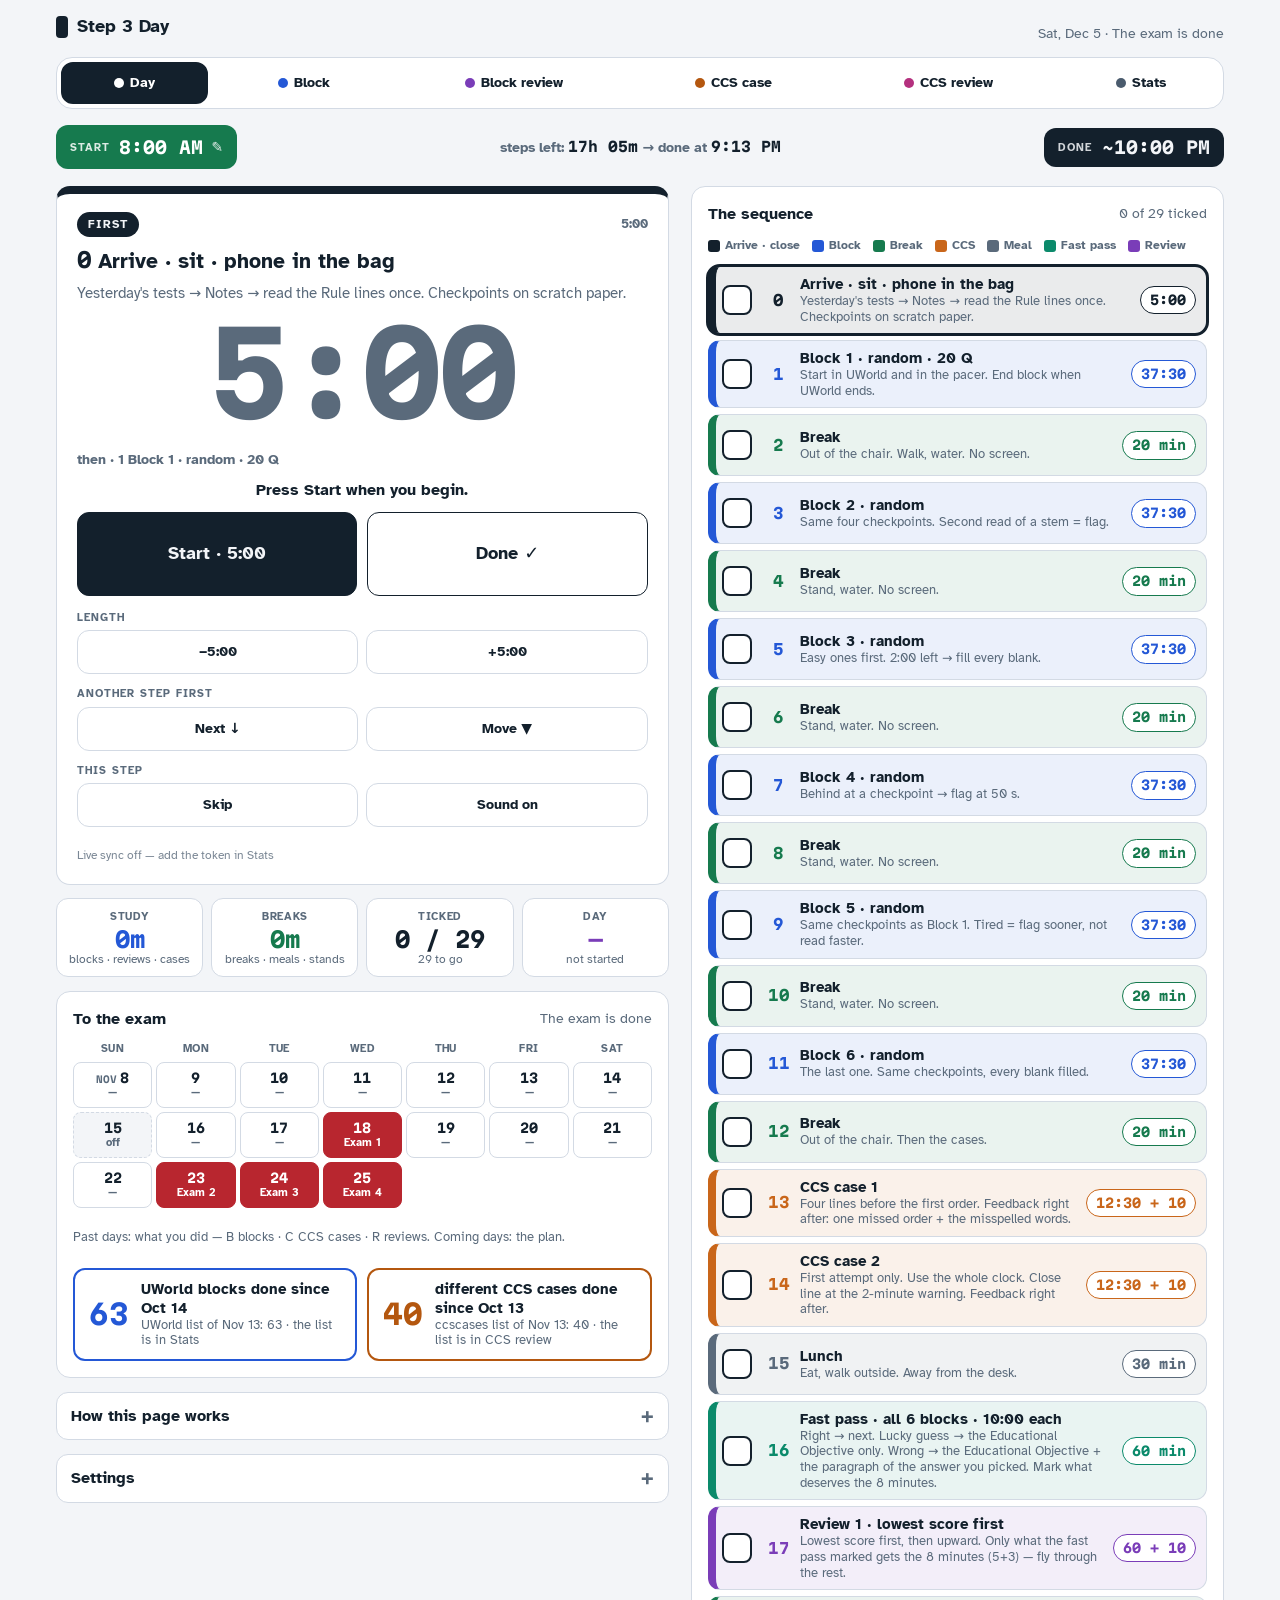
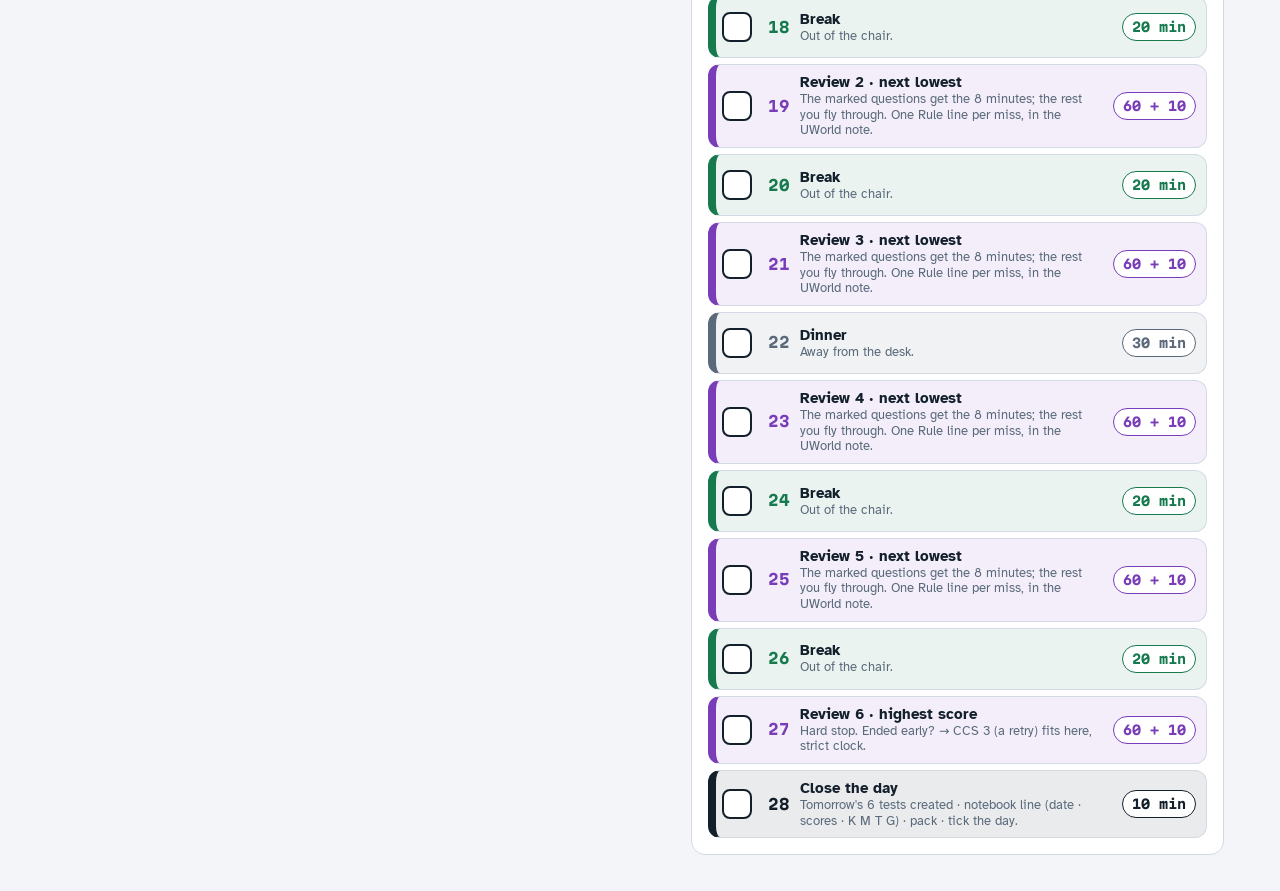
<file: day.html>
<!doctype html>
<html lang="en">
<head>
<meta charset="utf-8">
<meta name="viewport" content="width=device-width, initial-scale=1, viewport-fit=cover">
<title>Step 3 Day</title>
<meta name="description" content="The study day as one sequence: every step with its own timer (blocks, breaks, meals, cases, reviews), a tick box per step, one sound for the end of a step, the day's totals and the time you will be done.">
<meta name="theme-color" media="(prefers-color-scheme: light)" content="#F3F5F8">
<meta name="theme-color" media="(prefers-color-scheme: dark)" content="#0E141B">
<meta name="mobile-web-app-capable" content="yes">
<meta name="apple-mobile-web-app-capable" content="yes">
<meta name="apple-mobile-web-app-status-bar-style" content="black-translucent">
<meta name="apple-mobile-web-app-title" content="Day">
<link rel="manifest" href="./manifest-day.webmanifest">
<link rel="icon" href="./icons/day-192.png" type="image/png">
<link rel="apple-touch-icon" href="./icons/day-apple-touch-icon.png">
<link rel="stylesheet" href="https://fonts.googleapis.com/css2?family=Atkinson+Hyperlegible:wght@400;700&family=Martian+Mono:wght@500;700&display=swap">
<link rel="stylesheet" href="./shared.css">
<style>
/* The day page: one "Now" card that runs the current step's timer, the sequence as a tickable list, totals, the calendar to the exam.
   Colors follow the printed sheet: block blue, review violet, CCS orange, biostats teal, break green, meal grey, arrive/close ink. */
:root{--kc:var(--fg)}
[data-kind="block"]{--kc:var(--accent)} [data-kind="tutor"]{--kc:var(--accent)} [data-kind="review"]{--kc:var(--t)} [data-kind="notes"]{--kc:var(--t)} [data-kind="ccs"]{--kc:var(--g)} [data-kind="bio"]{--kc:var(--m)} [data-kind="triage"]{--kc:var(--m)}
[data-kind="brk"]{--kc:var(--good)} [data-kind="meal"]{--kc:var(--muted)} [data-kind="close"]{--kc:var(--fg)} [data-kind="exam"]{--kc:var(--crit)} [data-kind="off"]{--kc:var(--good)}
.tint{background:color-mix(in srgb,var(--kc) 9%,var(--surface))}

/* plan line: the two fixed times of the day and the live projection */
.plan{display:flex;justify-content:space-between;align-items:center;gap:8px 14px;flex-wrap:wrap}
.badge{display:inline-flex;align-items:center;gap:10px;border-radius:12px;padding:8px 14px;font-weight:700;font-size:16px;color:#fff;background:var(--fg);white-space:nowrap}
.badge small{font-weight:700;font-size:11px;opacity:.85;letter-spacing:.08em;text-transform:uppercase}
.badge.start{background:var(--good);color:var(--on-good)} .badge.end{background:var(--fg);color:var(--bg)}
.badge .num{font-size:17px}
button.badge{border:0;cursor:pointer;font:inherit;font-weight:700;font-size:16px;min-height:44px}
button.badge .pen{font-size:14px;opacity:.9;margin-left:-2px}
button.badge:focus-visible{outline:3px solid var(--accent);outline-offset:2px}
.startedit{flex-basis:100%;order:9;display:flex;flex-wrap:wrap;align-items:center;gap:8px 10px;border:2px solid var(--good);border-radius:12px;padding:10px 12px;background:var(--surface)}
.startedit[hidden]{display:none}
.startedit label{font-weight:700;font-size:15px}
.startedit input[type=time]{font:inherit;font-family:var(--font-num);font-size:18px;font-weight:700;padding:8px 10px;border-radius:8px;border:1px solid var(--line);background:var(--bg);color:var(--fg);min-height:44px}
.startedit button{font:inherit;font-weight:700;font-size:15px;min-height:44px;padding:8px 16px;border-radius:10px;border:1px solid var(--line);background:var(--bg);color:var(--fg);cursor:pointer}
.startedit button.save{background:var(--good);color:var(--on-good);border-color:var(--good)}
.startedit .note{flex-basis:100%;margin:0;font-size:13px;color:var(--muted)}
.plan .proj{flex:1;min-width:180px;font-size:14px;color:var(--muted);font-weight:700;text-align:center;text-wrap:balance}
.plan .proj b{color:var(--fg);font-family:var(--font-num)}
.plan .proj.late b{color:var(--warn)} .plan .proj.done b{color:var(--good)}

/* the Now card */
.now{background:var(--surface);border:1px solid var(--line);border-top:8px solid var(--kc);border-radius:14px;padding:14px 16px 16px;display:grid;gap:10px;container-type:inline-size;user-select:none;-webkit-user-select:none}
.now .kicker{display:flex;justify-content:space-between;align-items:center;gap:10px;flex-wrap:wrap}
.now .kicker .pill{background:var(--kc);color:#fff}
.now[data-kind="meal"] .kicker .pill,.now[data-kind="close"] .kicker .pill{color:var(--bg)}
.now .who{font-size:13px;color:var(--muted);font-weight:700;font-variant-numeric:tabular-nums}
.now .title{font-size:21px;font-weight:700;line-height:1.2;margin:0;text-wrap:balance}
.now .title .n{font-family:var(--font-num);color:var(--kc);margin-right:6px}
.now .why{margin:0;color:var(--muted);font-size:14.5px;line-height:1.35;text-wrap:pretty}
.now .big{font-family:var(--font-num);font-weight:700;font-size:clamp(60px,25cqi,170px);line-height:1;text-align:center;letter-spacing:-.03em;font-variant-numeric:tabular-nums;color:var(--kc);white-space:nowrap;margin-top:2px}
.now[data-tone="idle"] .big{color:var(--muted)}
.now[data-tone="paused"] .big{color:var(--muted)}
.now[data-tone="warn"] .big{color:var(--warn)}
.now[data-tone="over"] .big{color:var(--crit)}
@media (prefers-reduced-motion: no-preference){
  .now[data-tone="over"] .big{animation:dpulse 1s ease-in-out infinite alternate}
  @keyframes dpulse{from{opacity:1}to{opacity:.55}}
}
.parts{display:flex;gap:4px;width:100%}
.parts i{position:relative;display:block;height:10px;border-radius:5px;background:var(--line);overflow:hidden;flex:1}
.parts i b{position:absolute;inset:0 auto 0 0;width:0;background:var(--kc);border-radius:5px}
.parts i.done b{width:100%}
.parts i.brk b{background:var(--good)}
.parts i.cur{box-shadow:inset 0 0 0 2px var(--kc)}
.now .stage{display:flex;justify-content:space-between;gap:10px;flex-wrap:wrap;font-size:14px;color:var(--muted);font-weight:700}
.now .stage b{color:var(--fg);font-family:var(--font-num)}
.now .stage .over{color:var(--crit)}
.now .cue{margin:0;text-align:center;font-weight:700;font-size:16px;color:var(--kc);text-wrap:balance}
.now[data-tone="over"] .cue{color:var(--crit)}
.now .cue.long{white-space:pre-line;text-align:start;unicode-bidi:plaintext;font-weight:600;font-size:15px;line-height:1.5;text-wrap:pretty}
.now .btns{display:grid;grid-template-columns:1fr 1fr;gap:10px}
.now .btns button{min-height:72px;font-size:18px}
.now .btns button.go{background:var(--kc);color:#fff;border-color:var(--kc)}
.now[data-kind="meal"] .btns button.go,.now[data-kind="close"] .btns button.go{color:var(--bg)}
.now .btns button.solo{grid-column:1/-1}
.now .btns button.done{border-color:var(--fg)}
.now[data-tone="over"] .btns button.done{background:var(--crit);color:var(--on-crit);border-color:var(--crit)}
.now .sub{display:grid;gap:8px}
.ccsdone{display:flex;align-items:center;gap:12px;margin-top:10px;padding:10px 14px;border:2px solid var(--c-ccs);border-radius:12px;text-decoration:none;color:var(--fg);font-weight:700;font-size:15px;line-height:1.25}
.ccsdone[hidden]{display:none}
.ccsdone b{font-size:28px;color:var(--c-ccs);line-height:1}
.ccsdone small{display:block;font-weight:400;color:var(--muted);font-size:12.5px}
.ccsdone:focus-visible{outline:3px solid var(--accent);outline-offset:2px}
.ccsdone.uw{border-color:var(--c-block)} .ccsdone.uw b{color:var(--c-block)}
.donerow{display:grid;gap:10px;margin-top:10px;grid-template-columns:repeat(auto-fit,minmax(min(250px,100%),1fr))} .donerow .ccsdone{margin-top:0}
.now .sub .cap{font-size:11px;letter-spacing:.09em;text-transform:uppercase;color:var(--muted);font-weight:700;margin:4px 0 -3px}
.now .sub .row{display:grid;grid-template-columns:repeat(var(--n,4),minmax(0,1fr));gap:8px}
.now .sub button{min-height:44px;font-size:14px;padding:8px 4px;white-space:nowrap}
.now .sub .row.tight button{font-size:13px;padding:8px 2px}
@container (max-width: 330px){ .now .sub .row.tight button{font-size:12px;padding:8px 1px} }
.now .sub button.armed{border-color:var(--crit);color:var(--crit)}
.now .sub button.len.on{background:var(--kc);color:#fff;border-color:var(--kc)}
.now[data-kind="meal"] .sub button.len.on,.now[data-kind="close"] .sub button.len.on{color:var(--bg)}
.now .links{display:flex;gap:8px;flex-wrap:wrap;align-items:center}
.now .links a{display:inline-flex;align-items:center;gap:6px;padding:9px 14px;border:1px solid var(--kc);border-radius:999px;color:var(--kc);text-decoration:none;font-weight:700;font-size:14px;min-height:42px;white-space:nowrap}
.now .links a.plain{border-color:var(--line);color:var(--fg)}
.now .casenum{display:inline-flex;align-items:center;gap:8px;border:2px dashed var(--kc);border-radius:10px;padding:6px 12px;font-weight:700;color:var(--kc);font-size:15px}
.now .casenum b{font-family:var(--font-num);font-size:26px;line-height:1}
.scores{display:grid;gap:6px;border:1px dashed var(--kc);border-radius:10px;padding:8px 10px;background:var(--bg)}
.scores .lbl{font-size:12.5px;color:var(--muted);font-weight:700;line-height:1.3}
.scores .lbl b{color:var(--kc);font-size:14px}
.scores .msg{font-size:12.5px;color:var(--warn);font-weight:700;margin:0}
.scores .srow{display:grid;grid-template-columns:repeat(auto-fit,minmax(36px,1fr));gap:6px}
.scores label{display:grid;gap:2px;font-size:11px;color:var(--muted);font-weight:700;text-align:center}
.scores input{font:inherit;font-family:var(--font-num);font-size:16px;font-weight:700;text-align:center;padding:6px 2px;border-radius:8px;border:1px solid var(--line);background:var(--surface);color:var(--fg);width:100%;min-width:0;user-select:text;-webkit-user-select:text;-moz-appearance:textfield;appearance:textfield}
.scores input::-webkit-outer-spin-button,.scores input::-webkit-inner-spin-button{-webkit-appearance:none;margin:0}
.mirror{display:grid;gap:6px;border:1px dashed var(--kc);border-radius:10px;padding:10px 12px;background:var(--bg)}
.mirror .mrow{display:flex;justify-content:space-between;gap:10px;align-items:center;flex-wrap:wrap;font-size:14px;color:var(--muted);font-weight:700}
.mirror .mrow b{font-family:var(--font-num);color:var(--kc);font-size:22px}
.strip{display:flex;justify-content:space-between;align-items:center;gap:10px;flex-wrap:wrap;border:1px dashed var(--line);border-radius:10px;padding:8px 12px;font-size:14px;color:var(--muted);font-weight:700}
.strip b{font-family:var(--font-num);color:var(--fg)}
.strip a{font-weight:700}

/* totals */
.tots{display:grid;grid-template-columns:repeat(4,minmax(0,1fr));gap:8px}
.tot{background:var(--surface);border:1px solid var(--line);border-radius:12px;padding:10px 10px 9px;display:grid;gap:2px;min-width:0;text-align:center}
.tot .l{font-size:11px;color:var(--muted);font-weight:700;letter-spacing:.06em;text-transform:uppercase;white-space:nowrap}
.tot .v{font-family:var(--font-num);font-size:22px;font-weight:700;line-height:1.1;font-variant-numeric:tabular-nums;white-space:nowrap}
.tot .d{font-size:11.5px;color:var(--muted);line-height:1.2}
.tot[data-k="study"] .v{color:var(--accent)} .tot[data-k="brk"] .v{color:var(--good)} .tot[data-k="done"] .v{color:var(--fg)} .tot[data-k="day"] .v{color:var(--t)}
@media (max-width:420px){ .tots{grid-template-columns:repeat(2,minmax(0,1fr))} }

/* the sequence */
.seqhead{display:flex;justify-content:space-between;align-items:center;gap:10px;flex-wrap:wrap}
.legend{display:flex;gap:8px 12px;flex-wrap:wrap;font-size:12px;font-weight:700;color:var(--muted)}
.legend span{display:inline-flex;align-items:center;gap:5px}
.legend i{width:12px;height:12px;border-radius:3px;display:inline-block;background:var(--kc)}
.steps{list-style:none;margin:0;padding:0;display:grid;gap:6px}
.st{display:grid;grid-template-columns:36px 26px minmax(0,1fr) auto;align-items:center;gap:8px;border:1px solid var(--line);border-left:8px solid var(--kc);border-radius:12px;padding:8px 10px 8px 6px;min-height:58px;cursor:pointer;position:relative}
.st.tint{background:color-mix(in srgb,var(--kc) 9%,var(--surface))}
.st.cur{outline:3px solid var(--kc);outline-offset:-1px}
.st.run{outline:3px solid var(--kc);outline-offset:-1px}
.st.done{opacity:.6}
.st.done .t{text-decoration:line-through;text-decoration-thickness:2px}
.st:focus-visible{outline:3px solid var(--accent);outline-offset:1px}
.st .box{width:30px;height:30px;min-height:30px;padding:0;border:2.5px solid var(--fg);border-radius:8px;background:var(--surface);display:grid;place-items:center;font-size:20px;line-height:1;color:#fff}
.st.done .box{background:var(--kc);border-color:var(--kc)}
.st[data-kind="meal"].done .box,.st[data-kind="close"].done .box{color:var(--bg)}
.st .n{font-family:var(--font-num);font-weight:700;font-size:15px;color:var(--kc);text-align:center}
.st .txt{min-width:0;display:grid;gap:1px}
.st .t{font-weight:700;font-size:15px;line-height:1.2;overflow-wrap:anywhere}
.st .w{font-size:12.5px;color:var(--muted);line-height:1.25}
.st .d{font-family:var(--font-num);font-weight:700;font-size:13px;color:var(--kc);border:1.5px solid var(--kc);border-radius:999px;padding:4px 9px;white-space:nowrap;background:var(--surface);font-variant-numeric:tabular-nums}
.st.run .d{background:var(--kc);color:#fff}
.st[data-kind="meal"].run .d,.st[data-kind="close"].run .d{color:var(--bg)}
.st.done .d{border-style:dashed;color:var(--muted);border-color:var(--line)}
.st .at{font-size:11px;color:var(--muted);font-family:var(--font-num);text-align:right;white-space:nowrap}
.st.exam .box,.st.off .box{border-radius:50%}

/* the days to the exam: a calendar in weeks */
.cal7{display:grid;grid-template-columns:repeat(7,minmax(0,1fr));gap:4px}
.cal7 .wd{font-size:10.5px;color:var(--muted);font-weight:700;text-align:center;letter-spacing:.04em;text-transform:uppercase;padding-bottom:1px}
.cal7 .c{border:1px solid var(--line);border-radius:8px;padding:5px 2px;display:grid;gap:1px;text-align:center;min-width:0;background:var(--surface);min-height:46px;align-content:center}
.cal7 .c.blank{border-color:transparent;background:transparent}
.cal7 .dn{font-family:var(--font-num);font-size:13px;font-weight:700;white-space:nowrap;line-height:1.15}
.cal7 .dn small{font-family:inherit;font-size:9.5px;color:var(--muted);font-weight:700;margin-right:3px;text-transform:uppercase;letter-spacing:.02em}
.cal7 .dv{font-size:10.5px;font-weight:700;color:var(--muted);white-space:nowrap;overflow:hidden;line-height:1.2}
.cal7 .c.did{background:color-mix(in srgb,var(--good) 16%,var(--surface))} .cal7 .c.did .dv{color:var(--fg)}
.cal7 .c.today{outline:2.5px solid var(--accent);outline-offset:-1px}
.cal7 .c.off{border-style:dashed;background:var(--bg)}
.cal7 .c.exam{background:var(--crit);border-color:var(--crit)} .cal7 .c.exam .dn,.cal7 .c.exam .dv,.cal7 .c.exam .dn small{color:var(--on-crit)}
.cal7 .c.future:not(.exam){opacity:.75}

/* settings */
.durs{display:grid;grid-template-columns:repeat(auto-fit,minmax(150px,1fr));gap:8px}
.durs label{display:grid;gap:3px;font-size:12px;color:var(--muted);font-weight:700}
.durs input{font:inherit;font-family:var(--font-num);font-size:15px;padding:8px 10px;border-radius:8px;border:1px solid var(--line);background:var(--bg);color:var(--fg);width:100%;min-width:0}
.durs .ro{font-family:var(--font-num);font-size:15px;padding:8px 10px;border-radius:8px;border:1px dashed var(--line);color:var(--muted)}
textarea.cal{font-family:var(--font-num);font-size:12px;min-height:150px;width:100%;border:1px solid var(--line);border-radius:8px;background:var(--bg);color:var(--fg);padding:8px;line-height:1.4}
.celebrate{display:grid;gap:8px;justify-items:center;text-align:center;padding:10px 0 4px}
.celebrate .bigtick{width:72px;height:72px;border-radius:50%;background:var(--good);color:var(--on-good);display:grid;place-items:center;font-size:40px;font-weight:700}

@media (max-width:819px), (max-height:519px){
  #mirrorStrip{order:1} #now{order:2} #tots{order:3} #seqCard{order:4} #tenCard{order:5} #rulesFold{order:6} #settingsFold{order:7}
  .plan .proj{order:3;flex-basis:100%;text-align:left}
}
@media (min-width:820px) and (min-height:520px){
  .wrap{grid-auto-flow:row dense}
  .colL{grid-column:1} .colR{grid-column:2}
  .now{padding:18px 20px 20px}
  .now .big{font-size:clamp(60px,20cqi,150px)}
  .now .btns button{min-height:84px}
  .st{min-height:62px}
}
</style>
</head>
<body>
<div class="wrap">
  <header class="top">
    <h1>Step 3 Day</h1>
    <p class="tag" id="tagline">One sequence. The only question: what is the next step?</p>
  </header>
  <nav id="pnav" aria-label="Pages"></nav>

  <div class="plan full" id="plan">
    <button type="button" class="badge start" id="startBadge" aria-expanded="false" aria-controls="startEdit" title="Change the start time"><small id="startLbl">Start</small><span class="num" id="planStart">8:00 AM</span><span class="pen" aria-hidden="true">✎</span></button>
    <p class="proj" id="proj"></p>
    <span class="badge end"><small>Done</small><span class="num" id="planEnd">~10:00 PM</span></span>
    <form class="startedit" id="startEdit" hidden>
      <label for="startIn">I started today at</label>
      <input type="time" id="startIn" step="60" required>
      <button type="submit" class="save">Save</button>
      <button type="button" id="startCancel">Cancel</button>
      <p class="note" id="startNote">The Day total counts from this time. It stays as you set it, on every device.</p>
    </form>
  </div>

  <div class="colL">
    <div class="strip" id="mirrorStrip" hidden></div>
    <section class="now" id="now" data-kind="close" data-tone="idle" aria-live="polite">
      <div class="kicker"><span class="pill" id="nowPill">Next</span><span class="who" id="nowWho"></span></div>
      <h2 class="title" id="nowTitle"><span class="n">0</span>Arrive · sit · phone in the bag</h2>
      <p class="why" id="nowWhy"></p>
      <div id="nowCase" hidden></div>
      <div class="scores" id="nowScores" hidden></div>
      <div id="nowMirror" hidden></div>
      <div class="big" id="nowBig">5:00</div>
      <div class="parts" id="nowParts" aria-hidden="true"></div>
      <div class="stage" id="nowStage"></div>
      <p class="cue" id="nowCue"></p>
      <div class="btns" id="nowBtns"></div>
      <div class="sub" id="nowSub"></div>
      <div class="links" id="nowLinks"></div>
      <p class="livestatus" id="liveStatus"></p>
    </section>

    <div class="tots" id="tots"></div>

    <section class="card" id="tenCard">
      <div class="rowhead"><h2 id="tenTitle">To the exam</h2><span class="meta" id="tenMeta"></span></div>
      <div class="cal7" id="ten"></div>
      <p class="note" id="tenNote" style="margin:8px 0 0">Past days: what you did — B blocks · C CCS cases · R reviews. Coming days: the plan.</p>
      <div class="donerow">
        <a class="ccsdone uw" id="tenUw" href="./stats.html#uw" hidden><b class="num" id="tenUwN">63</b><span>UWorld blocks done since Oct 14 <small id="tenUwSub"></small></span></a>
        <a class="ccsdone" id="tenCcs" href="./ccs.html#review" hidden><b class="num" id="tenCcsN">40</b><span>different CCS cases done since Oct 13 <small id="tenCcsSub"></small></span></a>
      </div>
    </section>

    <details class="fold" id="rulesFold">
      <summary>How this page works</summary>
      <div class="body">
        <ol class="rules">
          <li><b>One card, one step.</b> The Now card always shows the next step of the day. <b>Start</b> runs its timer; <b>Done</b> ticks it and moves to the next. A break or a meal starts by itself when the step before it ends on its timer.</li>
          <li><b>Your order.</b> The blocks in a row with the same break between them, then the CCS cases — each with its feedback right after — then lunch, then the <b>fast pass</b>, then the reviews. On a break card, <b>Lunch now · break later ⇄</b> trades the two in one tap; on the lunch card, <b>Lunch later · break now ⇄</b> does the reverse (dinner the same way). <b>Move ▲ / Move ▼</b> moves any step earlier or later for today. Settings → The study day sets the number of blocks and cases and where lunch usually sits.</li>
          <li><b>Every length can change, at any moment.</b> Before Start: <b>12:30 / 25:00</b> on a case, <b>30 · 45 · 60 · 90 min</b> on a review, <b>−5:00 / +5:00</b> on the rest. While it runs: <b>−5:00 · −1:00 · +1:00 · +5:00</b>; <b>12:30 / 25:00</b> in the middle of a case (the time already used stays); <b>Feedback ▸</b> or <b>Stand ▸</b> ends a part early (two taps, like Skip). Settings can be saved while a timer runs.</li>
          <li><b>Steps with parts</b> — a CCS case is its clock, then 10:00 of feedback; a review is 30-minute chunks with a 10-minute stand between them. The stand starts by itself; the next chunk and the feedback wait for your tap.</li>
          <li><b>The fast pass.</b> One step for all the blocks of the morning, 10:00 each (8 · 10 · 12 before Start). It sorts, it does not study: a right answer → next; a lucky guess → the Educational Objective only; a wrong answer → the Educational Objective and the paragraph of the answer you picked. The big button is <b>Block 2 ▸</b>, one tap, when a block is done early; at 10:00 the next block starts by itself. What you mark there is what gets the 8 minutes in the reviews.</li>
          <li><b>Reviews, lowest score first.</b> On the fast-pass card (before Start) or on the first review card, type today's scores once (B1 … B6) — or type each score on the Block page's summary. Every review step then names its block, lowest score first, and gets 5:00 per wrong question and 1:00 per right one (Settings → Review per block for a fixed length). The Review page lists the blocks in the same order.</li>
          <li><b>The totals are measured.</b> A step that ran on a timer — here or in its own page — counts the time it really took. A step ticked by hand counts its planned length. A skipped step counts nothing.</li>
          <li><b>The sound.</b> A step's end is a rising four-note melody played twice, with a long vibration where the device allows it (Android; iPad and iPhone do not vibrate from a web app). One minute before the end: two soft notes. If you do not tick within a minute, the melody repeats — once a minute, five times at most (Settings).</li>
          <li><b>The other pages still work.</b> Run a block in <b>Block</b>, a review in <b>Block review</b>, a case in <b>CCS case</b> (its feedback opens in <b>CCS review</b>): this card shows it running, and the step ticks itself when it is saved. The 20-minute break after a block, a review or a case is the same break on every page.</li>
          <li><b>Tick by hand</b> when you did a step without a timer: tap its box. Tap a row to make it the current step; during a break, that ends the break. Tap a ticked box to untick — a step you untick stays unticked until you tick it; the page never re-ticks it on its own.</li>
          <li><b>Hidden app.</b> Allow notifications (Settings → Background &amp; sound): the end of a step, and the reminders, arrive as notifications when the page is hidden. On iPad, open the pacer from the Home Screen icon. Whatever was missed is caught up the moment you come back.</li>
          <li>The day rolls over at <b>4:00 AM</b>, so a night that runs past midnight stays one day. Days are kept for the calendar at the bottom.</li>
        </ol>
        <p class="note">Keys: <kbd>Space</kbd> Start or Done · <kbd>N</kbd> next part · <kbd>P</kbd> pause · <kbd>E</kbd> +5:00 · <kbd>D</kbd> done.</p>
      </div>
    </details>

    <details class="fold" id="settingsFold">
      <summary>Settings</summary>
      <div class="body">
        <div class="rowhead"><h2>The study day</h2><span class="meta">Change it at any moment — today's ticks stay</span></div>
        <div class="form">
          <label>Blocks in a row<input type="number" id="fBlocks" min="1" max="9" inputmode="numeric"></label>
          <label>CCS cases after the blocks<input type="number" id="fCases" min="0" max="4" inputmode="numeric"></label>
          <label>Lunch<select id="fLunch"><option value="cases">After the CCS cases</option><option value="blocks">After the blocks, before the cases</option></select></label>
          <label>Review per block<select id="fReview"><option value="-1">By the score · 5 min per wrong, 1 per right</option><option value="1800">30 min</option><option value="2700">45 min</option><option value="3600">60 min</option><option value="5400">90 min</option><option value="0">As the Review page (Timer A)</option></select></label>
        </div>
        <label class="check wide"><input type="checkbox" id="fTri"> Fast pass through all the blocks before the reviews (the minutes per block are in the durations below)</label>
        <label class="check wide"><input type="checkbox" id="fBio"> Biostats contact step (4 questions) before the reviews</label>
        <div class="rowhead"><h2>The calendar</h2><span class="meta">From Day 1 to the last exam day</span></div>
        <div class="form">
          <label>Day 1<input type="date" id="fDayOne"></label>
          <label>Days, if no exam day is listed<input type="number" id="fDays" min="1" max="60" inputmode="numeric"></label>
          <label>Start badge<input type="text" id="fPlanStart" placeholder="8:00 AM"></label>
          <label>Done badge<input type="text" id="fPlanEnd" placeholder="~10:00 PM"></label>
          <label class="wide">Today's sequence<select id="fTpl"><option value="auto">From the calendar below</option><option value="study">Study day · blocks in a row, cases, reviews</option><option value="tonight">Nov 7 tonight · 2 biostats blocks, 2 reviews, 2 cases</option><option value="rehearsal">Rehearsal · Exam Day 3: 9 blocks, 2 cases, the fast pass</option><option value="between">Between exam days · 1 block, 1 review, 3 repeat cases (official cases first when listed)</option><option value="interface">Mon Nov 16 · 4 blocks on exam breaks, the exam software, the fast pass, the notes</option><option value="minimum">Minimum day · Monday's lines once more, pack</option><option value="practice">Thu Nov 19 · 2 blocks, CCS cheat sheet from memory, official CCS cases</option><option value="final">Nov 19–22 · 2 new blocks, 10 biostatistics, the CCS cases, Tutor blocks of incorrect questions</option><option value="exam">Exam day · the morning list</option><option value="off">Day off</option></select></label>
          <label>Theme<select id="fTheme"><option value="system">Match device</option><option value="light">Light</option><option value="dark">Dark</option></select></label>
        </div>
        <label class="check wide"><input type="checkbox" id="fRemind"> Repeat the end sound every minute until I tick the step (five times at most)</label>
        <div class="rowhead"><h2>Durations</h2><span class="meta">mm:ss · the others come from their own pages</span></div>
        <div class="durs" id="durs"></div>
        <div class="rowhead"><h2>Calendar</h2><span class="meta">date | sequence | case numbers | note</span></div>
        <textarea class="cal" id="fCal" spellcheck="false"></textarea>
        <p class="note">Case numbers: the first two are case 1 and case 2 of that day, a third is the retry for the 3rd slot. An L after a number (94L) is a 20-minute case → 25:00 on the clock; without it the case gets 12:30. A P before a number (P5) is an official practice case — the exam's own software, not a ccscases number. The Now card switches 12:30 / 25:00 at any moment, also in the middle of a case. A B before a number (B2) is the number of blocks on the clock. On the days of Nov 19–22: BIO10 is the set of 10 biostatistics questions, T2 is two Tutor blocks of incorrect questions, an N after a number (70N) is a new case, SHEET is the cheat sheet from memory, CCSFIRST puts the cases before the blocks, BIOFIRST puts the biostatistics set first. Sequences: study · tonight · rehearsal · between · interface · minimum · practice · final · exam · off. A date that is not listed gets a study day.</p>
        <div class="formrow">
          <button type="button" id="btnApply">Save settings</button>
          <button type="button" id="btnCalReset">Calendar back to the plan</button>
          <button type="button" id="btnNewDay">Start today over</button>
          <span class="note" id="settingsMsg"></span>
        </div>
        <div class="rowhead"><h2>Breaks</h2><span class="meta">Shared by all pacer pages</span></div>
        <div id="brkSettings"></div>
        <div class="rowhead"><h2>Background &amp; sound</h2><span class="meta">Shared by all pacer pages</span></div>
        <div id="bgSettings"></div>
        <p class="note" id="installNote" hidden>To install: iPad Safari → Share → Add to Home Screen (from this page for a Day icon). Galaxy Fold → browser menu → Install app. Mac → Safari File → Add to Dock, or Chrome's install button.</p>
      </div>
    </details>
  </div>

  <div class="colR">
    <section class="card" id="seqCard">
      <div class="seqhead">
        <h2 id="seqTitle">The sequence</h2>
        <span class="meta" id="seqMeta"></span>
      </div>
      <div class="legend" id="legend"></div>
      <ol class="steps" id="steps" aria-label="Today's steps"></ol>
    </section>
  </div>
</div>

<script src="./shared.js"></script>
<script>
(() => {
const P = window.Pacer, $ = id => document.getElementById(id), fmt = P.fmt, parseMS = P.parseMS, esc = P.esc;
const LS_S = "step3pacer.day.settings.v1", LS_D = "step3pacer.day.v1", LS_H = "step3pacer.days.v1";
const ROLL_HOUR = 4;              // a study day that runs past midnight is still the same day until 4:00 AM
const REMIND_MAX = 5;

/* ---------- the plan's calendar (editable in Settings) ---------- */
const CAL_V1 = [
  "2026-11-07 | tonight | 94, 34 | 2 Biostatistics blocks + their reviews. Tomorrow's 4 tests created before bed. Tomorrow is the promise.",
  "2026-11-08 | study | 21, 77, 122 | Block 1 at 8:00 — Day 1 of the clock. Biostats contact: Sensitivity & Specificity.",
  "2026-11-09 | study | 18, 47, 11 | Biostats contact: Predictive Values.",
  "2026-11-10 | study | 46, 125, 101 | Biostats contact: Confidence Interval.",
  "2026-11-11 | study | 10, 8, 113 | Biostats contact: Odds Ratio & Relative Risk.",
  "2026-11-12 | study | 48, 126, 90 | Biostats contact: Null Hypothesis & P value.",
  "2026-11-13 | study | 116, 75, 39 | Last new cases. Biostats contact: Measures of Disease Occurrence.",
  "2026-11-14 | rehearsal | | 6 random blocks in a row from the exam's hour. Then wrong questions only, EO + Rule line. Evening off. Exam Day 1 in miniature.",
  "2026-11-15 | off | | Notebook photo to Claude. Nothing else. The day off is off.",
  "2026-11-16 | interface | | 2 official sample blocks and 2 official practice CCS cases — buttons, not content. Afternoon: all UWorld Notes once, 40 min. Early night.",
  "2026-11-17 | minimum | | Done by noon. Pack permit, ID, snacks, water. CCS cheat sheet from memory. Early lights out.",
  "2026-11-18 | exam | | EXAM DAY 1 — 6 blocks. Same alarms, breakfast, bag. Checkpoints every block. 2:00 left → fill every blank. No reviewing in breaks.",
  "2026-11-19 | off | | Day off.",
  "2026-11-20 | between | 11, 15, 39 | 1 random block at 8:00, then repeats only on a strict 12:30 clock. Done by early afternoon.",
  "2026-11-21 | between | 32, 6, 9 | Same shape as Friday.",
  "2026-11-22 | between | 113, 122, 101 | Same shape. Early night.",
  "2026-11-23 | exam | | EXAM DAY 2 — 6 blocks.",
  "2026-11-24 | exam | | EXAM DAY 3 — 9 blocks. Nov 14 is what makes this familiar.",
  "2026-11-25 | exam | | EXAM DAY 4 — CCS. Location → stabilize → orders → advance the clock → reassess → close line."
].join("\n");
const CAL_V16 = CAL_V1.replace(
  "2026-11-11 | study | 10, 8, 113 | Biostats contact: Odds Ratio & Relative Risk.",
  "2026-11-11 | study | 94, 8, 113 | Biostats contact: Odds Ratio & Relative Risk. (94 replaces 10, done Nov 7.)");
// L after a case number = a 20-minute case → 25:00 on the clock (12:30 otherwise). Either can be switched on the Now card before Start.
const CAL_V17 = CAL_V16
  .replace("| 94, 8, 113 |", "| 94L, 8, 113 |")
  .replace("| 48, 126, 90 |", "| 48L, 126, 90L |")
  .replace("| 116, 75, 39 |", "| 116L, 75, 39 |")
  .replace("| 11, 15, 39 |", "| 11L, 15, 39 |")
  .replace("| 32, 6, 9 |", "| 32, 6L, 9 |");
// Nov 13, evening: the rehearsal becomes Exam Day 3 in miniature (9 blocks, then 2 cases); no official sample blocks on Nov 16–17 — the software's tutorial and buttons and the six official practice cases instead.
const CAL_NOV13 = [
  ["2026-11-14 | rehearsal | | 6 random blocks in a row from the exam's hour. Then wrong questions only, EO + Rule line. Evening off. Exam Day 1 in miniature.",
   "2026-11-14 | rehearsal | 34, 138 | Exam Day 3 in miniature: 9 random blocks on Day 3's break budget — 85 minutes, lunch included. Then 2 CCS cases, the fast pass, the marked questions. Evening off."],
  ["2026-11-16 | interface | | 2 official sample blocks and 2 official practice CCS cases — buttons, not content. Afternoon: all UWorld Notes once, 40 min. Early night.",
   "2026-11-16 | interface | | The 2026 exam software: the tutorial and the buttons — no blocks, nothing scored. 4 official practice CCS cases. Then all UWorld Notes once, 40 min. Early night."],
  ["2026-11-17 | minimum | | Done by noon. Pack permit, ID, snacks, water. CCS cheat sheet from memory. Early lights out.",
   "2026-11-17 | minimum | | Done by noon. The last 2 official practice CCS cases. Pack permit, ID, snacks, water. CCS cheat sheet from memory. Early lights out."]
];
const CAL_V25 = CAL_NOV13.reduce((c, pr) => c.replace(pr[0], pr[1]), CAL_V17);
// Nov 15 (Sunday), after the question-by-question reading: Monday becomes Wednesday in miniature — four blocks on exam breaks — with the exam software, two official practice cases and the notes in order;
// the six official practice cases are spread 2 · 2 · 2 (Mon · Tue · Fri); the repeats of Nov 20–22 are his nine weakest cases, weakest first. P before a number = an official practice case.
const CAL_NOV15 = [
  ["2026-11-16 | interface | | The 2026 exam software: the tutorial and the buttons — no blocks, nothing scored. 4 official practice CCS cases. Then all UWorld Notes once, 40 min. Early night.",
   "2026-11-16 | interface | P1, P2 | Wednesday in miniature: 4 random blocks at the exam's hour on exam breaks (15 · 15 · lunch 25) — the method, not the score. Then the exam software's tutorial and buttons, official practice CCS cases 1–2 (optional), the fast pass, the notes in order: ethics → confidence interval → eight topics. Early night."],
  ["2026-11-17 | minimum | | Done by noon. The last 2 official practice CCS cases. Pack permit, ID, snacks, water. CCS cheat sheet from memory. Early lights out.",
   "2026-11-17 | minimum | P3, P4 | Done by noon. Official practice CCS cases 3–4. Pack permit, ID, snacks, water. CCS cheat sheet from memory. Early lights out."],
  ["2026-11-20 | between | 11L, 15, 39 | 1 random block at 8:00, then repeats only on a strict 12:30 clock. Done by early afternoon.",
   "2026-11-20 | between | 8, 21L, 138L, P5, P6 | 1 random block at 8:00. Official practice CCS cases 5–6, then the three weakest repeats on a strict clock. Done by mid-afternoon."],
  ["2026-11-21 | between | 32, 6L, 9 | Same shape as Friday.",
   "2026-11-21 | between | 39, 11L, 6L | 1 random block, then three repeats on a strict clock."],
  ["2026-11-22 | between | 113, 122, 101 | Same shape. Early night.",
   "2026-11-22 | between | 15, 5L, 9 | Same shape. Early night."]
];
const CAL_V26 = CAL_NOV15.reduce((c, pr) => c.replace(pr[0], pr[1]), CAL_V25);
// Nov 15, 6 pm — his word after v26: no CCS case before Nov 19, so Monday and Tuesday carry none; Monday's four blocks are named (two random unused, one ethics, one of his incorrect questions);
// Thu Nov 19 is not a day off: two blocks at the exam's hour (B2), then CCS starts again — the cheat sheet from memory and official practice cases 1–4.
const CAL_NOV15B = [
  ["2026-11-16 | interface | P1, P2 | Wednesday in miniature: 4 random blocks at the exam's hour on exam breaks (15 · 15 · lunch 25) — the method, not the score. Then the exam software's tutorial and buttons, official practice CCS cases 1–2 (optional), the fast pass, the notes in order: ethics → confidence interval → eight topics. Early night.",
   "2026-11-16 | interface | | Wednesday in miniature: 4 blocks at the exam's hour on exam breaks (15 · 15 · lunch 25) — two random, one ethics, one of your incorrect questions; the method, not the score. Then the exam software's tutorial and buttons, the fast pass, the notes in order: ethics → confidence interval → eight topics. No CCS case before Nov 19. Early night."],
  ["2026-11-17 | minimum | P3, P4 | Done by noon. Official practice CCS cases 3–4. Pack permit, ID, snacks, water. CCS cheat sheet from memory. Early lights out.",
   "2026-11-17 | minimum | | A short morning: Monday's ethics and confidence-interval lines once more, then pack permit, ID, snacks, water. No CCS case. Early lights out."],
  ["2026-11-19 | off | | Day off.",
   "2026-11-19 | practice | B2, P1, P2, P3, P4 | Not a day off: 2 random blocks at the exam's hour, then CCS starts again — the cheat sheet from memory and official practice CCS cases 1–4 on the exam's own software. Then the fast pass. Done by early afternoon."]
];
const CAL_V27 = CAL_NOV15B.reduce((c, pr) => c.replace(pr[0], pr[1]), CAL_V26);
// Nov 18 — the four days before Exam Days 2–4 get the sequence "final":
// 2 new blocks on the clock and the fast pass · 10 biostatistics questions in Tutor mode · the cases of the day (official, new, repeats) · 2 Tutor blocks of his incorrect questions.
// Sat Nov 21 starts with six cases in a row; Sun Nov 22 is half a day.
const CAL_NOV18 = [
  ["2026-11-19 | practice | B2, P1, P2, P3, P4 | Not a day off: 2 random blocks at the exam's hour, then CCS starts again — the cheat sheet from memory and official practice CCS cases 1–4 on the exam's own software. Then the fast pass. Done by early afternoon.",
   "2026-11-19 | final | B2, BIO10, T2, SHEET, P1, P2, P3, P4, 70N, 89N | 2 new blocks and the fast pass · 10 biostatistics · the CCS cheat sheet from memory, official practice cases 1–4, two new cases · 2 Tutor blocks of your incorrect questions (renal, endocrine)."],
  ["2026-11-20 | between | 8, 21L, 138L, P5, P6 | 1 random block at 8:00. Official practice CCS cases 5–6, then the three weakest repeats on a strict clock. Done by mid-afternoon.",
   "2026-11-20 | final | B2, BIO10, T2, P5, P6, 29N, 8, 21L, 138L | 2 new blocks and the fast pass · 10 biostatistics · official practice cases 5–6, one new case, the three weakest repeats · 2 Tutor blocks of your incorrect questions (pulmonary, infectious diseases)."],
  ["2026-11-21 | between | 39, 11L, 6L | 1 random block, then three repeats on a strict clock.",
   "2026-11-21 | final | CCSFIRST, B2, BIO10, T2, 17N, 64N, 39, 11L, 6L, 34 | Exam Day 4 in miniature: six cases in a row first. Then 2 new blocks and the fast pass · 10 biostatistics · 2 Tutor blocks of your incorrect questions (gastrointestinal, rheumatology)."],
  ["2026-11-22 | between | 15, 5L, 9 | Same shape. Early night.",
   "2026-11-22 | final | B2, BIO10, 15, 5L, 9 | Half a day: 2 new blocks and the fast pass · 10 biostatistics · three repeats. Done by 1:00 pm. Pack. Early night."]
];
const CAL_V28 = CAL_NOV18.reduce((c, pr) => c.replace(pr[0], pr[1]), CAL_V27);
// Nov 20, after Thursday's sheet: the biostatistics set was the piece that fell off, so on Nov 20–22 it comes first (BIOFIRST); the blocks of these days are random, on the exam's clock;
// Friday's Tutor blocks are endocrine (Thursday's) and pulmonary.
const CAL_NOV20 = [
  ["2026-11-20 | final | B2, BIO10, T2, P5, P6, 29N, 8, 21L, 138L | 2 new blocks and the fast pass · 10 biostatistics · official practice cases 5–6, one new case, the three weakest repeats · 2 Tutor blocks of your incorrect questions (pulmonary, infectious diseases).",
   "2026-11-20 | final | BIOFIRST, B2, BIO10, T2, P5, P6, 29N, 8, 21L, 138L | Biostatistics first: 10 questions. Then 2 random blocks on the exam's clock and the fast pass · official practice cases 5–6, one new case, the three weakest repeats · 2 Tutor blocks of your incorrect questions (endocrine, pulmonary)."],
  ["2026-11-21 | final | CCSFIRST, B2, BIO10, T2, 17N, 64N, 39, 11L, 6L, 34 | Exam Day 4 in miniature: six cases in a row first. Then 2 new blocks and the fast pass · 10 biostatistics · 2 Tutor blocks of your incorrect questions (gastrointestinal, rheumatology).",
   "2026-11-21 | final | BIOFIRST, CCSFIRST, B2, BIO10, T2, 17N, 64N, 39, 11L, 6L, 34 | Biostatistics first: 10 questions. Then Exam Day 4 in miniature: six cases in a row. Then 2 random blocks on the exam's clock and the fast pass · 2 Tutor blocks of your incorrect questions (gastrointestinal, rheumatology)."],
  ["2026-11-22 | final | B2, BIO10, 15, 5L, 9 | Half a day: 2 new blocks and the fast pass · 10 biostatistics · three repeats. Done by 1:00 pm. Pack. Early night.",
   "2026-11-22 | final | BIOFIRST, B2, BIO10, 15, 5L, 9 | Half a day. Biostatistics first: 10 questions. Then 2 random blocks on the exam's clock and the fast pass · three repeats. Pack. Early night."]
];
const CAL_V29 = CAL_NOV20.reduce((c, pr) => c.replace(pr[0], pr[1]), CAL_V28);
// Nov 21, after two days on the new order: Sunday's third repeat is № 39 (№ 5 already reached its mark), and the sheet gets a 15-minute drill on the test box after the biostatistics set.
const CAL_NOV21 = [
  ["2026-11-22 | final | BIOFIRST, B2, BIO10, 15, 5L, 9 | Half a day. Biostatistics first: 10 questions. Then 2 random blocks on the exam's clock and the fast pass · three repeats. Pack. Early night.",
   "2026-11-22 | final | BIOFIRST, B2, BIO10, 15, 39, 9 | Half a day. Biostatistics first: 10 questions, then 15 minutes on the test box. Then 2 random blocks on the exam's clock and the fast pass · three repeats. Pack. Early night."]
];
const CAL_DEFAULT = CAL_NOV21.reduce((c, pr) => c.replace(pr[0], pr[1]), CAL_V29);
const TPLS = ["study", "tonight", "rehearsal", "between", "interface", "minimum", "practice", "final", "exam", "off"];
// what each block of the "final" days is made of: [title, how to create it in UWorld]; t = the system of each Tutor block of incorrect questions: [short name, UWorld's name]
const FINAL_DAYS = {
  "2026-11-19": { b: [["random, unused", "UWorld: Timed · Unused · all systems. Same method as yesterday: last line → the choices → the first line → only where the answer lives."],
                      ["three systems, unused", "UWorld: Timed · Unused · tick three systems — General Principles · Allergy & Immunology · Poisoning & Environmental Exposure. Recall questions: answer and move."]],
                  t: [["renal", "Renal, Urinary Systems & Electrolytes"], ["endocrine", "Endocrine, Diabetes & Metabolism"]] },
  "2026-11-20": { b: [], t: [["endocrine", "Endocrine, Diabetes & Metabolism"], ["pulmonary", "Pulmonary & Critical Care"]] },
  "2026-11-21": { b: [], t: [["gastrointestinal", "Gastrointestinal & Nutrition"], ["rheumatology", "Rheumatology/Orthopedics & Sports"]] },
  "2026-11-22": { b: [], t: [], drill: ["The test box · three questions to redo", "UWorld → Previous Tests → Review Test: test 90 question 20 · test 91 question 4 · test 95 question 6. For each one, draw the box on paper before you read the explanation.",
                  "Draw the box first. Sensitivity and specificity: down the disease columns. PPV and NPV: across the test rows. Prevalence ↑ → PPV ↑, NPV ↓ — sensitivity and specificity do not move."] }
};
// the exam days' own lines: what goes on the scratch paper before Start, and the break line of that day
const EXAM_LINE = ["The checkpoint line on the scratch paper", "Before Start on every block: Q5 → 28:00 left · Q10 → 18:45 · Q15 → 9:20 · 2:00 → fill. Behind at Q5 → the next five get the short read. At each checkpoint: eyes off the screen, one breath, then the clock."];
const EXAM_DAYS = {
  "2026-11-23": { line: EXAM_LINE, breaks: ["The break line on the scratch paper", "BREAKS 15 · 15 · L25 · 15 · 10 → LEFT 70 · 55 · 30 · 15 · 5. A 15-minute break is 10 minutes outside and 5 at the door. No reviewing: stand, water, snack."] },
  "2026-11-24": { line: EXAM_LINE, breaks: ["The break line on the scratch paper", "Nine blocks. Out of the room after blocks 2, 4 and 7 (12 minutes each) and for lunch after block 5 (25). After blocks 1, 3, 6 and 8: 2 minutes in the chair. LEFT 83 · 71 · 69 · 57 · 32 · 30 · 18 · 16. No reviewing."] },
  "2026-11-25": { line: ["CCS: the same moves in every case", "The card's list + ONE proving test → move the clock. At the checkpoint: treat, diagnosis open or not. Nothing invasive unless the case forces it."],
                  fill: ["2-minute warning → the close line", "Never leave a case without it."],
                  breaks: ["The break line on the scratch paper", "BREAKS after 3: 12 · after 6: L25 · after 9: 12 · after 12: 10 → LEFT 71 · 44 · 30 · 18. About 14 cases. Out of the room after cases 3, 6 (lunch), 9 and 12: a 12-minute break is 7 minutes outside and 5 at the door. After every other case: 1 minute in the chair. LEFT is the break time when you start case 4, 7, 10 and 13. No reviewing."],
                  lunch: ["Lunch after case 6: eat, walk, no phone", "The cases after lunch are the same cases."] }
};
const DEFAULTS = { arriveSec: 300, shortSec: 600, mealSec: 1800, bioSec: 600, caseSec: 750, feedbackSec: 600, closeSec: 600, sampleSec: 3600, uiSec: 1800, markedSec: 2700, notesSec: 2400, packSec: 900,
  nBlocks: 6, nCases: 2, lunchAfter: "cases", bio: false, triage: true, triSec: 600, reviewSec: -1,   // the study day: blocks in a row → cases → lunch → reviews. reviewSec: -1 by the block's score, 0 the Review page's Timer A, else seconds
  remind: true, sound: true, dayOne: "2026-11-08", nDays: 10, planStart: "8:00 AM", planEnd: "~10:00 PM", tpl: "auto", cal: CAL_DEFAULT, v: 2 };
const DAYV = 18;                   // version of a day's saved state; a day begun on an older page is fitted to the new list once
const OLD_STUDY_IDS = ["arrive", "b1", "b2", "b3", "b4", "br1", "br2", "br3", "br4", "br5", "br6", "br7", "lunch", "bio", "c1", "c2", "dinner", "r1", "r2", "r3", "r4", "close"];
const LS_CASES = "step3pacer.day.cases.v1";   // today's cases (number, length) for the CCS page
const LS_BSEEN = "step3pacer.day.brkseen.v1"; // this device only: the shared break (step @ start) it has already had on its own pages

let S = Object.assign({}, DEFAULTS);
let D = null;                      // today's state
let STEPS = [];                    // today's steps, built from the template and the durations
let builtFor = "";                 // STEPS signature, so the list is rebuilt only when it changes
let newDayArmed = 0, skipArmed = 0, partArmed = 0, lastAbsorb = 0, lastRebuild = 0, tenSig = "", lastHandoff = "", workCache = { at: 0, map: {} };

/* ---------- dates ---------- */
function pad(n) { return String(n).padStart(2, "0"); }
function keyOf(ts) { const d = new Date(ts - ROLL_HOUR * 3600000); return d.getFullYear() + "-" + pad(d.getMonth() + 1) + "-" + pad(d.getDate()); }
function parseKey(k) { const m = /^(\d{4})-(\d{2})-(\d{2})$/.exec(k || ""); return m ? new Date(+m[1], +m[2] - 1, +m[3]) : null; }
function dayStart(k) { const d = parseKey(k); return d ? new Date(d.getFullYear(), d.getMonth(), d.getDate(), ROLL_HOUR).getTime() : 0; }
function addDays(k, n) { const d = parseKey(k); d.setDate(d.getDate() + n); return d.getFullYear() + "-" + pad(d.getMonth() + 1) + "-" + pad(d.getDate()); }
function dayLabel(k, long) { const d = parseKey(k); return d ? d.toLocaleDateString(undefined, long ? { weekday: "long", month: "long", day: "numeric" } : { weekday: "short", month: "short", day: "numeric" }) : k; }
function dayNumber(k) { const n = Math.round((dayStart(k) - dayStart(S.dayOne)) / 86400000) + 1; return n; }
function clockOf(ts) { return P.fmtClock(ts); }
function fmtH(sec) { sec = Math.max(0, Math.round(sec)); const h = Math.floor(sec / 3600), m = Math.round((sec % 3600) / 60); return h ? h + "h " + pad(m) + "m" : m + "m"; }

/* ---------- calendar ---------- */
function calendar() { // { key: { tpl, cases: [], note } }
  const out = {};
  String(S.cal || "").split(/\n+/).forEach(line => {
    const parts = line.split("|").map(s => s.trim());
    if (!parseKey(parts[0])) return;
    const tpl = TPLS.includes((parts[1] || "").toLowerCase()) ? parts[1].toLowerCase() : "study";
    const cases = [], long = {}, official = [], fresh = {}; let blocks = 0, tutor = 0, bio = 0, sheet = false, ccsFirst = false, bioFirst = false;
    // P5 = official practice case 5 (the exam's own software) — not a ccscases number; B2 = two blocks on the clock. For the "final" days: BIO10 = the set of 10 biostatistics questions,
    // T2 = two Tutor blocks of incorrect questions, 70N = a new case (first attempt), SHEET = the CCS cheat sheet from memory, CCSFIRST = the cases come before the blocks, BIOFIRST = the biostatistics set is the first step of the day
    (parts[2] || "").split(/[,\s]+/).forEach(tok => {
      const o = /^[Pp](\d+)$/.exec(tok); if (o) { official.push(o[1]); return; }
      const bk = /^[Bb](\d)$/.exec(tok); if (bk) { blocks = +bk[1]; return; }
      const tk = /^[Tt](\d)$/.exec(tok); if (tk) { tutor = +tk[1]; return; }
      const bi = /^BIO(\d{1,2})?$/i.exec(tok); if (bi) { bio = Math.max(1, Math.min(20, +(bi[1] || 10))); return; }
      if (/^SHEET$/i.test(tok)) { sheet = true; return; }
      if (/^CCSFIRST$/i.test(tok)) { ccsFirst = true; return; }
      if (/^BIOFIRST$/i.test(tok)) { bioFirst = true; return; }
      const m = /^(\d+)\s*(L|l|\*|:25|N|n)?$/.exec(tok); if (!m) return;
      cases.push(m[1]); if (/^n$/i.test(m[2] || "")) fresh[m[1]] = true; else if (m[2]) long[m[1]] = true;
    });
    out[parts[0]] = { tpl: tpl, cases: cases, long: long, official: official, blocks: blocks, tutor: tutor, bio: bio, sheet: sheet, ccsFirst: ccsFirst, bioFirst: bioFirst, fresh: fresh, note: parts.slice(3).join(" | ") };
  });
  return out;
}
function calFor(k) { return calendar()[k] || { tpl: "study", cases: [], long: {}, official: [], blocks: 0, tutor: 0, bio: 0, sheet: false, ccsFirst: false, bioFirst: false, fresh: {}, note: "" }; }
function tplFor(k) { return S.tpl !== "auto" ? S.tpl : calFor(k).tpl; }

/* ---------- durations that live on the other pages ---------- */
function blockSec() { const p = P.readJSON("step3pacer.settings.v1", null); return (p && p.blockSec > 0) ? p.blockSec : 2250; }
function reviewCfg() { const p = P.readJSON("step3pacer.review.settings.v1", null) || {}; return { chunk: p.chunkSec > 0 ? p.chunkSec : 1800, stand: p.standSec > 0 ? p.standSec : 600, limit: p.limitSec > 0 ? p.limitSec : 5400, b: p.bSec > 0 ? p.bSec : 300, eo: p.eoSec > 0 ? p.eoSec : 60 }; }
function breakSec() { return P.getBreaks().taskSec; }
function blockQ() { const p = P.readJSON("step3pacer.settings.v1", null); return (p && p.nQ > 0) ? p.nQ : 20; }
function pctText(b) { return b && b.correct != null ? P.pctOf(b.correct, b.nQ) + "%" : ""; }

/* ---------- the templates ---------- */
/* Monday's notes, in the order his own misses give them (the question-by-question reading of Nov 15). Each part shows its lines on the card while it runs. */
const NOTE_ETHICS = "1 · The smallest step, with the patient, now: ask · explore · assess · stabilize — before any transfer, placement, referral, document or refusal.\n2 · Feelings first, then help: name what the person feels, then offer support.\n3 · A patient who oversteps: set the limit kindly. No apology, no extra.\nConsent = diagnosis · the treatment · the alternatives · risks and benefits · what happens with NO treatment.\nAn error = tell it all · own it · say sorry.\nبالعربي: الخطوة الأصغر مع المريض نفسه أولاً — اسأل، استكشف، قيّم.";
const NOTE_CI = "1 · The interval is centred on the result that was measured.\n2 · It does not contain the null (0 for a difference, 1 for a ratio) → significant.\n3 · Two groups whose intervals do not overlap are different.\nA table: every row has its own p-value.\nCohort: both groups start WITHOUT the outcome; only the exposure differs.\nبالعربي: مركز الفترة هو النتيجة نفسها؛ إذا لم تحتوِ القيمة الصفرية فالنتيجة معنوية.";
const NOTE_TOPICS = "UWorld → QBank → Search → the topic → the Educational Objective only, about 3 minutes each:\nhyperthyroidism · anaphylaxis · hepatitis B · HIV · tuberculosis · Lyme disease · personality disorders · puberty and the reproductive basics.";
let dayScores = [];               // today's blocks and their scores, as the list was last built
function blockScores(nB) { // today's blocks, one per block step: its number, its score when it is known (typed here, on the Block page or on the Review page), whether its review is already saved
  const start = dayStart(D.date), end = start + 86400000, sess = {}, byStep = {};
  P.loadSessions().forEach(x => { if (x.type !== "block") return; const t = new Date(x.date).getTime(); if (t >= start && t < end) sess[x.id] = x; });
  Object.keys(D.consumed || {}).forEach(sid => { const st = D.consumed[sid]; if (sess[sid] && st && st !== "-") byStep[st] = sess[sid]; });
  const out = [];
  for (let i = 1; i <= nB; i++) {
    const id = "b" + i, x = byStep[id] || null, own = D.scores ? D.scores[id] : null;
    out.push({ id: id, n: i, sid: x ? x.id : null, nQ: (x && x.nQ) || 20, correct: own != null ? own : (x && x.correct != null ? x.correct : null), reviewed: !!(x && x.reviewId) });
  }
  return out;
}
function reviewPlan(nB, blocks) { // which block each review step is for: fixed once that review was started or ticked; the others take today's scored blocks, lowest score first
  const byId = {}; blocks.forEach(b => { byId[b.id] = b; });
  const map = D.rv || {}, taken = {}; Object.keys(map).forEach(k => { taken[map[k]] = true; });
  const pool = blocks.filter(b => b.correct != null && !taken[b.id] && !b.reviewed).sort((a, b) => (a.correct / a.nQ - b.correct / b.nQ) || (a.n - b.n));
  const out = [];
  for (let i = 1; i <= nB; i++) {
    const id = "r" + i;
    if (map[id]) out.push(byId[map[id]] || null);
    else if (D.steps[id] && D.steps[id].done) out.push(null);
    else out.push(pool.shift() || null);
  }
  return out;
}
function applyOrder(list, order) { // today's own order: the ids it lists, in that order; a step it does not know goes right after its neighbor in the plan
  const byId = {}; list.forEach(x => { byId[x.id] = x; });
  const out = order.filter((id, i) => byId[id] && order.indexOf(id) === i).map(id => byId[id]);
  list.forEach((x, i) => {
    if (out.indexOf(x) >= 0) return;
    let at = 0;
    for (let j = i - 1; j >= 0; j--) { const q = out.indexOf(list[j]); if (q >= 0) { at = q + 1; break; } }
    out.splice(at, 0, x);
  });
  return out;
}
function buildSteps(k, tpl) {
  const cal = calFor(k), c1 = cal.cases[0] || "", c2 = cal.cases[1] || "", c3 = cal.cases[2] || "";
  const rv = reviewCfg(), bs = blockSec(), br = breakSec();
  const live = !!(D && D.date === k);                              // today's own changes — lengths, order, which block a review is for — apply to today's list only
  const L = (id, def) => (live && D.len && D.len[id] > 0) ? D.len[id] : def;
  const num = n => n ? " · № " + n : "";
  const B = (id, t, w) => ({ id, kind: "block", t, w, tool: "block", parts: [{ l: "Block", sec: L(id, bs) }] });
  const BR = (id, t, w, sec) => ({ id, kind: "brk", t, w, parts: [{ l: "Break", sec: L(id, sec || br), brk: true }] });
  const ML = (id, t, w, sec) => ({ id, kind: "meal", t, w, parts: [{ l: t, sec: L(id, sec || S.mealSec), brk: true }] });
  const RV = (id, t, w, def) => {                                  // a review: its minutes of work cut into chunks, a stand between two chunks
    const total = Math.max(300, L(id, def > 0 ? def : rv.limit)), chunks = [];
    const n = Math.floor(total / rv.chunk), rem = total - n * rv.chunk;
    for (let i = 0; i < n; i++) chunks.push(rv.chunk);
    if (!n) chunks.push(total); else if (rem >= 600) chunks.push(rem); else chunks[chunks.length - 1] += rem;
    const parts = [];
    chunks.forEach((sec, i) => { if (i && rv.stand > 0) parts.push({ l: "Stand", sec: rv.stand, auto: true, brk: true }); parts.push({ l: chunks.length > 1 ? "Chunk " + (i + 1) : "Review", sec: sec }); });
    return { id, kind: "review", t, w, tool: "review", parts: parts };
  };
  const longSec = S.caseSec * 2;                                   // 12:30 → 25:00 under the accommodation
  const CC = (id, t, w, n) => { const sec = L(id, n && cal.long[n] ? longSec : S.caseSec); return { id, kind: "ccs", t: t + (sec !== S.caseSec ? " · " + fmt(sec) : ""), w, tool: "ccs", caseNum: n || "", parts: [{ l: "Case", sec: sec }, { l: "Feedback", sec: S.feedbackSec }] }; };
  const BIO = (id, t, w) => ({ id, kind: "bio", t, w, parts: [{ l: "Biostats", sec: L(id, S.bioSec) }] });
  const TRI = (id, nB) => {                                        // the fast pass: every block of the morning, the same few minutes each, one after the other — it sorts the questions before the reviews
    const per = Math.max(120, L(id, S.triSec)), parts = [];
    for (let i = 1; i <= nB; i++) parts.push({ l: "Block " + i, sec: per, auto: i > 1 });
    return { id, kind: "triage", t: "Fast pass · " + (nB > 1 ? "all " + nB + " blocks" : "the block") + " · " + fmt(per) + " each", per: per, parts: parts,
      w: "Right → next. Lucky guess → the Educational Objective only. Wrong → the Educational Objective + the paragraph of the answer you picked. Mark what deserves the 8 minutes." };
  };
  const CL = (id, t, w, sec) => ({ id, kind: "close", t, w, parts: [{ l: t, sec: L(id, sec) }] });
  const TICK = (id, kind, t, w) => ({ id, kind, t, w, parts: [] });
  let list;
  if (tpl === "tonight") list = [
    B("b1", "Block 1 · Biostatistics · 20 Q", "Recite the biostats cheat sheet for 3 minutes first. Draw the 2×2 before any calculation."),
    BR("br1", "Break", "Out of the chair. Walk, water. No screen."),
    B("b2", "Block 2 · Biostatistics", "Same checkpoints. Second read of a stem = flag."),
    BR("br2", "Break", "Walk a lap."),
    RV("r1", "Review Block 1", "Wrong first (5+3) → right ones with the time left (60 s). 30 · stand 10 · 30 · stand 10 · 30."),
    BR("br3", "Break", "The pacer starts it by itself."),
    RV("r2", "Review Block 2", "Same two timers. One Rule line per miss, in the UWorld note."),
    BR("br4", "Break", "Out of the chair."),
    CC("c1", "CCS case 1" + num(c1), "Four lines before the first order. Feedback → one missed order + misspelled words.", c1),
    BR("br5", "Break", "Walk. Water."),
    CC("c2", "CCS case 2" + num(c2) + " · if there is time", "First attempt only. Use the whole clock. Close line at the 2-minute warning.", c2),
    CL("close", "Close · tomorrow's 4 tests created", "Create tomorrow's four random tests in UWorld · notebook line · pack the bag · Block 1 at 8:00 tomorrow.", S.closeSec)
  ];
  else if (tpl === "rehearsal") {                                  // Exam Day 3 in miniature: nine blocks on that day's break budget (85 minutes, lunch included: 7 × 8:00 + 25:00), then the day's two cases and a short review
    const nR = 9, lunchAfter = 5;
    const tipsR = ["Exam Day 3 in miniature. Start in UWorld and in the pacer.", "Same four checkpoints.", "Easy ones first. 2:00 left → fill every blank.", "Behind at a checkpoint → flag at 50 s.", "The last one before lunch. Same checkpoints.",
      "Second half. Same rules as Block 1.", "Tired = flag sooner, not read faster.", "Second read of a stem = best answer, flag, move.", "The last one. Every blank filled."];
    list = [CL("arrive", "Arrive · exam hour · bag packed like the exam", "Permit, ID, snacks, water. Phone in the bag. Exam Day 3 gives 85 minutes of break for the whole day, lunch included — today: 7 breaks of 8:00 + lunch 25:00.", S.arriveSec)];
    for (let i = 1; i <= nR; i++) {
      list.push(B("b" + i, "Block " + i + " · random" + (i === 1 ? " · 20 Q" : ""), tipsR[i - 1]));
      if (i === lunchAfter) list.push(ML("lunch", "Lunch · 25", "Eat, walk. No questions. 25 of the day's 85 minutes.", 1500));
      else if (i < nR) list.push(BR(i <= 3 ? "br" + i : "bb" + i, "Break · 8", i === 6 ? "Decision point. Clear head → Block 7. Re-reading stems, a headache, a short night → stop at six: tap the row of CCS case 1." : "Stand, water. No review. 8 of the day's 85 minutes.", 480));
    }
    list.push(BR("bb" + nR, "Break", "Out of the chair. The real break. Then the cases.", br));
    list.push(CC("c1", "CCS case 1" + num(c1), "Four lines before the first order. Feedback right after: one missed order + the misspelled words.", c1));
    list.push(CC("c2", "CCS case 2" + num(c2) + " · optional", "First attempt only. Use the whole clock. Close line at the 2-minute warning. Empty after nine blocks → one case is enough.", c2));
    list.push(ML("dinner", "Dinner", "Away from the desk."));
    if (S.triage) {
      list.push(TRI("tri", nR));
      list.push({ id: "rm", kind: "review", t: "Marked questions only", w: "Only what the fast pass marked: 8 minutes each (5+3), lowest block first. Hard stop — what is left keeps its Educational Objective from the fast pass.", parts: [{ l: "Review", sec: L("rm", S.markedSec) }] });
    } else list.push(RV("r1", "Wrong questions only · EO + Rule line", "All nine blocks: wrong questions only, 2 minutes each — Educational Objective and one Rule line. 30 · stand 10 · 30 · stand 10 · 30, hard stop."));
    list.push(CL("close", "Close · evening off", "Notebook line · tomorrow is OFF · lights out early.", S.closeSec));
  }
  else if (tpl === "between") {                                    // a day between two exam days: one block and its review, then the repeats on a strict clock; official practice cases come first when the calendar lists them (P5, P6)
    list = [
      CL("arrive", "Arrive · sit · phone in the bag", "Yesterday's notes → the Rule lines once.", S.arriveSec),
      B("b1", "Block 1 · random · 20 Q", "The one block of the day. Same checkpoints. Third read, or 2:00 on one question → pick, flag, next."),
      BR("br1", "Break", "Out of the chair. Walk, water. No screen."),
      RV("r1", "Review Block 1", "Wrong first (5+3) → right ones with the time left (60 s)."),
      BR("br2", "Break", "The pacer starts it by itself.")
    ];
    cal.official.slice(0, 2).forEach((n, j) => {
      list.push(CC("o" + (j + 1), "Official practice CCS · case " + n, j === 0 ? "The exam's own software, a few days before your CCS day. The card's list, one proving test, treat at the checkpoint." : "The last official case. The close line at the 2-minute warning.", ""));
      list.push(BR("bo" + (j + 1), "Break", "Walk. Water."));
    });
    list.push(
      CC("c1", "Repeat case 1" + num(c1) + " · strict clock", "A case you have seen. Strict clock — the close line at the 2-minute warning.", c1),
      BR("br3", "Break", "Walk. Water."),
      CC("c2", "Repeat case 2" + num(c2) + " · strict clock", "Same four lines. No rereading the feedback of last time first.", c2),
      ML("lunch", "Lunch", "Away from the desk."),
      CC("c3", "Repeat case 3" + num(c3) + " · strict clock", "Last one. Then the day is done.", c3),
      CL("close", "Close · done by early afternoon", "Notebook line · bag for the exam day · nothing in the evening.", S.closeSec)
    );
  }
  else if (tpl === "interface") {                                  // Mon Nov 16 — Wednesday in miniature: four blocks at the exam's hour on exam breaks (the method, not the score), then the exam software's buttons, two official practice cases (optional), the fast pass, the notes in the order his own misses give them
    const nI = 4, off = cal.official.slice(0, 2);                  // official practice cases only when the calendar lists them (P1, P2) — none: no case before Nov 19
    const namesI = ["random, unused · 20 Q", "random, unused", "ethics", "your incorrect questions"];
    const tipsI = ["Wednesday's first block. UWorld: Timed · Unused · all systems. Last line → the choices → the first line → only where the answer lives.",
      "Timed · Unused · all systems. Third read, or 2:00 on one question → pick, flag, next. Come back only if time is left after Q20.",
      "UWorld: Timed · one system only — Social Sciences (Ethics/Legal/Professional) · Unused, and Incorrect too if fewer than 20 are left. The smallest step, with the patient, now · feelings first, then help · limits, kindly.",
      "UWorld: Timed · Incorrect · all systems. A question that looks easy and takes long: the simple answer is the answer. Biostatistics outside the core: 50 seconds, guess, flag."];
    list = [CL("arrive", "Arrive · exam hour · bag like Wednesday", "Four blocks as Wednesday's rehearsal: the method, not the score. On the scratch paper, an exam day's break budget: 15 · 15 · 25 · 15 · 10.", S.arriveSec)];
    for (let i = 1; i <= nI; i++) {
      list.push(B("b" + i, "Block " + i + " · " + namesI[i - 1], tipsI[i - 1]));
      if (i === 3) list.push(ML("lunch", "Lunch · 25", "Eat, walk. No questions. 25 of an exam day's 85 minutes.", 1500));
      else if (i < nI) list.push(BR("br" + i, "Break · 15", "Out of the chair, water. Back in the seat 2 minutes early. 15 of an exam day's 85 minutes.", 900));
    }
    list.push(BR("bb4", "Break · 15", "The real break. Then the exam's own software.", 900));
    list.push({ id: "ui", kind: "notes", t: "Interface walk-through · the 2026 exam software", w: "The link on your accommodation letter. The tutorial, then the buttons: highlight, strike-out, lab values, calculator, the flag, the settings menu, the review screen, End Block. No block is taken; nothing is scored.",
      parts: [{ l: "Interface", sec: L("ui", S.uiSec), cue: "The tutorial first. Then every button once: highlight · strike-out · lab values · calculator · flag · settings · the review screen · End Block." }] });
    list.push(BR("br3", "Break · 10", "Out of the chair.", 600));
    off.forEach((n, j) => {
      list.push(CC("c" + (j + 1), "Official practice CCS · case " + n + " · optional", j === 0 ? "The real order sheet, the real clock, the real location change. The card's list, one proving test, treat at the checkpoint." : "Advance the clock the way the real software wants it. The close line at the 2-minute warning.", ""));
      list.push(BR("br" + (4 + j), "Break · 10", j === 0 ? "Walk. Water." : "Out of the chair.", 600));
    });
    if (S.triage) { list.push(TRI("tri", nI)); list.push(BR("br6", "Break · 10", "Out of the chair. Then the notes.", 600)); }
    const nt = Math.max(600, S.notesSec), ntA = Math.round(nt * 0.25 / 60) * 60, ntB = Math.round(nt * 0.125 / 60) * 60;
    list.push({ id: "notes", kind: "notes", t: "Notes · ethics → confidence interval → eight topics", w: Math.round(nt / 60) + " minutes, in this order. Read, do not rewrite. Each part shows its own lines while it runs.",
      parts: [{ l: "Ethics", sec: ntA, cue: NOTE_ETHICS }, { l: "CI", sec: ntB, auto: true, cue: NOTE_CI }, { l: "Topics", sec: nt - ntA - ntB, auto: true, cue: NOTE_TOPICS }] });
    list.push(CL("close", "Close · early night", "Notebook line · bag · lights out early. Tomorrow is the minimum day.", S.closeSec));
  }
  else if (tpl === "minimum") {                                    // Tue Nov 17, the day before Exam Day 1: Monday's lines once more, the bag, an early night. Official practice cases only when the calendar lists them (none: no case before Nov 19)
    const off = cal.official.slice(0, 2);
    list = [CL("arrive", "Arrive · sit", "A short morning. Then the day is yours.", S.arriveSec)];
    off.forEach((n, j) => {
      list.push(CC("c" + (j + 1), "Official practice CCS · case " + n, j === 0 ? "The card's list, one proving test, treat at the checkpoint — from memory." : "The same lines; the close line at the 2-minute warning.", ""));
      if (j === 0 && off.length > 1) list.push(BR("br1", "Break", "Out of the chair."));
    });
    list.push({ id: "rules", kind: "notes", t: "Monday's lines once more · ethics → CI", w: "15 minutes. Read them once, slowly. Nothing new today.", parts: [{ l: "Ethics", sec: 600, cue: NOTE_ETHICS }, { l: "CI", sec: 300, auto: true, cue: NOTE_CI }] });
    list.push({ id: "pack", kind: "close", t: "Pack · permit, ID, snacks, water", w: "Everything in the bag tonight, by the door.", parts: [{ l: "Pack", sec: S.packSec }] });
    list.push(CL("close", "Close · early lights out", "Nothing after this. Alarms set. Sleep is the last study session.", S.closeSec));
  }
  else if (tpl === "practice") {                                   // Thu Nov 19 — not a day off: blocks at the exam's hour (B2 in the calendar = two), then CCS starts again on the exam's own software — the cheat sheet from memory and the official practice cases the calendar lists (P1 …) — and the fast pass
    const nP = cal.blocks > 0 ? Math.min(6, cal.blocks) : 2, off = (cal.official.length ? cal.official : ["1", "2", "3", "4"]).slice(0, 6);
    const tipsP = ["The real order sheet, the real clock, the real location change. The card's list, one proving test, treat at the checkpoint.", "Advance the clock the way the real software wants it.", "Type the orders the way the real box wants them. After the case: check your orders against the cheat sheet.", "The close line at the 2-minute warning."];
    list = [CL("arrive", "Arrive · exam hour · phone in the bag", "The day after an exam day. Blocks first, then CCS starts again. About five hours.", S.arriveSec)];
    for (let i = 1; i <= nP; i++) {
      list.push(B("b" + i, "Block " + i + " · random, unused" + (i === 1 ? " · 20 Q" : ""), i === 1 ? "Same hour, same method as yesterday: last line → the choices → the first line → only where the answer lives." : "Third read, or 2:00 on one question → pick, flag, next. 2:00 left → fill every blank."));
      list.push(BR(i < nP ? "br" + i : "bb" + nP, "Break · 15", i < nP ? "Out of the chair, water. 15 of an exam day's 85 minutes." : "The real break. Then CCS.", 900));
    }
    list.push({ id: "sheet", kind: "notes", t: "CCS cheat sheet from memory", w: "CCS starts again. Write the sheet from memory, then compare with the printed one.", parts: [{ l: "Sheet", sec: 900, cue: "Write first, look after. Then compare with the printed sheet and mark only what you missed." }] });
    off.forEach((n, j) => {
      list.push(CC("c" + (j + 1), "Official practice CCS · case " + n, tipsP[j] || "The same lines. The close line at the 2-minute warning.", ""));
      if (j < off.length - 1) list.push(j === 1 ? ML("lunch", "Lunch", "Away from the desk.") : BR("cb" + (j + 1), "Break · 10", "Walk. Water.", 600));
    });
    if (S.triage && nP) { list.push(BR("cb" + off.length, "Break · 10", "Out of the chair. Then the fast pass.", 600)); list.push(TRI("tri", nP)); }
    list.push(CL("close", "Close · done by early afternoon", "Notebook line. One thing for Claude: how long leaving and re-entering the exam room took on Wednesday — it sets the break plan for Day 3.", S.closeSec));
  }
  else if (tpl === "final") {                                      // Nov 19–22: new blocks on the clock and their fast pass, the daily biostatistics set, the cases of the day — official, new, repeats — and Tutor blocks of his incorrect questions
    const fd = FINAL_DAYS[k] || { b: [], t: [] };
    const uniq = arr => arr.filter((n, j) => arr.indexOf(n) === j);   // a case is on a day's sheet once
    const nF = cal.blocks > 0 ? Math.min(6, cal.blocks) : 2, nT = Math.min(4, cal.tutor || 0), off = uniq(cal.official).slice(0, 6), cs = uniq(cal.cases).slice(0, 8);
    const eve = calFor(addDays(k, 1)).tpl === "exam", big = off.length + cs.length > 3 || nT > 0;   // a full day has a lunch; the half day ends before it
    const tipsO = ["The real order sheet, the real clock, the real location change. The card's list, one proving test, treat at the checkpoint.", "Advance the clock the way the real software wants it.", "Type the orders the way the real box wants them. After the case: check your orders against the cheat sheet.", "The close line at the 2-minute warning."];
    const mcq = [], ccsL = [], tut = [];
    for (let i = 1; i <= nF; i++) {
      const lb = fd.b[i - 1] || ["random, unused", "UWorld: Timed · Unused · all systems. On the paper: Q5 → 28:00 left · Q10 → 18:45 · Q15 → 9:20. Behind at Q5 → the next five get the short read: last line, choices, pick. At 0:00 here: fill every blank and end the block in UWorld — this clock is the exam's."];
      mcq.push(B("b" + i, "Block " + i + " · " + lb[0] + (i === 1 ? " · 20 Q" : ""), lb[1]));
      mcq.push(BR(i < nF ? "br" + i : "bb" + nF, "Break · 15", i < nF ? "Out of the chair, water. 15 of an exam day's 85 minutes." : "The real break.", 900));
    }
    if (S.triage && nF) {
      const tri = TRI("tri", nF);
      tri.w = "Right → next. Lucky guess → the Educational Objective only. Wrong → the Educational Objective, and write two things: the diagnosis · the test that proves it.";
      mcq.push(tri); mcq.push(BR("brt", "Break · 10", "Out of the chair.", 600));
    }
    const bioStep = cal.bio > 0 ? { id: "bio", kind: "bio", t: "Biostatistics · " + cal.bio + " questions · Tutor",
      w: "UWorld: Tutor · Unused · one system only — Biostatistics & Epidemiology · " + cal.bio + " questions. Before you open the explanation, name the core thing (1–8). Outside the eight → the Educational Objective, next. Hard stop.",
      parts: [{ l: "Biostats", sec: L("bio", cal.bio * 240), cue: "Name the core thing (1–8) before the explanation. Outside the eight → the Educational Objective, next. Hard stop at 0:00." }] } : null;
    const drillStep = fd.drill ? { id: "box", kind: "notes", t: fd.drill[0], w: fd.drill[1], parts: [{ l: "Drill", sec: 900, cue: fd.drill[2] }] } : null;   // a short drill of the day, read on this card: it follows the set
    if (bioStep && !cal.bioFirst) { mcq.push(bioStep); if (drillStep) mcq.push(drillStep); }
    if (cal.sheet) ccsL.push({ id: "sheet", kind: "notes", t: "CCS cheat sheet from memory", w: "CCS starts again. Write the sheet from memory, then compare with the printed one.", parts: [{ l: "Sheet", sec: 900, cue: "Write first, look after. Then compare with the printed sheet and mark only what you missed." }] });
    const cases = [];
    // a case step is named after its case — p3 is official practice case 3, n70 is ccscases № 70 — so its tick means that case on every device and after every change of the day's line
    off.forEach((n, j) => cases.push(CC("p" + n, "Official practice CCS · case " + n, tipsO[j] || "The same lines. The close line at the 2-minute warning.", "")));
    cs.forEach(n => cases.push(cal.fresh[n]
      ? CC("n" + n, "New case" + num(n), "First attempt, strict clock. The card's list + ONE proving test → move the clock. At the checkpoint: treat, diagnosis open or not. Feedback right after.", n)
      : CC("n" + n, "Repeat" + num(n) + " · strict clock", "A case you have seen. Small first batch → move the clock. Treat at the checkpoint. The close line at the 2-minute warning.", n)));
    cases.forEach((c, j) => { ccsL.push(c); if (j < cases.length - 1) ccsL.push(BR("cb" + (j + 1), "Break · 10", "Walk. Water.", 600)); });
    for (let i = 1; i <= nT; i++) {
      const sys = fd.t[i - 1] || null;
      tut.push({ id: "t" + i, kind: "tutor", t: "Incorrect · Tutor · " + (sys ? sys[0] : "all systems"),
        w: "UWorld: Tutor · Incorrect · " + (sys ? "one system only — " + sys[1] : "all systems") + " · 20 questions. Answer first, as on the exam. Then the Educational Objective and why your answer was wrong. About 2:30 a question.",
        parts: [{ l: "Tutor block", sec: L("t" + i, 3000), cue: "Answer first, as on the exam. Then the Educational Objective + why your answer was wrong. About 2:30 a question." }] });
      if (i < nT) tut.push(BR("bt" + i, "Break · 10", "Out of the chair.", 600));
    }
    const trim = arr => { while (arr.length && arr[arr.length - 1].kind === "brk") arr.pop(); return arr; };   // no break right before a lunch, another break or the close
    const first = cal.ccsFirst ? ccsL : mcq, second = cal.ccsFirst ? mcq : ccsL;
    list = [CL("arrive", "Arrive · sit · phone in the bag", "Read once: the smallest step, with the patient, now · feelings first, then help · limits, kindly.", S.arriveSec)];
    if (bioStep && cal.bioFirst) { list.push(bioStep); if (drillStep) list.push(drillStep); list.push(BR("brb", "Break · 10", "Out of the chair. Then the day.", 600)); }   // BIOFIRST: the set is the first thing of the day, before anything can push it off the sheet
    list = list.concat(trim(first));
    if (first.length && second.length) list.push(big ? ML("lunch", "Lunch", "Away from the desk.") : BR("brl", "Break · 10", "Out of the chair.", 600));
    list = list.concat(trim(second));
    trim(list);
    if (tut.length) { if (list.length > 1) list.push(BR("brc", "Break · 15", "The real break. Then your incorrect questions.", 900)); list = list.concat(tut); }
    list.push(CL("close", eve ? "Close · early night" : "Close", eve ? "Pack permit, ID, snacks, water. Nothing after this. Early lights out." : "Notebook line: one thing that worked, one thing to change. Lights out at the usual time.", S.closeSec));
  }
  else if (tpl === "exam") {
    const ex = EXAM_DAYS[k] || {}, tx = (key, t, w) => ex[key] || [t, w];   // an exam day with lines of its own shows them; any other exam day keeps the plain ones
    list = [
      TICK("alarm", "exam", "Same alarms, same breakfast", "The morning you rehearsed."),
      TICK("bag", "exam", "Permit · ID · snacks · water in the bag", "Checked by the door."),
      TICK("line", "exam", tx("line", "The checkpoint line on the scratch paper", "Before Start on every block.")[0], tx("line", "The checkpoint line on the scratch paper", "Before Start on every block.")[1]),
      TICK("fill", "exam", tx("fill", "2:00 left → fill every blank", "Never leave a blank.")[0], tx("fill", "2:00 left → fill every blank", "Never leave a blank.")[1]),
      TICK("breaks", "exam", tx("breaks", "No reviewing in the breaks", "Stand, water, snack. Out of the chair.")[0], tx("breaks", "No reviewing in the breaks", "Stand, water, snack. Out of the chair.")[1]),
      TICK("lunch", "exam", tx("lunch", "Lunch: eat, walk, no phone", "The afternoon blocks are the same blocks.")[0], tx("lunch", "Lunch: eat, walk, no phone", "The afternoon blocks are the same blocks.")[1]),
      TICK("home", "exam", "Home. Nothing about the exam tonight.", "Eat. Sleep. Tomorrow is its own day.")
    ];
  }
  else if (tpl === "off") list = [
    TICK("off", "off", "Day off", "Notebook photo to Claude. Nothing else. The day off is off."),
    TICK("sleep", "off", "Lights out at the usual time", "Tomorrow starts at 8:00 again.")
  ];
  else { // the study day, the way it is really done: the blocks in a row, the cases with their feedback, lunch, then the reviews from the lowest score up
    const nB = Math.max(1, Math.min(9, parseInt(S.nBlocks, 10) || 6)), nCraw = parseInt(S.nCases, 10), nC = Math.max(0, Math.min(4, isNaN(nCraw) ? 2 : nCraw));
    const cs = cal.cases, blocks = live ? blockScores(nB) : [], plan = live ? reviewPlan(nB, blocks) : [], retry = cs[nC] || "";
    if (live) dayScores = blocks;
    const revDef = pl => {                                         // minutes of work for a review that today has not sized by hand
      if (S.reviewSec > 0) return S.reviewSec;
      if (S.reviewSec === 0) return rv.limit;
      if (pl && pl.correct != null) return Math.max(900, Math.min(rv.limit, Math.ceil((Math.max(0, pl.nQ - pl.correct) * rv.b + pl.correct * rv.eo) / 300) * 300));   // 5:00 per wrong + 1:00 per right, to the next 5 minutes
      return Math.min(rv.limit, 3600);
    };
    const topic = cal.note && /contact:\s*([^.]+)/i.test(cal.note) ? " Focus: " + /contact:\s*([^.]+)/i.exec(cal.note)[1].trim() + "." : "";
    const tips = ["Start in UWorld and in the pacer. End block when UWorld ends.", "Same four checkpoints. Second read of a stem = flag.", "Easy ones first. 2:00 left → fill every blank.", "Behind at a checkpoint → flag at 50 s.", "Same checkpoints as Block 1. Tired = flag sooner, not read faster.", "The last one. Same checkpoints, every blank filled."];
    list = [CL("arrive", "Arrive · sit · phone in the bag", "Yesterday's tests → Notes → read the Rule lines once. Checkpoints on scratch paper.", S.arriveSec)];
    for (let i = 1; i <= nB; i++) {
      list.push(B("b" + i, "Block " + i + " · random" + (i === 1 ? " · 20 Q" : ""), tips[Math.min(i, tips.length) - 1]));
      if (i < nB) list.push(BR(i <= 3 ? "br" + i : "bb" + i, "Break", i === 1 ? "Out of the chair. Walk, water. No screen." : "Stand, water. No screen."));
    }
    const lunch = ML("lunch", "Lunch", "Eat, walk outside. Away from the desk.");
    if (S.lunchAfter === "blocks") list.push(lunch); else if (nC) list.push(BR("bb" + nB, "Break", "Out of the chair. Then the cases."));
    for (let j = 1; j <= nC; j++) list.push(CC("c" + j, "CCS case " + j + num(cs[j - 1] || ""), j === 1 ? "Four lines before the first order. Feedback right after: one missed order + the misspelled words." : "First attempt only. Use the whole clock. Close line at the 2-minute warning. Feedback right after.", cs[j - 1] || ""));
    if (S.lunchAfter !== "blocks") list.push(lunch); else if (nC) list.push(BR("br4", "Break", "Out of the chair."));
    if (S.bio) list.push(BIO("bio", "Biostats contact · 4 questions", "A 4-question Biostatistics test in the QBank (pool Incorrect when Unused is empty)." + topic + " Draw the 2×2 first."));
    if (S.triage) list.push(TRI("tri", nB));
    const dinnerAfter = Math.ceil(nB / 2);
    for (let i = 1; i <= nB; i++) {
      const pl = plan[i - 1] || null;
      const t = "Review " + i + (pl ? " · Block " + pl.n + (pl.correct != null ? " · " + pctText(pl) : "") : nB === 1 ? "" : i === 1 ? " · lowest score first" : i === nB ? " · highest score" : " · next lowest");
      const w = i === 1 ? (S.triage ? "Lowest score first, then upward. Only what the fast pass marked gets the 8 minutes (5+3) — fly through the rest." : "Lowest score first, then upward. Wrong first (5+3) → right ones with the time left (60 s).") : i === nB ? "Hard stop. Ended early? → CCS " + (nC + 1) + (retry ? " · № " + retry : " (a retry)") + " fits here, strict clock." : S.triage ? "The marked questions get the 8 minutes; the rest you fly through. One Rule line per miss, in the UWorld note." : "Same two timers. One Rule line per miss, in the UWorld note.";
      const st = RV("r" + i, t, w, revDef(pl)); st.blk = pl ? pl.id : null; st.blkInfo = pl;
      list.push(st);
      if (i < nB) list.push(i === dinnerAfter ? ML("dinner", "Dinner", "Away from the desk.") : BR(i <= 3 ? "br" + (i + 4) : "rb" + i, "Break", "Out of the chair."));
    }
    list.push(CL("close", "Close the day", "Tomorrow's " + nB + " tests created · notebook line (date · scores · K M T G) · pack · tick the day.", S.closeSec));
  }
  list.forEach(x => { if (x.kind === "ccs") { const m = /^Official practice CCS · case (\d+)/.exec(x.t); if (m) x.off = +m[1]; } });   // which official practice case a step is, whatever the step is called on this list
  if (live && D.len) list.forEach(x => { if (D.len[x.id] > 0 && x.tool !== "review" && x.parts.length) x.parts[0].sec = D.len[x.id]; });
  if (live && Array.isArray(D.order) && D.order.length) list = applyOrder(list, D.order);
  list.forEach((s, i) => { s.n = i; s.total = s.parts.reduce((a, p) => a + p.sec, 0); s.study = s.parts.filter(p => !p.brk).reduce((a, p) => a + p.sec, 0); s.brk = s.total - s.study; });
  return list;
}
function stepById(id) { return STEPS.find(s => s.id === id) || null; }
function isDone(id) { return !!(D.steps[id] && D.steps[id].done); }
function firstUndone(kind) { return STEPS.find(s => !isDone(s.id) && (!kind || s.kind === kind)) || null; }
function current() { const c = D.cur && stepById(D.cur); if (c && !isDone(c.id)) return c; return firstUndone(); }
function allDone() { return STEPS.length > 0 && STEPS.every(s => isDone(s.id)); }
function anyDone() { return STEPS.some(s => isDone(s.id)); }

/* ---------- storage ---------- */
function loadSettings() {
  const p = P.readJSON(LS_S, null);
  if (p && typeof p === "object") S = Object.assign({}, DEFAULTS, p);
  // Nov 11 fix: case 10 was done Nov 7; 94 takes its slot. An untouched calendar takes the new default; an edited one gets just that line patched.
  const calBefore = S.cal;
  if (S.cal === CAL_V1 || S.cal === CAL_V16 || S.cal === CAL_V17 || S.cal === CAL_V25 || S.cal === CAL_V26 || S.cal === CAL_V27 || S.cal === CAL_V28 || S.cal === CAL_V29) S.cal = CAL_DEFAULT;
  else if (typeof S.cal === "string") {
    if (/2026-11-11 \| study \| 10, 8, 113/.test(S.cal)) S.cal = S.cal.replace("2026-11-11 | study | 10, 8, 113", "2026-11-11 | study | 94, 8, 113");
    CAL_NOV13.forEach(pr => { if (S.cal.indexOf(pr[0]) >= 0) S.cal = S.cal.replace(pr[0], pr[1]); });
    CAL_NOV15.forEach(pr => { if (S.cal.indexOf(pr[0]) >= 0) S.cal = S.cal.replace(pr[0], pr[1]); });   // a line he rewrote himself is left alone
    CAL_NOV15B.forEach(pr => { if (S.cal.indexOf(pr[0]) >= 0) S.cal = S.cal.replace(pr[0], pr[1]); });
    CAL_NOV18.forEach(pr => { if (S.cal.indexOf(pr[0]) >= 0) S.cal = S.cal.replace(pr[0], pr[1]); });
    CAL_NOV20.forEach(pr => { if (S.cal.indexOf(pr[0]) >= 0) S.cal = S.cal.replace(pr[0], pr[1]); });
    CAL_NOV21.forEach(pr => { if (S.cal.indexOf(pr[0]) >= 0) S.cal = S.cal.replace(pr[0], pr[1]); });
  }
  if (p && S.cal !== calBefore) P.writeJSON(LS_S, S);
  if (!parseKey(S.dayOne)) S.dayOne = DEFAULTS.dayOne;
  if (!TPLS.includes(S.tpl)) S.tpl = "auto";
  S.nBlocks = Math.max(1, Math.min(9, parseInt(S.nBlocks, 10) || 6));
  const nc = parseInt(S.nCases, 10); S.nCases = isNaN(nc) ? 2 : Math.max(0, Math.min(4, nc));
  if (S.lunchAfter !== "blocks") S.lunchAfter = "cases";
  S.reviewSec = [-1, 0, 1800, 2700, 3600, 5400].includes(+S.reviewSec) ? +S.reviewSec : -1;
  // Nov 13: the 4-question Biostats step is out of the study day, the fast pass through all the blocks is in — once, on every device; Settings can still change both.
  if (!(S.v >= 2)) { S.bio = false; S.triage = true; S.v = 2; if (p) P.writeJSON(LS_S, S); }
  S.bio = S.bio === true; S.triage = S.triage !== false;
  S.triSec = (+S.triSec >= 120 && +S.triSec <= 3600) ? Math.round(+S.triSec) : 600;
  S.uiSec = (+S.uiSec >= 60 && +S.uiSec <= 4 * 3600) ? Math.round(+S.uiSec) : 1800;
  S.markedSec = (+S.markedSec >= 60 && +S.markedSec <= 4 * 3600) ? Math.round(+S.markedSec) : 2700;
  P.setSound(S.sound);
}
function saveSettings() { P.writeJSON(LS_S, S); }
function freshDay(k) { return { date: k, tpl: tplFor(k), steps: {}, cur: null, timer: null, consumed: {}, manual: {}, caseLen: {}, len: {}, order: [], rv: {}, scores: {}, st: {}, ccsLog: {}, uwLog: {}, epoch: 0, fit: 23, v: DAYV, startedAt: 0, startSet: 0, finishedAt: 0, updatedAt: 0 }; }
function persist(touch) { stampGroups(); D.updatedAt = Date.now(); P.writeJSON(LS_D, D); if (touch !== false) P.live.touch(); }
function history() { const h = P.readJSON(LS_H, []); return Array.isArray(h) ? h : []; }
function spentRec(step, rec) { // [study, break] seconds a ticked step counts for: measured when it ran on a timer or in its page; the plan when it was ticked by hand; nothing when it was skipped before it began
  if (!rec || !rec.done) return [0, 0];
  if (rec.study != null || rec.brk != null) return [rec.study || 0, rec.brk || 0];
  if (rec.sec != null) { const tot = step ? step.total : 0; return tot > 0 ? [rec.sec * step.study / tot, rec.sec * step.brk / tot] : [rec.sec, 0]; }
  if (rec.src === "skip") return [0, 0];
  return step ? [step.study, step.brk] : [0, 0];
}
function toolSpent(x) { // [study, break] seconds of a block, review or case as its own page saved it
  if (x.type === "block") return [x.usedSec > 0 ? x.usedSec : (x.endedEarly && Array.isArray(x.qTimes) && x.qTimes.length ? x.qTimes.reduce((a, b) => a + b, 0) : (x.blockSec || 0)), 0];
  if (x.type === "review") return [x.timeUsedSec || 0, (x.stands || 0) * reviewCfg().stand];
  if (x.type === "ccs") return [(x.caseTimed === false ? 0 : (x.timeUsedSec || 0)) + (x.reviewSec || 0), 0];
  return [0, 0];
}
function archive(day) { // keep a finished day for the calendar: what was ticked, by kind, and the time it really took
  if (!day || !day.date) return;
  const steps = buildSteps(day.date, day.tpl || tplFor(day.date)), kinds = {};
  let done = 0, study = 0, brk = 0;
  steps.forEach(st => { const r = day.steps[st.id]; if (!r || !r.done) return; done++; const sp = spentRec(st, r); study += sp[0]; brk += sp[1]; if (r.src !== "skip") kinds[st.kind] = (kinds[st.kind] || 0) + 1; });
  const rec = { date: day.date, tpl: day.tpl || "study", done: done, total: steps.length, kinds: kinds, studySec: Math.round(study), brkSec: Math.round(brk), startedAt: day.startedAt || 0, finishedAt: day.finishedAt || 0 };
  const h = history().filter(x => x.date !== day.date); h.push(rec); h.sort((a, b) => a.date < b.date ? -1 : 1);
  P.writeJSON(LS_H, h.slice(-90));
}
function normDay() { // every field present, whichever page version or device saved the day
  ["steps", "consumed", "manual", "caseLen", "len", "rv", "scores", "st", "ccsLog", "uwLog"].forEach(f => { if (!D[f] || typeof D[f] !== "object" || Array.isArray(D[f])) D[f] = {}; });
  if (!(D.epoch > 0)) D.epoch = 0;
  if (!Array.isArray(D.order)) D.order = [];
  Object.keys(D.caseLen).forEach(id => { if (!(D.len[id] > 0) && D.caseLen[id] > 0) D.len[id] = D.caseLen[id]; });
  if (!TPLS.includes(D.tpl)) D.tpl = tplFor(D.date);
  if (!(D.startSet > 0)) D.startSet = 0;
  const bq = blockQ();                                             // a percent that the page before this one kept as a count (55 "correct" of 20) becomes the count again
  Object.keys(D.scores).forEach(b => { const v = D.scores[b]; if (v > bq && v <= 100) D.scores[b] = P.countOf(v, bq); });
}
function adopt(p) { // today's state from storage; true when it came from the page before this one
  const old = p.v !== DAYV, legacy = !p.st || typeof p.st !== "object";
  D = Object.assign(freshDay(p.date), p); normDay();
  if (old) { try { fitOldDay(); } catch (e) { console.warn("day: could not fit the earlier list", e); } }
  if (legacy) legacyStamps();
  D.v = DAYV;
  let fitted = false;
  if (!(p.fit >= 23)) { try { fitted = fitFastPass(); } catch (e) { console.warn("day: could not place the fast pass", e); } D.fit = 23; fitted = true; }
  return old || legacy || fitted;
}
function fitFastPass() { // today began on the page before the fast pass existed: if the day is already past its place (a review is ticked or running), the new step is ticked with no time, so it is not left behind
  const list = buildSteps(D.date, D.tpl), i = list.findIndex(s => s.kind === "triage");
  if (i < 0 || (D.steps[list[i].id] && D.steps[list[i].id].done)) return false;
  const later = list.slice(i + 1), T = D.timer;
  const past = later.some(s => (D.steps[s.id] && D.steps[s.id].done && D.steps[s.id].src !== "skip") || (T && T.stepId === s.id)) || later.some(s => s.id === D.cur && s.kind !== "review");
  if (!past) return false;
  D.steps[list[i].id] = { done: true, at: 0, src: "fit", sec: 0, study: 0, brk: 0 };
  return true;
}
function fitOldDay() { // a day begun on the earlier page (4 blocks, the cases between the reviews): its ticks are fitted to the order of today's list, once
  if (D.tpl !== "study") return;
  if (D.timer && !D.timer.shared && /^r\d+$/.test(D.timer.stepId) && !(D.len[D.timer.stepId] > 0)) D.len[D.timer.stepId] = reviewCfg().limit;   // a review already running keeps the shape it was started with
  if (!anyDoneRaw(D)) return;
  const list = buildSteps(D.date, D.tpl);
  const has = id => !!(D.steps[id] && D.steps[id].done);
  const isTask = st => ["block", "review", "ccs", "bio"].includes(st.kind);
  const brkLike = st => st.parts.length === 1 && !!st.parts[0].brk;
  const start = dayStart(D.date), end = start + 86400000;
  // 1 · blocks, reviews and cases that their pages saved today and that found no step on the old list take the steps that are new
  const today = P.loadSessions().map(x => ({ x: x, t: new Date(x.date).getTime() })).filter(o => o.t >= start && o.t < end).sort((a, b) => a.t - b.t);
  ["block", "review", "ccs"].forEach(type => {
    const mine = list.filter(st => st.kind === type);
    if (mine.some(st => !has(st.id) && OLD_STUDY_IDS.indexOf(st.id) >= 0)) return;          // an old step of this kind is still open: nothing was left over
    const placed = today.filter(o => o.x.type === type && D.consumed[o.x.id] && D.consumed[o.x.id] !== "-");
    const after = placed.length ? placed[placed.length - 1].t : mine.reduce((a, st) => has(st.id) ? Math.max(a, D.steps[st.id].at || 0) : a, 0) - 60000;   // only what began after the last one that found its step
    today.filter(o => o.x.type === type && D.consumed[o.x.id] === "-" && o.t > after).forEach(o => {
      const st = mine.find(q => !has(q.id) && !D.manual[q.id] && OLD_STUDY_IDS.indexOf(q.id) < 0);
      if (!st) return;
      const sp = toolSpent(o.x);
      D.steps[st.id] = { done: true, at: o.t + (sp[0] + sp[1]) * 1000, src: "tool", sec: sp[0] + sp[1], study: sp[0], brk: sp[1] };
      D.consumed[o.x.id] = st.id;
    });
  });
  let lastTask = -1; list.forEach((st, i) => { if (isTask(st) && has(st.id)) lastTask = i; });
  // a task in progress — its timer runs here, or its own page is running it — is the point the day has reached
  let going = -1;
  if (D.timer && !D.timer.shared) going = list.findIndex(st => st.id === D.timer.stepId && isTask(st));
  [["step3pacer.run.v1", "block"], ["step3pacer.review.run.v1", "review"], ["step3pacer.ccs.run.v1", "ccs"]].forEach(([k, kind]) => {
    const r = runFrom(kind, P.readJSON(k, null), ""); if (!r || D.consumed[r.id] !== undefined) return;
    const i = list.findIndex(st => st.kind === kind && !has(st.id)); if (i > going) going = i;
  });
  if (going > lastTask) lastTask = going; else going = -1;
  if (lastTask < 0) return;
  // 2 · a break that lies before the last finished task was taken: tick it, unless a hand unticked it
  for (let i = 0; i < lastTask; i++) { const st = list[i]; if (st.kind === "brk" && !has(st.id) && !D.manual[st.id]) D.steps[st.id] = { done: true, at: 0, src: "break", sec: null }; }
  // 3 · a break or meal ticked ahead of the work: the old page ticked it by itself, or it was really the pause right after the last task
  const slot = () => { for (let j = lastTask + 1; j < list.length; j++) { const st = list[j]; if (isTask(st) && !has(st.id)) return null; if (brkLike(st) && !has(st.id) && !D.manual[st.id]) return st; } return null; };
  const openTaskBefore = i => { for (let j = lastTask + 1; j < i; j++) if (isTask(list[j]) && !has(list[j].id)) return true; return false; };
  for (let i = lastTask + 1; i < list.length; i++) {
    const st = list[i], rec = D.steps[st.id];
    if (!brkLike(st) || !rec || !rec.done) continue;
    if (rec.src === "break") { delete D.steps[st.id]; continue; }
    if (openTaskBefore(i)) { delete D.steps[st.id]; const to = slot(); if (to && to.kind === st.kind) D.steps[to.id] = rec; }
  }
  // 4 · a break or meal still running is the pause right after the last finished task
  if (D.timer) {
    const cur = list.find(st => st.id === D.timer.stepId) || null;
    if (D.timer.shared) { const to = slot(); if (to) D.timer.stepId = to.id; else if (!cur || has(cur.id)) D.timer = null; }
    else if (!cur) D.timer = null;
  }
  // 5 · the card shows the step after the last finished task
  if (D.timer) D.cur = D.timer.stepId;
  else if (going >= 0) D.cur = list[going].id;
  else { const nx = list.slice(lastTask + 1).find(st => !has(st.id)) || list.find(st => !has(st.id)); D.cur = nx ? nx.id : null; }
  D.order = [];
}
function loadDay() {
  const k = keyOf(Date.now());
  const p = P.readJSON(LS_D, null);
  let save = true;
  if (p && typeof p === "object" && p.date === k) save = adopt(p);
  else { let log = {}, ulog = {}; if (p && typeof p === "object" && p.date) { try { D = Object.assign(freshDay(p.date), p); normDay(); log = carryCcs(D, true); ulog = carryUw(D, true); archive(D); } catch (e) { console.warn("day: could not archive the earlier day", e); } } D = freshDay(k); D.ccsLog = log; D.uwLog = ulog; }
  if (S.tpl !== "auto" && D.tpl !== S.tpl && !anyDoneRaw(D)) D.tpl = S.tpl;
  if (S.tpl === "auto" && D.tpl !== tplFor(D.date) && !gstamp(D, "tpl")) {   // a sheet that only inherited its sequence from the calendar of the page before this one (never set by hand) follows today's calendar …
    const want = tplFor(D.date);
    if (!anyDoneRaw(D) && !D.timer) { D.tpl = want; D.order = []; save = true; }   // … at once when nothing is ticked and nothing runs,
    else { try { const pl = carryPlan(want); if (pl.clean) { carryTicks(pl.map); if (pl.endBreak) D.timer = null; D.tpl = want; D.order = []; if (!D.timer) D.cur = null; D.finishedAt = 0; save = true; } } catch (e) { console.warn("day: the sheet keeps its list", e); } }   // … and when it was begun, only if every tick keeps its meaning on the new list
  }
  STEPS = buildSteps(D.date, D.tpl);
  takeSnap();                                                       // from here on, a group that changes was changed on this device
  if (save) P.writeJSON(LS_D, D);
}
function unionCcs(a, b) { // two logs of cases done (day → number → [when, length]) → one; the later record of a case wins
  const out = {};
  [a, b].forEach(L => Object.keys(L || {}).sort().forEach(day => {
    const src = L[day]; if (!src || typeof src !== "object" || Array.isArray(src)) return;
    Object.keys(src).sort().forEach(n => { const v = src[n]; if (!Array.isArray(v)) return; const o = (out[day] || {})[n];
      if (!o || (v[0] || 0) > o[0] || ((v[0] || 0) === o[0] && (v[1] || 0) > o[1])) { out[day] = out[day] || {}; out[day][n] = [v[0] || 0, v[1] || 0]; } });
  }));
  return out;
}
function carryCcs(prev, withToday) { // the sheet that is put away hands its log of cases to the next one; its own cases (Day timer or hand tick) join it
  let log = unionCcs((prev && prev.ccsLog) || {}, {});
  if (withToday && prev && prev.date) { try { const ids = {}; P.loadSessions().forEach(x => { if (x.type === "ccs") ids[x.id] = 1; }); const t = P.dayCcs(prev, ids); if (Object.keys(t).length) { const add = {}; add[prev.date] = t; log = unionCcs(log, add); } } catch (e) {} }
  const days = Object.keys(log).sort(); while (days.length > 120) delete log[days.shift()];
  return log;
}
function unionUw(a, b) { // two logs of UWorld blocks done on the Day page (day → step → [when, saved block]) → one; the later record of a step wins
  const out = {};
  [a, b].forEach(L => Object.keys(L || {}).sort().forEach(day => {
    const src = L[day]; if (!src || typeof src !== "object" || Array.isArray(src)) return;
    Object.keys(src).sort().forEach(id => { const v = src[id]; if (!Array.isArray(v)) return; const n = [v[0] || 0, String(v[1] || "")], o = (out[day] || {})[id];
      if (!o || n[0] > o[0] || (n[0] === o[0] && n[1] > o[1])) { out[day] = out[day] || {}; out[day][id] = n; } });
  }));
  return out;
}
function carryUw(prev, withToday) { // the sheet that is put away hands its log of blocks to the next one; its own block steps join it
  let log = unionUw((prev && prev.uwLog) || {}, {});
  if (withToday && prev && prev.date) { try { const t = P.dayBlocks(prev); if (Object.keys(t).length) { const add = {}; add[prev.date] = t; log = unionUw(log, add); } } catch (e) {} }
  const days = Object.keys(log).sort(); while (days.length > 120) delete log[days.shift()];
  return log;
}
function anyDoneRaw(day) { return Object.keys(day.steps || {}).some(id => day.steps[id] && day.steps[id].done); }
function caseOf(s) { return s && s.kind === "ccs" ? (s.off ? "P" + s.off : s.caseNum ? "#" + (+s.caseNum) : "") : ""; }   // which case a CCS step is: an official practice case, a ccscases number, or none named
function carryPlan(want) { // today's sheet is about to take another sequence: where does each tick go? A step both lists hold as the same thing keeps it; a case keeps it on the step of the same case, whatever that step is called there.
  const A = buildSteps(D.date, D.tpl), B = buildSteps(D.date, want), map = {}; let clean = true, endBreak = false;
  const ids = Object.keys(D.steps).filter(id => D.steps[id] && D.steps[id].done);
  if (D.timer && ids.indexOf(D.timer.stepId) < 0) ids.push(D.timer.stepId);
  ids.forEach(id => {
    const a = A.find(x => x.id === id); if (!a) return;             // a tick that had no step on the list of before gets none on the new one
    const b = B.find(x => x.id === id), was = caseOf(a);
    if (b && b.kind === a.kind && caseOf(b) === was) return;         // the same thing under the same name
    const rec = D.steps[id], own = rec && rec.done && rec.case != null ? P.caseNumOf(rec.case) : null;
    const c = own != null ? "#" + own : was.charAt(0) === "P" ? was : "";   // a numbered case is the number its own tick recorded — the calendar's line may have changed since; an official practice case is the one the line names
    const to = c ? B.find(x => caseOf(x) === c) : null;
    if (to && !(D.steps[to.id] && D.steps[to.id].done)) map[id] = to.id;
    else if (a.kind === "brk" || a.kind === "meal") { if (D.timer && D.timer.stepId === id) endBreak = true; }   // a break or a meal that the new list does not hold is simply over — also one that is running
    else clean = false;                                              // work that was done, or work that is running, must have its place
  });
  return { map: map, clean: clean, endBreak: endBreak };
}
function carryTicks(map) { // the ticks move with their cases — and with them their lengths, their links to saved cases, the timer that runs on one
  const ids = Object.keys(map); if (!ids.length) return;
  [D.steps, D.caseLen, D.len, D.manual].forEach(o => { ids.forEach(id => { if (o && o[id] !== undefined) { if (o[map[id]] === undefined) o[map[id]] = o[id]; delete o[id]; } }); });
  Object.keys(D.consumed).forEach(k => { if (map[D.consumed[k]]) D.consumed[k] = map[D.consumed[k]]; });
  if (D.timer && map[D.timer.stepId]) D.timer.stepId = map[D.timer.stepId];
  if (D.cur && map[D.cur]) D.cur = map[D.cur];
}
function rollover() { // called every tick: a new day (after 4:00 AM) gets a fresh sheet
  const k = keyOf(Date.now());
  if (D.date === k) return false;
  if (D.timer) { clearTimer(false); }
  const log = carryCcs(D, true), ulog = carryUw(D, true);
  archive(D); D = freshDay(k); D.ccsLog = log; D.uwLog = ulog; rebuild(); takeSnap();
  persist(); return true;
}

/* ---------- the running countdown, normalized ---------- */
function partSec(step, i) { const p = step.parts[i]; return p ? p.sec : 0; }
function cd() {
  const T = D.timer; if (!T) return null;
  const step = stepById(T.stepId); if (!step) return null;
  const now = Date.now();
  if (T.shared) {
    let b = P.breakGet();
    if (!b && T.endAt && now - T.endAt < 3 * 3600000 && !T.gone && !brkSeen(T)) {   // a break begun on another device, never yet on this one: show the same break here
      b = { startAt: T.startAt, endAt: T.endAt, sec: T.sec, label: T.label, from: "day", chimed: now >= T.endAt };
      P.writeJSON(P.KEYS.brk, b); markBrkSeen(T);
    }                                                               // had it here and it is gone: a page of this device ended it (a block, review or case was started, or Skip / Dismiss)
    if (!b) return null;
    const left = P.breakLeft(b, now);
    return { kind: "break", step, part: 0, label: step.parts[0] ? step.parts[0].l : "Break", startAt: b.startAt, pausedTotal: 0, sec: b.sec, el: b.sec - left, left, paused: false, over: left <= 0, chimed: !!b.chimed, warned: !!T.warned, reminded: T.reminded || 0, endAt: b.endAt, last: true, b };
  }
  const part = step.parts[T.part]; if (!part) return null;
  const sec = part.sec + (T.extra || 0);
  if (T.waiting) return { kind: "wait", step, part: T.part, label: part.l, sec, left: 0, el: sec, paused: false, over: false, chimed: true, last: false, next: step.parts[T.part + 1] };
  const ref = T.pausedAt || now, el = Math.max(0, (ref - T.startAt - T.pausedTotal) / 1000), left = sec - el;
  return { kind: "own", step, part: T.part, label: part.l, startAt: T.startAt, pausedTotal: T.pausedTotal, sec, el, left, paused: !!T.pausedAt, over: left <= 0, chimed: !!T.chimed, warned: !!T.warned, reminded: T.reminded || 0,
    endAt: T.startAt + T.pausedTotal + sec * 1000 + (T.pausedAt ? now - T.pausedAt : 0), last: T.part >= step.parts.length - 1, next: step.parts[T.part + 1] };
}
function breakEndedAt(T, now) { // when a break that vanished really ended: the start of the block, review or case that replaced it, else now
  let t = now; toolRuns().forEach(r => { if (r.startAt && r.startAt >= T.startAt && r.startAt < t) t = r.startAt; });
  return t;
}
function brkSeen(T) { return P.readJSON(LS_BSEEN, "") === T.stepId + "@" + T.startAt; }
function markBrkSeen(T) { P.writeJSON(LS_BSEEN, T.stepId + "@" + T.startAt); }
function remainingPlanned(from) { // seconds of plan from the step on the card to the end of the list, the running countdown included; unticked steps left behind the card are not counted
  const c = cd(), i0 = from ? Math.max(0, STEPS.indexOf(from)) : 0; let sum = 0;
  STEPS.forEach((s, i) => {
    if (isDone(s.id) || i < i0) return;
    if (c && c.step.id === s.id) {
      if (c.kind === "wait") { for (let j = c.part + 1; j < s.parts.length; j++) sum += s.parts[j].sec; }
      else { sum += Math.max(0, c.left); for (let j = c.part + 1; j < s.parts.length; j++) sum += s.parts[j].sec; }
    } else sum += s.total;
  });
  return sum;
}


/* ---------- one day on several devices: the copies are merged, never replaced ----------
   Ticks: per step, the last word wins — a tick newer than a hand untick, and of two ticks the later one.
   Sessions that ticked a step: the union. Timer, card, order, lengths, scores, which block a review is for: each has
   the moment it last changed on the device where it changed, and the later one wins. The start: a time set by hand,
   else the earliest. "Today starts over" opens a new sheet (epoch) that ends the one before on every device. */
const GROUPS = ["timer", "cur", "order", "len", "rv", "scores", "tpl"];
const ME = P.device().id;
let snap = {};                    // each group as it was last written here: a group that changed on this device gets this moment as its stamp
let mergeTold = false, absorbHold = 0;
function clone(x) { return x == null ? x : JSON.parse(JSON.stringify(x)); }
function gval(d, g) { const v = d[g]; return v === undefined ? null : v; }
function gempty(v) { return v == null || v === "" || (Array.isArray(v) ? !v.length : (typeof v === "object" && !Object.keys(v).length)); }
function gstamp(d, g) { return d.st && d.st[g] > 0 ? d.st[g] : 0; }
function takeSnap() { GROUPS.forEach(g => { snap[g] = JSON.stringify(gval(D, g)); }); }
function stampGroups() { const now = Date.now(); if (!D.st || typeof D.st !== "object") D.st = {}; GROUPS.forEach(g => { const s = JSON.stringify(gval(D, g)); if (s !== snap[g]) { D.st[g] = now; snap[g] = s; } }); }
function sorted(x) { if (Array.isArray(x)) return x.map(sorted); if (x && typeof x === "object") { const o = {}; Object.keys(x).sort().forEach(k => { o[k] = sorted(x[k]); }); return o; } return x; }
function canonStr(x) { return JSON.stringify(sorted(x === undefined ? null : x)); }
function canonDay(d) { const o = Object.assign({}, d); delete o.updatedAt; delete o.finishedAt; delete o.v; delete o.caseLen; return canonStr(o); }
function recQ(r) { return (r.study != null || r.brk != null || r.sec != null) ? 1 : 0; }
function betterRec(a, b) { // of two ticks of one step: the later one (the last word); at the same moment, the measured one
  if (!a) return b; if (!b) return a;
  const ta = a.at || 0, tb = b.at || 0; if (ta !== tb) return ta > tb ? a : b;
  const qa = recQ(a), qb = recQ(b); if (qa !== qb) return qa > qb ? a : b;
  return canonStr(a) >= canonStr(b) ? a : b;
}
function normOf(p) { // another copy of the day with every field present, as this page keeps it
  const keep = D, legacy = !p.st || typeof p.st !== "object";
  D = Object.assign(freshDay(p.date), clone(p)); normDay(); if (legacy) legacyStamps();
  const out = D; D = keep; return out;
}
function legacyStamps() { D.st = {}; GROUPS.forEach(g => { if (!gempty(gval(D, g))) D.st[g] = D.updatedAt || 1; }); }   // a copy from the page before this one: what it holds counts as changed when the copy was last saved; what is empty never wins
function mergeDay(A, B) {
  const log = unionCcs(A.ccsLog, B.ccsLog), ulog = unionUw(A.uwLog, B.uwLog);   // the cases and the blocks of earlier days: kept from both, whichever sheet is the current one
  const ea = A.epoch || 0, eb = B.epoch || 0;
  if (ea !== eb) { if (ea > eb) B = A; else A = B; }               // "Today starts over" on one device: the sheet from before is over everywhere
  const M = freshDay(A.date); M.epoch = Math.max(ea, eb);
  const ids = {}; [A.steps, B.steps, A.manual, B.manual].forEach(o => Object.keys(o || {}).forEach(k => { ids[k] = 1; }));
  Object.keys(ids).sort().forEach(id => {
    const ra = A.steps[id] && A.steps[id].done ? A.steps[id] : null, rb = B.steps[id] && B.steps[id].done ? B.steps[id] : null;
    const un = Math.max((A.manual && A.manual[id]) || 0, (B.manual && B.manual[id]) || 0);
    const r = betterRec(ra && (ra.at || 1) > un ? ra : null, rb && (rb.at || 1) > un ? rb : null);   // a tick older than a hand untick is over
    if (r) M.steps[id] = clone(r);
    if (un) M.manual[id] = un;                                      // the untick stays on record, so an older tick from another device cannot come back
  });
  const keys = {}; [A.consumed, B.consumed].forEach(o => Object.keys(o || {}).forEach(k => { keys[k] = 1; }));
  Object.keys(keys).sort().forEach(k => {                           // which block, review or case belongs to which step: a link either copy knows is kept; two different links, the same choice on every device
    const c = [A.consumed[k], B.consumed[k]].filter(v => v && v !== "-").sort();
    M.consumed[k] = c.length ? c[0] : "-";
  });
  GROUPS.forEach(g => {
    const va = gval(A, g), vb = gval(B, g), sa = gstamp(A, g), sb = gstamp(B, g);
    let a = sa !== sb ? sa > sb : gempty(va) !== gempty(vb) ? !gempty(va) : canonStr(va) >= canonStr(vb);
    if (g === "tpl" && !sa && !sb && va !== vb) { const want = tplFor(A.date); if (va === want) a = true; else if (vb === want) a = false; }   // two sequences nobody chose by hand: the calendar's one — a device that still shows the page of before cannot pull this sheet back to its list
    M[g] = clone(a ? va : vb);
    if (Math.max(sa, sb) > 0) M.st[g] = Math.max(sa, sb);
  });
  if (!TPLS.includes(M.tpl)) M.tpl = tplFor(M.date);
  if (!Array.isArray(M.order)) M.order = [];
  ["len", "rv", "scores"].forEach(f => { if (!M[f] || typeof M[f] !== "object" || Array.isArray(M[f])) M[f] = {}; });
  const sa = A.startSet || 0, sb = B.startSet || 0;
  if (sa || sb) { const W = sa !== sb ? (sa > sb ? A : B) : ((A.startedAt || 0) <= (B.startedAt || 0) ? A : B); M.startSet = W.startSet; M.startedAt = W.startedAt || 0; }   // set by hand: the latest setting
  else { const xs = [A.startedAt, B.startedAt].filter(x => x > 0); M.startedAt = xs.length ? Math.min.apply(null, xs) : 0; M.startSet = 0; }                              // else the earliest
  M.finishedAt = Math.max(A.finishedAt || 0, B.finishedAt || 0);
  M.updatedAt = Math.max(A.updatedAt || 0, B.updatedAt || 0);
  M.ccsLog = log; M.uwLog = ulog;
  return M;
}
function applyMerge(remote, slot) { // the other device's copy of today joins this one
  const none = { changed: false, differs: false };
  if (!remote || typeof remote !== "object" || remote.date !== D.date || remote.date !== keyOf(Date.now())) return none;
  stampGroups();
  const R = normOf(remote), rcanon = canonDay(R), before = canonDay(D), doneBefore = Object.keys(D.steps).length, oldT = D.timer ? clone(D.timer) : null;
  const M = mergeDay(D, R), after = canonDay(M);
  const res = { changed: after !== before, differs: after !== rcanon };
  if (!res.changed) return res;
  D = M; normDay();
  takeSnap();                                                       // what came from the other device is not a change made here
  if (oldT && oldT.shared && !(D.timer && D.timer.shared && D.timer.startAt === oldT.startAt)) { const bk = P.breakGet(); if (bk && bk.startAt === oldT.startAt) P.breakStop(); }   // the break this device was showing was ended on the other one
  if (D.timer && D.steps[D.timer.stepId] && D.steps[D.timer.stepId].done) { clearTimer(true); stampGroups(); res.differs = true; }   // its step was ticked on the other device: nothing left to count — a change made here, so it is passed on
  rebuild(); if (!allDone()) D.finishedAt = 0;
  P.writeJSON(LS_D, D);
  const c = cd(); if (c && c.kind !== "wait" && !c.paused) { P.keepAwake(); P.bg.runStart(c.step.t); } else if (oldT && !D.timer) { P.releaseWake(); P.bg.runEnd(); }
  lastAbsorb = 0; render();
  if (!mergeTold && (Object.keys(D.steps).length > doneBefore || (!oldT && D.timer))) { mergeTold = true; P.notice("Today's ticks from your " + ((slot && slot.deviceName) || "other device") + " are here.", "good", 6000); }
  return res;
}

/* ---------- actions ---------- */
function rebuild() { STEPS = buildSteps(D.date, D.tpl); builtFor = ""; nowSig = ""; writeHandoff(); }
function markStarted(ts) { // the day began with the earliest thing that happened in it; a start time set by hand stays as set
  if (D.startSet) return;
  const lo = dayStart(D.date), now = Date.now();
  const t = ts > 0 && ts >= lo && ts <= now ? ts : now;
  if (!D.startedAt || t < D.startedAt) D.startedAt = t;
}
function healStart() { // the first block, review or case that ticked a step of this sheet began the day, wherever the sheet was opened first
  if (D.startSet) return false;
  const lo = dayStart(D.date), hi = lo + 86400000; let t0 = D.startedAt || 0;
  P.loadSessions().forEach(x => { const to = D.consumed[x.id]; if (!to || to === "-") return; const t = new Date(x.date).getTime(); if (t >= lo && t < hi && (!t0 || t < t0)) t0 = t; });
  if (t0 && t0 !== D.startedAt) { D.startedAt = t0; return true; }
  return false;
}
function startClock() { // "HH:MM" for the time box: the real start, else the plan's
  if (D.startedAt) { const d = new Date(D.startedAt); return pad(d.getHours()) + ":" + pad(d.getMinutes()); }
  const m = /^\s*(\d{1,2})(?::(\d{2}))?\s*([ap])?/i.exec(S.planStart || "");
  if (!m) return "08:00";
  let h = +m[1] % 24; const ap = (m[3] || "").toLowerCase();
  if (ap === "p" && h < 12) h += 12; if (ap === "a" && h === 12) h = 0;
  return pad(h) + ":" + pad(m[2] ? +m[2] : 0);
}
function setStart(hhmm) { // the start time typed by hand: today's date, or the night after it for an hour before the 4:00 AM turn of the day
  const m = /^(\d{1,2}):(\d{2})/.exec(hhmm || ""); if (!m) return false;
  const h = +m[1], mi = +m[2]; if (h > 23 || mi > 59) return false;
  const d = parseKey(D.date); if (!d) return false;
  d.setHours(h, mi, 0, 0); if (h < ROLL_HOUR) d.setDate(d.getDate() + 1);
  D.startedAt = d.getTime(); D.startSet = Date.now();
  persist(); render(); return true;
}
function sharedMarker(stepId, b) { // the Day timer for a break step: points at the shared break and keeps a copy of it for the other devices
  b = b || P.breakGet() || {};
  const m = { stepId: stepId, shared: true, startAt: b.startAt || Date.now(), endAt: b.endAt || 0, sec: b.sec || 0, label: b.label || "", warned: false, reminded: 0, dev: ME };
  if (b.startAt) markBrkSeen(m);
  return m;
}
function undoneNeighbor(step, dir) { // the nearest step not yet ticked, above (-1) or below (+1)
  const i = STEPS.indexOf(step); if (i < 0) return null;
  for (let j = i + dir; j >= 0 && j < STEPS.length; j += dir) if (!isDone(STEPS[j].id)) return STEPS[j];
  return null;
}
function lenOf(step) { return !step || !step.parts.length ? 0 : step.tool === "review" ? step.study : step.kind === "triage" ? step.per : step.parts[0].sec; }   // what the length buttons change: the first part; for a review, its minutes of work
function startStep(step, part) {
  if (!step || isDone(step.id) || !step.parts.length) return;
  part = part || 0;
  const now = Date.now();
  P.audioInit();
  if (step.parts[0].brk && step.parts.length === 1) {            // a break or a meal: the shared break, shown on every page
    const b = P.breakStart(step.parts[0].sec, step.t, "day");
    D.timer = sharedMarker(step.id, b);
  } else {
    P.breakStop();                                                 // a task starts: any break is over
    D.timer = { stepId: step.id, part: part, startAt: now, pausedAt: 0, pausedTotal: 0, extra: 0, warned: false, chimed: false, reminded: 0, waiting: false, acc: [0, 0], banked: -1, bankAmt: 0, dev: ME };
  }
  if (step.tool === "review" && step.blk) D.rv[step.id] = step.blk;   // this review is for that block from here on, whatever the other scores turn out to be
  D.cur = step.id; markStarted();
  P.sfx("start"); P.keepAwake(); P.bg.runStart(step.t);
  $("rulesFold").open = false;
  persist(); render();
}
function bank(c) { // the part that just ended joins the step's measured time: [study, break]
  const T = D.timer; if (!T || T.shared || !c || c.kind !== "own" || T.banked === c.part) return;
  if (!Array.isArray(T.acc)) { T.acc = [0, 0]; for (let i = 0; i < c.part; i++) { const q = c.step.parts[i]; T.acc[q.brk ? 1 : 0] += q.sec; } }
  const p = c.step.parts[c.part], used = Math.max(0, Math.min(c.el, c.sec));
  T.acc[p && p.brk ? 1 : 0] += used; T.banked = c.part; T.bankAmt = used;
}
function startNextPart() { // from the wait after a part, or in the middle of one ("Feedback ▸", "Stand ▸"): the next part starts now
  const T = D.timer; if (!T || T.shared) return;
  const step = stepById(T.stepId); if (!step || T.part + 1 >= step.parts.length) return;
  bank(cd());
  const now = Date.now();
  Object.assign(T, { part: T.part + 1, startAt: now, pausedAt: 0, pausedTotal: 0, extra: 0, warned: false, chimed: false, reminded: 0, waiting: false });
  P.audioInit(); P.sfx("start"); P.keepAwake(); P.bg.runStart(step.t + " · " + step.parts[T.part].l);
  persist(); render();
}
function nextPartTap() { // "Feedback ▸" / "Stand ▸": after a part ended, one tap; in the middle of a part, two taps like Skip — it cannot be taken back
  const c = cd(); if (!c) return;
  if (c.kind === "wait") { partArmed = 0; startNextPart(); return; }
  if (c.kind !== "own" || c.last) return;
  if (c.step.kind === "triage") { partArmed = 0; startNextPart(); return; }
  if (partArmed && Date.now() - partArmed < 3500) { partArmed = 0; startNextPart(); return; }
  partArmed = Date.now(); render();
  setTimeout(() => { if (partArmed && Date.now() - partArmed >= 3500) { partArmed = 0; render(); } }, 3600);
}
function clearTimer(stopBreak) {
  if (D.timer && D.timer.shared && stopBreak !== false) P.breakStop();
  D.timer = null; P.releaseWake(); P.bg.runEnd();
}
function nextUndoneAfter(step) { // the step to show next: the first undone one after this, else the first undone of the day
  const i = STEPS.indexOf(step);
  return STEPS.slice(i + 1).find(s => !isDone(s.id)) || firstUndone();
}
function spentNow(c) { // [study, break] seconds really spent so far on the step whose timer runs here
  const T = D.timer;
  let acc;
  if (T && !T.shared && Array.isArray(T.acc)) acc = T.acc.slice();
  else { acc = [0, 0]; if (c.kind !== "break") for (let i = 0; i < c.part; i++) { const q = c.step.parts[i]; acc[q.brk ? 1 : 0] += q.sec; } }
  if (c.kind === "wait") { if (!(T && T.banked === c.part)) { const q = c.step.parts[c.part]; acc[q && q.brk ? 1 : 0] += c.sec; } return acc; }
  const used = Math.max(0, Math.min(c.el, c.sec + 3600));
  if (c.kind === "break") return [0, used];
  if (T && T.banked === c.part) return acc;
  const p = c.step.parts[c.part]; acc[p && p.brk ? 1 : 0] += used;
  return acc;
}
function finishStep(step, src, opts) {
  if (!step) return;
  const now = Date.now(), goTo = opts && opts.next;
  const c = cd(), timed = !!(c && c.step.id === step.id);
  const rec = { done: true, at: now, src: src || "tap", sec: null };
  if (timed) { const sp = spentNow(c); rec.study = Math.round(sp[0]); rec.brk = Math.round(sp[1]); rec.sec = rec.study + rec.brk; }
  else if (src === "skip") { rec.study = 0; rec.brk = 0; rec.sec = 0; }
  if (step.tool === "ccs" && step.caseNum && src !== "skip") { rec.case = String(step.caseNum); rec.csec = step.parts[0].sec; }   // the case this step was for: it counts among the cases done
  D.steps[step.id] = rec;
  delete D.manual[step.id];
  if (step.tool === "review" && step.blk && src !== "skip") D.rv[step.id] = step.blk;
  if (src === "tap" || src === "skip" || !src) claimRun(step);
  if (D.timer && D.timer.stepId === step.id) clearTimer(true);
  markStarted();
  if (step.tool === "review" || step.kind === "block") rebuild();   // the plan of the reviews follows what was just finished
  const nxt = (goTo && stepById(goTo.id)) || nextUndoneAfter(stepById(step.id) || step);
  D.cur = nxt ? nxt.id : null;
  if (allDone()) { D.finishedAt = now; P.sfx("day"); P.vibrate([300, 100, 300, 100, 700]); }
  else if (!goTo && timed && step.parts.length && !step.parts[step.parts.length - 1].brk) {   // a task ended on its timer: the break or meal right after it starts by itself
    if (nxt && nxt.parts.length === 1 && nxt.parts[0].brk) { const b = P.breakStart(nxt.parts[0].sec, nxt.t, "day"); D.timer = sharedMarker(nxt.id, b); }
  }
  persist(); render();
}
function toggleStep(step) {
  if (!step) return;
  if (isDone(step.id)) {
    delete D.steps[step.id];
    D.manual[step.id] = Date.now();                                                                        // unticked by hand: stays unticked until a hand ticks it
    delete D.rv[step.id];
    if (D.timer && D.timer.stepId === step.id) clearTimer(true);
    Object.keys(D.consumed).forEach(sid => { if (D.consumed[sid] === step.id) D.consumed[sid] = "-"; });   // a session that ticked it stays consumed
    D.finishedAt = 0;
    if (step.tool === "review" || step.kind === "block") rebuild();
    persist(); render(); return;
  }
  finishStep(step, "tap");
}
function selectStep(step) { // a tap on a row: that step becomes the one on the card
  if (!step || isDone(step.id)) return;
  const c = cd();
  if (c && c.step.id !== step.id) {
    if (c.kind === "break") { finishStep(c.step, "timer", { next: step }); return; }   // a break ends the moment you move on: ticked with the time it really took
    P.notice("A step is running. Finish it with Done, or Stop it, before changing the current step.", "warn", 6000); return;
  }
  if (D.timer && !c) D.timer = null;
  D.cur = step.id; persist(); render();
}
function retime() { // after a change of length: the flags of the running part follow the new time left
  const T = D.timer; if (!T || T.shared) return;
  const step = stepById(T.stepId), part = step && step.parts[T.part]; if (!part) return;
  const sec = part.sec + (T.extra || 0), ref = T.pausedAt || Date.now(), left = sec - (ref - T.startAt - T.pausedTotal) / 1000;
  if (left > 0) {
    T.chimed = false; T.reminded = 0;
    if (T.waiting) {                                                 // the part had ended and was waiting: with more time on it, it runs again from where the clock really is
      T.waiting = false;
      if (T.banked === T.part && Array.isArray(T.acc)) { const k = part.brk ? 1 : 0; T.acc[k] = Math.max(0, T.acc[k] - (T.bankAmt || 0)); }
      T.banked = -1; T.bankAmt = 0;
      P.keepAwake(); P.bg.runStart(step.t);
    }
  }
  if (left > 60) T.warned = false;
}
function setLen(step, sec) { // today's own length for a step — also in the middle of it (a case that turns out to be 25:00)
  if (!step || !step.parts.length || !(sec > 0)) return;
  sec = Math.max(60, Math.min(4 * 3600, Math.round(sec)));
  D.len[step.id] = sec; if (step.kind === "ccs") D.caseLen[step.id] = sec;
  const T = D.timer;
  if (T && !T.shared && T.stepId === step.id && T.part === 0 && step.tool !== "review") T.extra = 0;
  rebuild(); retime(); persist(); render();
}
function adjust(delta) { // more or less time: on the countdown that is running, or on the step's length before Start
  const T = D.timer, c = cd();
  if (!c) { if (T) return; const step = cardStep(null); if (step && step.parts.length) setLen(step, Math.max(step.tool === "review" ? 300 : 60, lenOf(step) + delta)); return; }
  if (c.kind === "wait") return;
  if (c.kind === "break") {
    const d = Math.max(delta, 60 - c.b.sec);                         // a break keeps at least one minute on its clock
    if (!d) return;
    P.breakExtend(d); T.reminded = 0; if (P.breakLeft() > 60) T.warned = false;
    persist(); render(); return;
  }
  const part = c.step.parts[c.part];
  T.extra = Math.max(60 - part.sec, (T.extra || 0) + delta);
  retime(); P.keepAwake(); P.bg.runStart(c.step.t);
  persist(); render();
}
function extend(sec) { adjust(sec); }
function moveStep(step, dir) { // today's order: the step trades places with the nearest step not yet ticked, above or below
  if (!step || D.timer) return;
  const other = undoneNeighbor(step, dir); if (!other) return;
  const ids = STEPS.map(s => s.id), a = ids.indexOf(step.id), b = ids.indexOf(other.id);
  ids.splice(a, 1); ids.splice(b, 0, step.id);
  D.order = ids; D.cur = dir < 0 ? step.id : other.id;                // moved earlier: it is the next thing; moved later: the step that came up is
  rebuild(); persist(); render();
}
function mealSwap(step) { // the one-tap trade on a break or meal card: this break ↔ the next meal, or this meal ↔ the next break — when no more than two tasks lie between them
  if (!step || step.parts.length !== 1 || !step.parts[0].brk || (step.kind !== "brk" && step.kind !== "meal")) return null;
  const want = step.kind === "brk" ? "meal" : "brk", i = STEPS.indexOf(step);
  let tasks = 0;
  for (let j = i + 1; j < STEPS.length; j++) {
    const o = STEPS[j]; if (isDone(o.id)) continue;
    if (o.kind === want && o.parts.length === 1) return { other: o, label: step.kind === "brk" ? o.t + " now · break later" : step.t + " later · break now" };
    if (!(o.parts.length === 1 && o.parts[0].brk) && ++tasks > 2) return null;
  }
  return null;
}
function doMealSwap() {
  const c = cd(), step = cardStep(c), sw = mealSwap(step); if (!sw) return;
  if (c && c.kind !== "break") return;
  const startAt = c ? c.startAt : 0;
  const ids = STEPS.map(s => s.id), i = ids.indexOf(step.id), j = ids.indexOf(sw.other.id);
  ids[i] = sw.other.id; ids[j] = step.id; D.order = ids;
  rebuild();
  const now = stepById(sw.other.id);
  if (c && now) {                                                    // the pause was already running: it goes on as the other one, counted from the same moment
    const b = P.breakStart(now.parts[0].sec, now.t, "day");
    b.startAt = startAt; b.endAt = startAt + b.sec * 1000; P.writeJSON(P.KEYS.brk, b);
    D.timer = sharedMarker(now.id, b);
  }
  D.cur = sw.other.id; persist(); render();
}
function setScore(bid, raw) { // a block's score in percent, as UWorld shows it, typed on the review card: it orders the reviews and goes to the block's saved session (kept there as a count)
  raw = String(raw == null ? "" : raw).trim();
  const blk = dayScores.find(x => x.id === bid), nQ = (blk && blk.nQ) || blockQ();
  const pct = raw === "" ? null : P.parsePct(raw);
  if (raw !== "" && pct == null) { scoreMsg = "A score is a percent from 0 to 100 — “" + raw.slice(0, 8) + "” was not kept."; render(); return; }   // the box goes back to what it was
  scoreMsg = "";
  const v = pct == null ? null : P.countOf(pct, nQ);
  if (v == null) delete D.scores[bid]; else D.scores[bid] = v;
  const sid = Object.keys(D.consumed).find(k => D.consumed[k] === bid);
  if (sid) { const x = P.loadSessions().find(q => q.id === sid && q.type === "block"); if (x && x.correct !== v && !(x.correct == null && v == null)) { x.correct = v; P.saveSession(x); } }   // an emptied box empties the session's score too
  rebuild(); persist(); render();
}
function pauseResume() {
  const T = D.timer; if (!T || T.shared || T.waiting) return;
  if (T.pausedAt) { T.pausedTotal += Date.now() - T.pausedAt; T.pausedAt = 0; P.keepAwake(); P.bg.runStart(stepById(T.stepId).t); }
  else T.pausedAt = Date.now();
  persist(); render();
}
function skipStep() { // double-tap: the running (or current) step is ticked as skipped
  const step = cardStep(cd()); if (!step) return;
  if (skipArmed && Date.now() - skipArmed < 3500) { skipArmed = 0; finishStep(step, "skip"); return; }
  skipArmed = Date.now(); render();
  setTimeout(() => { if (skipArmed && Date.now() - skipArmed >= 3500) { skipArmed = 0; render(); } }, 3600);
}
function stopTimerOnly() { // "Stop" on the Now card: the timer goes away, the step stays unticked
  if (!D.timer) return;
  const id = D.timer.stepId, step = stepById(id);
  clearTimer(true);
  if (step && step.tool === "review" && D.rv[id]) { delete D.rv[id]; rebuild(); }
  persist(); render();
}
function newDay() {
  if (newDayArmed && Date.now() - newDayArmed < 3500) {
    newDayArmed = 0;
    if (D.timer) clearTimer(true);
    const log = carryCcs(D, false), ulog = carryUw(D, false);      // the earlier days' cases and blocks stay on record; today's sheet starts blank
    D = freshDay(keyOf(Date.now())); D.ccsLog = log; D.uwLog = ulog; if (S.tpl !== "auto") D.tpl = S.tpl; D.epoch = Date.now(); rebuild(); takeSnap();   // a new sheet: the one from before is over on every device
    // what the other pages saved earlier today stays theirs: a blank sheet does not re-tick it
    const start = dayStart(D.date), end = start + 86400000;
    P.loadSessions().forEach(x => { const t = new Date(x.date).getTime(); if (t >= start && t < end) D.consumed[x.id] = "-"; });
    [["step3pacer.run.v1", "sid"], ["step3pacer.review.run.v1", "id"], ["step3pacer.ccs.run.v1", "id"]].forEach(([k, f]) => { const r = P.readJSON(k, null); if (r && r[f] && r.startAt >= start && r.startAt < end) D.consumed[r[f]] = "-"; });
    persist(); render(); settingsMsg("Today starts over."); return;
  }
  newDayArmed = Date.now(); render();
  setTimeout(() => { if (newDayArmed && Date.now() - newDayArmed >= 3500) { newDayArmed = 0; render(); } }, 3600);
}
function writeHandoff() { try { writeHandoffNow(); } catch (e) { console.warn("day: could not write the plan for the CCS page", e); } }
function writeHandoffNow() { // today's and the coming days' cases — number and length — where the CCS page can read them
  const cal = calendar(), days = {};
  const add = (k, steps) => {
    const ck = cal[k] || { cases: [], long: {} }, list = [], seen = {};
    steps.forEach(st => { if (st.tool === "ccs" && st.caseNum) { list.push({ num: st.caseNum, sec: st.parts[0].sec }); seen[st.caseNum] = true; } });
    ck.cases.forEach(n => { if (!seen[n]) list.push({ num: n, sec: ck.long[n] ? S.caseSec * 2 : S.caseSec }); });
    if (list.length) days[k] = list;
  };
  add(D.date, STEPS);
  Object.keys(cal).forEach(k => { if (k > D.date) add(k, buildSteps(k, cal[k].tpl)); });
  const body = JSON.stringify(days);
  if (body === lastHandoff) return;
  lastHandoff = body; P.writeJSON(LS_CASES, { v: 1, at: Date.now(), days: days });
}

/* ---------- the other pages: a run in progress, and the sessions they save ---------- */
function runFrom(type, st, where) { // a Block / Review / CCS run state → what the Now card shows, or null
  if (!st) return null;
  const now = Date.now();
  if (type === "block" && (st.phase === "running" || st.phase === "paused") && now - st.startAt < 4 * 3600000) {
    const bs = (st.blockSec > 0 ? st.blockSec : blockSec()), el = ((st.phase === "paused" ? st.pausedAt : now) - st.startAt - st.pausedTotal) / 1000;
    return { kind: "block", id: st.sid, startAt: st.startAt, spent: [Math.max(0, el), 0], page: "Block", href: "./", label: "Block" + (st.label ? " · " + st.label : ""), left: bs - el, total: bs, sub: st.mode === "review" ? "flags · " + (st.reviewLeft || 0) + " left" : "Q" + Math.min(st.q || 1, 20), paused: st.phase === "paused", where };
  }
  if (type === "review" && (st.phase === "run" || st.phase === "sweep") && now - st.startAt < 8 * 3600000) {
    const c = reviewCfg();
    const used = st.phase === "sweep" ? (st.endEl || 0) / 1000 : Math.max(0, ((st.pauseKind ? st.pausedAt : now) - st.startAt - st.pausedTotal) / 1000), spent = [used, ((st.standsDone || 0) + (st.manualStands || 0)) * c.stand];
    if (st.phase === "run" && st.pauseKind === "stand") return { kind: "review", id: st.id, startAt: st.startAt, spent: spent, page: "Block review", href: "./review.html", label: "Review · stand", left: c.stand - (now - st.standStartAt) / 1000, total: c.stand, sub: "stand", paused: false, where };
    const el = ((st.pauseKind ? st.pausedAt : now) - st.startAt - st.pausedTotal) / 1000;
    return { kind: "review", id: st.id, startAt: st.startAt, spent: spent, page: "Block review", href: "./review.html", label: "Review" + (st.label ? " · " + st.label : ""), left: st.phase === "sweep" ? 0 : c.limit - el, total: c.limit, sub: st.phase === "sweep" ? "EO sweep" : "chunk " + Math.min(3, Math.floor(el / c.chunk) + 1) + " of 3", paused: !!st.pauseKind && st.pauseKind !== "stand", where };
  }
  if (type === "ccs" && now - st.startAt < 4 * 3600000) {
    if (st.phase === "run") { const el = ((st.pausedAt || now) - st.startAt - st.pausedTotal) / 1000; return { kind: "ccs", id: st.id, startAt: st.startAt, spent: [Math.max(0, el), 0], page: "CCS case", href: "./ccs.html", label: "CCS case" + (st.label ? " · " + st.label : ""), left: st.limitSec - el, total: st.limitSec, sub: "case", paused: !!st.pausedAt, where }; }
    if (st.phase === "done" && st.rev && st.rev.startAt && !st.rev.endAt) { const el = (now - st.rev.startAt) / 1000; return { kind: "ccs", id: st.id, startAt: st.startAt, spent: [(st.caseTimed === false ? 0 : (st.endEl || 0)) + Math.max(0, el), 0], page: "CCS review", href: "./ccs.html#review", label: "CCS feedback" + (st.label ? " · " + st.label : ""), left: st.rev.limitSec - el, total: st.rev.limitSec, sub: "feedback", paused: false, where }; }
  }
  return null;
}
function toolRuns() {
  const out = [], me = P.device().id;
  const local = { block: P.readJSON("step3pacer.run.v1", null), review: P.readJSON("step3pacer.review.run.v1", null), ccs: P.readJSON("step3pacer.ccs.run.v1", null) };
  const open = r => r && D.consumed[r.id] === undefined;             // a run whose step is already ticked (a saved case whose feedback timer still runs, a run ticked by hand) is not shown again on the next step of its kind
  ["block", "review", "ccs"].forEach(t => { const r = runFrom(t, local[t], ""); if (open(r)) out.push(r); });
  const doc = P.live.peek && P.live.peek();
  if (doc) ["block", "review", "ccs"].forEach(t => {
    const slot = doc[t]; if (!slot || slot.done || !slot.state || slot.deviceId === me || Date.now() - slot.savedAt > 6 * 3600000) return;
    if (out.some(r => r.kind === t && r.id === (slot.state.sid || slot.state.id))) return;
    const r = runFrom(t, slot.state, slot.deviceName || "your other device"); if (open(r)) { r.fresh = Date.now() - slot.savedAt < 15 * 60000; out.push(r); }
  });
  return out;
}
function claimRun(step) { // a step ticked by hand takes the one unclaimed run or session of its kind from today (running, finished or saved), so that run cannot tick the next step of that kind later
  if (!step || !["block", "review", "ccs"].includes(step.kind)) return;
  const start = dayStart(D.date), end = start + 86400000, inDay = ts => ts >= start && ts < end;
  const ids = [];
  P.loadSessions().forEach(x => { const t = new Date(x.date).getTime(); if (x.type === step.kind && inDay(t) && D.consumed[x.id] === undefined) ids.push([t, x.id]); });
  const k = { block: ["step3pacer.run.v1", "sid"], review: ["step3pacer.review.run.v1", "id"], ccs: ["step3pacer.ccs.run.v1", "id"] }[step.kind];
  const r = P.readJSON(k[0], null); if (r && r[k[1]] && r.startAt && inDay(r.startAt) && D.consumed[r[k[1]]] === undefined) ids.push([r.startAt, r[k[1]]]);
  const doc = P.live.peek && P.live.peek(), slot = doc && doc[step.kind];
  if (slot && slot.state) { const id = slot.state.sid || slot.state.id; if (id && D.consumed[id] === undefined) ids.push([slot.state.startAt || Date.now(), id]); }
  if (!ids.length) return;
  ids.sort((a, b) => b[0] - a[0]);
  D.consumed[ids[0][1]] = step.id;                                   // the most recent one is the one this tick means
}
function linkReview(step, sess) { // which block a finished review was for: the one its page was started with, else the one the list had planned for it
  let bid = null;
  if (sess && sess.blockId) { const to = D.consumed[sess.blockId]; if (to && /^b\d+$/.test(to)) bid = to; }
  if (!bid && step && step.blk) bid = step.blk;
  if (bid) D.rv[step.id] = bid;
}
function absorb() { // sessions and finished runs of today tick their steps, each one once
  const start = dayStart(D.date), end = start + 86400000;
  const inDay = ts => ts >= start && ts < end;
  let changed = false;
  const consume = (id, type, at, sess, began) => {
    if (D.consumed[id] !== undefined) return;
    const cur = D.cur && stepById(D.cur);
    let step = null;
    if (type === "ccs" && sess) {                                     // a saved case goes to the step of its own number, wherever that step is on the list
      const n = P.caseNumOf(sess.label);
      if (n != null) step = STEPS.find(s => !isDone(s.id) && s.kind === "ccs" && s.caseNum && +s.caseNum === n) || null;
    }
    if (!step) step = (cur && !isDone(cur.id) && cur.kind === type) ? cur : firstUndone(type);
    if (!step) { D.consumed[id] = "-"; changed = true; return; }
    const rec = { done: true, at: at || Date.now(), src: "tool", sec: null };
    if (sess) { const sp = toolSpent(sess); rec.study = sp[0]; rec.brk = sp[1]; rec.sec = sp[0] + sp[1]; }   // the time it really took, as its page measured it
    if (D.manual[step.id]) { if (!(rec.at > D.manual[step.id])) rec.at = D.manual[step.id] + 1; delete D.manual[step.id]; }   // it had been unticked by hand: this tick is the newer word
    D.steps[step.id] = rec;
    D.consumed[id] = step.id; changed = true;
    if (type === "review") linkReview(step, sess);
    if (D.timer && D.timer.stepId === step.id) clearTimer(false);
    if (type === "review" || type === "block") rebuild();              // the plan of the reviews follows
    const nxt = nextUndoneAfter(stepById(step.id) || step); D.cur = nxt ? nxt.id : null;
    markStarted(sess ? new Date(sess.date).getTime() : began);
  };
  P.loadSessions().forEach(x => {
    const t = new Date(x.date).getTime();
    if (!inDay(t) || !["block", "review", "ccs"].includes(x.type)) return;
    const sp = toolSpent(x), to = D.consumed[x.id];
    if (to === undefined) { consume(x.id, x.type, t + (sp[0] + sp[1]) * 1000, x); return; }
    const rec = to !== "-" ? D.steps[to] : null;                       // ticked from its run before the page saved it, or saved again since: the measured time follows the session
    if (rec && rec.done && rec.src === "tool" && (rec.study !== sp[0] || rec.brk !== sp[1])) {
      rec.study = sp[0]; rec.brk = sp[1]; rec.sec = sp[0] + sp[1]; changed = true;
      if (x.type === "review" && !D.rv[to]) { const st = stepById(to); if (st) { linkReview(st, x); rebuild(); } }
    }
  });
  // a block's score lives with its session (Block and Review pages) and with the day (so it reaches a device that does not have the session): the newer of the two is copied to the other
  const sAt = gstamp(D, "scores"); let rescored = false;
  P.loadSessions().forEach(x => {
    if (x.type !== "block") return; const to = D.consumed[x.id]; if (!to || to === "-" || !/^b\d+$/.test(to) || !inDay(new Date(x.date).getTime())) return;
    const own = D.scores[to];
    if (own != null && own !== x.correct && sAt > (x.updatedAt || 0)) { x.correct = own; P.saveSession(x); }
    else if (x.correct != null && own !== x.correct && (own == null || (x.updatedAt || 0) > sAt)) { D.scores[to] = x.correct; rescored = true; }
  });
  if (rescored) { rebuild(); changed = true; }
  const b = P.readJSON("step3pacer.run.v1", null); if (b && b.phase === "done" && b.sid && inDay(b.startAt)) consume(b.sid, "block", b.startAt + (b.endEl || 0), null, b.startAt);
  const r = P.readJSON("step3pacer.review.run.v1", null); if (r && r.phase === "done" && r.id && inDay(r.startAt)) consume(r.id, "review", Date.now(), null, r.startAt);
  const c = P.readJSON("step3pacer.ccs.run.v1", null); if (c && c.phase === "done" && c.id && inDay(c.startAt) && (c.saved || (c.rev && c.rev.endAt))) consume(c.id, "ccs", Date.now(), null, c.startAt);
  // a block, review or case running right now: the breaks and meals right before its step are over, and the card follows it
  toolRuns().filter(r => !r.where || r.fresh).forEach(r => {
    if (D.consumed["brk:" + r.id] !== undefined) return;             // this run was handled once already
    D.consumed["brk:" + r.id] = "-"; changed = true;
    const cur = D.cur && stepById(D.cur);
    const target = (cur && !isDone(cur.id) && cur.kind === r.kind) ? cur : firstUndone(r.kind); if (!target) return;
    const i = STEPS.indexOf(target);
    let from = i; while (from > 0 && STEPS[from - 1].parts.length && STEPS[from - 1].parts[0].brk) from--;   // only the break(s) directly before the task, nothing earlier
    for (let j = from; j < i; j++) {
      const st = STEPS[j];
      if (isDone(st.id) || D.manual[st.id]) continue;
      const T = D.timer, mine = !!(T && T.stepId === st.id);
      if (mine && cd()) continue;                                      // that break is still running here
      const rec = { done: true, at: Date.now(), src: "break", sec: null }, endAt = r.startAt && r.startAt <= Date.now() ? r.startAt : Date.now();
      let used = -1;
      if (mine && T.startAt) used = Math.round((endAt - T.startAt) / 1000);                                  // it ran on the card: from its start to the start of the task
      else if (i - from === 1 && j > 0) { const pr = D.steps[STEPS[j - 1].id]; if (pr && pr.done && pr.at && (pr.src === "tool" || pr.src === "timer")) used = Math.round((endAt - pr.at) / 1000); }   // it never ran here: the gap between the task before it and this one
      if (used >= 0 && used <= 3 * 3600) { rec.study = 0; rec.brk = mine ? Math.min(used, (T.sec || 0) + 3600) : used; rec.sec = rec.brk; rec.at = endAt; }
      D.steps[st.id] = rec;
      if (mine) clearTimer(false);
    }
    if (!D.timer || (D.timer.shared && !P.breakGet())) D.cur = target.id;
    markStarted(r.startAt);
  });
  if (healStart()) changed = true;
  if (changed) {
    if (allDone()) { D.finishedAt = D.finishedAt || Date.now(); }
    else { // a task finished in its own page → the break that page started is the shared one: the step on the card takes it, at the step's own length
      const nxt = current(), bk = P.breakGet();
      if (bk && nxt && nxt.parts.length === 1 && nxt.parts[0].brk && !D.timer) {
        const sec = nxt.parts[0].sec;
        if (bk.sec !== sec) { bk.sec = sec; bk.endAt = bk.startAt + sec * 1000; bk.label = nxt.t; if (Date.now() < bk.endAt) bk.chimed = false; P.writeJSON(P.KEYS.brk, bk); }
        D.timer = sharedMarker(nxt.id, bk); D.cur = nxt.id;
      }
    }
    persist();
  }
  return changed;
}

/* ---------- tick ---------- */
function stepsSig(l) { return JSON.stringify(l.map(x => [x.id, x.total, x.t, x.parts.length ? x.parts[0].sec : 0])); }
function tick() {
  if (rollover()) { render(); return; }
  const now = Date.now();
  if (now >= absorbHold && now - lastAbsorb > 2000) { lastAbsorb = now; absorb(); }
  if (now - lastRebuild > 5000) { lastRebuild = now; const fresh = buildSteps(D.date, D.tpl); if (stepsSig(fresh) !== stepsSig(STEPS)) { STEPS = fresh; builtFor = ""; nowSig = ""; writeHandoff(); } }
  let T = D.timer;
  const foreign = !!(T && T.dev && T.dev !== ME && !stepById(T.stepId));                                   // another device runs a step this device's list does not have: its timer is left alone
  if (T && !stepById(T.stepId) && !foreign) { D.timer = T = null; P.releaseWake(); P.bg.runEnd(); persist(); }   // its step is no longer on today's list
  const c = cd();
  if (T && !T.shared && !c && !foreign) { D.timer = T = null; P.releaseWake(); P.bg.runEnd(); persist(); }       // nothing left to count on it
  if (c && c.kind === "break" && T && (T.endAt !== c.b.endAt || T.sec !== c.b.sec)) { T.startAt = c.b.startAt; T.endAt = c.b.endAt; T.sec = c.b.sec; T.label = c.b.label || T.label; persist(); }
  if (c && c.kind === "break" && T && !brkSeen(T)) markBrkSeen(T);
  if (T && T.shared && !c && !foreign) {                            // the shared break ended elsewhere (skipped, dismissed, or a task was started): the step is over, with the time it really took
    const step = stepById(T.stepId); D.timer = null; P.bg.runEnd();
    if (step && !isDone(step.id) && !D.manual[step.id]) {
      const endAt = breakEndedAt(T, now), rec = { done: true, at: endAt, src: "break", sec: null }, used = T.startAt ? Math.round((endAt - T.startAt) / 1000) : -1;
      if (used >= 0) { rec.study = 0; rec.brk = Math.min(used, (T.sec || 0) + 3600); rec.sec = rec.brk; }
      D.steps[step.id] = rec;
      if (!D.cur || D.cur === step.id) { const nxt = nextUndoneAfter(step); D.cur = nxt ? nxt.id : null; }
    }
    persist();
  } else if (c && c.kind !== "wait" && !c.paused) {
    if (c.sec >= 300 && !c.warned && c.left <= 60 && c.left > 0) { setWarned(c); P.sfx("dayWarn"); P.vibrate([100]); persist(); }
    if (c.over && !c.chimed) { onPartEnd(c); }
    else if (c.over && c.chimed && c.last && S.remind) {
      const n = Math.min(REMIND_MAX, Math.floor(-c.left / 60));
      if (n > c.reminded) { setReminded(c, n); P.sfx("day"); P.vibrate([300, 100, 300, 100, 700]); persist(); }
    }
  }
  render();
}
function setWarned(c) { if (c.kind === "break") { D.timer.warned = true; } else if (D.timer) D.timer.warned = true; }
function setChimed(c) { if (c.kind === "break" && c.b) { c.b.chimed = true; P.writeJSON(P.KEYS.brk, c.b); } else if (D.timer) D.timer.chimed = true; }
function setReminded(c, n) { if (D.timer) D.timer.reminded = Math.max(D.timer.reminded || 0, n); }
function onPartEnd(c, quiet) {
  setChimed(c);
  if (c.last) { if (!quiet) { P.sfx("day"); P.vibrate([300, 100, 300, 100, 300, 100, 700]); } persist(); return; }
  const T = D.timer, step = c.step, nxt = step.parts[c.part + 1];
  bank(c);
  if (!quiet) { P.sfx("dayPart"); P.vibrate([200, 80, 200]); }
  if (nxt && nxt.auto) {                                             // the stand after a chunk starts by itself, at the moment the chunk ended
    const endedAt = Math.min(Date.now(), c.startAt + (c.pausedTotal || 0) + c.sec * 1000);
    Object.assign(T, { part: c.part + 1, startAt: endedAt, pausedAt: 0, pausedTotal: 0, extra: 0, warned: false, chimed: false, reminded: 0, waiting: false });
    P.bg.runStart(step.t + " · " + nxt.l);
  } else { T.waiting = true; P.bg.runEnd(); }
  persist();
}
/* events of the running countdown, for the catch-up after the page was hidden and the notifications while hidden */
function events() {
  const c = cd(); if (!c || c.kind === "wait") return [];
  const out = [], step = c.step;
  if (c.sec >= 300) out.push({ el: c.sec - 60, tag: "warn", title: "One minute left — " + step.t, body: c.label, sfx: "dayWarn", fired: () => { const x = cd(); return !x || x.warned; }, mark: () => { const x = cd(); if (x) setWarned(x); } });
  const nxt = c.next;
  out.push({ el: c.sec, tag: "end", title: step.t + (c.last ? " — time" : " · " + c.label + " over"), body: c.last ? "Tick it and start the next step." : nxt && nxt.auto ? nxt.l + " started by itself." : "Press Start for " + ((nxt && nxt.l) || "the next part") + ".", sfx: c.last ? "day" : "dayPart", important: true,
    fired: () => { const x = cd(); return !x || x.chimed || x.kind === "wait" || x.part !== c.part; }, mark: () => { const x = cd(); if (x && x.kind !== "wait" && x.part === c.part && !x.chimed) onPartEnd(x, true); } });
  if (c.last && S.remind) for (let i = 1; i <= REMIND_MAX; i++) out.push({ el: c.sec + 60 * i, tag: "rem" + i, title: "Still not ticked — " + step.t, body: fmt(60 * i) + " over. Done, or +5:00.", sfx: "day", important: true, fired: () => { const x = cd(); return !x || x.reminded >= i; }, mark: () => { const x = cd(); if (x) setReminded(x, i); } });
  return out.sort((a, b) => a.el - b.el);
}

/* ---------- render ---------- */
const KIND_NAMES = { block: "Block", tutor: "Tutor block", brk: "Break", meal: "Meal", bio: "Biostats", triage: "Fast pass", ccs: "CCS", review: "Review", notes: "Notes", close: "Arrive · close", exam: "Exam day", off: "Day off" };   // "notes": read on this card only — no Block review or CCS page run can tick it
function mins(sec) { return fmt(sec).replace(/:00$/, ""); }
function buildList() {
  const sig = D.date + "|" + D.tpl + "|" + STEPS.map(s => s.id + ":" + s.total + ":" + s.t).join(",");
  if (sig === builtFor) return;
  builtFor = sig;
  const ol = $("steps"); ol.innerHTML = "";
  STEPS.forEach(s => {
    const li = document.createElement("li");
    li.className = "st tint " + s.kind; li.dataset.kind = s.kind; li.dataset.id = s.id; li.tabIndex = 0; li.setAttribute("role", "button");
    li.innerHTML = '<button type="button" class="box" aria-label="Tick ' + esc(s.t) + '"></button><span class="n">' + s.n + '</span><div class="txt"><div class="t">' + esc(s.t) + '</div><div class="w">' + esc(s.w) + '</div></div><div><div class="d">' + (s.parts.length ? durText(s) : "tick") + '</div><div class="at"></div></div>';
    li.querySelector(".box").addEventListener("click", e => { e.stopPropagation(); toggleStep(stepById(s.id)); });
    li.addEventListener("click", e => { selectStep(stepById(s.id)); if (e.detail > 0) li.blur(); });
    li.addEventListener("keydown", e => { if (e.code === "Space" || e.code === "Enter") { e.preventDefault(); toggleStep(stepById(s.id)); } });
    ol.appendChild(li);
  });
  const kinds = []; STEPS.forEach(s => { if (!kinds.includes(s.kind)) kinds.push(s.kind); });
  $("legend").innerHTML = kinds.map(k => '<span data-kind="' + k + '"><i></i>' + KIND_NAMES[k] + "</span>").join("");
}
function durText(s) {
  if (s.tool === "review") { const st = s.parts.filter(p => p.brk); return mins(s.study) + (st.length ? " + " + (st.length > 1 ? st.length + "×" : "") + mins(st[0].sec) : " min"); }
  if (s.kind === "ccs" && s.parts.length === 2) return fmt(s.parts[0].sec) + " + " + mins(s.parts[1].sec);
  const t = fmt(s.total); return s.total % 60 === 0 && s.total >= 600 ? mins(s.total) + " min" : t;
}
function cardStep(c, runs) { // the step on the Now card: the one whose timer runs here; else the one a Block / Review / CCS page is running; else the current step
  if (c) return c.step;
  const cur = current();
  runs = runs || toolRuns();
  if (cur && runs.some(r => r.kind === cur.kind)) return cur;
  for (const r of runs) { const t = firstUndone(r.kind); if (t) return t; }
  return cur;
}
function examDates() { const cal = calendar(); return Object.keys(cal).filter(k => cal[k].tpl === "exam").sort(); }
function countdownText() { // the line that says how far the exam is, counted in days of this calendar
  const ex = examDates(), today = D.date; if (!ex.length) return "";
  const i = ex.indexOf(today); if (i >= 0) return "Exam Day " + (i + 1) + " today";
  const next = ex.find(k => k > today); if (!next) return "The exam is done";
  const n = Math.round((dayStart(next) - dayStart(today)) / 86400000), num = ex.indexOf(next) + 1;
  return n === 1 ? "Exam Day " + num + " is tomorrow" : n + " days to Exam Day " + num;
}
function render() {
  buildList();
  const now = Date.now(), c = cd(), runs = toolRuns(), step = cardStep(c, runs);
  const cal = calFor(D.date), cdn = countdownText();
  const tplName = { tonight: "tonight's list", rehearsal: "rehearsal day", between: "between exam days", interface: "Wednesday's rehearsal", minimum: "minimum day", practice: "blocks, then CCS again", final: "blocks · biostatistics · CCS", exam: "exam day", off: "day off" }[D.tpl];
  const tail = D.tpl === "exam" ? (cdn || tplName) : [cdn, tplName].filter(Boolean).join(" · ");
  $("tagline").textContent = dayLabel(D.date) + (tail ? " · " + tail : "");
  $("startLbl").textContent = D.startedAt ? "Started" : "Start";
  $("planStart").textContent = D.startedAt ? clockOf(D.startedAt) : (S.planStart || "8:00 AM"); $("planEnd").textContent = S.planEnd || "~10:00 PM";
  renderProjection(now, c, runs, step);
  renderNow(now, c, step, runs);
  renderTotals(now, c, runs);
  renderList(now, c, step, runs);
  renderTen();
  $("seqMeta").textContent = STEPS.filter(s => isDone(s.id)).length + " of " + STEPS.length + " ticked" + (dayNote(cal.note) ? " · " + dayNote(cal.note) : "");
}
function renderProjection(now, c, runs, step) {
  const el = $("proj");
  if (!STEPS.some(s => s.parts.length)) { el.textContent = calFor(D.date).note || ""; el.className = "proj"; return; }
  if (allDone()) { el.innerHTML = "Day ticked · started <b>" + esc(clockOf(D.startedAt || now)) + "</b> · done <b>" + esc(clockOf(D.finishedAt || now)) + "</b>"; el.className = "proj done"; return; }
  let rem = remainingPlanned(step);
  const run = step && !c ? runs.find(r => r.kind === step.kind) : null;
  if (run) { // the step runs in its own page: its time left replaces the plan's, the parts after it stay
    rem -= step.total;
    rem += Math.max(0, run.left);
    if (step.kind === "ccs" && run.sub === "case") rem += S.feedbackSec;
    if (step.tool === "review" && run.sub !== "stand") rem += step.brk;
  }
  const endAt = now + Math.max(0, rem) * 1000;
  el.innerHTML = "steps left: <b>" + esc(fmtH(Math.max(0, rem))) + "</b> → done at <b>" + esc(clockOf(endAt)) + "</b>";   // plain arithmetic: now + the lengths of the steps from the card to the end of the list
  el.className = "proj";
}
function btn(label, cls, id, extra) { return '<button type="button" class="' + (cls || "") + '" data-act="' + id + '"' + (extra || "") + ">" + label + "</button>"; }
function adjBtn(sec) { return btn((sec < 0 ? "−" : "+") + fmt(Math.abs(sec)), "", "adj", ' data-sec="' + sec + '"'); }
function dayNote(note) { // the calendar's line for the day, kept true to the day's list: no Biostats contact when that step is off; the fast pass named when it replaces the long review of the rehearsal
  let n = String(note || "");
  if (!S.bio) n = n.replace(/\s*Biostats contact:[^.]*\.?/i, "").trim();
  if (S.triage) n = n.replace("Then wrong questions only, EO + Rule line.", "Then the fast pass.");
  return n;
}
function rows(list) { // the small buttons of the card, in named groups: [caption, buttons] or just buttons
  return list.map(r => (r && r.length === 2 && typeof r[0] === "string" && Array.isArray(r[1])) ? r : ["", r]).filter(r => r[1] && r[1].length)
    .map(r => (r[0] ? '<p class="cap">' + r[0] + "</p>" : "") + '<div class="row' + (r[1].length >= 4 ? " tight" : "") + '" style="--n:' + r[1].length + '">' + r[1].join("") + "</div>").join("");
}
function lenRow(step) { // the length buttons that fit the step: the two case clocks, the review lengths, the two breaks, or five minutes less and more
  if (!step || !step.parts.length) return [];
  const cur = lenOf(step), pre = (label, v) => btn(label + (cur === v ? " ✓" : ""), "len" + (cur === v ? " on" : ""), "len", ' data-sec="' + v + '"');
  if (step.tool === "ccs" && step.parts.length === 2) return [pre(fmt(S.caseSec), S.caseSec), pre(fmt(S.caseSec * 2), S.caseSec * 2)];
  if (step.tool === "review") return [1800, 2700, 3600, 5400].map(v => pre(v / 60 + " min", v));
  if (step.kind === "triage") return [480, 600, 720].map(v => pre(fmt(v), v));      // per block
  const pm = [adjBtn(-300), adjBtn(300)];
  if (step.kind === "brk" && S.shortSec !== breakSec()) return [pre(fmt(S.shortSec), S.shortSec), pre(fmt(breakSec()), breakSec())].concat(pm);
  return pm;
}
const TOOL_PAGE = { block: ["Block", "./"], review: ["Block review", "./review.html"], ccs: ["CCS case", "./ccs.html"] };
let nowSig = "", stripSig = "", scoreSig = "", scoreMsg = "";
function renderScores(step, mode) { // on a review card: the scores of today's blocks, typed once; the reviews then line up lowest first
  const el = $("nowScores");
  const nB = STEPS.filter(s => s.kind === "block" && /^b\d+$/.test(s.id)).length;
  const onTri = !!(step && step.kind === "triage" && mode === "idle");   // before Start only: while the pass runs the card stays short — the clock and the next-block button
  if (!(step && (onTri || (step.tool === "review" && (mode === "idle" || mode === "wait"))) && D.tpl === "study" && nB)) { if (!el.hidden) el.hidden = true; return; }
  const sig = D.date + "|" + nB;
  if (scoreSig !== sig || !el.firstChild) {
    scoreSig = sig;
    let h = '<span class="lbl">Today’s scores in <b>%</b> — as UWorld shows them. The reviews line up lowest first.</span><div class="srow">';
    for (let i = 1; i <= nB; i++) h += "<label>B" + i + ' %<input type="text" inputmode="numeric" pattern="[0-9]*" maxlength="5" autocomplete="off" placeholder="%" data-b="b' + i + '" aria-label="Block ' + i + ', score in percent"></label>';
    el.innerHTML = h + '</div><p class="msg" hidden></p>';
    el.querySelectorAll("input").forEach(inp => {
      inp.addEventListener("change", () => setScore(inp.dataset.b, inp.value));
      inp.addEventListener("keydown", e => { if (e.key === "Enter") { e.preventDefault(); inp.blur(); } });
    });
  }
  el.hidden = false;
  const sc = {}; dayScores.forEach(b => { sc[b.id] = b.correct != null ? P.pctOf(b.correct, b.nQ) : null; });
  el.querySelectorAll("input").forEach(inp => { if (document.activeElement === inp) return; const v = sc[inp.dataset.b] != null ? String(sc[inp.dataset.b]) : ""; if (inp.value !== v) inp.value = v; });
  const msg = el.querySelector(".msg"); if (msg) { if (msg.textContent !== scoreMsg) msg.textContent = scoreMsg; msg.hidden = !scoreMsg; }
}
function renderNow(now, c, step, runs) {
  const box = $("now");
  const big = $("nowBig"), stage = $("nowStage"), cue = $("nowCue"), parts = $("nowParts"), mirror = $("nowMirror");
  if (!step) { // every step ticked
    const sig = "done|" + D.date;
    if (nowSig !== sig) {
      nowSig = sig; box.dataset.kind = "off";
      $("nowPill").textContent = "Done"; $("nowWho").textContent = dayLabel(D.date);
      $("nowTitle").innerHTML = '<span class="n">✓</span>The day is ticked.';
      $("nowWhy").textContent = STEPS.length + " of " + STEPS.length + ". Lights out within the hour — tomorrow's 8:00 depends on it.";
      $("nowCase").hidden = true; mirror.hidden = true; parts.innerHTML = ""; stage.innerHTML = ""; cue.textContent = "";
      $("nowBtns").innerHTML = ""; $("nowSub").innerHTML = ""; $("nowLinks").innerHTML = "";
      $("mirrorStrip").hidden = true;
    }
    renderScores(null, "");
    box.dataset.tone = "idle";
    big.textContent = D.startedAt && D.finishedAt ? fmtH((D.finishedAt - D.startedAt) / 1000) : "✓";
    return;
  }
  const run = runs.find(r => r.kind === step.kind) || null;
  const others = runs.filter(r => r !== run);
  // the thin line about a run of another kind (e.g. a review running while the step on the card is a case)
  const strip = $("mirrorStrip");
  if (others.length) {
    const r = others[0], ss = r.kind + "|" + r.id + "|" + (r.where || "") + "|" + r.href;
    if (stripSig !== ss) { stripSig = ss; strip.hidden = false; strip.dataset.kind = r.kind; strip.innerHTML = "<span>Also running — " + esc(r.label) + (r.where ? " on your " + esc(r.where) : " in the " + r.page + " page") + ' · <b class="sl"></b> left</span>' + (r.where ? "" : '<a href="' + r.href + '">Open</a>'); }
    strip.querySelector(".sl").textContent = fmt(Math.max(0, Math.ceil(r.left)));
  } else if (!strip.hidden || stripSig) { strip.hidden = true; stripSig = ""; }

  const mode = c ? (c.kind === "wait" ? "wait" : "run") : run ? "mirror" : "idle";
  const idx = STEPS.indexOf(step), after = STEPS[idx + 1];
  const over = !!(c && c.kind !== "wait" && c.over), paused = !!(c && c.paused);
  const prev = mode === "idle" ? undoneNeighbor(step, -1) : null, next = mode === "idle" ? undoneNeighbor(step, 1) : null;
  const sw = (mode === "idle" || (mode === "run" && c.kind === "break")) ? mealSwap(step) : null;
  const bi = step.blkInfo || null;
  const sig = [D.date, step.id, step.t, idx, mode, c ? c.part : "", c ? c.kind : "", c && c.kind !== "wait" ? c.sec : "", over, paused, skipArmed ? 1 : 0, partArmed ? 1 : 0, S.sound ? 1 : 0, lenOf(step), step.total, prev ? prev.id : "", next ? next.id : "", sw ? sw.label : "", bi ? bi.n + ":" + bi.correct : "", run ? run.href + run.paused + run.sub + (run.where || "") : ""].join("|");
  if (nowSig !== sig) {
    nowSig = sig;
    box.dataset.kind = step.kind;
    $("nowTitle").innerHTML = '<span class="n">' + step.n + "</span>" + esc(step.t);
    $("nowWhy").textContent = step.w;
    const caseEl = $("nowCase");
    if (step.kind === "ccs" && step.caseNum) { caseEl.hidden = false; caseEl.innerHTML = '<span class="casenum">Case number <b>' + esc(step.caseNum) + "</b></span>"; }
    else if (step.tool === "review" && bi) { caseEl.hidden = false; caseEl.innerHTML = '<span class="casenum">Review block <b>' + bi.n + "</b>" + (bi.correct != null ? " · " + pctText(bi) + " · " + bi.correct + " of " + bi.nQ : "") + "</span>"; }
    else caseEl.hidden = true;
    const tp = step.tool ? TOOL_PAGE[step.tool] : null;
    $("nowLinks").innerHTML = (tp && mode !== "mirror" ? '<a href="' + tp[1] + '">Open the ' + tp[0] + " page ↗</a>" : "") +
      (step.kind === "bio" ? '<a class="plain" href="https://claude.ai/artifact/1UrfVMa6zbxTSL6HjHd7sL" target="_blank" rel="noopener">Biostats cheat sheet</a>' : "") +
      (step.kind === "ccs" ? '<a class="plain" href="https://claude.ai/artifact/Cwf9KyimSGTQvzEjEBr3HG" target="_blank" rel="noopener">CCS cheat sheet</a>' : "");
    const btns = $("nowBtns"), sub = $("nowSub");
    const skipB = btn(skipArmed ? "Skip — sure?" : "Skip", skipArmed ? "armed" : "", "skip"), soundB = btn(S.sound ? "Sound on" : "Sound off", "", "sound"), stopB = btn("Stop", "", "stop");
    const swapRow = sw ? [btn(esc(sw.label) + " ⇄", "", "swap")] : [];
    if (mode === "mirror") {
      $("nowPill").textContent = "Running"; $("nowWho").textContent = run.where ? "on your " + run.where : "in the " + run.page + " page";
      mirror.hidden = false; mirror.className = "mirror";
      mirror.innerHTML = '<div class="mrow"><span>' + esc(run.label) + " · " + esc(run.sub) + (run.paused ? " · paused" : "") + '</span><b class="ml"></b></div><p class="note">This step ticks itself when the ' + run.page + " page saves it. The time left comes from that page.</p>";
      cue.textContent = run.kind === "block" ? "Tap in the Block page as you submit each question." : run.kind === "review" ? "Timer B lives in the Block review page." : run.sub === "feedback" ? "The feedback timer lives in CCS review." : "The case clock lives in CCS case — 12:30 / 25:00 switch under its clock.";
      btns.innerHTML = (run.where ? "" : '<a class="go" href="' + run.href + '" style="display:grid;place-items:center;text-decoration:none;border-radius:12px;font-weight:700;font-size:18px;min-height:72px;background:var(--kc);color:#fff">Go to the ' + run.page + " page</a>") + btn("Tick done ✓", "done" + (run.where ? " solo" : ""), "done");
      sub.innerHTML = "";
    } else if (mode === "idle") {
      mirror.hidden = true;
      $("nowPill").textContent = idx === 0 ? "First" : "Next"; $("nowWho").textContent = step.parts.length ? durText(step) : "tick when done";
      stage.innerHTML = step.kind === "triage" ? "<span>" + step.parts.length + " × " + fmt(step.per) + " · the next block starts by itself</span>" : step.parts.length > 1 ? "<span>" + step.parts.map(p => esc(p.l) + " " + mins(p.sec)).join(" · ") + "</span>" : (after ? "<span>then · " + after.n + " " + esc(after.t) + "</span>" : "");
      cue.textContent = step.kind === "triage" ? "Sort, do not study: right → next · guess → objective · wrong → objective + your answer's paragraph." : step.parts.length ? (step.tool ? "Start here, or run it in the " + TOOL_PAGE[step.tool][0] + " page — the step ticks itself." : "Press Start when you begin.") : "Tap Done when it is done.";
      btns.innerHTML = (step.parts.length ? btn("Start · " + fmt(step.parts[0].sec), "go", "start") : "") + btn("Done ✓", "done" + (step.parts.length ? "" : " solo"), "done");
      sub.innerHTML = rows([
        [step.tool === "ccs" && step.parts.length === 2 ? "Case length" : step.tool === "review" ? "Review length" : step.kind === "triage" ? "Per block" : "Length", lenRow(step)],
        swapRow,
        ["Another step first", [prev ? btn("↑ Previous", "", "prev") : "", next ? btn("Next ↓", "", "next") : "", prev ? btn("Move ▲", "", "mvup") : "", next ? btn("Move ▼", "", "mvdn") : ""].filter(Boolean)],
        ["This step", [skipB, soundB]]
      ]);
    } else if (mode === "wait") {
      mirror.hidden = true;
      $("nowPill").textContent = c.label + " over"; $("nowWho").textContent = "part " + (c.part + 1) + " of " + step.parts.length + " done";
      stage.innerHTML = "<span>next · " + esc(c.next ? c.next.l : "") + "</span><span>" + esc(step.parts.slice(c.part + 2).map(p => p.l).join(" · ")) + "</span>";
      cue.textContent = c.next && c.next.l === "Feedback" ? "Open the feedback. One missed order, the misspelled words." : "Back at the desk? Start " + (c.next ? c.next.l : "the next part") + ".";
      btns.innerHTML = btn("Start " + esc(c.next ? c.next.l : "") + " · " + fmt(c.next ? c.next.sec : 0), "go", "part") + btn("Done ✓ · end the step", "done", "done");
      sub.innerHTML = rows([
        step.tool === "ccs" && c.part === 0 && step.parts.length === 2 ? lenRow(step) : [],   // the case was the other length: switch, and its clock runs on from where it really is
        [skipB, stopB, soundB]
      ]);
    } else { // run
      mirror.hidden = true;
      const isBrk = c.kind === "break", nextB = !c.last && c.next ? [btn(partArmed ? "Sure? ▸" : esc(c.next.l) + " ▸", partArmed ? "armed" : "", "part")] : [];
      $("nowPill").textContent = paused ? "Paused" : over ? "Time" : isBrk ? "Break" : "Running";
      const tri = step.kind === "triage";
      $("nowWho").textContent = isBrk ? "the break shows on every page" : tri ? c.label + " of " + step.parts.length : step.parts.length > 1 ? c.label + " · part " + (c.part + 1) + " of " + step.parts.length : c.label;
      cue.textContent = over ? (c.last ? "Tick it. The next step is waiting." : c.label + " is over.") : isBrk ? (step.kind === "meal" ? "Away from the desk." : "Out of the chair. No screen.") : step.kind === "block" ? "Third read, or 2:00 on one question → pick, flag, next. 2:00 left → fill every blank." : step.kind === "review" ? (c.label === "Stand" ? "Stand. Walk. Water. No phone." : "Wrong first, 5+3. Right ones 60 s.") : step.kind === "ccs" ? (c.label === "Feedback" ? "One missed order + the misspelled words." : "Location → stabilize → orders → advance the clock → reassess → close line.") : step.kind === "bio" ? "Draw the 2×2 first." : "";
      const pcue = !isBrk && !over && step.parts[c.part] ? step.parts[c.part].cue : "";   // a part with lines of its own (Monday's notes, the interface walk-through) shows them while it runs
      if (pcue) cue.textContent = pcue;
      const caseRun = !isBrk && step.tool === "ccs" && c.part === 0 && step.parts.length === 2;
      if (tri && !c.last) {                                          // the fast pass, a block that is not the last: the big button moves on to the next block; ending the whole pass is a small one
        cue.textContent = "Right → next · lucky guess → objective only · wrong → objective + your answer's paragraph. Mark what deserves the 8 minutes.";
        btns.innerHTML = btn(esc(c.next.l) + " ▸", "go", "part") + btn("+1:00", "", "adj", ' data-sec="60"');
        sub.innerHTML = rows([
          ["Time", [adjBtn(-60), adjBtn(300)]],
          ["This step", [btn(paused ? "Resume" : "Pause", "", "pause"), skipB, stopB, soundB]],
          ["All blocks sorted already?", [btn("Done ✓ · end the pass", "", "done")]]
        ]);
      } else {
        if (tri && !over) cue.textContent = "The last block. Right → next · lucky guess → objective only · wrong → objective + your answer's paragraph.";
        btns.innerHTML = btn(over ? "Done ✓ · next step" : "Done ✓", "done" + (over ? " solo" : ""), "done") + (over ? "" : tri ? btn("+1:00", "", "adj", ' data-sec="60"') : btn("+5:00", "", "ext"));
        sub.innerHTML = rows([
          [caseRun ? "Case length" : "Time", caseRun ? lenRow(step).concat(nextB) : over ? [adjBtn(60), adjBtn(300)] : tri ? [adjBtn(-60), adjBtn(300)] : [adjBtn(-300), adjBtn(-60), adjBtn(60)].concat(nextB)],
          swapRow,
          ["This step", (isBrk ? [] : [btn(paused ? "Resume" : "Pause", "", "pause")]).concat([skipB, stopB, soundB])]
        ]);
      }
    }
    cue.classList.toggle("long", cue.textContent.indexOf("\n") >= 0);
    wire();
  }
  renderScores(step, mode);
  // the parts bar
  if (step.parts.length > 1) {
    parts.innerHTML = step.parts.map((p, i) => { const done = c && (c.part > i || (c.kind === "wait" && c.part >= i)); const curP = c && c.part === i && c.kind !== "wait"; const w = curP ? Math.min(100, c.el / c.sec * 100) : done ? 100 : 0; return '<i class="' + (p.brk ? "brk " : "") + (done ? "done " : "") + (curP ? "cur" : "") + '" style="flex:' + p.sec + '"><b style="width:' + w + '%"></b></i>'; }).join("");
  } else if (c && c.kind !== "wait") parts.innerHTML = '<i class="cur"><b style="width:' + Math.min(100, c.el / c.sec * 100) + '%"></b></i>';
  else parts.innerHTML = "";
  // the clock and the line under it
  if (mode === "mirror") {
    box.dataset.tone = run.paused ? "paused" : "normal";
    const left = Math.max(0, Math.ceil(run.left));
    big.textContent = fmt(left); const ml = mirror.querySelector(".ml"); if (ml) ml.textContent = fmt(left);
    stage.innerHTML = "<span>" + esc(run.page) + " page · " + esc(run.sub) + "</span><span>ends at <b>" + esc(clockOf(now + left * 1000)) + "</b></span>";
  } else if (mode === "idle") {
    box.dataset.tone = "idle";
    big.textContent = step.parts.length ? fmt(step.parts[0].sec) : "—";
  } else if (mode === "wait") {
    box.dataset.tone = "idle";
    big.textContent = fmt(c.next ? c.next.sec : 0);
  } else {
    box.dataset.tone = paused ? "paused" : over ? "over" : (c.left <= 60 && c.sec >= 300) ? "warn" : "normal";
    big.textContent = over ? "+" + fmt(-c.left) : fmt(Math.ceil(c.left));
    stage.innerHTML = "<span>" + (over ? '<span class="over">over by ' + esc(fmt(-c.left)) + "</span>" : "of " + esc(fmt(c.sec))) + "</span><span>" + (paused ? "paused" : (over ? "ended at" : "ends at") + " <b>" + esc(clockOf(c.endAt)) + "</b>") + "</span>";
  }
}
function wire() {
  $("now").querySelectorAll("[data-act]").forEach(b => {
    b.onclick = e => {
      const a = b.dataset.act, c = cd(), s = cardStep(c);
      if (a === "start") startStep(s, 0);
      else if (a === "part") nextPartTap();
      else if (a === "done") finishStep(s, c ? "timer" : "tap");
      else if (a === "ext") adjust(300);
      else if (a === "adj") adjust(+b.dataset.sec);
      else if (a === "len") setLen(s, +b.dataset.sec);
      else if (a === "pause") pauseResume();
      else if (a === "skip") skipStep();
      else if (a === "stop") stopTimerOnly();
      else if (a === "swap") doMealSwap();
      else if (a === "mvup") moveStep(s, -1);
      else if (a === "mvdn") moveStep(s, 1);
      else if (a === "sound") { S.sound = !S.sound; P.setSound(S.sound); saveSettings(); if (S.sound) { P.audioInit(); P.sfx("start"); } render(); }
      else if (a === "prev" || a === "next") { const o = s && undoneNeighbor(s, a === "prev" ? -1 : 1); if (o) { D.cur = o.id; persist(); render(); } }
      if (e.detail > 0) b.blur();
    };
  });
}
function renderTotals(now, c, runs) { // measured time: what ran on a timer or in its page counts as it really took; a hand tick counts the plan; a skip counts nothing
  const done = STEPS.filter(s => isDone(s.id));
  let study = 0, brk = 0;
  done.forEach(s => { const sp = spentRec(s, D.steps[s.id]); study += sp[0]; brk += sp[1]; });
  if (c) { const sp = spentNow(c); study += sp[0]; brk += sp[1]; }
  else runs.forEach(r => { if ((r.where && !r.fresh) || D.consumed[r.id] !== undefined || !r.spent) return; study += r.spent[0]; brk += r.spent[1]; });   // a block, review or case running in its page right now
  const dayEl = D.startedAt ? ((allDone() && D.finishedAt ? D.finishedAt : now) - D.startedAt) / 1000 : 0;
  $("tots").innerHTML =
    '<div class="tot" data-k="study"><span class="l">Study</span><span class="v">' + esc(fmtH(study)) + '</span><span class="d">blocks · reviews · cases</span></div>' +
    '<div class="tot" data-k="brk"><span class="l">Breaks</span><span class="v">' + esc(fmtH(brk)) + '</span><span class="d">breaks · meals · stands</span></div>' +
    '<div class="tot" data-k="done"><span class="l">Ticked</span><span class="v">' + done.length + " / " + STEPS.length + '</span><span class="d">' + esc(STEPS.length - done.length ? (STEPS.length - done.length) + " to go" : "all of it") + '</span></div>' +
    '<div class="tot" data-k="day"><span class="l">Day</span><span class="v">' + esc(D.startedAt ? fmtH(dayEl) : "—") + '</span><span class="d">' + esc(D.startedAt ? "since " + clockOf(D.startedAt) : "not started") + "</span></div>";
}
function renderList(now, c, cur, runs) {
  const run = cur && !c ? runs.find(r => r.kind === cur.kind) : null;
  Array.from($("steps").children).forEach(li => {
    const s = stepById(li.dataset.id); if (!s) return;
    const done = isDone(s.id), isCur = cur && cur.id === s.id && !done, running = c && c.step.id === s.id;
    li.classList.toggle("done", done); li.classList.toggle("cur", !!isCur && !running); li.classList.toggle("run", !!running);
    li.setAttribute("aria-current", isCur ? "step" : "false");
    const box = li.querySelector(".box"); box.textContent = done ? "✓" : ""; box.setAttribute("aria-pressed", done ? "true" : "false");
    const d = li.querySelector(".d"), at = li.querySelector(".at");
    if (running) d.textContent = c.kind === "wait" ? "next part" : (c.over ? "+" + fmt(-c.left) : fmt(Math.ceil(c.left)));
    else if (isCur && run) d.textContent = fmt(Math.max(0, Math.ceil(run.left)));
    else d.textContent = s.parts.length ? durText(s) : "tick";
    const rec = D.steps[s.id];
    at.textContent = done && rec ? (rec.at ? clockOf(rec.at) : "") + (rec.src === "tool" ? " · from the page" : rec.src === "skip" ? " · skipped" : rec.src === "timer" || rec.src === "break" ? "" : " · by hand") : "";
  });
}
function workByDay() { // what each day really held, from what the Block, Review and CCS pages saved (a day runs 4:00 AM → 4:00 AM)
  const now = Date.now(); if (now - workCache.at < 15000) return workCache.map;
  const map = {};
  P.loadSessions().forEach(x => { if (x.type !== "block" && x.type !== "review" && x.type !== "ccs") return; const t = new Date(x.date).getTime(); if (!(t > 0)) return; const k = keyOf(t), m = map[k] || (map[k] = { block: 0, review: 0, ccs: 0 }); m[x.type]++; });
  workCache = { at: now, map: map }; return map;
}
function planLabel(tpl, k) {
  if (tpl === "final") { const fc = k ? calFor(k) : null; return (fc && fc.blocks > 0 ? Math.min(6, fc.blocks) : 2) + "B" + (fc && fc.official.length + fc.cases.length ? " " + (Math.min(6, new Set(fc.official).size) + Math.min(8, new Set(fc.cases).size)) + "C" : ""); }
  const pc = tpl === "practice" && k ? calFor(k) : null; return tpl === "practice" ? ((pc && pc.blocks > 0 ? Math.min(6, pc.blocks) : 2) + "B " + (pc && pc.official.length ? Math.min(6, pc.official.length) : 4) + "C") : tpl === "study" ? S.nBlocks + "B " + S.nCases + "C" : tpl === "tonight" ? "2B 2C" : tpl === "rehearsal" ? "9B 2C" : tpl === "between" ? "1B 3C" : tpl === "interface" ? "4B" : tpl === "minimum" ? "light" : tpl === "off" ? "off" : ""; }
let ccsShown = { at: 0, sig: "" };
function renderCcsDone() { // "40 different CCS cases done since Oct 13": the ccscases list of Nov 13 + what the pacer has seen since (looked up every five seconds)
  const now = Date.now(); if (now - ccsShown.at < 5000 && now >= ccsShown.at) return; ccsShown.at = now;
  let c; try { c = P.ccsDone(); } catch (e) { return; }
  const sig = c.n + "|" + c.added + "|" + c.again + "|" + c.unnumbered; if (sig === ccsShown.sig) return; ccsShown.sig = sig;
  $("tenCcs").hidden = false; $("tenCcsN").textContent = c.n;
  $("tenCcsSub").textContent = "ccscases list of Nov 13: " + c.base + (c.added ? " · new since then: " + c.added : "") + (c.again ? " · done again: " + c.again : "") + " · the list is in CCS review";
}
let uwShown = { at: 0, sig: "" };
function renderUwDone() { // "63 UWorld blocks done since Oct 14": the UWorld list of Nov 13 + the blocks the pacer has seen since (looked up every five seconds)
  const now = Date.now(); if (now - uwShown.at < 5000 && now >= uwShown.at) return; uwShown.at = now;
  let u; try { u = P.uwDone(); } catch (e) { return; }
  const sig = u.n + "|" + u.added; if (sig === uwShown.sig) return; uwShown.sig = sig;
  $("tenUw").hidden = false; $("tenUwN").textContent = u.n;
  $("tenUwSub").textContent = "UWorld list of Nov 13: " + u.base + (u.added ? " · since then: " + u.added : "") + " · the list is in Stats";
}
function renderTen() { // the days from Day 1 to the last exam day, in weeks: past days show the work done, coming days the plan, exam days in red
  renderUwDone(); renderCcsDone();
  const work = workByDay(), today = D.date, cdn = countdownText(), doneNow = {};
  STEPS.forEach(s => { const r = D.steps[s.id]; if (r && r.done && r.src !== "skip") doneNow[s.kind] = (doneNow[s.kind] || 0) + 1; });
  const sig = [today, D.tpl, JSON.stringify(doneNow), S.dayOne, S.nDays, S.nBlocks, S.nCases, S.cal, JSON.stringify(work), cdn].join("|");
  if (sig === tenSig) return; tenSig = sig;
  const byDate = {}; history().forEach(r => { byDate[r.date] = r; });
  const cal = calendar(), ex = examDates(), first = S.dayOne;
  let last = ex.length ? ex[ex.length - 1] : addDays(first, S.nDays - 1); if (last < first) last = first;
  const html = ["Sun", "Mon", "Tue", "Wed", "Thu", "Fri", "Sat"].map(d => '<span class="wd">' + d + "</span>");
  let k = addDays(first, -parseKey(first).getDay()), n = 0, monthShown = false;
  while ((k <= last || parseKey(k).getDay() !== 0) && n < 84) {
    const d = parseKey(k);
    if (k < first || k > last) html.push('<div class="c blank"></div>');
    else {
      const rec = byDate[k], tpl = k === today ? D.tpl : (rec && rec.tpl) || (cal[k] ? cal[k].tpl : "study");
      let cls = "c", l1 = "", l2 = "";
      if (tpl === "exam" || (cal[k] && cal[k].tpl === "exam")) { cls += " exam"; l1 = ("Exam " + (ex.indexOf(k) + 1 || "")).trim(); }
      else if (k <= today) {
        const w = work[k] || {}, t = k === today ? doneNow : (rec && rec.kinds) || {};
        const nb = Math.max(w.block || 0, t.block || 0), nc = Math.max(w.ccs || 0, t.ccs || 0), nr = Math.max(w.review || 0, t.review || 0);
        if (nb || nc || nr) { cls += " did"; l1 = [nb ? nb + "B" : "", nc ? nc + "C" : ""].filter(Boolean).join(" "); l2 = nr ? nr + "R" : ""; if (!l1) { l1 = l2; l2 = ""; } }
        else if (tpl === "off") { cls += " off"; l1 = "off"; }
        else if (rec && rec.done) { cls += " did"; l1 = rec.done + " ✓"; }
        else l1 = k === today ? planLabel(tpl, k) : "—";
      } else { cls += " future" + (tpl === "off" ? " off" : ""); l1 = planLabel(tpl, k); }
      if (k === today) cls += " today";
      const mon = (!monthShown || d.getDate() === 1) ? "<small>" + esc(d.toLocaleDateString(undefined, { month: "short" })) + "</small>" : ""; monthShown = true;
      html.push('<div class="' + cls + '" title="' + esc(dayLabel(k, true)) + '"><span class="dn">' + mon + d.getDate() + '</span><span class="dv">' + esc(l1) + "</span>" + (l2 ? '<span class="dv">' + esc(l2) + "</span>" : "") + "</div>");
    }
    k = addDays(k, 1); n++;
  }
  $("ten").innerHTML = html.join("");
  $("tenTitle").textContent = ex.length ? "To the exam" : "The plan";
  $("tenMeta").textContent = cdn || (dayLabel(first) + " → " + dayLabel(last));
}

/* ---------- settings ---------- */
function settingsMsg(t) { $("settingsMsg").textContent = t; }
const DUR_FIELDS = [["arriveSec", "Arrive"], ["shortSec", "Short break"], ["mealSec", "Lunch · dinner"], ["triSec", "Fast pass · per block"], ["bioSec", "Biostats contact"], ["caseSec", "CCS case"], ["feedbackSec", "CCS feedback"], ["closeSec", "Close the day"], ["markedSec", "Marked questions (Nov 14)"], ["uiSec", "Interface walk-through (Nov 16)"], ["notesSec", "Notes, three parts (Nov 16)"], ["packSec", "Pack (Nov 17)"]];
function fillSettings() {
  $("fDayOne").value = S.dayOne; $("fDays").value = S.nDays; $("fPlanStart").value = S.planStart; $("fPlanEnd").value = S.planEnd; $("fTpl").value = S.tpl; $("fRemind").checked = !!S.remind; $("fTheme").value = P.getTheme();
  $("fBlocks").value = S.nBlocks; $("fCases").value = S.nCases; $("fLunch").value = S.lunchAfter; $("fReview").value = String(S.reviewSec); $("fBio").checked = !!S.bio; $("fTri").checked = !!S.triage;
  $("fCal").value = S.cal;
  const rv = reviewCfg();
  $("durs").innerHTML = DUR_FIELDS.map(([k, l]) => '<label>' + l + '<input type="text" inputmode="numeric" data-dur="' + k + '" value="' + fmt(S[k]) + '"></label>').join("") +
    '<label>Block<span class="ro">' + fmt(blockSec()) + ' · Block page</span></label><label>Break after a task<span class="ro">' + fmt(breakSec()) + ' · Breaks below</span></label><label>Review chunk · stand<span class="ro">' + fmt(rv.chunk) + " · " + fmt(rv.stand) + ' · Review page</span></label>';
}
function shapeOf() { return [S.nBlocks, S.nCases, S.lunchAfter, S.bio ? 1 : 0, S.triage ? 1 : 0].join("|"); }
function applySettings() { // saved at any moment, also while a timer runs: today's ticks stay with their steps
  const dayOne = $("fDayOne").value, nDays = parseInt($("fDays").value, 10);
  if (!parseKey(dayOne) || !nDays || nDays < 1 || nDays > 60) { settingsMsg("Check Day 1 and the number of days."); return; }
  const nB = parseInt($("fBlocks").value, 10), nC = parseInt($("fCases").value, 10), rvSec = +$("fReview").value;
  if (!(nB >= 1 && nB <= 9) || !(nC >= 0 && nC <= 4)) { settingsMsg("Blocks in a row: 1 to 9. CCS cases: 0 to 4."); return; }
  const durs = {};
  for (const [k] of DUR_FIELDS) { const v = parseMS($("durs").querySelector('[data-dur="' + k + '"]').value); if (v == null || v < 60 || v > 4 * 3600) { settingsMsg("Durations as mm:ss, 1:00 to 240:00."); return; } durs[k] = v; }
  const tpl = TPLS.includes($("fTpl").value) ? $("fTpl").value : "auto", shape = shapeOf();
  S = Object.assign({}, S, durs, { dayOne: dayOne, nDays: nDays, planStart: $("fPlanStart").value.trim() || "8:00 AM", planEnd: $("fPlanEnd").value.trim() || "~10:00 PM", tpl: tpl, remind: $("fRemind").checked, cal: $("fCal").value,
    nBlocks: nB, nCases: nC, lunchAfter: $("fLunch").value === "blocks" ? "blocks" : "cases", reviewSec: [-1, 0, 1800, 2700, 3600, 5400].includes(rvSec) ? rvSec : -1, bio: $("fBio").checked, triage: $("fTri").checked, v: 2 });
  saveSettings();
  let msg = "Saved.";
  if (shape !== shapeOf() && D.order.length) { D.order = []; msg = "Saved. Today's list follows the new order; steps you had moved by hand are back in their places."; }
  const want = tplFor(D.date);
  if (want !== D.tpl) {
    const T = D.timer; let pl = { map: {}, clean: false };
    try { pl = carryPlan(want); } catch (e) { console.warn("day: ticks stay under their names", e); }
    if (T && !buildSteps(D.date, want).some(x => x.id === (pl.map[T.stepId] || T.stepId))) msg = "Saved. Today keeps its list while this step runs — the " + want + " list does not have it. Finish or stop it, then save again.";
    else { carryTicks(pl.map); D.tpl = want; D.order = []; msg = "Saved. Today's list is now the " + want + " one; the ticks of the steps both lists share stay."; }
  }
  rebuild();
  if (D.timer && !stepById(D.timer.stepId)) { D.timer = null; P.releaseWake(); P.bg.runEnd(); msg += " The step that was running is no longer on today's list, so its timer on this card is closed."; }
  settingsMsg(msg);
  persist(); fillSettings(); render();
}

/* ---------- wiring ---------- */
function init() {
  P.applyTheme(); P.renderNav("day");
  loadSettings(); loadDay(); writeHandoff(); fillSettings();
  $("btnApply").addEventListener("click", applySettings);
  $("btnCalReset").addEventListener("click", () => { $("fCal").value = CAL_DEFAULT; settingsMsg("Calendar reset to the plan — press Save settings."); });
  $("btnNewDay").addEventListener("click", newDay);
  const openStart = open => { $("startEdit").hidden = !open; $("startBadge").setAttribute("aria-expanded", open ? "true" : "false"); if (open) { $("startIn").value = startClock(); $("startNote").textContent = "The Day total counts from this time. It stays as you set it, on every device."; try { $("startIn").focus(); } catch (e) {} } };
  $("startBadge").addEventListener("click", () => openStart($("startEdit").hidden));
  $("startCancel").addEventListener("click", () => openStart(false));
  $("startEdit").addEventListener("submit", e => { e.preventDefault(); if (setStart($("startIn").value)) openStart(false); else $("startNote").textContent = "Pick the hour and the minute, then Save."; });
  $("fTheme").addEventListener("change", () => P.setTheme($("fTheme").value));
  document.addEventListener("keydown", e => {
    const t = e.target, tag = t && t.tagName;
    if (tag === "INPUT" || tag === "TEXTAREA" || tag === "SELECT" || tag === "BUTTON" || tag === "SUMMARY" || (t && t.classList && t.classList.contains("st"))) return;
    const c = cd(), s = cardStep(c);
    if (e.code === "Space" || e.code === "Enter") { e.preventDefault(); if (!s) return; if (!c) startStep(s, 0); else if (c.kind === "wait") startNextPart(); else finishStep(s, "timer"); }
    else if (e.key === "d" || e.key === "D") { if (s) finishStep(s, c ? "timer" : "tap"); }
    else if (e.key === "n" || e.key === "N") { if (c && c.kind === "wait") startNextPart(); }
    else if (e.key === "p" || e.key === "P") pauseResume();
    else if (e.key === "e" || e.key === "E") { if (c && c.kind !== "wait") extend(300); }
  });
  P.bg.bind({
    type: "day",
    running: () => { const c = cd(); return !!c && c.kind !== "wait" && !c.paused && (!c.chimed || (c.last && S.remind && c.reminded < REMIND_MAX)); },
    events: events,
    elapsedAt: ts => { const c = cd(); return c && c.kind !== "wait" ? Math.max(0, (ts - c.startAt - (c.pausedTotal || 0)) / 1000) : 0; },
    epochOf: el => { const c = cd(); return c && c.kind !== "wait" ? c.startAt + (c.pausedTotal || 0) + el * 1000 : Date.now(); },
    label: () => { const c = cd(); return c ? c.step.t + " · " + c.label : "Day"; },
    after: () => { persist(); render(); }
  });
  document.addEventListener("visibilitychange", () => { if (document.visibilityState === "visible") { const c = cd(); if (c && c.kind !== "wait" && !c.paused) P.keepAwake(); if (P.live.on()) absorbHold = Date.now() + 4000; lastAbsorb = 0; tick(); } });
  window.addEventListener("storage", e => {
    if (!e.key || e.key.indexOf("step3pacer.") !== 0 || e.key === LS_D) return;
    lastAbsorb = 0;
    if (e.key === P.KEYS.brk && (e.newValue === null || e.newValue === "null") && D.timer && D.timer.shared) { D.timer.gone = true; tick(); }   // Skip / Dismiss pressed on another page of this device
  });
  P.renderBgSettings($("bgSettings"), { note: "The end of a step and the minute reminders are notified while the page is hidden; what was missed is caught up when you come back." });
  P.renderBreakSettings($("brkSettings"));
  P.live.bind({
    type: "day", noun: "day", statusEl: $("liveStatus"), get: () => D, idOf: s => s && s.date,
    active: () => anyDone() || !!D.timer,
    merge: applyMerge,                                               // the other device's copy joins this one — neither replaces the other
    pulled: () => { absorbHold = 0; lastAbsorb = 0; },
    apply: () => {}
  });
  if (P.live.on()) absorbHold = Date.now() + 6000;                  // the blocks and cases of the day tick their steps after the other device's copy has arrived (or after six seconds without it)
  const c0 = cd(); if (c0 && c0.kind !== "wait" && !c0.paused) P.bg.runStart(c0.step.t);
  $("installNote").hidden = P.standalone();
  setInterval(tick, 250);
  render();
  /* a small hook for the automated checks: read the state, move a running timer in time */
  window.__day = { state: () => D, steps: () => STEPS, settings: () => S, patchTimer: patch => { if (D.timer) { Object.assign(D.timer, patch); persist(); tick(); } },
    merge: (a, b) => mergeDay(normOf(a), normOf(b)), canon: canonDay, norm: normOf, ccsRefresh: () => { ccsShown.at = 0; uwShown.at = 0; renderUwDone(); renderCcsDone(); } };
}
init();
if ("serviceWorker" in navigator) { window.addEventListener("load", () => { navigator.serviceWorker.register("./sw.js").catch(() => {}); }); }
})();
</script>
</body>
</html>
</file>
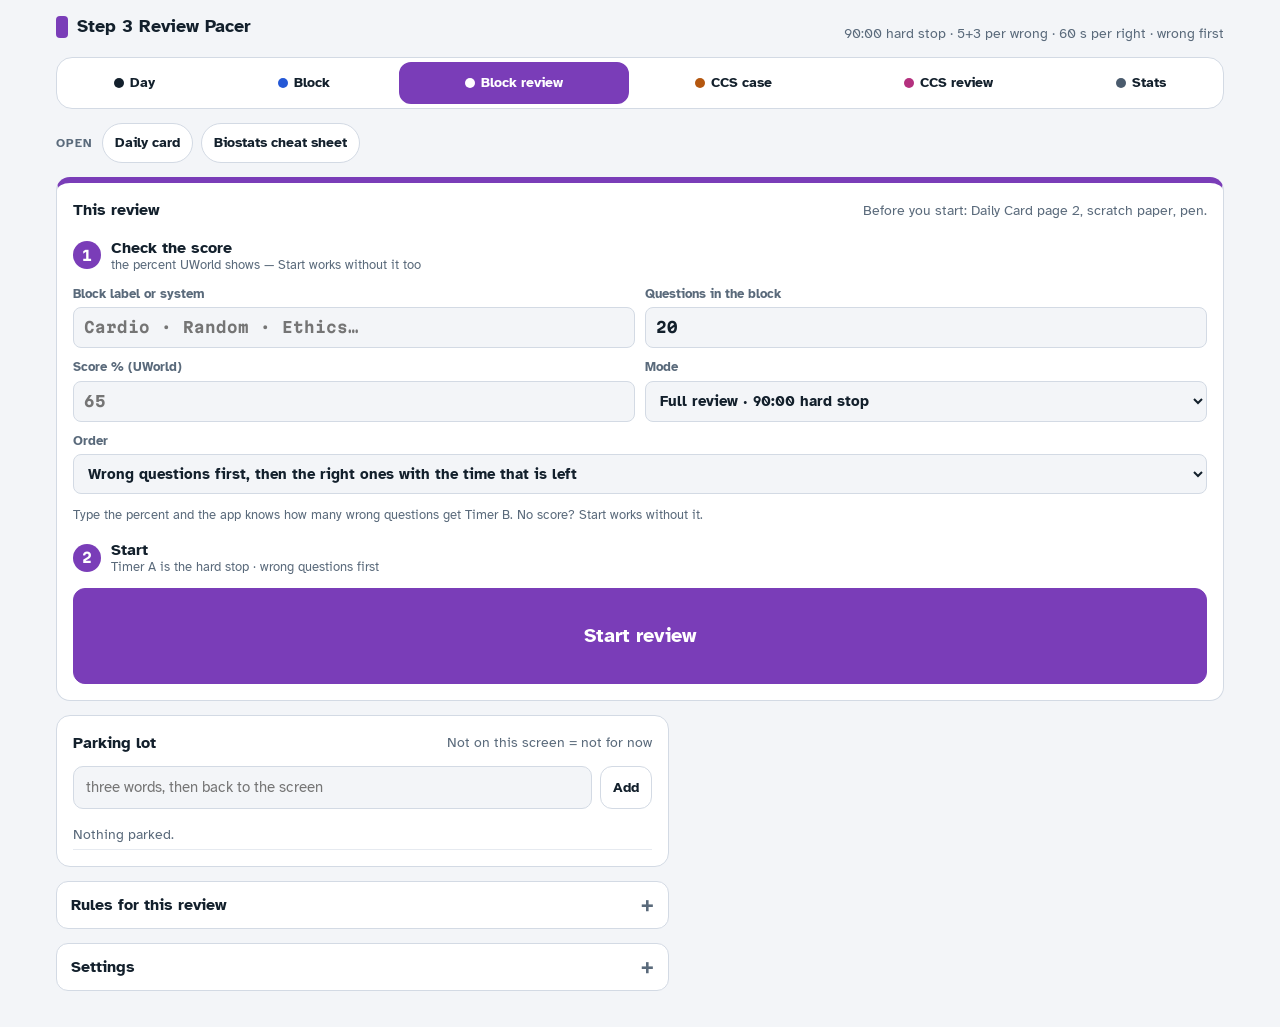
<file: review.html>
<!doctype html>
<html lang="en">
<head>
<meta charset="utf-8">
<meta name="viewport" content="width=device-width, initial-scale=1, viewport-fit=cover">
<title>Step 3 Review Pacer</title>
<meta name="description" content="Two-timer review pacer for UWorld blocks: 90-minute hard stop in three chunks, 5+3 minutes per wrong question, 30 seconds per correct one, K/M/T/G tagging and a parking lot.">
<meta name="theme-color" media="(prefers-color-scheme: light)" content="#F3F5F8">
<meta name="theme-color" media="(prefers-color-scheme: dark)" content="#0E141B">
<meta name="mobile-web-app-capable" content="yes">
<meta name="apple-mobile-web-app-capable" content="yes">
<meta name="apple-mobile-web-app-status-bar-style" content="black-translucent">
<meta name="apple-mobile-web-app-title" content="Review">
<link rel="manifest" href="./manifest-review.webmanifest">
<link rel="icon" href="./icons/review-192.png" type="image/png">
<link rel="apple-touch-icon" href="./icons/review-apple-touch-icon.png">
<link rel="stylesheet" href="https://fonts.googleapis.com/css2?family=Atkinson+Hyperlegible:wght@400;700&family=Martian+Mono:wght@500;700&display=swap">
<link rel="stylesheet" href="./shared.css">
<style>
/* Layout: Timer A (the 90-minute budget) is a slim full-width band; Timer B (this question) is the big card
   you tap; letters tally, parking lot and rules sit beside it on wide screens and below it on a phone. */
.band{background:var(--surface);border:1px solid var(--line);border-radius:14px;padding:14px 16px;display:grid;gap:10px;container-type:inline-size}
.band .row{display:flex;align-items:center;justify-content:space-between;gap:12px;flex-wrap:wrap}
.band .clockA{font-family:var(--font-num);font-weight:700;font-size:clamp(34px,9cqi,64px);line-height:1;letter-spacing:-.03em;font-variant-numeric:tabular-nums}
.band[data-tone="warn"] .clockA{color:var(--warn)}
.band[data-tone="crit"] .clockA{color:var(--crit)}
.band[data-tone="paused"] .clockA{color:var(--muted)}
.band[data-tone="stand"]{border-color:var(--good);box-shadow:inset 0 0 0 1px var(--good)}
.chunks{display:grid;grid-template-columns:repeat(3,1fr);gap:4px}
.chunk{height:10px;border-radius:5px;background:var(--line);position:relative;overflow:hidden}
.chunk i{position:absolute;inset:0 auto 0 0;width:0;background:var(--accent);border-radius:5px}
.chunk.done i{width:100%}
.chunklabels{display:grid;grid-template-columns:repeat(3,1fr);gap:4px;font-size:12px;color:var(--muted)}
.chunklabels span{text-align:center}
.standbox{display:grid;gap:10px;justify-items:center;text-align:center;background:var(--good-bg);border-radius:10px;padding:12px}
.standbox .standclock{font-family:var(--font-num);font-weight:700;font-size:clamp(40px,12cqi,72px);line-height:1;color:var(--good);font-variant-numeric:tabular-nums}
.standbox .standclock.over{color:var(--crit)}
.standbox p{margin:0;color:var(--good);font-weight:700}
.standbox button{width:100%}

.qcard{container-type:inline-size;user-select:none;-webkit-user-select:none;text-align:center;justify-items:center}
.qcard .clockB{font-family:var(--font-num);font-weight:700;font-size:clamp(48px,21cqi,150px);line-height:1;letter-spacing:-.03em;font-variant-numeric:tabular-nums;margin-top:4px;white-space:nowrap}
.qcard[data-tone="warn"] .clockB{color:var(--warn)}
.qcard[data-tone="crit"] .clockB{color:var(--crit)}
.qcard[data-tone="good"] .clockB{color:var(--good)}
.qcard[data-tone="idle"] .clockB{color:var(--muted)}
.ring{position:relative;width:100%;height:10px;border-radius:5px;background:var(--line);overflow:hidden}
.ring i{position:absolute;inset:0 auto 0 0;width:0;background:var(--accent);border-radius:5px}
.qcard[data-tone="warn"] .ring i{background:var(--warn)}
.qcard[data-tone="crit"] .ring i{background:var(--crit)}
.qcard[data-tone="good"] .ring i{background:var(--good)}
.starts{display:grid;grid-template-columns:1fr 1fr;gap:10px;width:100%}
.starts .lucky{grid-column:1/-1;min-height:48px;font-size:15px;border-color:var(--warn);color:var(--warn)}
.starts button.solo{grid-column:1/-1}
.tagbtns{display:grid;grid-template-columns:repeat(4,minmax(0,1fr));gap:8px;width:100%}
.tagbtns button{min-height:84px;display:grid;gap:2px;align-content:center;padding:8px 4px;line-height:1.15}
.tagbtns button b{font-family:var(--font-num);font-size:28px}
.tagbtns button small{font-size:11px;color:var(--muted);font-weight:700;white-space:normal}
.tagbtns button[data-tag="K"]{border-color:var(--k)} .tagbtns button[data-tag="M"]{border-color:var(--m)}
.tagbtns button[data-tag="T"]{border-color:var(--t)} .tagbtns button[data-tag="G"]{border-color:var(--g)}
.tagbtns button[data-tag="K"] b{color:var(--k)} .tagbtns button[data-tag="M"] b{color:var(--m)}
.tagbtns button[data-tag="T"] b{color:var(--t)} .tagbtns button[data-tag="G"] b{color:var(--g)}
.extrow{display:grid;grid-template-columns:1fr 1fr;gap:10px;width:100%}
.extrow button{min-height:56px}
.fixrow button{min-height:40px!important;font-size:14px;color:var(--muted)}
.fixrow button:disabled{opacity:.35}
.tallyedit{display:grid;grid-template-columns:repeat(4,minmax(0,1fr));gap:8px}
.tallyedit div{border:1px solid var(--line);border-radius:10px;padding:8px 6px;display:grid;grid-template-columns:1fr auto 1fr;align-items:center;gap:4px;text-align:center}
.tallyedit b{font-family:var(--font-num);font-size:22px;line-height:1}
.tallyedit small{grid-column:1/-1;font-size:11px;color:var(--muted);font-weight:700;letter-spacing:.06em;text-transform:uppercase}
.tallyedit button{min-height:32px;padding:2px 0;font-size:16px;border-radius:8px}
.tallyedit div[data-tag="K"] b{color:var(--k)} .tallyedit div[data-tag="M"] b{color:var(--m)} .tallyedit div[data-tag="T"] b{color:var(--t)} .tallyedit div[data-tag="G"] b{color:var(--g)}
.ruleline{font-size:14px;color:var(--muted);margin:0;text-wrap:balance;max-width:44ch}

.tally{display:grid;grid-template-columns:repeat(4,minmax(0,1fr));gap:8px}
.tally div{border:1px solid var(--line);border-radius:10px;padding:8px 6px;text-align:center;display:grid;gap:2px}
.tally b{font-family:var(--font-num);font-size:22px;line-height:1}
.tally small{font-size:11px;color:var(--muted);font-weight:700;letter-spacing:.06em;text-transform:uppercase}
.tally div[data-tag="K"] b{color:var(--k)} .tally div[data-tag="M"] b{color:var(--m)} .tally div[data-tag="T"] b{color:var(--t)} .tally div[data-tag="G"] b{color:var(--g)}
.prog{display:flex;gap:14px;flex-wrap:wrap;font-size:14px;color:var(--muted)}
.prog b{font-family:var(--font-num);color:var(--fg)}

.park form{display:grid;grid-template-columns:minmax(0,1fr) auto;gap:8px}
.park input{width:100%;min-width:0;font:inherit;font-size:15px;padding:10px 12px;border-radius:10px;border:1px solid var(--line);background:var(--bg);color:var(--fg)}
.park input:focus-visible{outline:3px solid var(--accent);outline-offset:1px}
.park ul,ul.park{list-style:none;margin:0;padding:0;display:grid;gap:6px}
.park li{display:flex;justify-content:space-between;align-items:center;gap:10px;font-size:15px;border-bottom:1px solid var(--line2);padding:4px 0}
.park li button{min-height:32px;padding:4px 10px;font-size:13px}
.park .empty{color:var(--muted);font-size:14px;margin:0}

.picks{display:flex;gap:8px;flex-wrap:wrap}
.picks button{min-height:42px;font-size:14px;padding:8px 12px;border-radius:999px;font-weight:700}
.picks button[aria-pressed="true"]{background:var(--page);color:var(--on-c);border-color:var(--page)}
.setup .primary{width:100%}

.done .fix{border-radius:10px;padding:10px 12px;background:var(--good-bg);color:var(--good);font-weight:700}
.done .line{font-family:var(--font-num);font-size:14px;padding:10px 12px;border:1px dashed var(--line);border-radius:8px;background:var(--bg);overflow-x:auto;white-space:nowrap;margin:0}
.done .row2{display:flex;gap:8px;flex-wrap:wrap}
.done .row2 button{min-height:44px;padding:10px 14px}
.parkclock{font-family:var(--font-num);font-weight:700;font-size:40px;line-height:1;font-variant-numeric:tabular-nums}

@media (min-width:820px) and (min-height:520px){
  .band{grid-column:1/-1}
  .band .clockA{font-size:clamp(40px,6cqi,64px)}
  .tagbtns button{min-height:96px}
}
</style>
</head>
<body>
<div class="wrap">
  <header class="top">
    <h1>Step 3 Review Pacer</h1>
    <p class="tag" id="tagline">90:00 hard stop · 5+3 per wrong · 30 s per correct</p>
  </header>
  <nav id="pnav" aria-label="Pages"></nav>
  <div class="quicklinks" aria-label="Shortcuts">
    <span class="ql">Open</span>
    <a href="https://claude.ai/artifact/CkBRBNXXbywkG2HdLAcEbe" target="_blank" rel="noopener">Daily card</a>
    <a href="https://claude.ai/artifact/1UrfVMa6zbxTSL6HjHd7sL" target="_blank" rel="noopener">Biostats cheat sheet</a>
  </div>
  <div id="breakBand" hidden></div>

  <!-- SETUP -->
  <section class="card setup full" id="setup">
    <div class="rowhead"><h2>This review</h2><span class="meta">Before you start: Daily Card page 2, scratch paper, pen.</span></div>
    <p class="stepcap" id="capPick" hidden><b>1</b><span>Pick the block<small>lowest score first, then upward</small></span></p>
    <div class="picks" id="picks" hidden></div>
    <p class="stepcap"><b id="capScoreN">2</b><span>Check the score<small>the percent UWorld shows — Start works without it too</small></span></p>
    <div class="form">
      <label>Block label or system<input type="text" id="sLabel" placeholder="Cardio · Random · Ethics…" autocomplete="off"></label>
      <label>Questions in the block<input type="number" id="sN" min="1" max="60" value="20" inputmode="numeric"></label>
      <label>Score % (UWorld)<input type="text" id="sCorrect" maxlength="6" placeholder="65" inputmode="numeric" pattern="[0-9]*" autocomplete="off"></label>
      <label>Mode<select id="sMode"><option value="full">Full review · 90:00 hard stop</option><option value="eo">EO only · 60 s per question</option></select></label>
      <label class="wide">Order<select id="sOrder"><option value="wrongFirst">Wrong questions first, then the right ones with the time that is left</option><option value="any">Any order — I pick wrong or right as I go</option></select></label>
    </div>
    <p class="note" id="sDerived">Type the percent and the app knows how many wrong questions get Timer B.</p>
    <p class="stepcap"><b id="capStartN">3</b><span>Start<small>Timer A is the hard stop · wrong questions first</small></span></p>
    <button class="primary" id="btnStart" type="button">Start review</button>
  </section>

  <!-- TIMER A -->
  <section class="band full" id="band" data-tone="normal" hidden>
    <div class="row">
      <div>
        <span class="pill" data-kind="accent" id="pillA">Chunk 1 of 3</span>
        <span class="meta" id="metaA"></span>
      </div>
      <div class="clockA" id="clockA">90:00</div>
    </div>
    <div class="chunks" id="chunks"><div class="chunk"><i></i></div><div class="chunk"><i></i></div><div class="chunk"><i></i></div></div>
    <div class="chunklabels"><span>Chunk 1</span><span>Chunk 2</span><span>Chunk 3</span></div>
    <p class="modeText" id="textA">Stand 4 minutes at the end of each chunk. 90 minutes of review, hard stop.</p>
    <div class="standbox" id="standbox" hidden>
      <p id="standTitle">Stand. Walk. Water. No phone.</p>
      <div class="standclock" id="standClock">4:00</div>
      <button class="primary good" id="btnResume" type="button">Back at the desk — resume</button>
    </div>
    <div class="subactions">
      <button id="btnPause" type="button">Pause</button>
      <button id="btnStandNow" type="button">Stand now</button>
      <button id="btnEnd" type="button">End review</button>
      <button id="btnSound" type="button" aria-pressed="true">Sound on</button>
    </div>
    <div class="row" style="justify-content:space-between"><p class="livestatus" id="liveStatus"></p><button id="btnPip" type="button" class="small" hidden>Float the timer</button></div>
  </section>

  <div class="colL" id="colL" hidden>
    <!-- TIMER B -->
    <section class="card qcard" id="qcard" data-tone="idle">
      <div class="rowhead" style="width:100%">
        <span class="pill" id="pillB">Next question</span>
        <span class="meta" id="metaB"></span>
      </div>
      <div class="clockB" id="clockB">5:00</div>
      <div class="ring"><i id="ringFill"></i></div>
      <p class="ruleline" id="textB">Which one is next? Wrong gets 5:00 — EO, the correct-answer paragraph, your choice. Right gets 60 s — Educational Objective only.</p>
      <div class="starts" id="starts">
        <button class="primary" id="btnWrong" type="button">Wrong · 5:00</button>
        <button class="primary good" id="btnCorrect" type="button">Right · 60 s</button>
        <button class="lucky" id="btnLucky" type="button">Lucky guess → treat as wrong</button>
      </div>
      <div class="extrow" id="extrow" hidden>
        <button id="btnExtend" type="button" style="grid-column:1/-1">+3:00 (once)</button>
      </div>
      <div class="tagbtns" id="tagbtns" hidden>
        <button type="button" data-tag="K"><b>K</b><small>didn't know the fact</small></button>
        <button type="button" data-tag="M"><b>M</b><small>misread / missed a detail</small></button>
        <button type="button" data-tag="T"><b>T</b><small>knew it, not the form</small></button>
        <button type="button" data-tag="G"><b>G</b><small>guessed / rushed</small></button>
      </div>
      <div class="extrow" id="nextrow" hidden>
        <button class="primary" id="btnNext" type="button" style="grid-column:1/-1">Next</button>
      </div>
      <div class="extrow fixrow" id="fixrow">
        <button class="small" id="btnChange" type="button">Change choice</button>
        <button class="small" id="btnUndo" type="button">Undo last question</button>
      </div>
    </section>
  </div>

  <div class="colR" id="colR">
    <section class="card" id="progCard" hidden>
      <div class="prog" id="prog"></div>
      <div class="tally" id="tally">
        <div data-tag="K"><b>0</b><small>K know</small></div>
        <div data-tag="M"><b>0</b><small>M misread</small></div>
        <div data-tag="T"><b>0</b><small>T form</small></div>
        <div data-tag="G"><b>0</b><small>G rushed</small></div>
      </div>
    </section>

    <section class="card park">
      <div class="rowhead"><h2>Parking lot</h2><span class="meta">Not on this screen = not for now</span></div>
      <form id="parkForm"><input id="parkIn" placeholder="three words, then back to the screen" autocomplete="off" maxlength="80"><button type="submit" class="small">Add</button></form>
      <ul id="parkList"></ul>
    </section>

    <details class="fold" id="rulesFold">
      <summary>Rules for this review</summary>
      <div class="body">
        <ol class="rules">
          <li><b>Two timers.</b> Timer A: 30-min chunks, 3 chunks = 90 min per block, hard stop; <b>stand 10 min</b> between chunks (the break after a chunk). Timer B: 5 min per wrong question, +3 if you need it = 8 max. Rings → you move.</li>
          <li><b>Order:</b> wrong questions first (UWorld Results → Show: Incorrect), then the right ones with whatever time is left. The app walks you through it in that order; "Any order" in the setup if you want to mix.</li>
          <li><b>Right questions:</b> no Timer B. Educational Objective, <b>60 seconds</b> each. A lucky guess counts as wrong.</li>
          <li><b>Don't re-read the stem.</b> Educational Objective → correct-answer paragraph → the paragraph for the choice you picked. Skip the other wrong-choice paragraphs.</li>
          <li><b>Calculation question</b> → draw the 2×2 and redo it yourself before reading their math.</li>
          <li>Write one line: <b>"Rule: ___"</b> in your own words. Ten words max. Tag the miss with one letter.</li>
          <li><b>Chunk 3 ends with questions left</b> → Educational Objective only, 60 s each, tagged K. The app switches to that by itself (or ends the review, if you set that in Settings).</li>
          <li><b>When the review ends, the 20-minute break starts</b> by itself and shows on every pacer page until the next block, review or case starts.</li>
          <li><b>Pressed the wrong button?</b> "Change choice" sends the running question back to the chooser; the clock on that question keeps counting. "Undo last question" reopens the one you just closed.</li>
          <li><b>Not allowed:</b> UWorld library, a new sheet, YouTube, a podcast, a "quick" lookup, Claude per question. Parking lot instead.</li>
        </ol>
        <p class="note">Hidden app: iPad — open the pacer from the Home Screen icon and allow notifications, otherwise keep it in split screen beside UWorld (a hidden web app on iPad cannot play sound). Android — notifications plus "Keep running in the background" in Settings. Mac — notifications. A chunk that ended while the app was hidden is caught up when you come back: Timer A stops at the chunk end, not when you return.</p>
        <p class="note">Keys: <kbd>W</kbd> wrong · <kbd>C</kbd> correct · <kbd>L</kbd> lucky · <kbd>K</kbd> <kbd>M</kbd> <kbd>T</kbd> <kbd>G</kbd> tag · <kbd>E</kbd> +3:00 · <kbd>N</kbd> next · <kbd>B</kbd> change choice · <kbd>Z</kbd> undo last · <kbd>P</kbd> pause.</p>
      </div>
    </details>

    <details class="fold" id="settingsFold">
      <summary>Settings</summary>
      <div class="body">
        <fieldset id="settingsFs">
          <div class="form">
            <label>Timer A total (mm:ss)<input type="text" id="fLimit" value="90:00" inputmode="numeric"></label>
            <label>Chunk length (mm:ss)<input type="text" id="fChunk" value="30:00" inputmode="numeric"></label>
            <label>Break after a 30-min chunk — stand (mm:ss)<input type="text" id="fStand" value="10:00" inputmode="numeric"></label>
            <label>Timer B per wrong (mm:ss)<input type="text" id="fB" value="5:00" inputmode="numeric"></label>
            <label>Extension, once (mm:ss)<input type="text" id="fExt" value="3:00" inputmode="numeric"></label>
            <label>Right question (seconds)<input type="number" id="fEo" value="60" min="10" max="300" inputmode="numeric"></label>
            <label>At the hard stop<select id="fStop"><option value="sweep">EO sweep, tagged K</option><option value="end">End the review</option></select></label>
            <label>Default order<select id="fOrder"><option value="wrongFirst">Wrong first, then right</option><option value="any">Any order</option></select></label>
            <label>Theme<select id="fTheme"><option value="system">Match device</option><option value="light">Light</option><option value="dark">Dark</option></select></label>
          </div>
          <div class="formrow">
            <button type="button" id="btnApply">Save settings</button>
            <span class="note" id="settingsMsg"></span>
          </div>
        </fieldset>
        <p class="note" id="settingsLock" hidden></p>
        <div class="rowhead"><h2>Breaks</h2><span class="meta">Shared by all pacer pages</span></div>
        <div id="brkSettings"></div>
        <div class="rowhead"><h2>Background &amp; sound</h2><span class="meta">Shared by all pacer pages</span></div>
        <div id="bgSettings"></div>
      </div>
    </details>
  </div>

  <!-- DONE -->
  <section class="card done full" id="done" hidden>
    <div class="rowhead"><h2>Review summary</h2><span class="meta" id="doneMeta"></span></div>
    <div class="tallyedit" id="doneTally"></div>
    <p class="note">Tagged one wrong? Fix the letters here; the saved review updates itself.</p>
    <div class="fix" id="doneFix"></div>
    <ul class="stats" id="doneStats"></ul>
    <p class="note">One line for the notebook:</p>
    <p class="line" id="noteLine"></p>
    <div class="row2">
      <button id="btnCopyLine" type="button">Copy the line</button>
      <button id="btnStats" type="button">Open stats</button>
      <button id="btnNew" type="button">New review</button>
    </div>
    <div class="rowhead"><h2>Parking lot · 15 minutes, timed</h2><span class="parkclock" id="parkClock">15:00</span></div>
    <p class="note">End of the day only. Most items get crossed out unread.</p>
    <div class="row2"><button id="btnPark15" type="button">Start 15:00</button><button id="btnParkClear" type="button">Clear the list</button></div>
    <ul id="parkListDone" class="park"></ul>
  </section>
</div>

<script src="./shared.js"></script>
<script>
(() => {
const P = window.Pacer, $ = id => document.getElementById(id), fmt = P.fmt;
const LS_S = "step3pacer.review.settings.v1", LS_R = "step3pacer.review.run.v1";
/* Nov 7 defaults: a right question gets 60 s (was 30), the stand after a 30-minute chunk is 10:00 (was 4:00), and the
   review runs wrong questions first, then the right ones with the time that is left ("wrongFirst"; "any" = the old chooser). */
const DEFAULTS = { limitSec: 5400, chunkSec: 1800, standSec: 600, bSec: 300, extSec: 180, eoSec: 60, sound: true, atStop: "sweep", order: "wrongFirst", v: 2 };
const FIX = {
  K: "Mostly K — knowledge gap. Normal. The \"Rule:\" lines are the fix; nothing extra.",
  M: "Mostly M — misread. Read the last line first; highlight D / T / MC / MT / GA while reading.",
  T: "Mostly T — translation. Write your answer on paper, then convert it to the other form before giving up (biostats sheet, last page).",
  G: "Mostly G — guessed or rushed. You're rushing on hard ones. Flag at 50 sec instead of guessing; come back on pass 2."
};
let S = Object.assign({}, DEFAULTS);
let R = fresh();
let endArmed = 0, parkTimer = null;

function fresh() {
  return { phase: "setup", id: "", date: "", label: "", nQ: 20, correct: null, wrongTotal: null, mode: "full", order: "wrongFirst", blockId: null,
    startAt: 0, pausedAt: 0, pausedTotal: 0, pauseKind: "", standStartAt: 0, standChimed: false, standsDone: 0, manualStands: 0,
    q: null, items: [], tags: { K: 0, M: 0, T: 0, G: 0 }, wrongDone: 0, correctDone: 0, lucky: 0, swept: 0,
    stopped: false, sweepStartAt: 0, endEl: 0, pendingStartEl: null, quietStand: false, quietStop: false, updatedAt: 0 };
}

/* ---------- storage ---------- */
function loadSettings() {
  const p = P.readJSON(LS_S, null);
  if (p && typeof p === "object") {
    S = Object.assign({}, DEFAULTS, p);
    if (!p.v || p.v < 2) {            // settings saved before Nov 7: move the two old defaults to the new ones, once
      if (p.eoSec === 30 || p.eoSec == null) S.eoSec = 60;
      if (p.standSec === 240 || p.standSec == null) S.standSec = 600;
      if (!p.order) S.order = "wrongFirst";
      S.v = 2; saveSettings();
    }
    if (S.order !== "any") S.order = "wrongFirst";
  }
  P.setSound(S.sound);
}
function saveSettings() { P.writeJSON(LS_S, S); }
function persist() { R.updatedAt = Date.now(); P.writeJSON(LS_R, R); P.live.touch(); }
function loadRun() {
  const p = P.readJSON(LS_R, null);
  if (!p || (p.phase !== "run" && p.phase !== "sweep")) return;
  if (Date.now() - p.startAt > 8 * 3600 * 1000) return;
  R = Object.assign(fresh(), p);
}

/* ---------- clocks ---------- */
function elA(now) { // review time used, in ms (stands and pauses excluded)
  now = now || Date.now();
  if (R.phase === "setup") return 0;
  if (R.phase === "done" || R.phase === "sweep") return R.endEl;
  const ref = R.pauseKind ? R.pausedAt : now;
  return Math.max(0, ref - R.startAt - R.pausedTotal);
}
function qElapsedSec(now) {
  if (!R.q) return 0;
  if (R.phase === "sweep") return Math.max(0, ((now || Date.now()) - R.q.startAt) / 1000);
  return Math.max(0, (elA(now) - R.q.startEl) / 1000);
}
function qBudget() {
  if (!R.q) return 0;
  if (R.q.kind === "correct" || R.q.kind === "sweep" || R.q.kind === "eo") return S.eoSec;
  return S.bSec + (R.q.ext ? S.extSec : 0);
}
function remainingWrong() { return R.wrongTotal == null ? null : Math.max(0, R.wrongTotal - R.wrongDone); }
function remainingCorrect() { return R.correct == null ? null : Math.max(0, R.correct - R.lucky - R.correctDone); }
function remainingAll() { const w = remainingWrong(), c = remainingCorrect(); return (w == null || c == null) ? null : w + c; }

/* ---------- actions ---------- */
function startReview() {
  const label = $("sLabel").value.trim(), nQ = Math.max(1, Math.min(60, parseInt($("sN").value, 10) || 20));
  const correct = P.countOf(P.parsePct($("sCorrect").value), nQ);   // the percent UWorld shows → the count; no score, or something that is not a percent: the review starts all the same
  R = fresh();
  R.phase = "run"; R.id = P.newId(); R.date = new Date().toISOString();
  R.label = label; R.nQ = nQ; R.correct = correct; R.wrongTotal = correct == null ? null : nQ - correct;
  R.mode = $("sMode").value === "eo" ? "eo" : "full";
  R.order = $("sOrder").value === "any" ? "any" : "wrongFirst";
  R.blockId = pickedBlock || null;
  R.startAt = Date.now();
  if (R.mode === "eo") startItem("eo");
  P.audioInit(); P.sfx("start"); P.keepAwake(); P.bg.runStart("review running"); P.breakStop();
  $("rulesFold").open = false;
  persist(); render();
}
/* wrong-first order: which kind the chooser offers now. null = the plain chooser (any order, or no score entered) */
function orderedKind() {
  if (R.mode !== "full" || R.order !== "wrongFirst" || R.wrongTotal == null) return null;
  const w = remainingWrong(), c = remainingCorrect();
  if (w > 0) return "wrong";
  if (c > 0) return "correct";
  return null;
}
function startItem(kind) {
  const now = Date.now();
  if (R.q && (R.q.kind === "wrong" || R.q.kind === "lucky")) return; // a wrong question must be tagged first
  closeCurrent(now, null);
  if (kind === "lucky") { R.lucky++; if (R.wrongTotal != null) R.wrongTotal++; }
  const startEl = R.pendingStartEl != null ? R.pendingStartEl : elA(now);
  R.q = { kind: kind, startEl: startEl, startAt: now - (elA(now) - startEl), ext: false, rang: false, hardRang: false };
  R.pendingStartEl = null;
  persist(); render();
}
function changeChoice() { // the running question goes back to the chooser; its clock keeps counting
  if (!R.q || R.phase !== "run" || R.mode === "eo") return;
  const k = R.q.kind;
  if (k !== "wrong" && k !== "lucky" && k !== "correct") return;
  if (k === "lucky") { R.lucky = Math.max(0, R.lucky - 1); if (R.wrongTotal != null) R.wrongTotal = Math.max(0, R.wrongTotal - 1); }
  R.pendingStartEl = R.q.startEl; R.q = null;
  persist(); render();
}
function undoLast() { // reopen the question you just closed, with its own clock
  if (R.phase !== "run" && R.phase !== "sweep") return;
  R.pendingStartEl = null;
  if (R.q && (R.q.kind === "wrong" || R.q.kind === "lucky" || R.q.kind === "correct")) {
    // discard the running one first (same as Change choice), then reopen the previous
    if (R.q.kind === "lucky") { R.lucky = Math.max(0, R.lucky - 1); if (R.wrongTotal != null) R.wrongTotal = Math.max(0, R.wrongTotal - 1); }
    R.q = null;
  } else if (R.q && (R.q.kind === "sweep" || R.q.kind === "eo")) {
    R.q = null; // auto-started, nothing recorded yet
  }
  const it = R.items.pop();
  if (!it) { persist(); render(); return; }
  if (it.kind === "wrong" || it.kind === "lucky") { R.tags[it.tag] = Math.max(0, R.tags[it.tag] - 1); R.wrongDone = Math.max(0, R.wrongDone - 1); }
  else if (it.kind === "correct" || it.kind === "eo") R.correctDone = Math.max(0, R.correctDone - 1);
  else if (it.kind === "sweep") { R.tags.K = Math.max(0, R.tags.K - 1); R.wrongDone = Math.max(0, R.wrongDone - 1); R.swept = Math.max(0, R.swept - 1); }
  if (R.phase === "sweep" && it.kind !== "sweep") { R.q = { kind: "sweep", startEl: 0, startAt: Date.now(), ext: false, rang: false, hardRang: false }; persist(); render(); return; }
  R.q = { kind: it.kind, startEl: it.startEl != null ? it.startEl : elA(), startAt: it.startAt || Date.now(), ext: !!it.ext, rang: false, hardRang: false };
  persist(); render();
}
function closeCurrent(now, tag) { // records the running item, if any
  if (!R.q) return;
  const sec = qElapsedSec(now);
  const k = R.q.kind;
  const base = { kind: k, sec: Math.round(sec), startEl: R.q.startEl, startAt: R.q.startAt };
  if (k === "wrong" || k === "lucky") {
    if (!tag) return; // a wrong question is closed by a tag, never silently
    R.items.push(Object.assign(base, { tag: tag, ext: !!R.q.ext, over: sec > qBudget() }));
    R.tags[tag]++; R.wrongDone++;
  } else if (k === "correct") {
    R.items.push(Object.assign(base, { over: sec > S.eoSec }));
    R.correctDone++;
  } else if (k === "sweep") {
    R.items.push(Object.assign(base, { tag: "K" }));
    R.tags.K++; R.wrongDone++; R.swept++;
  } else if (k === "eo") {
    R.items.push(base);
    R.correctDone++;
  }
  R.q = null;
}
function allReviewed() {
  const left = remainingAll();
  return (left != null && left <= 0) || (R.wrongDone + R.correctDone) >= R.nQ;
}
function tag(letter) {
  if (!R.q || (R.q.kind !== "wrong" && R.q.kind !== "lucky")) return;
  closeCurrent(Date.now(), letter);
  if (R.phase === "sweep") nextSweep(); else if (allReviewed()) finish(); else { persist(); render(); }
}
function extend() {
  if (!R.q || (R.q.kind !== "wrong" && R.q.kind !== "lucky") || R.q.ext) return;
  R.q.ext = true; R.q.rang = false; persist(); render();
}
function next() { // sweep / eo / correct: close and move
  if (!R.q) return;
  if (R.q.kind === "wrong" || R.q.kind === "lucky") return;
  if (R.phase === "sweep") { closeCurrent(Date.now(), null); nextSweep(); return; }
  if (R.mode === "eo") {
    closeCurrent(Date.now(), null);
    if (R.correctDone >= R.nQ) finish(); else { startItem("eo"); }
    return;
  }
  closeCurrent(Date.now(), null);
  if (allReviewed()) finish(); else { persist(); render(); }
}
function nextSweep() {
  const left = remainingAll();
  if (left != null && left <= 0) { finish(); return; }
  R.q = { kind: "sweep", startEl: 0, startAt: Date.now(), ext: false, rang: false, hardRang: false };
  persist(); render();
}
function pause(kind, at) { // at: the moment the pause really began (a chunk end reached while the page was hidden)
  if (R.phase !== "run" || R.pauseKind) return;
  R.pauseKind = kind; R.pausedAt = at || Date.now();
  if (kind === "stand") {
    R.standStartAt = R.pausedAt; R.standChimed = false;
    if (!R.auto) {
      // a stand taken within 3 minutes of a chunk end counts as that chunk's stand
      const el = elA(R.pausedAt) / 1000, boundary = S.chunkSec * (R.standsDone + 1);
      if (R.standsDone < 2 && boundary - el < 180) R.standsDone++; else R.manualStands++;
    }
  }
  R.auto = false;
  persist(); render();
}
function resume() {
  if (R.phase !== "run" || !R.pauseKind) return;
  R.pausedTotal += Date.now() - R.pausedAt; R.pausedAt = 0; R.pauseKind = ""; R.standStartAt = 0;
  P.keepAwake(); P.bg.runStart("review running"); persist(); render();
}
function hardStop() {
  const now = Date.now();
  R.endEl = S.limitSec * 1000; R.stopped = true;
  // an open correct item just closes; an open wrong item is closed as a sweep item (EO only from here on)
  if (R.q && (R.q.kind === "wrong" || R.q.kind === "lucky")) { R.q.kind = "sweep"; R.q.startAt = now; }
  else closeCurrent(now, null);
  if (!R.quietStop) P.sfx("stop"); R.quietStop = false; P.vibrate([400, 120, 400]);
  const left = remainingAll();
  if (S.atStop === "end") { R.phase = "done"; }
  else if (left == null || left > 0) { R.phase = "sweep"; R.pauseKind = ""; if (!R.q) R.q = { kind: "sweep", startEl: 0, startAt: now, ext: false, rang: false, hardRang: false }; }
  else { R.phase = "done"; }
  if (R.phase === "done") finish(); else { persist(); render(); }
}
function finish() {
  const now = Date.now();
  if (R.phase === "run") { if (R.pauseKind) { R.pausedTotal += now - R.pausedAt; R.pauseKind = ""; } R.endEl = Math.min(S.limitSec * 1000, now - R.startAt - R.pausedTotal); }
  if (R.q && (R.q.kind === "wrong" || R.q.kind === "lucky")) { R.q.kind = "sweep"; R.q.startAt = R.q.startAt || now; }
  closeCurrent(now, null);
  R.phase = "done";
  P.sfx("end"); P.releaseWake(); P.bg.runEnd();
  saveReview();
  persist(); P.live.clear();
  P.breakStart(P.getBreaks().taskSec, "Break after the review" + (R.label ? " · " + R.label : ""), "review");   // 20:00 by default, shown on every page
  render();
}
function endReview() {
  if (R.phase !== "run" && R.phase !== "sweep") return;
  if (endArmed && Date.now() - endArmed < 3500) { endArmed = 0; finish(); return; }
  endArmed = Date.now(); render();
  setTimeout(() => { if (endArmed && Date.now() - endArmed >= 3500) { endArmed = 0; render(); } }, 3600);
}
function saveReview() {
  const wrongItems = R.items.filter(i => i.kind === "wrong" || i.kind === "lucky");
  const correctItems = R.items.filter(i => i.kind === "correct" || i.kind === "eo");
  const avg = arr => arr.length ? Math.round(arr.reduce((a, b) => a + b.sec, 0) / arr.length) : 0;
  const s = {
    id: R.id, type: "review", date: R.date, label: R.label, nQ: R.nQ, correct: R.correct,
    wrong: R.wrongTotal, lucky: R.lucky, mode: R.mode, tags: Object.assign({}, R.tags), items: R.items.slice(),
    timeUsedSec: Math.round(R.endEl / 1000), limitSec: S.limitSec, stands: R.standsDone + R.manualStands,
    extensions: wrongItems.filter(i => i.ext).length, overWrong: wrongItems.filter(i => i.over).length,
    swept: R.swept, wrongDone: R.wrongDone, correctDone: R.correctDone, avgWrongSec: avg(wrongItems), avgCorrectSec: avg(correctItems),
    stopped: !!R.stopped, blockId: R.blockId
  };
  P.saveSession(s);
  if (R.blockId) {
    const all = P.loadSessions(); const b = all.find(x => x.id === R.blockId);
    if (b) { b.reviewId = R.id; if (R.correct != null && b.correct == null) b.correct = R.correct; if (!b.label && R.label) b.label = R.label; P.saveSession(b); }
  }
  P.syncQuietly();
}

/* ---------- tick ---------- */
function tick() {
  const now = Date.now();
  if (R.phase === "run") {
    const el = elA(now) / 1000;
    if (!R.pauseKind) {
      // chunk ends → automatic stand (first two chunk ends only)
      if (R.standsDone < 2 && el >= S.chunkSec * (R.standsDone + 1) && el < S.limitSec) {
        const over = el - S.chunkSec * (R.standsDone + 1);   // reached while the page was hidden: the stand began at the chunk end
        R.standsDone++; R.auto = true; if (!R.quietStand) P.sfx("stand"); R.quietStand = false; P.vibrate([200, 100, 200]);
        pause("stand", over > 3 ? now - over * 1000 : now); return;
      }
      if (el >= S.limitSec) { hardStop(); return; }
      // Timer B
      if (R.q) {
        const rem = qBudget() - qElapsedSec(now);
        if (rem <= 0 && !R.q.rang) {
          R.q.rang = true;
          if (R.q.kind === "correct") { P.sfx("tick"); }
          else if (R.q.ext) { R.q.hardRang = true; P.sfx("hardmove"); P.vibrate([150, 80, 150, 80, 300]); }
          else { P.sfx("move"); P.vibrate([150, 80, 150]); }
          persist();
        }
      }
    } else if (R.pauseKind === "stand") {
      const left = S.standSec - (now - R.standStartAt) / 1000;
      if (left <= 0 && !R.standChimed) { R.standChimed = true; P.sfx("resume"); P.vibrate([120, 60, 120, 60, 120]); persist(); }
    }
  } else if (R.phase === "sweep" && R.q) {
    const rem = S.eoSec - qElapsedSec(now);
    if (rem <= 0 && !R.q.rang) { R.q.rang = true; P.sfx("tick"); persist(); }
  }
  render();
}
/* Time-based events of the running review, on whichever clock is running: Timer A (review seconds), the stand
   (stand seconds) or the sweep item. The catch-up after the page was hidden and the notifications while it is
   hidden read this list; mark() = "already chimed", so tick() stays quiet. */
function bgMode() { if (R.phase === "run" && !R.pauseKind) return "A"; if (R.phase === "run" && R.pauseKind === "stand") return "stand"; if (R.phase === "sweep" && R.q) return "sweep"; return ""; }
function bgRunning() { const m = bgMode(); return m === "A" || (m === "stand" && !R.standChimed) || m === "sweep"; }
function bgElapsedAt(ts) { const m = bgMode(); if (m === "A") return Math.max(0, (ts - R.startAt - R.pausedTotal) / 1000); if (m === "stand") return (ts - R.standStartAt) / 1000; if (m === "sweep") return (ts - R.q.startAt) / 1000; return 0; }
function bgEpochOf(el) { const m = bgMode(); return (m === "A" ? R.startAt + R.pausedTotal : m === "stand" ? R.standStartAt : R.q ? R.q.startAt : Date.now()) + el * 1000; }
function events() {
  const m = bgMode(), out = [];
  if (m === "A") {
    if (R.standsDone < 2) { const b = S.chunkSec * (R.standsDone + 1); if (b < S.limitSec) out.push({ el: b, tag: "chunk" + (R.standsDone + 1), title: "Chunk " + (R.standsDone + 1) + " over — stand", body: "Timer A stopped at the chunk end. Walk, water, no phone.", sfx: "stand", important: true, mark: () => { R.quietStand = true; } }); }
    out.push({ el: S.limitSec, tag: "stop", title: fmt(S.limitSec) + " hard stop", body: S.atStop === "end" ? "The review is over." : "Educational Objective only from here, " + S.eoSec + " s each.", sfx: "stop", important: true, mark: () => { R.quietStop = true; } });
    if (R.q) {
      const k = R.q.kind, quick = k === "correct" || k === "eo";
      out.push({ el: R.q.startEl / 1000 + qBudget(), tag: "timerB", title: quick ? S.eoSec + " s are up — next" : R.q.ext ? fmt(S.bSec + S.extSec) + " — move. Tag it and go" : "Timer B rang — tag it and move, or +" + fmt(S.extSec) + " once",
        sfx: quick ? "tick" : R.q.ext ? "hardmove" : "move", fired: () => !!(R.q && R.q.rang), mark: () => { if (R.q) { R.q.rang = true; if (R.q.ext) R.q.hardRang = true; } } });
    }
  } else if (m === "stand") {
    out.push({ el: S.standSec, tag: "standover", title: "Stand over — sit back down", body: "Press Resume at the desk.", sfx: "resume", important: true, fired: () => R.standChimed, mark: () => { R.standChimed = true; } });
  } else if (m === "sweep") {
    out.push({ el: S.eoSec, tag: "sweep", title: S.eoSec + " s — next (K)", sfx: "tick", fired: () => !!(R.q && R.q.rang), mark: () => { if (R.q) R.q.rang = true; } });
  }
  return out.sort((a, b) => a.el - b.el);
}

/* ---------- render ---------- */
let pickedBlock = null, pickTouched = false;
function dayKey(ts) { const d = new Date(ts - 4 * 3600000), z = n => String(n).padStart(2, "0"); return d.getFullYear() + "-" + z(d.getMonth() + 1) + "-" + z(d.getDate()); }   // the study day rolls over at 4:00 AM
function todaysBlocks() { // today's blocks not reviewed yet — lowest score first, the ones without a score after them; numbered as the Day page numbers them
  const k = dayKey(Date.now());
  const all = P.loadSessions().filter(s => s.type === "block" && dayKey(new Date(s.date).getTime()) === k).sort((a, b) => new Date(a.date) - new Date(b.date));
  const day = P.readJSON("step3pacer.day.v1", null), cons = (day && day.date === k && day.consumed) || {};
  all.forEach((s, i) => { const m = /^b(\d+)$/.exec(cons[s.id] || ""); s._n = m ? +m[1] : i + 1; });
  const doneB = {};                                                  // blocks whose review was done on the Day page's own timer are reviewed too
  if (day && day.date === k && day.rv && day.steps) Object.keys(day.rv).forEach(r => { if (day.steps[r] && day.steps[r].done) doneB[day.rv[r]] = true; });
  const pct = s => s.correct / (s.nQ || 20);
  return all.filter(s => !s.reviewId && !doneB[cons[s.id]]).sort((a, b) => (a.correct == null) - (b.correct == null) || (a.correct != null ? pct(a) - pct(b) : 0) || a._n - b._n).slice(0, 9);
}
function chooseBlock(id, blocks) {
  pickedBlock = id || null;
  if (id) { const s = blocks.find(x => x.id === id); if (s) { $("sLabel").value = s.label || (s._n ? "Block " + s._n : ""); $("sN").value = s.nQ; $("sCorrect").value = s.correct != null ? P.pctOf(s.correct, s.nQ) : ""; } }
}
function renderPicks() {
  const el = $("picks");
  let blocks = todaysBlocks(), today = true;
  if (!blocks.length) { // nothing from today: the last two days, newest first, as before
    const cutoff = Date.now() - 2 * 86400000; today = false;
    blocks = P.loadSessions().filter(s => s.type === "block" && !s.reviewId && new Date(s.date).getTime() > cutoff).sort((a, b) => new Date(b.date) - new Date(a.date)).slice(0, 4);
  }
  const cap = $("capPick"), noPicks = !blocks.length;
  cap.hidden = noPicks; $("capScoreN").textContent = noPicks ? "1" : "2"; $("capStartN").textContent = noPicks ? "2" : "3";
  cap.querySelector("small").textContent = today ? "lowest score first, then upward" : "the blocks of the last two days";
  if (noPicks) { el.hidden = true; return; }
  if (today && !pickTouched && !pickedBlock && R.phase === "setup" && blocks[0].correct != null) chooseBlock(blocks[0].id, blocks);   // the lowest score is the one to review first
  el.hidden = false;
  el.innerHTML = blocks.map(b => {
    const score = b.correct != null ? " · " + P.pctOf(b.correct, b.nQ) + "%" : "";
    const name = today ? "Block " + b._n + (b.label && b.label !== "Block " + b._n ? " · " + P.esc(b.label) : "") : P.esc(P.fmtDate(b.date, true)) + (b.label ? " · " + P.esc(b.label) : "");
    return '<button type="button" data-block="' + P.esc(b.id) + '" aria-pressed="' + (pickedBlock === b.id ? "true" : "false") + '">' + name + score + "</button>";
  }).join("") + '<button type="button" data-block="" aria-pressed="' + (pickedBlock ? "false" : "true") + '">Other</button>';
  el.querySelectorAll("button[data-block]").forEach(b => b.addEventListener("click", () => {
    pickTouched = true; chooseBlock(b.dataset.block, blocks);
    renderPicks(); renderDerived();
  }));
}
function renderDerived() {
  const nQ = parseInt($("sN").value, 10), c = $("sCorrect").value.trim();
  const el = $("sDerived");
  if (!nQ) { el.textContent = ""; return; }
  if ($("sMode").value === "eo") { el.textContent = nQ + " questions × " + S.eoSec + " s, Educational Objective only. No tags, no hard stop."; return; }
  if (c === "") { el.textContent = "Type the percent and the app knows how many wrong questions get Timer B. No score? Start works without it."; return; }
  const p = P.parsePct(c);
  if (p == null) { el.textContent = "The score is the percent from UWorld, 0 to 100. Start works without it too."; return; }
  const corr = P.countOf(p, nQ), wrong = nQ - corr;
  const need = wrong * S.bSec, budget = S.limitSec;
  el.textContent = P.pctOf(corr, nQ) + "% = " + corr + " of " + nQ + " · " + wrong + " wrong → Timer B (" + fmt(S.bSec) + " each = " + fmt(need) + ") · " + corr + " correct → " + S.eoSec + " s each (" + fmt(corr * S.eoSec) + "). Budget " + fmt(budget) + (need + corr * S.eoSec > budget ? " — tight: the +3:00 is not free today." : ".");
}
function pct(a, b) { return b ? Math.round(a / b * 100) : 0; }
function render() {
  const now = Date.now();
  const inSetup = R.phase === "setup", live = R.phase === "run" || R.phase === "sweep", done = R.phase === "done";
  $("setup").hidden = !inSetup;
  $("band").hidden = inSetup || done;
  $("colL").hidden = inSetup || done;
  $("colR").hidden = done;
  $("progCard").hidden = inSetup;
  $("done").hidden = !done;
  $("btnSound").textContent = S.sound ? "Sound on" : "Sound off";
  $("btnSound").setAttribute("aria-pressed", S.sound ? "true" : "false");
  if (inSetup) return;

  const el = elA(now) / 1000, remA = Math.max(0, S.limitSec - el);
  const meta = (R.label ? R.label + " · " : "") + (R.correct != null ? pct(R.correct, R.nQ) + "% · " + R.correct + "/" + R.nQ : R.nQ + " Q");
  // Timer A band
  const band = $("band");
  $("metaA").textContent = meta;
  $("clockA").textContent = R.phase === "sweep" ? "0:00" : fmt(Math.ceil(remA));
  const chunkIdx = Math.min(2, Math.floor(el / S.chunkSec));
  Array.from($("chunks").children).forEach((c, i) => {
    const start = i * S.chunkSec, frac = Math.max(0, Math.min(1, (el - start) / S.chunkSec));
    c.querySelector("i").style.width = (frac * 100) + "%";
  });
  const standbox = $("standbox");
  if (R.phase === "sweep") {
    band.dataset.tone = "crit"; $("pillA").dataset.kind = "crit"; $("pillA").textContent = "Hard stop";
    $("textA").textContent = Math.round(S.limitSec / 60) + " minutes are over. Educational Objective only, " + S.eoSec + " s each, tagged K. Then done.";
    standbox.hidden = true;
  } else if (R.pauseKind === "stand") {
    band.dataset.tone = "stand"; $("pillA").dataset.kind = "good"; $("pillA").textContent = "Stand · chunk " + chunkIdx + " done";
    const left = S.standSec - (now - R.standStartAt) / 1000;
    $("textA").textContent = "Timer A is paused while you stand.";
    standbox.hidden = false;
    $("standClock").textContent = left >= 0 ? fmt(Math.ceil(left)) : "+" + fmt(-left);
    $("standClock").classList.toggle("over", left < 0);
    $("standTitle").textContent = left >= 0 ? "Stand. Walk. Water. No phone." : "Stand time is over — sit back down.";
  } else if (R.pauseKind === "pause") {
    band.dataset.tone = "paused"; $("pillA").dataset.kind = "idle"; $("pillA").textContent = "Paused";
    $("textA").textContent = "Paused. Resume as soon as you are back.";
    standbox.hidden = false; $("standClock").textContent = fmt(Math.ceil(remA)); $("standClock").classList.remove("over"); $("standTitle").textContent = "Timer A is paused.";
  } else {
    standbox.hidden = true;
    const nextStandAt = R.standsDone < 2 ? S.limitSec - S.chunkSec * (R.standsDone + 1) : null;
    band.dataset.tone = remA <= 300 ? "crit" : remA <= 900 ? "warn" : "normal";
    $("pillA").dataset.kind = remA <= 300 ? "crit" : "accent"; $("pillA").textContent = "Chunk " + (chunkIdx + 1) + " of 3";
    const left = remainingAll();
    $("textA").textContent = (nextStandAt != null ? "Stand at " + fmt(nextStandAt) + ". " : "Last chunk — no stand, hard stop at 0:00. ") +
      (left != null && remainingWrong() != null ? remainingWrong() + " wrong and " + remainingCorrect() + " correct still to review." : "");
  }
  $("btnPause").textContent = R.pauseKind === "pause" ? "Resume" : "Pause";
  $("btnPause").disabled = R.phase !== "run" || R.pauseKind === "stand";
  $("btnStandNow").disabled = R.phase !== "run" || !!R.pauseKind;
  $("btnEnd").textContent = endArmed ? "Sure?" : "End review";
  $("btnEnd").classList.toggle("armed", !!endArmed);

  // Timer B card
  const qc = $("qcard"), starts = $("starts"), extrow = $("extrow"), tagbtns = $("tagbtns"), nextrow = $("nextrow");
  const doneCount = R.wrongDone + R.correctDone;
  $("metaB").textContent = "Q " + Math.min(R.nQ, doneCount + (R.q ? 1 : 0)) + " of " + R.nQ;
  if (R.pauseKind) {
    qc.dataset.tone = "idle"; $("pillB").dataset.kind = "idle"; $("pillB").textContent = "Waiting";
    $("clockB").textContent = R.q ? fmt(Math.ceil(Math.max(0, qBudget() - qElapsedSec(now)))) : "—";
    $("ringFill").style.width = "0%"; $("textB").textContent = "Timer B waits with you.";
    starts.hidden = true; extrow.hidden = true; tagbtns.hidden = true; nextrow.hidden = true;
  } else if (!R.q) {
    const kind = orderedKind(), bw = $("btnWrong"), bc = $("btnCorrect"), bl = $("btnLucky");
    starts.hidden = false; extrow.hidden = true; tagbtns.hidden = true; nextrow.hidden = true;
    $("ringFill").style.width = "0%";
    if (kind === "wrong") {        // wrong first: one button, the count, Timer B
      const w = remainingWrong();
      qc.dataset.tone = "idle"; $("pillB").dataset.kind = "warn"; $("pillB").textContent = "Wrong first · " + w + " left";
      $("clockB").textContent = fmt(S.bSec);
      $("textB").textContent = "UWorld → Show: Incorrect. " + w + " wrong to go, " + fmt(S.bSec) + " each (+" + fmt(S.extSec) + " once). Educational Objective → correct-answer paragraph → your choice → Rule line. The right ones get what is left.";
      bw.hidden = false; bc.hidden = true; bl.hidden = true; bw.classList.add("solo");
      bw.textContent = "Next wrong · " + fmt(S.bSec);
    } else if (kind === "correct") { // then the right ones with the time that is left
      const c = remainingCorrect(), per = c > 0 ? remA / c : 0;
      qc.dataset.tone = "idle"; $("pillB").dataset.kind = "good"; $("pillB").textContent = "Right ones · " + c + " left";
      $("clockB").textContent = fmt(S.eoSec);
      $("textB").textContent = "Wrong ones done. UWorld → Show: Correct. " + c + " to go · " + fmt(remA) + " left on Timer A" + (c > 0 ? " → about " + fmt(per) + " each if you use it all" : "") + "; the " + S.eoSec + "-s budget keeps you moving. Educational Objective only. Lucky guess → tap it, it becomes a wrong question.";
      bw.hidden = true; bc.hidden = false; bl.hidden = false; bc.classList.add("solo"); bw.classList.remove("solo");
      bc.textContent = "Next right · " + S.eoSec + " s";
    } else {                        // any order (or no score entered): the plain chooser
      qc.dataset.tone = "idle"; $("pillB").dataset.kind = "idle"; $("pillB").textContent = "Next question";
      $("clockB").textContent = fmt(S.bSec);
      $("textB").textContent = "Which one is next? Wrong gets " + fmt(S.bSec) + " — EO, the correct-answer paragraph, your choice. Right gets " + S.eoSec + " s — Educational Objective only.";
      bw.hidden = false; bc.hidden = false; bl.hidden = false; bw.classList.remove("solo"); bc.classList.remove("solo");
      bw.textContent = "Wrong · " + fmt(S.bSec); bc.textContent = "Right · " + S.eoSec + " s";
    }
  } else {
    const budget = qBudget(), qel = qElapsedSec(now), rem = budget - qel, over = rem < 0;
    const k = R.q.kind;
    $("clockB").textContent = over ? "+" + fmt(-rem) : fmt(Math.ceil(rem));
    $("ringFill").style.width = Math.min(100, qel / budget * 100) + "%";
    if (k === "wrong" || k === "lucky") {
      qc.dataset.tone = over ? "crit" : rem <= 60 ? "warn" : "normal";
      $("pillB").dataset.kind = over ? "crit" : "warn"; $("pillB").textContent = (k === "lucky" ? "Lucky guess · " : "Wrong · ") + (R.q.ext ? "extended" : "Timer B");
      $("textB").textContent = over ? (R.q.ext ? "8 minutes. Move. Tag it and go." : "Timer B rang. Tag it and move, or take the +3:00 once.")
        : "Educational Objective → correct-answer paragraph → the paragraph for your choice. Rule: ___ (ten words).";
      starts.hidden = true; nextrow.hidden = true;
      tagbtns.hidden = false;
      extrow.hidden = R.q.ext; $("btnExtend").disabled = R.q.ext; $("btnExtend").textContent = "+" + fmt(S.extSec) + " (once)";
    } else if (k === "correct" || k === "eo") {
      qc.dataset.tone = over ? "crit" : "good";
      $("pillB").dataset.kind = over ? "crit" : "good"; $("pillB").textContent = k === "eo" ? "EO only" : "Right";
      $("textB").textContent = over ? S.eoSec + " seconds are up. Educational Objective only — next." : "Educational Objective only. Lucky guess? Tap it, it becomes a wrong question.";
      starts.hidden = k === "eo"; extrow.hidden = true; tagbtns.hidden = true;
      nextrow.hidden = false; $("btnNext").textContent = k === "eo" ? "Next · " + (R.correctDone + 1) + "/" + R.nQ : "Done with this one";
      $("btnCorrect").textContent = "Right · " + S.eoSec + " s"; $("btnWrong").textContent = "Wrong · " + fmt(S.bSec);
      const onlyRight = orderedKind() === "correct";   // wrong-first order, wrong ones done: Right and Lucky only
      $("btnCorrect").hidden = false; $("btnWrong").hidden = onlyRight; $("btnLucky").hidden = false;
      $("btnWrong").classList.remove("solo"); $("btnCorrect").classList.toggle("solo", onlyRight);
      if (onlyRight) $("btnCorrect").textContent = "Next right · " + S.eoSec + " s";
    } else { // sweep
      qc.dataset.tone = over ? "crit" : "warn";
      $("pillB").dataset.kind = "crit"; $("pillB").textContent = "EO sweep · tagged K";
      const left = remainingAll();
      $("textB").textContent = "Educational Objective only, " + S.eoSec + " s, tag K, next." + (left != null ? " " + left + " left." : "");
      starts.hidden = true; extrow.hidden = true; tagbtns.hidden = true;
      nextrow.hidden = false; $("btnNext").textContent = "Next (K)";
    }
  }

  // change / undo
  const runningChoice = R.q && (R.q.kind === "wrong" || R.q.kind === "lucky" || R.q.kind === "correct");
  $("fixrow").hidden = !!R.pauseKind || R.phase === "done";
  $("btnChange").disabled = !(runningChoice && R.phase === "run" && R.mode !== "eo");
  $("btnChange").textContent = runningChoice ? "Change choice" : (R.pendingStartEl != null ? "Pick again — clock continues" : "Change choice");
  $("btnUndo").disabled = !R.items.length;
  $("btnUndo").textContent = R.items.length ? "Undo last question" : "Nothing to undo";
  if (!R.q && R.pendingStartEl != null && !R.pauseKind) $("textB").textContent = "Pick again. This question's clock is already at " + fmt(Math.max(0, (elA(now) - R.pendingStartEl) / 1000)) + " and keeps counting.";

  // progress + tally
  const w = remainingWrong(), c = remainingCorrect();
  $("prog").innerHTML = R.mode === "eo"
    ? "<span><b>" + doneCount + "</b> of " + R.nQ + " · Educational Objective only</span>"
    : "<span><b>" + doneCount + "</b> of " + R.nQ + " reviewed</span>" +
      "<span>wrong <b>" + R.wrongDone + (w != null ? "/" + R.wrongTotal : "") + "</b></span>" +
      "<span>correct <b>" + R.correctDone + (c != null ? "/" + (R.correct - R.lucky) : "") + "</b></span>" +
      (R.lucky ? "<span>lucky <b>" + R.lucky + "</b></span>" : "") + (R.swept ? "<span>swept <b>" + R.swept + "</b></span>" : "");
  Array.from($("tally").children).forEach(d => { d.querySelector("b").textContent = R.tags[d.dataset.tag]; });

  if (done && doneRenderedFor !== R.id) { doneRenderedFor = R.id; renderDone(); renderParking(); }
}
let doneRenderedFor = "";
function dominant() {
  const t = R.tags, total = t.K + t.M + t.T + t.G;
  if (!total) return null;
  return ["K", "M", "T", "G"].sort((a, b) => t[b] - t[a])[0];
}
function noteLine() {
  const d = new Date(R.date), day = d.toLocaleDateString(undefined, { month: "short", day: "numeric" });
  const score = R.correct != null ? R.correct + "/" + R.nQ + " (" + pct(R.correct, R.nQ) + "%)" : R.nQ + " Q";
  return day + " · " + (R.label || "block") + " · " + score + " · K" + R.tags.K + " M" + R.tags.M + " T" + R.tags.T + " G" + R.tags.G + (R.swept ? " · " + R.swept + " swept" : "") + " · " + fmt(R.endEl / 1000) + " used";
}
function renderDone() {
  $("doneMeta").textContent = (R.label ? R.label + " · " : "") + (R.correct != null ? R.correct + "/" + R.nQ + " · " : "") + P.fmtDate(R.date, true);
  $("doneTally").innerHTML = ["K", "M", "T", "G"].map(l => '<div data-tag="' + l + '"><button type="button" data-adj="' + l + ':-1" aria-label="one fewer ' + l + '">−</button><b>' + R.tags[l] + '</b><button type="button" data-adj="' + l + ':1" aria-label="one more ' + l + '">+</button><small>' + l + "</small></div>").join("");
  $("doneTally").querySelectorAll("button[data-adj]").forEach(b => b.addEventListener("click", () => {
    const [l, d] = b.dataset.adj.split(":"); R.tags[l] = Math.max(0, R.tags[l] + (+d));
    saveReview(); persist(); doneRenderedFor = ""; render();
  }));
  const dom = dominant();
  $("doneFix").textContent = dom ? FIX[dom] : (R.mode === "eo" ? "EO-only pass done." : "No wrong questions tagged.");
  const wrongItems = R.items.filter(i => i.kind === "wrong" || i.kind === "lucky"), correctItems = R.items.filter(i => i.kind === "correct" || i.kind === "eo");
  const avg = arr => arr.length ? Math.round(arr.reduce((a, b) => a + b.sec, 0) / arr.length) : 0;
  const ext = wrongItems.filter(i => i.ext).length, over = wrongItems.filter(i => i.over).length;
  $("doneStats").innerHTML =
    "<li><b>" + fmt(R.endEl / 1000) + "</b> of " + fmt(S.limitSec) + " used" + (R.stopped ? " — hard stop reached" : "") + "</li>" +
    "<li><b>" + wrongItems.length + "</b> wrong reviewed, average <b>" + fmt(avg(wrongItems)) + "</b> each" + (ext ? " · <b>" + ext + "</b> took the +3:00" : "") + (over ? " · <b>" + over + "</b> ran over" : "") + "</li>" +
    "<li><b>" + correctItems.length + "</b> correct, average <b>" + avg(correctItems) + " s</b> (budget " + S.eoSec + " s)</li>" +
    (R.swept ? "<li><b>" + R.swept + "</b> swept with the Educational Objective only</li>" : "") +
    (R.lucky ? "<li><b>" + R.lucky + "</b> lucky guess" + (R.lucky === 1 ? "" : "es") + " treated as wrong</li>" : "") +
    "<li><b>" + (R.standsDone + R.manualStands) + "</b> stand" + ((R.standsDone + R.manualStands) === 1 ? "" : "s") + "</li>";
  $("noteLine").textContent = noteLine();
  $("parkClock").textContent = parkTimer ? parkTimer.text : "15:00";
}

/* ---------- parking lot ---------- */
function renderParking() {
  const list = P.loadParking();
  const html = list.length ? list.map((t, i) => "<li><span>" + P.esc(t) + '</span><button type="button" class="small" data-park="' + i + '">Done</button></li>').join("") : '<li class="empty">Nothing parked.</li>';
  $("parkList").innerHTML = html; $("parkListDone").innerHTML = html;
  document.querySelectorAll("button[data-park]").forEach(b => b.addEventListener("click", () => { const l = P.loadParking(); l.splice(+b.dataset.park, 1); P.saveParking(l); renderParking(); }));
}
function startPark15() {
  if (parkTimer) { clearInterval(parkTimer.iv); parkTimer = null; $("btnPark15").textContent = "Start 15:00"; $("parkClock").textContent = "15:00"; return; }
  const end = Date.now() + 15 * 60000;
  parkTimer = { iv: 0, text: "15:00" };
  $("btnPark15").textContent = "Stop";
  parkTimer.iv = setInterval(() => {
    const left = (end - Date.now()) / 1000;
    if (left <= 0) { clearInterval(parkTimer.iv); parkTimer = null; $("parkClock").textContent = "0:00"; $("btnPark15").textContent = "Start 15:00"; P.sfx("end"); return; }
    parkTimer.text = fmt(Math.ceil(left)); $("parkClock").textContent = parkTimer.text;
  }, 250);
}

/* ---------- settings ---------- */
function applySettings() {
  const limit = P.parseMS($("fLimit").value), chunk = P.parseMS($("fChunk").value), stand = P.parseMS($("fStand").value);
  const b = P.parseMS($("fB").value), ext = P.parseMS($("fExt").value), eo = parseInt($("fEo").value, 10);
  if (!limit || !chunk || stand == null || !b || ext == null || !eo || chunk > limit || eo < 10) { $("settingsMsg").textContent = "Check the values: times as mm:ss."; return; }
  S = Object.assign({}, S, { limitSec: limit, chunkSec: chunk, standSec: stand, bSec: b, extSec: ext, eoSec: eo, atStop: $("fStop").value === "end" ? "end" : "sweep", order: $("fOrder").value === "any" ? "any" : "wrongFirst", v: 2 });
  saveSettings(); fillSettings(); renderDerived(); render(); $("settingsMsg").textContent = (R.phase === "run" || R.phase === "sweep") ? "Saved — this review uses it from now." : "Saved.";
}
function fillSettings() {
  $("fLimit").value = fmt(S.limitSec); $("fChunk").value = fmt(S.chunkSec); $("fStand").value = fmt(S.standSec);
  $("fB").value = fmt(S.bSec); $("fExt").value = fmt(S.extSec); $("fEo").value = S.eoSec; $("fTheme").value = P.getTheme(); $("fStop").value = S.atStop === "end" ? "end" : "sweep";
  $("fOrder").value = S.order === "any" ? "any" : "wrongFirst";
  if (R.phase === "setup") $("sOrder").value = S.order === "any" ? "any" : "wrongFirst";
  $("sMode").options[1].text = "EO only · " + S.eoSec + " s per question";
  $("fStop").options[0].text = "EO sweep, " + S.eoSec + " s each, tagged K";
  $("tagline").textContent = fmt(S.limitSec) + " hard stop · " + Math.round(S.bSec / 60) + "+" + Math.round(S.extSec / 60) + " per wrong · " + S.eoSec + " s per right · wrong first";
  $("textA").textContent = "Stand " + Math.round(S.standSec / 60) + " minutes at the end of each chunk. " + Math.round(S.limitSec / 60) + " minutes of review, hard stop.";
}

/* ---------- wiring ---------- */
function blurOnClick(btn) { btn.addEventListener("click", e => { if (e.detail > 0) e.currentTarget.blur(); }); }
function init() {
  P.applyTheme(); P.renderNav("review");
  loadSettings(); fillSettings(); loadRun();
  renderPicks(); renderDerived(); renderParking();
  ["sN", "sCorrect"].forEach(id => $(id).addEventListener("input", renderDerived));
  $("sMode").addEventListener("change", renderDerived);
  $("btnStart").addEventListener("click", startReview);
  $("btnWrong").addEventListener("click", () => startItem("wrong"));
  $("btnCorrect").addEventListener("click", () => startItem("correct"));
  $("btnLucky").addEventListener("click", () => startItem("lucky"));
  $("btnExtend").addEventListener("click", extend);
  $("btnChange").addEventListener("click", changeChoice);
  $("btnUndo").addEventListener("click", undoLast);
  $("btnNext").addEventListener("click", next);
  $("tagbtns").querySelectorAll("button[data-tag]").forEach(b => { b.addEventListener("click", () => tag(b.dataset.tag)); blurOnClick(b); });
  $("btnPause").addEventListener("click", () => { if (R.pauseKind === "pause") resume(); else pause("pause"); });
  $("btnStandNow").addEventListener("click", () => pause("stand"));
  $("btnResume").addEventListener("click", resume);
  $("btnEnd").addEventListener("click", endReview);
  $("btnSound").addEventListener("click", () => { S.sound = !S.sound; P.setSound(S.sound); saveSettings(); if (S.sound) { P.audioInit(); P.sfx("start"); } render(); });
  $("btnApply").addEventListener("click", applySettings);
  $("fTheme").addEventListener("change", () => P.setTheme($("fTheme").value));
  $("parkForm").addEventListener("submit", e => { e.preventDefault(); const v = $("parkIn").value.trim(); if (!v) return; const l = P.loadParking(); l.push(v); P.saveParking(l); $("parkIn").value = ""; renderParking(); });
  $("btnCopyLine").addEventListener("click", async e => {
    const b = e.currentTarget, txt = noteLine();
    try { await navigator.clipboard.writeText(txt); b.textContent = "Copied"; } catch (err) { b.textContent = "Select the line and copy"; }
    setTimeout(() => { b.textContent = "Copy the line"; }, 2500);
  });
  $("btnStats").addEventListener("click", () => { location.href = "./stats.html"; });
  $("btnNew").addEventListener("click", () => { R = fresh(); pickedBlock = null; pickTouched = false; $("sLabel").value = ""; $("sCorrect").value = ""; persist(); renderPicks(); renderDerived(); render(); });
  $("btnPark15").addEventListener("click", startPark15);
  $("btnParkClear").addEventListener("click", () => { P.saveParking([]); renderParking(); });
  ["btnWrong", "btnCorrect", "btnLucky", "btnExtend", "btnNext", "btnPause", "btnStandNow", "btnResume", "btnEnd", "btnSound", "btnStart", "btnChange", "btnUndo"].forEach(id => blurOnClick($(id)));
  document.addEventListener("keydown", e => {
    const t = e.target, tag_ = t && t.tagName;
    if (tag_ === "INPUT" || tag_ === "TEXTAREA" || tag_ === "SELECT" || tag_ === "BUTTON" || tag_ === "SUMMARY") return;
    if (R.phase !== "run" && R.phase !== "sweep") return;
    const k = e.key.toLowerCase();
    if (R.pauseKind) { if (k === "p" || k === " " || e.code === "Space") { e.preventDefault(); resume(); } return; }
    if (k === "w") { if (!R.q || R.q.kind === "correct") startItem("wrong"); }
    else if (k === "c") { if (!R.q || R.q.kind === "correct") startItem("correct"); }
    else if (k === "l") { if (!R.q || R.q.kind === "correct") startItem("lucky"); }
    else if (k === "k" || k === "m" || k === "t" || k === "g") tag(k.toUpperCase());
    else if (k === "e") extend();
    else if (k === "b") changeChoice();
    else if (k === "z") undoLast();
    else if (k === "n" || e.code === "Space") { e.preventDefault(); next(); }
    else if (k === "p") pause("pause");
  });
  /* background layers: catch-up on return, notifications while hidden, keep-alive, floating timer */
  P.bg.bind({
    type: "review", running: bgRunning, events: events, elapsedAt: bgElapsedAt, epochOf: bgEpochOf,
    label: () => "Review" + (R.label ? " · " + R.label : "") + " · " + (R.wrongDone + R.correctDone) + " of " + R.nQ,
    after: () => { persist(); render(); }
  });
  document.addEventListener("visibilitychange", () => { if (document.visibilityState === "visible") { if (R.phase === "run" && !R.pauseKind) P.keepAwake(); tick(); } });
  P.renderBgSettings($("bgSettings"));
  P.renderBreakSettings($("brkSettings"));
  P.renderBreak($("breakBand"), { running: bgRunning });
  if (P.pipSupported()) {
    $("btnPip").hidden = false;
    $("btnPip").addEventListener("click", async () => {
      if (P.pipActive()) { await P.pipStop(); $("btnPip").textContent = "Float the timer"; return; }
      const ok = await P.pipStart(() => {
        const now = Date.now();
        if (R.phase === "setup" || R.phase === "done") return { clock: "—", label: "Review pacer" };
        const remA = Math.max(0, S.limitSec - elA(now) / 1000);
        if (R.pauseKind === "stand") { const left = S.standSec - (now - R.standStartAt) / 1000; return { clock: left >= 0 ? fmt(Math.ceil(left)) : "+" + fmt(-left), label: "stand · then resume", color: left < 0 ? "#FF6B70" : "#4FCF8E" }; }
        if (R.pauseKind) return { clock: fmt(Math.ceil(remA)), label: "paused" };
        if (!R.q) return { clock: fmt(Math.ceil(remA)), label: "Timer A · pick the next question" };
        const rem = qBudget() - qElapsedSec(now), over = rem < 0;
        return { clock: over ? "+" + fmt(-rem) : fmt(Math.ceil(rem)), label: (R.q.kind === "correct" || R.q.kind === "eo" ? "correct · EO only" : R.q.kind === "sweep" ? "sweep · K" : "wrong · tag it") + " · A " + fmt(Math.ceil(remA)), color: over ? "#FF6B70" : rem <= 60 ? "#F2B13F" : undefined };
      });
      $("btnPip").textContent = ok ? "Stop floating" : "Float the timer";
    });
  }
  /* live sync: pick up a review started on another device */
  P.live.bind({
    type: "review", noun: "review", statusEl: $("liveStatus"), get: () => R, idOf: s => s && s.id,
    active: () => R.phase === "run" || R.phase === "sweep",
    apply: state => { R = Object.assign(fresh(), state); endArmed = 0; doneRenderedFor = ""; P.writeJSON(LS_R, R); if (R.phase === "run" && !R.pauseKind) { P.keepAwake(); P.bg.runStart("review running"); } renderPicks(); render(); }
  });
  if (R.phase === "run" && !R.pauseKind) P.bg.runStart("review running");
  setInterval(tick, 250);
  render();
}
init();
if ("serviceWorker" in navigator) { window.addEventListener("load", () => { navigator.serviceWorker.register("./sw.js").catch(() => {}); }); }
})();
</script>
</body>
</html>
</file>
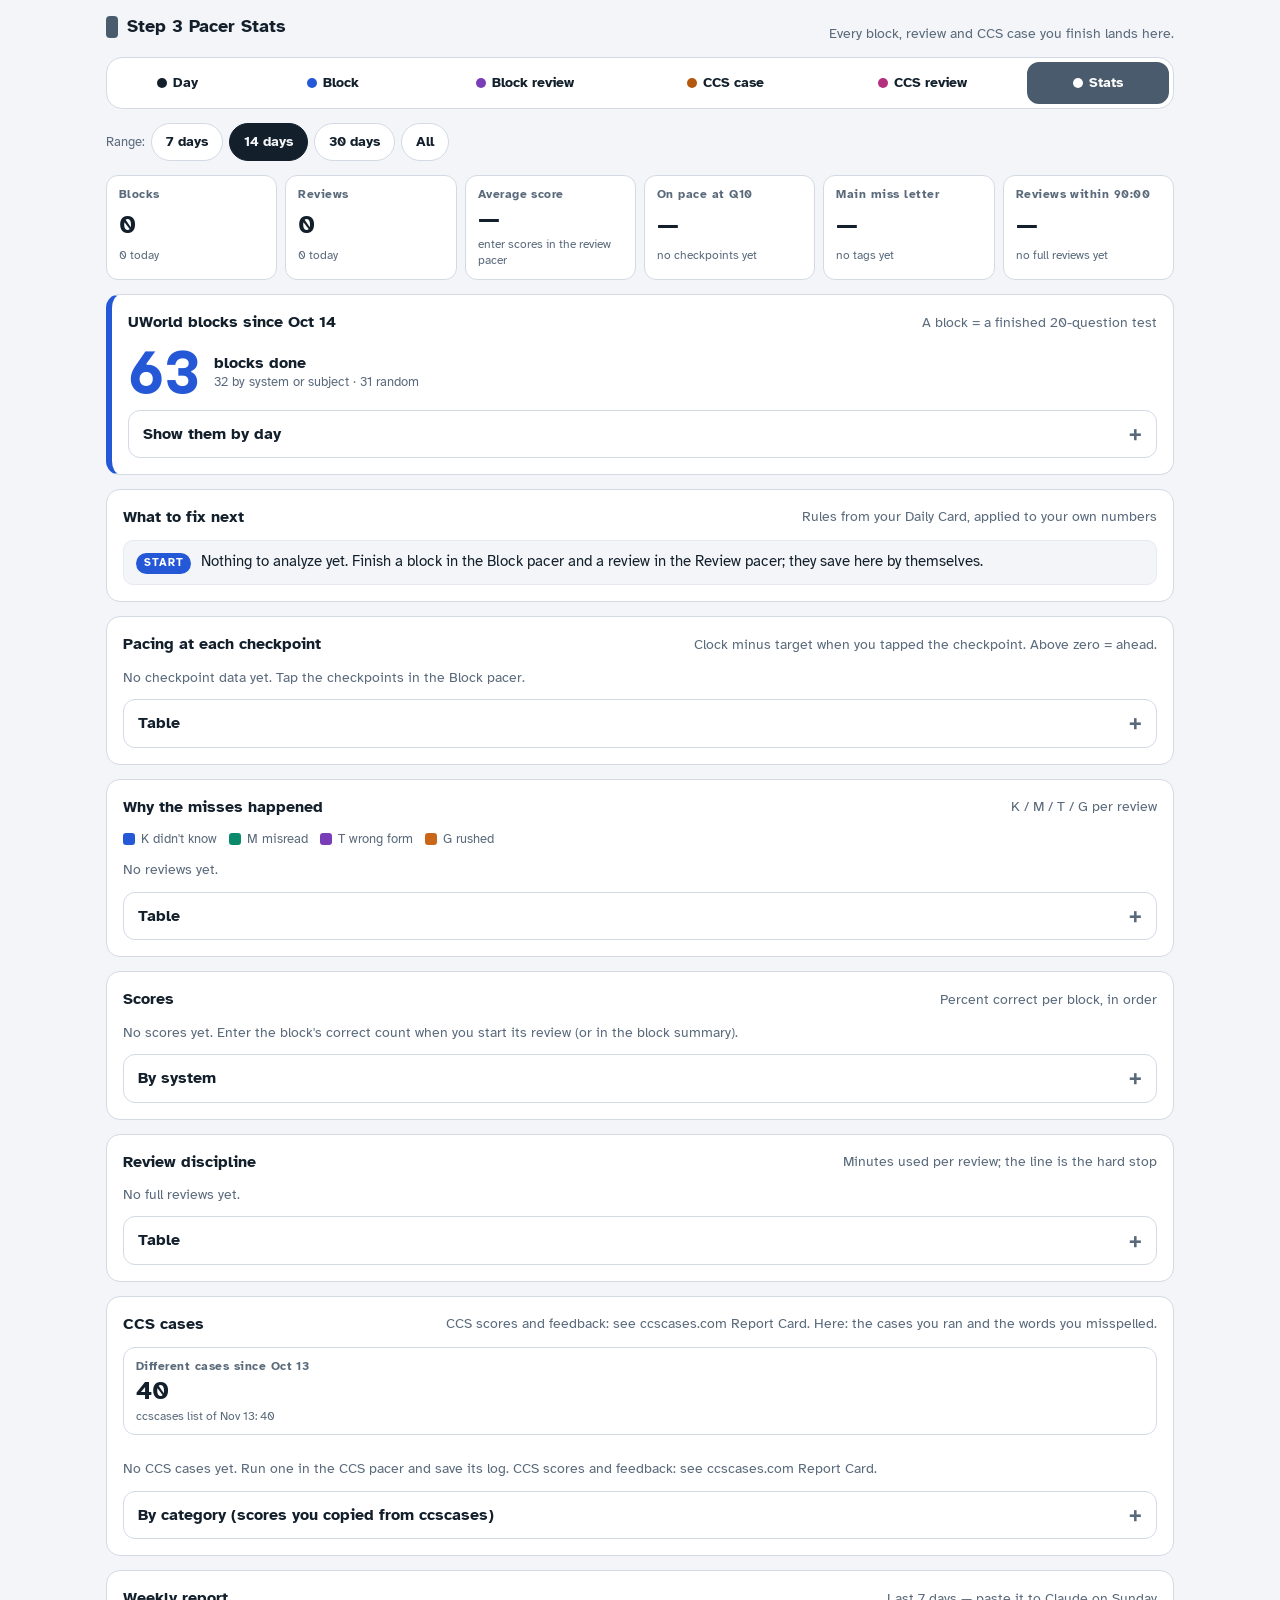
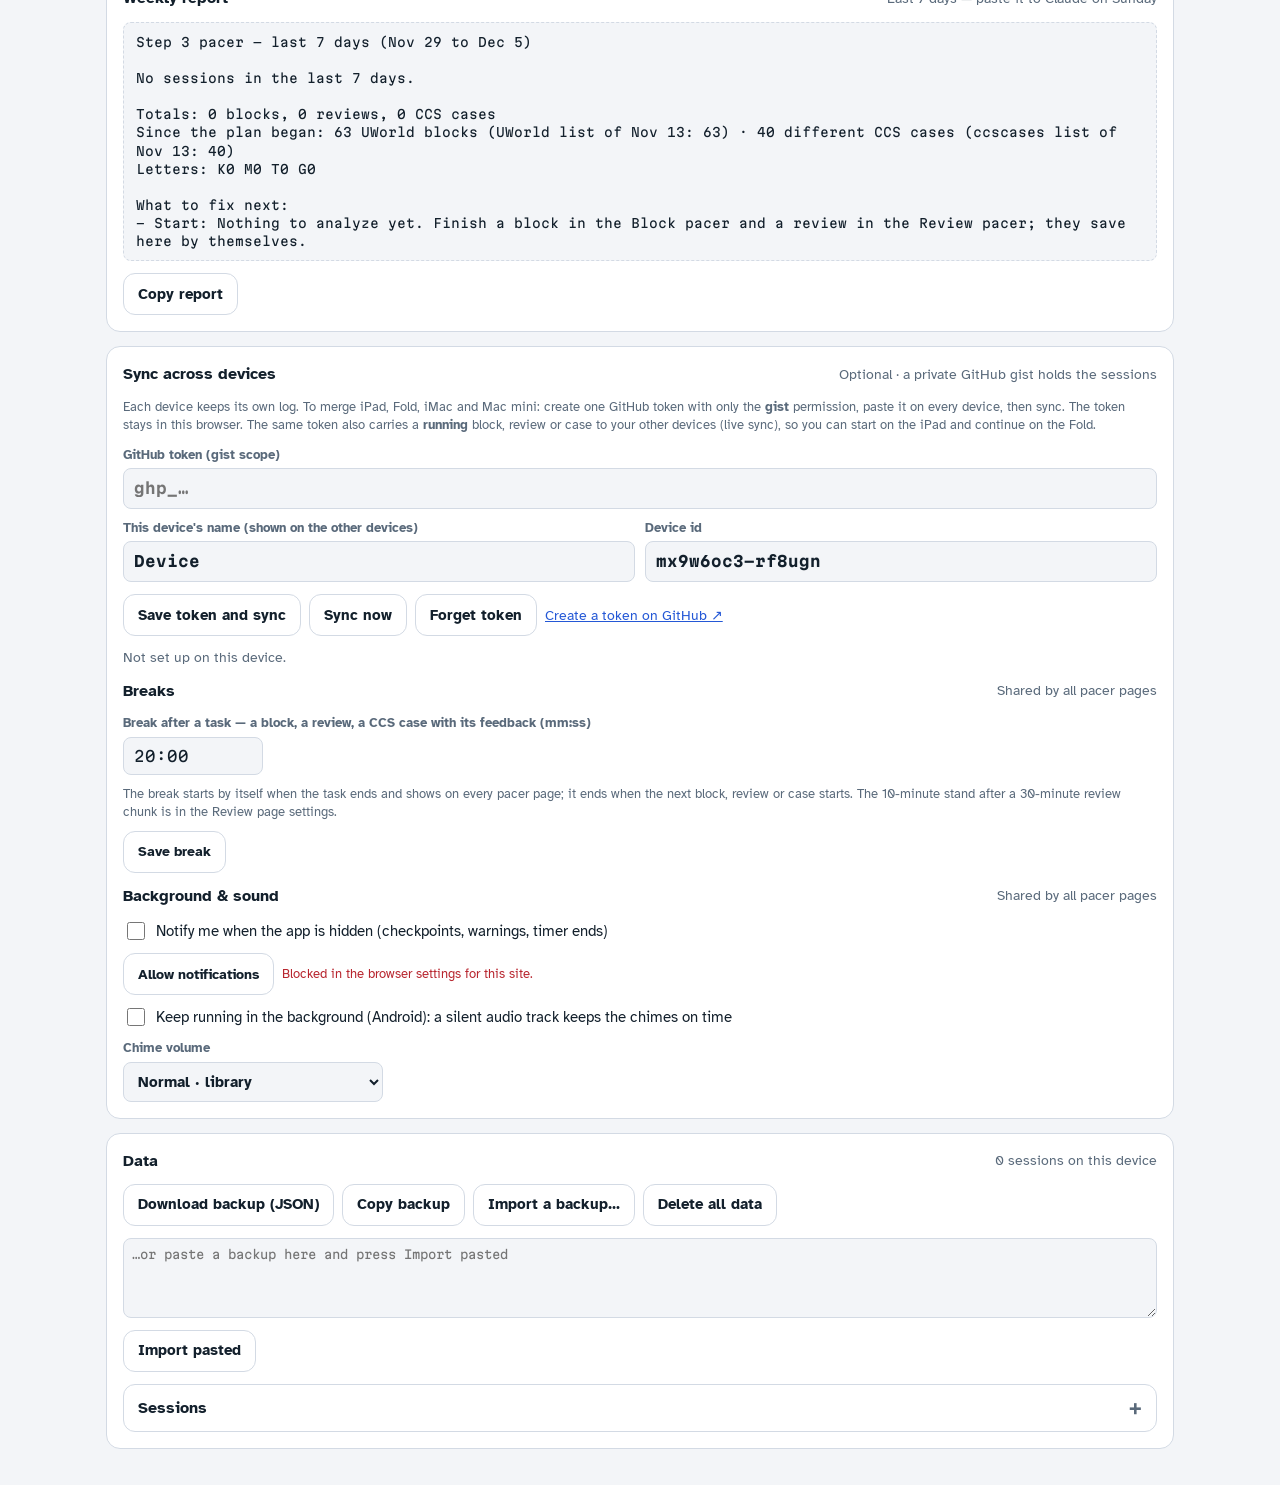
<file: stats.html>
<!doctype html>
<html lang="en">
<head>
<meta charset="utf-8">
<meta name="viewport" content="width=device-width, initial-scale=1, viewport-fit=cover">
<title>Step 3 Pacer Stats</title>
<meta name="description" content="Progress and patterns from your block, review and CCS pacers: pacing at each checkpoint, K/M/T/G tags, scores, review discipline, the CCS log, and what to fix next.">
<meta name="theme-color" media="(prefers-color-scheme: light)" content="#F3F5F8">
<meta name="theme-color" media="(prefers-color-scheme: dark)" content="#0E141B">
<meta name="mobile-web-app-capable" content="yes">
<meta name="apple-mobile-web-app-capable" content="yes">
<meta name="apple-mobile-web-app-status-bar-style" content="black-translucent">
<meta name="apple-mobile-web-app-title" content="Pacer stats">
<link rel="manifest" href="./manifest.webmanifest">
<link rel="icon" href="./icons/icon-192.png" type="image/png">
<link rel="apple-touch-icon" href="./icons/apple-touch-icon.png">
<link rel="stylesheet" href="https://fonts.googleapis.com/css2?family=Atkinson+Hyperlegible:wght@400;700&family=Martian+Mono:wght@500;700&display=swap">
<link rel="stylesheet" href="./shared.css">
<style>
/* Layout: one filter row, a KPI row, then one card per question (what to fix, pacing, letters, scores, review time), data last. */
.filters{display:flex;gap:6px;flex-wrap:wrap;align-items:center}
.filters button{min-height:38px;padding:8px 14px;font-size:14px;border-radius:999px}
.filters button[aria-pressed="true"]{background:var(--fg);color:var(--bg);border-color:var(--fg)}
.kpis{display:grid;grid-template-columns:repeat(auto-fit,minmax(150px,1fr));gap:8px}
.kpi{background:var(--surface);border:1px solid var(--line);border-radius:12px;padding:10px 12px;display:grid;gap:2px;min-width:0}
.kpi .l{font-size:12px;color:var(--muted);font-weight:700;letter-spacing:.04em}
.kpi .v{font-size:26px;font-weight:700;line-height:1.1}
.kpi .d{font-size:12px;color:var(--muted)}
.kpi .d.up{color:var(--good)} .kpi .d.down{color:var(--warn)}
#uw{border-left:6px solid var(--c-block);scroll-margin-top:12px}
.bigcount{display:flex;align-items:center;gap:14px;margin:0}
.bigcount b{font-family:var(--font-num);font-size:52px;line-height:1;color:var(--c-block)}
.bigcount span{font-weight:700;font-size:16px;line-height:1.3;min-width:0}
.bigcount span small{display:block;font-weight:400;color:var(--muted);font-size:13px}
.uwlist{list-style:none;margin:0;padding:0}
.uwlist li{display:grid;grid-template-columns:92px 26px minmax(0,1fr);gap:10px;align-items:baseline;padding:7px 0;border-bottom:1px solid var(--line2);font-size:14px}
.uwlist li:last-child{border-bottom:0}
.uwlist .d{color:var(--muted);font-weight:700;font-size:13px}
.uwlist .n{font-family:var(--font-num);font-weight:700;font-size:16px;text-align:right}
.uwlist .c{display:flex;flex-wrap:wrap;gap:3px 14px;min-width:0}
.uwlist .g em{font-style:normal;font-weight:700}
.uwlist .g i{font-style:normal;font-family:var(--font-num);font-size:12.5px;color:var(--muted);white-space:nowrap}
.uwlist .g.rnd em{color:var(--c-block)}
.uwlist .g.new em{background:var(--c-block);color:var(--on-c);border-radius:6px;padding:1px 7px}
.insights{list-style:none;margin:0;padding:0;display:grid;gap:8px}
.insights li{display:grid;grid-template-columns:auto 1fr;gap:10px;align-items:start;padding:10px 12px;border-radius:10px;background:var(--bg);border:1px solid var(--line2);font-size:15px;line-height:1.35}
.insights .k{font-size:11px;font-weight:700;letter-spacing:.08em;text-transform:uppercase;padding:3px 8px;border-radius:999px;background:var(--line);color:var(--fg);white-space:nowrap;margin-top:2px}
.insights li[data-kind="warn"] .k{background:var(--warn);color:var(--on-warn)}
.insights li[data-kind="good"] .k{background:var(--good);color:var(--on-good)}
.insights li[data-kind="accent"] .k{background:var(--accent);color:var(--on-accent)}
.chart{width:100%;display:block;overflow:visible}
.chart text{font-family:var(--font-ui);font-size:11px;fill:var(--muted)}
.chart text.v{font-family:var(--font-num);font-size:11px;fill:var(--fg);font-weight:700}
.chart .grid{stroke:var(--line2);stroke-width:1}
.chart .axis{stroke:var(--line);stroke-width:1}
.chart .ref{stroke:var(--muted);stroke-width:1}
.chart .line{fill:none;stroke:var(--accent);stroke-width:2;stroke-linejoin:round;stroke-linecap:round}
.chart .area{fill:var(--accent);opacity:.1}
.chart .dot{fill:var(--accent);stroke:var(--surface);stroke-width:2}
.chart .bar{rx:0}
.chart .hit{fill:transparent}
.chart .hit:focus{outline:none}
.chart .hit:focus + .bar,.chart .hit:focus + .dot{opacity:.75}
.multiples{display:grid;grid-template-columns:1fr 1fr;gap:12px}
.multiples>div{min-width:0}
.multiples h3{margin:0 0 4px;font-size:13px;color:var(--muted);font-weight:700;letter-spacing:.04em;text-transform:uppercase}
.legend{display:flex;gap:12px;flex-wrap:wrap;font-size:13px;color:var(--muted)}
.legend span{display:inline-flex;align-items:center;gap:6px}
.legend i{width:12px;height:12px;border-radius:3px;display:inline-block}
.tip{position:absolute;pointer-events:none;background:var(--fg);color:var(--bg);font-size:12px;padding:6px 8px;border-radius:6px;white-space:nowrap;transform:translate(-50%,-110%);z-index:5;font-variant-numeric:tabular-nums}
.chartwrap{position:relative}
.empty{color:var(--muted);font-size:14px;margin:0}
.report{font-family:var(--font-num);font-size:12.5px;white-space:pre-wrap;background:var(--bg);border:1px dashed var(--line);border-radius:8px;padding:10px 12px;margin:0;max-height:320px;overflow:auto;line-height:1.45}
.row2{display:flex;gap:8px;flex-wrap:wrap}
.row2 button{min-height:42px;padding:9px 14px}
.sessions{list-style:none;margin:0;padding:0;display:grid;gap:6px}
.sessions li{display:grid;grid-template-columns:auto 1fr auto;gap:10px;align-items:center;padding:8px 10px;border:1px solid var(--line2);border-radius:10px;font-size:14px;min-width:0}
.sessions .kind{font-size:11px;font-weight:700;letter-spacing:.06em;text-transform:uppercase;padding:3px 8px;border-radius:999px;background:var(--line);white-space:nowrap}
.sessions li[data-type="block"] .kind{background:var(--accent);color:var(--on-accent)}
.sessions li[data-type="review"] .kind{background:var(--good);color:var(--on-good)}
.sessions li[data-type="ccs"] .kind{background:var(--t);color:#fff}
.sessions .what{min-width:0;overflow-wrap:anywhere}
.sessions .what b{font-family:var(--font-num)}
.sessions .acts{display:flex;gap:6px}
.sessions li{grid-template-rows:auto;}
.sessions .editbox{grid-column:1/-1;display:grid;gap:10px;border-top:1px solid var(--line2);padding-top:10px}
.sessions .editbox .form{grid-template-columns:1fr 1fr}
@media (max-width:520px){.sessions .editbox .form{grid-template-columns:1fr}}
.sessions button{min-height:32px;padding:4px 10px;font-size:13px}
.synccard .status{font-size:14px;color:var(--muted);margin:0}
.synccard .status.ok{color:var(--good)} .synccard .status.bad{color:var(--crit)}
textarea.imp{font-family:var(--font-num);font-size:12px;min-height:80px;width:100%;border:1px solid var(--line);border-radius:8px;background:var(--bg);color:var(--fg);padding:8px}
@media (max-width:560px){ .multiples{grid-template-columns:1fr} }
@media (min-width:820px) and (min-height:520px){
  .wrap{grid-template-columns:1fr}
  .wrap{max-width:1100px}
}
</style>
</head>
<body>
<div class="wrap">
  <header class="top">
    <h1>Step 3 Pacer Stats</h1>
    <p class="tag" id="tagline">Every block, review and CCS case you finish lands here.</p>
  </header>
  <nav id="pnav" aria-label="Pages"></nav>
  <div id="breakBand" hidden></div>

  <div class="filters" id="filters" role="group" aria-label="Range">
    <span class="note">Range:</span>
    <button type="button" data-range="7">7 days</button>
    <button type="button" data-range="14">14 days</button>
    <button type="button" data-range="30">30 days</button>
    <button type="button" data-range="0">All</button>
  </div>

  <div class="kpis" id="kpis"></div>

  <section class="card" id="uw">
    <div class="rowhead"><h2>UWorld blocks since Oct 14</h2><span class="meta">A block = a finished 20-question test</span></div>
    <p class="bigcount"><b id="uwN">63</b><span>blocks done<small id="uwSub"></small></span></p>
    <details class="fold" id="uwFold"><summary>Show them by day</summary>
      <div class="body">
        <ul class="uwlist" id="uwList"></ul>
        <p class="note" id="uwNote"></p>
      </div>
    </details>
  </section>

  <section class="card">
    <div class="rowhead"><h2>What to fix next</h2><span class="meta">Rules from your Daily Card, applied to your own numbers</span></div>
    <ul class="insights" id="insights"></ul>
  </section>

  <section class="card">
    <div class="rowhead"><h2>Pacing at each checkpoint</h2><span class="meta">Clock minus target when you tapped the checkpoint. Above zero = ahead.</span></div>
    <div class="multiples" id="pacing"></div>
    <details class="fold"><summary>Table</summary><div class="body" id="pacingTable"></div></details>
  </section>

  <section class="card">
    <div class="rowhead"><h2>Why the misses happened</h2><span class="meta">K / M / T / G per review</span></div>
    <div class="legend"><span><i style="background:var(--k)"></i>K didn't know</span><span><i style="background:var(--m)"></i>M misread</span><span><i style="background:var(--t)"></i>T wrong form</span><span><i style="background:var(--g)"></i>G rushed</span></div>
    <div class="chartwrap" id="letters"></div>
    <details class="fold"><summary>Table</summary><div class="body" id="lettersTable"></div></details>
  </section>

  <section class="card">
    <div class="rowhead"><h2>Scores</h2><span class="meta">Percent correct per block, in order</span></div>
    <div class="chartwrap" id="scores"></div>
    <details class="fold"><summary>By system</summary><div class="body" id="systemsTable"></div></details>
  </section>

  <section class="card">
    <div class="rowhead"><h2>Review discipline</h2><span class="meta">Minutes used per review; the line is the hard stop</span></div>
    <div class="chartwrap" id="rtime"></div>
    <details class="fold"><summary>Table</summary><div class="body" id="rtimeTable"></div></details>
  </section>

  <section class="card">
    <div class="rowhead"><h2>CCS cases</h2><span class="meta">CCS scores and feedback: see ccscases.com Report Card. Here: the cases you ran and the words you misspelled.</span></div>
    <div class="kpis" id="ccsKpis"></div>
    <ul class="sessions" id="ccsLog"></ul>
    <div class="chartwrap" id="ccsScores"></div>
    <details class="fold"><summary>By category (scores you copied from ccscases)</summary><div class="body" id="ccsCatTable"></div></details>
    <details class="fold" id="ccsMissedFold" hidden><summary>Orders you missed, case by case</summary><div class="body"><ul class="sessions" id="ccsMissed"></ul></div></details>
  </section>

  <section class="card">
    <div class="rowhead"><h2>Weekly report</h2><span class="meta">Last 7 days — paste it to Claude on Sunday</span></div>
    <pre class="report" id="report"></pre>
    <div class="row2"><button type="button" id="btnCopyReport">Copy report</button></div>
  </section>

  <section class="card synccard">
    <div class="rowhead"><h2>Sync across devices</h2><span class="meta">Optional · a private GitHub gist holds the sessions</span></div>
    <p class="note">Each device keeps its own log. To merge iPad, Fold, iMac and Mac mini: create one GitHub token with only the <b>gist</b> permission, paste it on every device, then sync. The token stays in this browser. The same token also carries a <b>running</b> block, review or case to your other devices (live sync), so you can start on the iPad and continue on the Fold.</p>
    <div class="form">
      <label class="wide">GitHub token (gist scope)<input type="password" id="syncToken" autocomplete="off" placeholder="ghp_…"></label>
      <label>This device's name (shown on the other devices)<input type="text" id="deviceName" autocomplete="off" maxlength="30"></label>
      <label>Device id<input type="text" id="deviceId" readonly></label>
    </div>
    <div class="row2">
      <button type="button" id="btnSyncSave">Save token and sync</button>
      <button type="button" id="btnSyncNow">Sync now</button>
      <button type="button" id="btnSyncForget">Forget token</button>
      <a href="https://github.com/settings/tokens/new?scopes=gist&description=Step%203%20Pacer%20sync" target="_blank" rel="noopener" style="align-self:center;font-size:14px">Create a token on GitHub ↗</a>
    </div>
    <p class="status" id="syncStatus"></p>
    <div class="rowhead"><h2>Breaks</h2><span class="meta">Shared by all pacer pages</span></div>
    <div id="brkSettings"></div>
    <div class="rowhead"><h2>Background &amp; sound</h2><span class="meta">Shared by all pacer pages</span></div>
    <div id="bgSettings"></div>
  </section>

  <section class="card">
    <div class="rowhead"><h2>Data</h2><span class="meta" id="dataMeta"></span></div>
    <div class="row2">
      <button type="button" id="btnExport">Download backup (JSON)</button>
      <button type="button" id="btnCopyExport">Copy backup</button>
      <label class="small" style="display:inline-flex;align-items:center;gap:8px;border:1px solid var(--line);border-radius:12px;padding:9px 14px;cursor:pointer;font-weight:700;font-size:15px"><input type="file" id="importFile" accept="application/json,.json" style="display:none">Import a backup…</label>
      <button type="button" id="btnClear">Delete all data</button>
    </div>
    <textarea class="imp" id="importText" placeholder="…or paste a backup here and press Import pasted"></textarea>
    <div class="row2"><button type="button" id="btnImportText">Import pasted</button></div>
    <details class="fold"><summary>Sessions</summary><div class="body"><ul class="sessions" id="sessions"></ul></div></details>
  </section>
</div>

<script src="./shared.js"></script>
<script>
(() => {
const P = window.Pacer, $ = id => document.getElementById(id), fmt = P.fmt, esc = P.esc;
const LS_RANGE = "step3pacer.stats.range.v1";
const FIX = {
  K: "Knowledge gap. Normal. The \"Rule:\" lines are the fix; nothing extra.",
  M: "Misread. Read the last line first; highlight D / T / MC / MT / GA while reading.",
  T: "Translation. Write your answer on paper, then convert it to the other form before giving up (biostats sheet, last page).",
  G: "Guessed or rushed. You're rushing on hard ones. Flag at 50 sec instead of guessing; come back on pass 2."
};
let range = P.readJSON(LS_RANGE, 14);
let ALL = [];

function inRange(s, days) {
  if (!days) return true;
  return new Date(s.date).getTime() >= Date.now() - days * 86400000;
}
function sessionsIn(days) { return ALL.filter(s => inRange(s, days)).sort((a, b) => new Date(a.date) - new Date(b.date)); }
function pct(a, b) { return b ? Math.round(a / b * 100) : null; }
function mean(arr) { return arr.length ? arr.reduce((a, b) => a + b, 0) / arr.length : null; }
function scoreOf(s) {
  if (s.correct == null || !s.nQ) return null;
  return s.correct / s.nQ * 100;
}
function blockScoreRows(list) {
  // one score per block: the review's score if the block was reviewed, otherwise the block's own
  const rows = [];
  const reviewedBlocks = new Set(list.filter(s => s.type === "review" && s.blockId).map(s => s.blockId));
  list.forEach(s => {
    if (s.type === "review" && scoreOf(s) != null) rows.push({ date: s.date, label: s.label || "", score: scoreOf(s), nQ: s.nQ, correct: s.correct });
    else if (s.type === "block" && scoreOf(s) != null && !reviewedBlocks.has(s.id)) rows.push({ date: s.date, label: s.label || "", score: scoreOf(s), nQ: s.nQ, correct: s.correct });
  });
  return rows.sort((a, b) => new Date(a.date) - new Date(b.date));
}

/* ---------- svg helpers ---------- */
const NS = "http://www.w3.org/2000/svg";
function el(tag, attrs, parent) {
  const e = document.createElementNS(NS, tag);
  for (const k in attrs) if (attrs[k] != null) e.setAttribute(k, attrs[k]);
  if (parent) parent.appendChild(e);
  return e;
}
function text(parent, x, y, str, cls, anchor) {
  const t = el("text", { x: x, y: y, "text-anchor": anchor || "start" }, parent);
  if (cls) t.setAttribute("class", cls);
  t.textContent = str;
  return t;
}
let tip = null;
function showTip(wrap, x, y, str) {
  if (!tip) { tip = document.createElement("div"); tip.className = "tip"; }
  if (tip.parentNode !== wrap) wrap.appendChild(tip);
  tip.textContent = str; tip.style.left = x + "px"; tip.style.top = y + "px"; tip.hidden = false;
}
function hideTip() { if (tip) tip.hidden = true; }
function hover(target, wrap, svg, str) {
  const place = () => {
    const r = target.getBoundingClientRect(), w = wrap.getBoundingClientRect();
    showTip(wrap, r.left - w.left + r.width / 2, r.top - w.top, str);
  };
  target.addEventListener("mouseenter", place); target.addEventListener("focus", place);
  target.addEventListener("mouseleave", hideTip); target.addEventListener("blur", hideTip);
  target.addEventListener("touchstart", e => { place(); setTimeout(hideTip, 1800); }, { passive: true });
  const t = el("title", {}, target); t.textContent = str;
}
function niceMax(v, step) { return Math.max(step, Math.ceil(v / step) * step); }
function barPath(x, y, w, h, r, roundTop) {
  // a bar with its data end rounded (top for positive values, bottom for negative) and a square baseline
  if (h <= 0) return "";
  if (!r) return "M" + x + " " + y + "h" + w + "v" + h + "h" + (-w) + "Z";
  if (roundTop) return "M" + x + " " + (y + h) + "V" + (y + r) + "a" + r + " " + r + " 0 0 1 " + r + " " + (-r) + "h" + (w - 2 * r) + "a" + r + " " + r + " 0 0 1 " + r + " " + r + "V" + (y + h) + "Z";
  return "M" + x + " " + y + "h" + w + "V" + (y + h - r) + "a" + r + " " + r + " 0 0 1 " + (-r) + " " + r + "h" + (-(w - 2 * r)) + "a" + r + " " + r + " 0 0 1 " + (-r) + " " + (-r) + "Z";
}

/* ---------- charts ---------- */
function columnChart(wrap, opts) {
  // opts: items [{label, parts:[{v, color, name}], total, tipText}], yMax, yFmt, ref [{y, label}], symmetric
  wrap.innerHTML = "";
  const W = 600, H = opts.height || 190, padL = 38, padR = 12, padT = 12, padB = 26;
  const svg = el("svg", { viewBox: "0 0 " + W + " " + H, class: "chart", role: "img", "aria-label": opts.aria || "" }, wrap);
  const n = opts.items.length;
  const plotW = W - padL - padR, plotH = H - padT - padB;
  const yMax = opts.yMax, yMin = opts.symmetric ? -yMax : 0;
  const y = v => padT + plotH - (v - yMin) / (yMax - yMin) * plotH;
  const ticks = opts.ticks || [yMin, (yMin + yMax) / 2, yMax];
  ticks.forEach(tv => { el("line", { x1: padL, x2: W - padR, y1: y(tv), y2: y(tv), class: "grid" }, svg); text(svg, padL - 6, y(tv) + 4, opts.yFmt(tv), "", "end"); });
  el("line", { x1: padL, x2: W - padR, y1: y(0), y2: y(0), class: "axis" }, svg);
  (opts.ref || []).forEach(r => { el("line", { x1: padL, x2: W - padR, y1: y(r.y), y2: y(r.y), class: "ref" }, svg); text(svg, W - padR, y(r.y) - 4, r.label, "", "end"); });
  const band = plotW / Math.max(n, 1), barW = Math.min(24, Math.max(6, band * 0.6));
  opts.items.forEach((it, i) => {
    const cx = padL + band * (i + 0.5);
    let acc = 0;
    const gap = 2;
    it.parts.forEach(p => {
      if (!p.v) return;
      const y0 = y(acc), y1 = y(acc + p.v);
      const inner = (p.v > 0 && acc > 0) ? gap : 0;              // 2px surface gap between stacked segments
      const top = Math.min(y0, y1) + inner, h = Math.max(0, Math.abs(y1 - y0) - inner);
      const isEnd = (acc + p.v === it.total);                     // only the data end is rounded; the baseline stays square
      const r = el("path", { d: barPath(cx - barW / 2, top, barW, h, isEnd ? Math.min(4, h / 2) : 0, p.v >= 0), class: "bar", style: "fill:" + p.color }, svg);
      hover(r, wrap, svg, p.tip || (it.label + " · " + p.name + " " + p.v));
      acc += p.v;
    });
    if (it.capLabel != null) text(svg, cx, y(Math.max(0, it.total)) - 5, it.capLabel, "v", "middle");
    if (it.xLabel) text(svg, cx, H - 8, it.xLabel, "", "middle");
  });
  return svg;
}
function lineChart(wrap, opts) {
  // opts: points [{x label, v, tip}], yMin,yMax, ref, yFmt
  wrap.innerHTML = "";
  const W = 600, H = opts.height || 200, padL = 38, padR = 40, padT = 12, padB = 26;
  const svg = el("svg", { viewBox: "0 0 " + W + " " + H, class: "chart", role: "img", "aria-label": opts.aria || "" }, wrap);
  const n = opts.points.length, plotW = W - padL - padR, plotH = H - padT - padB;
  const y = v => padT + plotH - (v - opts.yMin) / (opts.yMax - opts.yMin) * plotH;
  const x = i => n === 1 ? padL + plotW / 2 : padL + plotW * i / (n - 1);
  (opts.ticks || [opts.yMin, (opts.yMin + opts.yMax) / 2, opts.yMax]).forEach(tv => { el("line", { x1: padL, x2: W - padR, y1: y(tv), y2: y(tv), class: "grid" }, svg); text(svg, padL - 6, y(tv) + 4, opts.yFmt(tv), "", "end"); });
  (opts.ref || []).forEach(r => { el("line", { x1: padL, x2: W - padR, y1: y(r.y), y2: y(r.y), class: "ref" }, svg); text(svg, W - padR + 4, y(r.y) + 4, r.label, "", "start"); });
  if (n > 1) {
    const d = opts.points.map((p, i) => (i ? "L" : "M") + x(i).toFixed(1) + " " + y(p.v).toFixed(1)).join(" ");
    el("path", { d: d + " L" + x(n - 1).toFixed(1) + " " + y(opts.yMin) + " L" + x(0).toFixed(1) + " " + y(opts.yMin) + " Z", class: "area" }, svg);
    el("path", { d: d, class: "line" }, svg);
  }
  opts.points.forEach((p, i) => {
    const c = el("circle", { cx: x(i), cy: y(p.v), r: 4, class: "dot" }, svg);
    const hit = el("circle", { cx: x(i), cy: y(p.v), r: 12, class: "hit", tabindex: 0 }, svg);
    svg.insertBefore(hit, c);
    hover(hit, wrap, svg, p.tip);
    if (i === n - 1) text(svg, x(i) + 8, y(p.v) + 4, opts.yFmt(p.v), "v", "start");
    if (p.xLabel) text(svg, x(i), H - 8, p.xLabel, "", i === 0 ? "start" : i === n - 1 ? "end" : "middle");
  });
  return svg;
}

/* ---------- sections ---------- */
function renderKpis(list, prevList) {
  const blocks = list.filter(s => s.type === "block"), reviews = list.filter(s => s.type === "review");
  const scores = blockScoreRows(list).map(r => r.score), prevScores = blockScoreRows(prevList).map(r => r.score);
  const avg = mean(scores), pavg = mean(prevScores);
  const q10 = blocks.map(b => (b.checkpoints || []).find(c => c.q === 10 || c.q === Math.round(b.nQ / 2))).filter(Boolean);
  const onPace = q10.length ? Math.round(q10.filter(c => c.delta >= 0).length / q10.length * 100) : null;
  const tags = { K: 0, M: 0, T: 0, G: 0 };
  reviews.forEach(r => { if (r.tags) ["K", "M", "T", "G"].forEach(l => tags[l] += r.tags[l] || 0); });
  const total = tags.K + tags.M + tags.T + tags.G;
  const dom = total ? ["K", "M", "T", "G"].sort((a, b) => tags[b] - tags[a])[0] : null;
  const within = reviews.filter(r => r.mode !== "eo"), ok = within.filter(r => !r.stopped && (r.timeUsedSec || 0) <= (r.limitSec || 5400)).length;
  const today = P.todayKey();
  const kp = [
    { l: "Blocks", v: blocks.length, d: blocks.filter(b => P.todayKey(b.date) === today).length + " today" },
    { l: "Reviews", v: reviews.length, d: reviews.filter(b => P.todayKey(b.date) === today).length + " today" },
    { l: "Average score", v: avg == null ? "—" : Math.round(avg) + "%", d: (avg != null && pavg != null) ? ((avg - pavg >= 0 ? "+" : "−") + Math.abs(Math.round(avg - pavg)) + " pts vs the period before") : (scores.length ? scores.length + " scored block" + (scores.length === 1 ? "" : "s") : "enter scores in the review pacer"), cls: (avg != null && pavg != null) ? (avg - pavg >= 0 ? "up" : "down") : "" },
    { l: "On pace at Q10", v: onPace == null ? "—" : onPace + "%", d: q10.length ? "of " + q10.length + " blocks" : "no checkpoints yet" },
    { l: "Main miss letter", v: dom ? dom : "—", d: dom ? tags[dom] + " of " + total + " tags" : "no tags yet" },
    { l: "Reviews within 90:00", v: within.length ? Math.round(ok / within.length * 100) + "%" : "—", d: within.length ? ok + " of " + within.length : "no full reviews yet" }
  ];
  $("kpis").innerHTML = kp.map(k => '<div class="kpi"><div class="l">' + esc(k.l) + '</div><div class="v">' + esc(k.v) + '</div><div class="d ' + (k.cls || "") + '">' + esc(k.d) + "</div></div>").join("");
  return { tags: tags, dom: dom, total: total };
}
function renderInsights(list, tagsInfo) {
  const out = [];
  const blocks = list.filter(s => s.type === "block"), reviews = list.filter(s => s.type === "review" && s.mode !== "eo");
  const add = (kind, k, t) => out.push({ kind: kind, k: k, t: t });
  const cps = q => blocks.map(b => (b.checkpoints || []).find(c => c.q === q)).filter(Boolean);
  const nB = blocks.length;
  if (nB >= 2) {
    const q5 = cps(5), q10 = cps(10), q15 = cps(15), q20 = cps(20);
    const behind = arr => arr.filter(c => c.delta < 0).length;
    if (q5.length >= 2 && behind(q5) / q5.length >= 0.4) add("warn", "Pacing", "Slow starts: behind at Q5 in " + behind(q5) + " of " + q5.length + " blocks. The first five are not a warm-up — last line first, 50 seconds with no big picture → flag, best guess, move, from Q1.");
    const drift = blocks.filter(b => { const a = (b.checkpoints || []).find(c => c.q === 10), c15 = (b.checkpoints || []).find(c => c.q === 15); return a && c15 && a.delta >= 0 && c15.delta < 0; }).length;
    if (drift >= 2 || (nB >= 3 && drift / nB >= 0.3)) add("warn", "Pacing", "Mid-block drift: on pace at Q10 and behind at Q15 in " + drift + " of " + nB + " blocks — one question swallowed the clock. Micro-reset after Q10 (eyes off the screen 10 s, one breath), then flag at 50.");
    const untapped = blocks.filter(b => (b.answered || 0) < (b.nQ || 20));
    if (untapped.length) add("warn", "Pacing", untapped.length + " block" + (untapped.length === 1 ? "" : "s") + " ended with questions not tapped. 2:00 left → fill every blank with a guess. Never leave a blank.");
    const banked = q20.map(c => c.rem).filter(v => v != null), avgBanked = mean(banked), avgFlag = mean(blocks.map(b => b.flagged || 0));
    if (avgBanked != null && avgBanked < 60 && avgFlag >= 2) add("warn", "Pacing", "No time for flags: you reach Q20 with " + fmt(avgBanked) + " on average while flagging about " + Math.round(avgFlag) + " per block. Pass 1 is too slow — protect the easy questions, flag the hard ones at 50 s rather than at 2 minutes.");
    if (avgFlag != null && avgFlag >= 6) add("warn", "Pacing", "About " + Math.round(avgFlag) + " flags per block. A flag is for 50 seconds with no big picture, not a maybe. Say the answer as one plain sentence before you click.");
    const allCps = [].concat(q5, q10, q15, q20), behindAll = allCps.filter(c => c.delta < 0).length;
    if (nB >= 3 && allCps.length && behindAll / allCps.length < 0.15 && !untapped.length) add("good", "Pacing", "Pacing is holding: behind at only " + behindAll + " of " + allCps.length + " checkpoints. Keep the scratch-paper line; nothing to change here.");
  } else if (nB === 1) add("accent", "Pacing", "One block so far. Patterns show after three or four — keep tapping the checkpoints.");

  if (tagsInfo.dom && tagsInfo.total >= 5) add(tagsInfo.dom === "K" ? "accent" : "warn", "Review", "Mostly " + tagsInfo.dom + " (" + tagsInfo.tags[tagsInfo.dom] + " of " + tagsInfo.total + " tags). " + FIX[tagsInfo.dom]);
  else if (tagsInfo.total) add("accent", "Review", tagsInfo.total + " tagged miss" + (tagsInfo.total === 1 ? "" : "es") + " so far. The letters start to mean something at five or more.");
  if (reviews.length) {
    const stopped = reviews.filter(r => r.stopped).length, swept = reviews.reduce((a, r) => a + (r.swept || 0), 0);
    if (stopped) add("warn", "Review", "Chunk 3 ran out in " + stopped + " of " + reviews.length + " reviews (" + swept + " question" + (swept === 1 ? "" : "s") + " swept with the Educational Objective only). If 90 min keeps running out, you're re-reading stems or reading wrong-choice paragraphs.");
    const wrongN = reviews.reduce((a, r) => a + (r.wrongDone || 0), 0), extN = reviews.reduce((a, r) => a + (r.extensions || 0), 0);
    if (wrongN >= 5 && extN / wrongN >= 0.5) add("warn", "Review", "The +3:00 was needed on " + Math.round(extN / wrongN * 100) + "% of wrong questions. Five minutes is: Educational Objective → correct-answer paragraph → the paragraph for your choice. Skip the other wrong-choice paragraphs.");
    const corrAvg = mean(reviews.filter(r => r.avgCorrectSec).map(r => r.avgCorrectSec));
    const eoBudget = (P.readJSON("step3pacer.review.settings.v1", null) || {}).eoSec || 60;   // the Review page's right-question budget (60 s since Nov 7)
    if (corrAvg != null && corrAvg > eoBudget * 1.5) add("warn", "Review", "Right questions are taking about " + Math.round(corrAvg) + " s each; the budget is " + eoBudget + ". Educational Objective only — a lucky guess is the one exception, and it gets Timer B.");
    const wrongAvg = mean(reviews.filter(r => r.avgWrongSec).map(r => r.avgWrongSec));
    if (!stopped && wrongN >= 5 && extN / wrongN < 0.25 && wrongAvg != null && wrongAvg <= 300) add("good", "Review", "Review discipline is holding: about " + fmt(wrongAvg) + " per wrong question, " + Math.round(extN / wrongN * 100) + "% extensions, every review inside 90:00.");
  }
  const rows = blockScoreRows(list);
  if (rows.length >= 6) {
    const recent = rows.slice(-3).map(r => r.score), earlier = rows.slice(-6, -3).map(r => r.score);
    const a = mean(recent), b = mean(earlier);
    if (a != null && b != null) add(a >= b ? "good" : "accent", "Scores", "Last three blocks average " + Math.round(a) + "% vs " + Math.round(b) + "% for the three before. One block's percentage is noise; the review is the part that pays.");
  } else if (rows.length) add("accent", "Scores", rows.length + " scored block" + (rows.length === 1 ? "" : "s") + ". Scores in a new system move on the third and fourth block; the climb is not visible inside one day.");
  ccsInsights(list, add);
  const days = new Set(list.map(s => P.todayKey(s.date)));
  const bothDays = Array.from(days).filter(d => list.some(s => s.type === "block" && P.todayKey(s.date) === d) && list.some(s => s.type === "review" && P.todayKey(s.date) === d)).length;
  if (days.size) add("accent", "Sequence", days.size + " study day" + (days.size === 1 ? "" : "s") + " in range, " + bothDays + " with a block and its review. A reviewed block counts; an unreviewed one is half a day.");
  if (!out.length) add("accent", "Start", "Nothing to analyze yet. Finish a block in the Block pacer and a review in the Review pacer; they save here by themselves.");
  lastInsights = out;
  $("insights").innerHTML = out.map(o => '<li data-kind="' + o.kind + '"><span class="k">' + esc(o.k) + "</span><span>" + esc(o.t) + "</span></li>").join("");
}
let lastInsights = [];
function renderPacing(list) {
  const blocks = list.filter(s => s.type === "block" && (s.checkpoints || []).length);
  const wrap = $("pacing"), tbl = $("pacingTable");
  if (!blocks.length) { wrap.innerHTML = '<p class="empty">No checkpoint data yet. Tap the checkpoints in the Block pacer.</p>'; tbl.innerHTML = ""; return; }
  const qs = Array.from(new Set(blocks.flatMap(b => b.checkpoints.map(c => c.q)))).sort((a, b) => a - b).slice(0, 4);
  const maxAbs = Math.max(30, ...blocks.flatMap(b => b.checkpoints.map(c => Math.abs(c.delta || 0))));
  const yMax = niceMax(maxAbs, 30);
  wrap.innerHTML = "";
  const good = "var(--good)", warn = "var(--warn)";
  qs.forEach(q => {
    const box = document.createElement("div"); const h = document.createElement("h3"); h.textContent = "Q" + q; box.appendChild(h);
    const cw = document.createElement("div"); cw.className = "chartwrap"; box.appendChild(cw); wrap.appendChild(box);
    const items = blocks.map((b, i) => {
      const c = b.checkpoints.find(x => x.q === q); const v = c ? Math.round(c.delta) : 0;
      return { label: P.fmtDate(b.date, true) + (b.label ? " · " + b.label : ""), total: v, parts: [{ v: v, color: v >= 0 ? good : warn, name: "Q" + q, tip: P.fmtDate(b.date) + (b.label ? " · " + b.label : "") + " · Q" + q + " " + P.fmtSigned(v) + " (clock " + (c ? fmt(c.rem) : "—") + ", target " + (c ? fmt(c.target) : "—") + ")" }], xLabel: (i === 0 || i === blocks.length - 1) ? P.fmtDate(b.date) : null, capLabel: i === blocks.length - 1 ? P.fmtSigned(v) : null };
    });
    columnChart(cw, { items: items, yMax: yMax, symmetric: true, yFmt: v => P.fmtSigned(v), height: 150, aria: "Delta at Q" + q + " per block" });
  });
  tbl.innerHTML = '<table class="t"><thead><tr><th>Block</th>' + qs.map(q => '<th class="n">Q' + q + "</th>").join("") + '<th class="n">Flags</th></tr></thead><tbody>' +
    blocks.map(b => "<tr><td>" + esc(P.fmtDate(b.date, true)) + (b.label ? " · " + esc(b.label) : "") + "</td>" + qs.map(q => { const c = b.checkpoints.find(x => x.q === q); return '<td class="n ' + (c ? (c.delta < 0 ? "behind" : "ahead") : "") + '">' + (c ? P.fmtSigned(Math.round(c.delta)) : "—") + "</td>"; }).join("") + '<td class="n">' + (b.flagged || 0) + "</td></tr>").join("") + "</tbody></table>";
}
function renderLetters(list) {
  const reviews = list.filter(s => s.type === "review" && s.tags);
  const wrap = $("letters"), tbl = $("lettersTable");
  if (!reviews.length) { wrap.innerHTML = '<p class="empty">No reviews yet.</p>'; tbl.innerHTML = ""; return; }
  const col = { K: "var(--k)", M: "var(--m)", T: "var(--t)", G: "var(--g)" };
  const items = reviews.map((r, i) => {
    const t = r.tags, total = (t.K || 0) + (t.M || 0) + (t.T || 0) + (t.G || 0);
    return { label: P.fmtDate(r.date) + (r.label ? " · " + r.label : ""), total: total, capLabel: total ? String(total) : null,
      parts: ["K", "M", "T", "G"].map(l => ({ v: t[l] || 0, color: col[l], name: l, tip: P.fmtDate(r.date) + (r.label ? " · " + r.label : "") + " · " + l + " " + (t[l] || 0) + " of " + total })),
      xLabel: (i === 0 || i === reviews.length - 1) ? P.fmtDate(r.date) : null };
  });
  const yMax = niceMax(Math.max(1, ...items.map(i => i.total)), 2);
  columnChart(wrap, { items: items, yMax: yMax, yFmt: v => String(Math.round(v)), ticks: [0, yMax / 2, yMax], aria: "Miss letters per review" });
  tbl.innerHTML = '<table class="t"><thead><tr><th>Review</th><th class="n">K</th><th class="n">M</th><th class="n">T</th><th class="n">G</th><th class="n">Used</th></tr></thead><tbody>' +
    reviews.map(r => "<tr><td>" + esc(P.fmtDate(r.date, true)) + (r.label ? " · " + esc(r.label) : "") + '</td><td class="n">' + (r.tags.K || 0) + '</td><td class="n">' + (r.tags.M || 0) + '</td><td class="n">' + (r.tags.T || 0) + '</td><td class="n">' + (r.tags.G || 0) + '</td><td class="n">' + fmt(r.timeUsedSec || 0) + "</td></tr>").join("") + "</tbody></table>";
}
function renderScores(list) {
  const rows = blockScoreRows(list);
  const wrap = $("scores"), tbl = $("systemsTable");
  if (!rows.length) { wrap.innerHTML = '<p class="empty">No scores yet. Enter the block\'s correct count when you start its review (or in the block summary).</p>'; tbl.innerHTML = ""; return; }
  const points = rows.map((r, i) => ({ v: r.score, tip: P.fmtDate(r.date) + (r.label ? " · " + r.label : "") + " · " + r.correct + "/" + r.nQ + " = " + Math.round(r.score) + "%", xLabel: (i === 0 || i === rows.length - 1) ? P.fmtDate(r.date) : null }));
  lineChart(wrap, { points: points, yMin: 0, yMax: 100, ticks: [0, 50, 100], ref: [{ y: 60, label: "60" }], yFmt: v => Math.round(v) + "%", aria: "Score per block" });
  const by = {};
  rows.forEach(r => { const k = (r.label || "unlabeled").trim().toLowerCase(); (by[k] = by[k] || { name: r.label || "unlabeled", n: 0, sum: 0 }); by[k].n++; by[k].sum += r.score; });
  const arr = Object.values(by).sort((a, b) => b.n - a.n);
  tbl.innerHTML = '<table class="t"><thead><tr><th>System / label</th><th class="n">Blocks</th><th class="n">Average</th></tr></thead><tbody>' +
    arr.map(s => "<tr><td>" + esc(s.name) + '</td><td class="n">' + s.n + '</td><td class="n">' + Math.round(s.sum / s.n) + "%</td></tr>").join("") + "</tbody></table>";
}
/* CCS: ccscases.com is the record of scores and feedback. The pacer's old checklist taps (first clock advance,
   skipped items, ended-by-clock, phase at exit) are no longer analysed; old sessions keep those fields untouched. */
const CCS_NOTE = "CCS scores and feedback: see ccscases.com Report Card.";
function ccsLine(s) { // "case · length · score if entered · misspelled words"
  return (s.label || s.category || "case") + " · " + fmt(s.limitSec || 750) + (s.score != null ? " · " + s.score + "%" : "") + (missedOf(s).length ? " · missed: " + missedOf(s).join(", ") : "") + ((s.misspelled || []).length ? " · misspelled: " + s.misspelled.join(", ") : "");
}
function missedOf(s) { const l = Array.isArray(s.missedOrders) ? s.missedOrders.filter(Boolean) : []; return l.length ? l : (s.missedOrder ? [s.missedOrder] : []); }   // the list from CCS review; an older single note counts as one
function runsOf(nums) { // [36, 40] → "36, 40" · [65 … 70] → "65–70"
  const a = nums.slice().sort((x, y) => x - y), out = []; let i = 0;
  while (i < a.length) { let j = i; while (j + 1 < a.length && a[j + 1] === a[j] + 1) j++; out.push(j > i ? a[i] + "–" + a[j] : String(a[i])); i = j + 1; }
  return out.join(", ");
}
function renderUw() { // every UWorld block since the plan began: the UWorld list of Nov 13 + what the pacer has seen since. Not tied to the Range buttons.
  let u; try { u = P.uwDone(); } catch (e) { return; }
  $("uwN").textContent = u.n;
  $("uwSub").textContent = u.sys + " by system or subject · " + u.rnd + " random" + (u.added ? " · " + u.added + " more since the UWorld list of Nov 13" : "");
  $("uwList").innerHTML = u.days.map(d => {
    const dt = new Date(d.day + "T12:00:00"), lbl = dt.toLocaleDateString(undefined, { weekday: "short", month: "short", day: "numeric" });
    const gs = d.groups.map(g => '<span class="g' + (g.kind === "R" ? " rnd" : "") + '"><em>' + esc(g.name) + "</em> <i>" + esc(runsOf(g.nums)) + "</i></span>");
    if (d.seen) gs.push('<span class="g new"><em>seen by the pacer</em></span>');
    return '<li><span class="d">' + esc(lbl) + '</span><b class="n">' + d.n + '</b><span class="c">' + gs.join("") + "</span></li>";
  }).join("");
  $("uwNote").textContent = "The day is the day UWorld created the test; the small numbers are UWorld's test numbers. Not counted: test 45 (4 questions) and test 46 (not taken). From Nov 14 on, the pacer adds a block when it is saved on the Block page, or when its step on the Day page ends on its timer or is ticked by hand. UWorld stays the record: a new screenshot of Previous Tests to Claude corrects this list.";
}
function showUw() { // the Day page's count links here: the list opens
  if (location.hash !== "#uw") return;
  $("uwFold").open = true;
  setTimeout(() => { try { $("uw").scrollIntoView({ block: "start" }); } catch (e) {} }, 80);
}
function sinceKpi() { // the cases done since the plan began: the ccscases list of Nov 13 + what the pacer has seen since
  try { const c = P.ccsDone(); return { l: "Different cases since Oct 13", v: c.n, d: "ccscases list of Nov 13: " + c.base + (c.added ? " · new since: " + c.added : "") + (c.again ? " · done again: " + c.again : "") }; } catch (e) { return null; }
}
function kpiHtml(k) { return '<div class="kpi"><div class="l">' + esc(k.l) + '</div><div class="v">' + esc(k.v) + '</div><div class="d">' + esc(k.d) + "</div></div>"; }
function ccsStats(list) {
  const cases = list.filter(s => s.type === "ccs");
  const scored = cases.filter(c => c.score != null), first = scored.filter(c => c.attempt !== "repeat");
  return { cases, scored, first, under80: first.filter(c => c.score < 80),
    words: Array.from(new Set(cases.flatMap(c => c.misspelled || []).map(w => String(w).toLowerCase()))) };
}
function renderCcs(list) {
  const st = ccsStats(list);
  const kp = $("ccsKpis"), wrap = $("ccsScores"), tbl = $("ccsCatTable"), log = $("ccsLog"), ml = $("ccsMissed"), mf = $("ccsMissedFold");
  const since = sinceKpi();
  if (!st.cases.length) { kp.innerHTML = since ? kpiHtml(since) : ""; log.innerHTML = ""; wrap.innerHTML = '<p class="empty">No CCS cases yet. Run one in the CCS pacer and save its log. ' + CCS_NOTE + '</p>'; tbl.innerHTML = ""; ml.innerHTML = ""; mf.hidden = true; return; }
  const avgFirst = mean(st.first.map(c => c.score)), last5 = mean(st.scored.slice(-5).map(c => c.score));
  const today = P.todayKey(), allWords = P.loadSessions().filter(x => x.type === "word").length;
  kp.innerHTML = (since ? [since] : []).concat([
    { l: "Logged in the pacer", v: st.cases.length, d: st.cases.filter(c => P.todayKey(c.date) === today).length + " today · every attempt" },
    { l: "Long cases (25:00)", v: st.cases.filter(c => (c.limitSec || 750) > 1000).length, d: "of " + st.cases.length },
    { l: "Misspelled words", v: st.words.length, d: allWords + " in the drill overall" },
    { l: "First-attempt average", v: avgFirst == null ? "—" : Math.round(avgFirst) + "%", d: st.first.length ? st.first.length + " scored (copied from ccscases)" : "scores live on ccscases.com" },
    { l: "Last 5 scored", v: last5 == null ? "—" : Math.round(last5) + "%", d: "retry below 80%, once" }
  ]).map(kpiHtml).join("");
  const recent = st.cases.slice().sort((a, b) => new Date(b.date) - new Date(a.date)).slice(0, 15);
  log.innerHTML = recent.map(c => '<li data-type="ccs"><span class="kind">' + esc(P.fmtDate(c.date)) + '</span><span class="what">' + esc(ccsLine(c)) + "</span><span></span></li>").join("") +
    '<li class="empty">' + esc(CCS_NOTE) + "</li>";
  if (st.scored.length) {
    const points = st.scored.map((c, i) => ({ v: c.score, tip: P.fmtDate(c.date) + " · " + (c.label || c.category) + " · " + c.score + "%" + (c.attempt === "repeat" ? " (repeat)" : ""), xLabel: (i === 0 || i === st.scored.length - 1) ? P.fmtDate(c.date) : null }));
    lineChart(wrap, { points: points, yMin: 0, yMax: 100, ticks: [0, 50, 100], ref: [{ y: 80, label: "80" }], yFmt: v => Math.round(v) + "%", aria: "CCS score per case, as copied from ccscases" });
  } else wrap.innerHTML = '<p class="empty">No scores copied in. The score field in CCS review is optional — ccscases.com keeps them.</p>';
  const by = {};
  st.cases.forEach(c => { const k = c.category || "Other"; by[k] = by[k] || { n: 0, firstSum: 0, firstN: 0, bestSum: 0, bestN: 0 }; by[k].n++; if (c.score != null) { if (c.attempt !== "repeat") { by[k].firstSum += c.score; by[k].firstN++; } by[k].bestSum += c.score; by[k].bestN++; } });
  tbl.innerHTML = '<table class="t"><thead><tr><th>Category</th><th class="n">Cases</th><th class="n">First attempt</th><th class="n">All attempts</th></tr></thead><tbody>' +
    Object.keys(by).sort((a, b) => by[b].n - by[a].n).map(k => "<tr><td>" + esc(k) + '</td><td class="n">' + by[k].n + '</td><td class="n ' + (by[k].firstN && by[k].firstSum / by[k].firstN < 70 ? "behind" : "") + '">' + (by[k].firstN ? Math.round(by[k].firstSum / by[k].firstN) + "%" : "—") + '</td><td class="n">' + (by[k].bestN ? Math.round(by[k].bestSum / by[k].bestN) + "%" : "—") + "</td></tr>").join("") + "</tbody></table>";
  const notes = st.cases.filter(c => missedOf(c).length).sort((a, b) => new Date(b.date) - new Date(a.date)).slice(0, 40);
  mf.hidden = !notes.length;
  ml.innerHTML = notes.map(c => '<li data-type="ccs"><span class="kind">' + esc(P.fmtDate(c.date)) + '</span><span class="what"><b>' + esc(missedOf(c).join(", ")) + "</b> · " + esc(c.label || c.category || "case") + "</span><span></span></li>").join("");
}
function ccsInsights(list, add) {
  const st = ccsStats(list);
  if (!st.cases.length) return;
  const cats = {};
  st.first.forEach(c => { const k = c.category || "Other"; cats[k] = cats[k] || []; cats[k].push(c.score); });
  Object.keys(cats).forEach(k => { if (cats[k].length >= 2 && mean(cats[k]) < 70) add("warn", "CCS", k + " first attempts average " + Math.round(mean(cats[k])) + "% over " + cats[k].length + " cases (scores you copied from ccscases). Put the next new cases there; the order matters more than the count."); });
  if (st.under80.length) add("accent", "CCS", "Retry once, a few days later (first attempt under 80%): " + st.under80.slice(-6).map(c => c.label || c.category).join(", ") + ".");
  if (st.words.length) add("accent", "CCS", st.words.length + " misspelled word" + (st.words.length === 1 ? "" : "s") + " from these cases are in the spelling drill (CCS page → Spelling keys → set \"missed in my cases\"). Run it before the next case.");
  add("accent", "CCS", st.cases.length + " case" + (st.cases.length === 1 ? "" : "s") + " logged. " + CCS_NOTE);
}
function renderReviewTime(list) {
  const reviews = list.filter(s => s.type === "review" && s.mode !== "eo");
  const wrap = $("rtime"), tbl = $("rtimeTable");
  if (!reviews.length) { wrap.innerHTML = '<p class="empty">No full reviews yet.</p>'; tbl.innerHTML = ""; return; }
  const accent = "var(--accent)", warn = "var(--warn)";
  const limitMin = Math.round((reviews[reviews.length - 1].limitSec || 5400) / 60);
  const items = reviews.map((r, i) => { const m = Math.round((r.timeUsedSec || 0) / 60); return { label: P.fmtDate(r.date), total: m, parts: [{ v: m, color: r.stopped ? warn : accent, name: "minutes", tip: P.fmtDate(r.date) + (r.label ? " · " + r.label : "") + " · " + fmt(r.timeUsedSec || 0) + (r.stopped ? " · hard stop, " + (r.swept || 0) + " swept" : "") + " · " + (r.extensions || 0) + " extension" + ((r.extensions || 0) === 1 ? "" : "s") }], xLabel: (i === 0 || i === reviews.length - 1) ? P.fmtDate(r.date) : null, capLabel: i === reviews.length - 1 ? m + " min" : null }; });
  const yMax = niceMax(Math.max(limitMin, ...items.map(i => i.total)), 30);
  columnChart(wrap, { items: items, yMax: yMax, yFmt: v => Math.round(v) + "", ticks: [0, yMax / 2, yMax], ref: [{ y: limitMin, label: "hard stop " + limitMin }], aria: "Review minutes used" });
  tbl.innerHTML = '<table class="t"><thead><tr><th>Review</th><th class="n">Used</th><th class="n">Wrong</th><th class="n">Avg / wrong</th><th class="n">+3:00</th><th class="n">Swept</th></tr></thead><tbody>' +
    reviews.map(r => "<tr><td>" + esc(P.fmtDate(r.date, true)) + (r.label ? " · " + esc(r.label) : "") + '</td><td class="n ' + (r.stopped ? "behind" : "") + '">' + fmt(r.timeUsedSec || 0) + '</td><td class="n">' + (r.wrongDone || 0) + '</td><td class="n">' + fmt(r.avgWrongSec || 0) + '</td><td class="n">' + (r.extensions || 0) + '</td><td class="n">' + (r.swept || 0) + "</td></tr>").join("") + "</tbody></table>";
}
function weeklyReport() {
  const list = sessionsIn(7);
  const lines = ["Step 3 pacer — last 7 days (" + P.fmtDate(new Date(Date.now() - 6 * 86400000).toISOString()) + " to " + P.fmtDate(new Date().toISOString()) + ")"];
  const days = {};
  list.forEach(s => { const k = P.todayKey(s.date); (days[k] = days[k] || []).push(s); });
  Object.keys(days).sort().forEach(k => {
    lines.push(""); lines.push(P.fmtDay(days[k][0].date));
    days[k].forEach(s => {
      if (s.type === "block") {
        const cps = (s.checkpoints || []).map(c => "Q" + c.q + " " + P.fmtSigned(Math.round(c.delta))).join(" ");
        lines.push("  Block " + (s.label ? s.label + " " : "") + (s.correct != null ? s.correct + "/" + s.nQ + " " : "") + "· " + cps + " · " + (s.flagged || 0) + " flagged" + ((s.answered || 0) < s.nQ ? " · " + (s.nQ - (s.answered || 0)) + " untapped" : ""));
      } else if (s.type === "ccs") {
        lines.push("  CCS " + ccsLine(s));
      } else {
        const t = s.tags || {};
        lines.push("  Review " + (s.label ? s.label + " " : "") + (s.correct != null ? s.correct + "/" + s.nQ + " " : "") + "· K" + (t.K || 0) + " M" + (t.M || 0) + " T" + (t.T || 0) + " G" + (t.G || 0) + " · " + fmt(s.timeUsedSec || 0) + " used" + (s.stopped ? " · hard stop, " + (s.swept || 0) + " swept" : "") + (s.extensions ? " · " + s.extensions + " ext" : "") + (s.mode === "eo" ? " · EO only" : ""));
      }
    });
  });
  if (!list.length) lines.push("", "No sessions in the last 7 days.");
  const blocks = list.filter(s => s.type === "block"), reviews = list.filter(s => s.type === "review"), ccs = list.filter(s => s.type === "ccs");
  const scores = blockScoreRows(list).map(r => r.score), ccsFirst = ccs.filter(c => c.score != null && c.attempt !== "repeat").map(c => c.score);
  lines.push("", "Totals: " + blocks.length + " blocks, " + reviews.length + " reviews, " + ccs.length + " CCS cases" + (scores.length ? ", average block score " + Math.round(mean(scores)) + "%" : "") + (ccsFirst.length ? ", CCS first-attempt average " + Math.round(mean(ccsFirst)) + "% (copied from ccscases)" : ""));
  try { const u = P.uwDone(), c = P.ccsDone(); lines.push("Since the plan began: " + u.n + " UWorld blocks (UWorld list of Nov 13: " + u.base + (u.added ? " + " + u.added + " seen by the pacer since" : "") + ") · " + c.n + " different CCS cases (ccscases list of Nov 13: " + c.base + (c.added ? " + " + c.added + " new since" : "") + ")"); } catch (e) {}
  if (ccs.length) lines.push(CCS_NOTE);
  const tags = { K: 0, M: 0, T: 0, G: 0 }; reviews.forEach(r => { if (r.tags) ["K", "M", "T", "G"].forEach(l => tags[l] += r.tags[l] || 0); });
  lines.push("Letters: K" + tags.K + " M" + tags.M + " T" + tags.T + " G" + tags.G);
  const ins = lastInsights.map(o => "- " + o.k + ": " + o.t);
  if (ins.length) { lines.push("", "What to fix next:"); lines.push(...ins); }
  return lines.join("\n");
}
function renderSessions() {
  const list = ALL.slice().sort((a, b) => new Date(b.date) - new Date(a.date)).slice(0, 40);
  const ul = $("sessions");
  if (!list.length) { ul.innerHTML = '<li class="empty">No sessions saved on this device.</li>'; return; }
  ul.innerHTML = list.map(s => {
    let what;
    if (s.type === "ccs") what = esc(P.fmtDate(s.date, true)) + " · " + esc(ccsLine(s));
    else if (s.type === "block") what = esc(P.fmtDate(s.date, true)) + (s.label ? " · " + esc(s.label) : "") + (s.correct != null ? " · <b>" + s.correct + "/" + s.nQ + "</b>" : "") + " · " + (s.checkpoints || []).map(c => "Q" + c.q + " " + P.fmtSigned(Math.round(c.delta))).join(" ") + " · " + (s.flagged || 0) + " flagged";
    else { const t = s.tags || {}; what = esc(P.fmtDate(s.date, true)) + (s.label ? " · " + esc(s.label) : "") + (s.correct != null ? " · <b>" + s.correct + "/" + s.nQ + "</b>" : "") + " · K" + (t.K || 0) + " M" + (t.M || 0) + " T" + (t.T || 0) + " G" + (t.G || 0) + " · " + fmt(s.timeUsedSec || 0) + (s.mode === "eo" ? " · EO only" : ""); }
    return '<li data-type="' + s.type + '" data-id="' + esc(s.id) + '"><span class="kind">' + s.type + '</span><span class="what">' + what + '</span><span class="acts"><button type="button" data-edit="' + esc(s.id) + '">Edit</button><button type="button" data-del="' + esc(s.id) + '">Delete</button></span></li>';
  }).join("");
  ul.querySelectorAll("button[data-del]").forEach(b => b.addEventListener("click", () => {
    if (b.dataset.armed) { P.deleteSession(b.dataset.del); refresh(); P.syncQuietly(); return; }
    b.dataset.armed = "1"; b.textContent = "Sure?"; setTimeout(() => { b.dataset.armed = ""; b.textContent = "Delete"; }, 3000);
  }));
  ul.querySelectorAll("button[data-edit]").forEach(b => b.addEventListener("click", () => openEdit(b.dataset.edit)));
}
/* Inline editor for a saved block, review or CCS case. Only the fields a human types; the timings the pacer measured stay. */
const LENS = [[750, "12:30 · short (1.25×)"], [1500, "25:00 · long (1.25×)"], [600, "10:00 · short (1×)"], [1200, "20:00 · long (1×)"]];
function openEdit(id) {
  const s = ALL.find(x => x.id === id); if (!s) return;
  const li = $("sessions").querySelector('li[data-id="' + CSS.escape(id) + '"]'); if (!li) return;
  const old = li.querySelector(".editbox"); if (old) { old.remove(); return; }
  const f = n => '<label>' + n[0] + '<input type="' + (n[2] || "text") + '" data-f="' + n[1] + '" value="' + esc(n[3] == null ? "" : n[3]) + '"' + (n[2] === "number" ? ' inputmode="numeric" min="0"' : ' autocomplete="off"') + '></label>';
  const sel = (label, key, opts, cur) => '<label>' + label + '<select data-f="' + key + '">' + opts.map(o => '<option value="' + esc(o[0]) + '"' + (String(o[0]) === String(cur) ? " selected" : "") + ">" + esc(o[1]) + "</option>").join("") + "</select></label>";
  let html = "";
  if (s.type === "ccs") {
    const lens = LENS.some(l => l[0] === s.limitSec) ? LENS : LENS.concat([[s.limitSec, fmt(s.limitSec)]]);
    html = f(["Case (name or number)", "label", "text", s.label]) + sel("Category", "category", ["Internal Medicine", "Emergency Medicine", "Pediatrics", "OB/GYN", "Neurology", "Psychiatry", "Surgery", "Other"].map(c => [c, c]), s.category) +
      sel("Attempt", "attempt", [["first", "First attempt"], ["repeat", "Repeat"]], s.attempt) + f(["Score (%)", "score", "number", s.score]) +
      sel("Case length", "limitSec", lens, s.limitSec) + f(["Time used (mm:ss)", "timeUsedSec", "text", fmt(s.timeUsedSec || 0)]) +
      f(["Missed orders (comma-separated)", "missedOrders", "text", missedOf(s).join(", ")]) + f(["Misspelled words (comma-separated)", "misspelled", "text", (s.misspelled || []).join(", ")]) + f(["Note", "note", "text", s.note]);
  } else if (s.type === "block") {
    html = f(["Block name", "label", "text", s.label]) + f(["Correct (of " + (s.nQ || 20) + ")", "correct", "number", s.correct]);
  } else {
    html = f(["Block name", "label", "text", s.label]) + f(["Correct (of " + (s.nQ || 20) + ")", "correct", "number", s.correct]) +
      ["K", "M", "T", "G"].map(l => f([l + " (" + ({ K: "didn't know", M: "misread", T: "wrong form", G: "rushed" })[l] + ")", "tag" + l, "number", (s.tags || {})[l] || 0])).join("");
  }
  const box = document.createElement("div"); box.className = "editbox";
  box.innerHTML = '<div class="form">' + html + '</div><div class="row2"><button type="button" class="primary" data-save>Save changes</button><button type="button" data-cancel>Cancel</button></div><p class="note">Date and the pacer\'s own timings stay as recorded.</p>';
  li.appendChild(box);
  box.querySelector("[data-cancel]").addEventListener("click", () => box.remove());
  box.querySelector("[data-save]").addEventListener("click", () => {
    const get = k => { const el = box.querySelector('[data-f="' + k + '"]'); return el ? el.value : undefined; };
    const num = v => { v = String(v == null ? "" : v).trim(); if (v === "") return null; const n = parseInt(v, 10); return isNaN(n) ? null : n; };
    if (s.type === "ccs") {
      s.label = get("label").trim(); s.category = get("category"); s.attempt = get("attempt");
      const sc = num(get("score")); s.score = sc == null ? null : Math.max(0, Math.min(100, sc));
      const lim = parseInt(get("limitSec"), 10); if (lim > 0) s.limitSec = lim;
      const used = P.parseMS(get("timeUsedSec")); if (used != null) s.timeUsedSec = Math.min(used, s.limitSec);
      s.endedBy = s.caseTimed === false ? "none" : (s.timeUsedSec >= s.limitSec ? "clock" : "me");
      if (get("missedOrders") !== undefined) { s.missedOrders = get("missedOrders").split(/[,;\n]/).map(w => w.trim().replace(/\s+/g, " ")).filter(Boolean).slice(0, 30); if (s.missedOrder) delete s.missedOrder; }   // the older single note is now the first item of the list
      s.note = get("note").trim();
      s.misspelled = get("misspelled").split(/[,;\n]/).map(w => w.trim()).filter(Boolean);
      s.misspelled.forEach(w => addWord(w, s.label || s.category || "case"));
    } else {
      s.label = get("label").trim();
      const c = num(get("correct")); s.correct = c == null ? null : Math.max(0, Math.min(s.nQ || 20, c));
      if (s.type === "review") { s.tags = s.tags || {}; ["K", "M", "T", "G"].forEach(l => { const n = num(get("tag" + l)); s.tags[l] = n == null ? 0 : Math.max(0, n); }); }
    }
    P.saveSession(s); refresh(); P.syncQuietly();
  });
}
/* A misspelled word from a case edit joins the drill's word list (one record per word, synced like a session). */
function addWord(word, from) {
  const w = String(word || "").trim(); if (!w) return;
  const key = w.toLowerCase().replace(/[^a-z0-9 -]/g, "");
  if (P.loadSessions().some(x => x.type === "word" && String(x.word || "").toLowerCase() === w.toLowerCase())) return;
  P.saveSession({ id: "word-" + key.replace(/[^a-z0-9]/g, "-") + "-" + Date.now().toString(36), type: "word", date: new Date().toISOString(), word: w, note: "", from: from || "" });
}
function renderSync() {
  const cfg = P.getSync(), dev = P.device();
  $("syncToken").value = cfg.token || "";
  if (document.activeElement !== $("deviceName")) $("deviceName").value = dev.name; $("deviceId").value = dev.id;
  const st = $("syncStatus");
  if (!cfg.token) { st.textContent = "Not set up on this device."; st.className = "status"; return; }
  st.className = "status " + (cfg.lastError ? "bad" : "ok");
  st.textContent = cfg.lastError ? "Last sync failed: " + cfg.lastError : (cfg.lastSync ? "Last synced " + P.fmtDate(new Date(cfg.lastSync).toISOString(), true) + "." : "Token saved. Press Sync now.");
}
function refresh() {
  ALL = P.loadSessions().filter(s => s.type !== "word");
  const list = sessionsIn(range);
  const prevList = range ? ALL.filter(s => { const t = new Date(s.date).getTime(); return t < Date.now() - range * 86400000 && t >= Date.now() - 2 * range * 86400000; }) : [];
  document.querySelectorAll("#filters button").forEach(b => b.setAttribute("aria-pressed", String(+b.dataset.range === +range)));
  const tagsInfo = renderKpis(list, prevList);
  renderInsights(list, tagsInfo);
  renderUw();
  renderPacing(list); renderLetters(list); renderScores(list); renderReviewTime(list); renderCcs(list);
  $("report").textContent = weeklyReport();
  $("dataMeta").textContent = ALL.length + " session" + (ALL.length === 1 ? "" : "s") + " on this device";
  renderSessions(); renderSync();
}
function exportText() { return JSON.stringify({ app: "step3-pacer", savedAt: new Date().toISOString(), sessions: P.loadSessions() }, null, 1); }
function importText(txt) {
  let parsed;
  try { parsed = JSON.parse(txt); } catch (e) { return "That is not a pacer backup (invalid JSON)."; }
  const arr = Array.isArray(parsed) ? parsed : parsed.sessions;
  if (!Array.isArray(arr)) return "That is not a pacer backup (no sessions list).";
  const before = P.loadSessions().length;
  P.saveSessions(P.mergeSessions(P.loadSessions(), arr));
  const after = P.loadSessions().length;
  refresh();
  return "Imported. " + (after - before) + " new session" + (after - before === 1 ? "" : "s") + ", " + after + " total.";
}
async function doSync(btn) {
  const b = btn; const old = b.textContent; b.textContent = "Syncing…"; b.disabled = true;
  const res = await P.syncNow();
  b.textContent = old; b.disabled = false;
  refresh();
  const st = $("syncStatus"); st.textContent = res.msg; st.className = "status " + (res.ok ? "ok" : "bad");
}
function init() {
  P.applyTheme(); P.renderNav("stats");
  document.querySelectorAll("#filters button").forEach(b => b.addEventListener("click", () => { range = +b.dataset.range; P.writeJSON(LS_RANGE, range); refresh(); }));
  $("btnCopyReport").addEventListener("click", async e => { const b = e.currentTarget; try { await navigator.clipboard.writeText(weeklyReport()); b.textContent = "Copied"; } catch (err) { b.textContent = "Select the text and copy"; } setTimeout(() => { b.textContent = "Copy report"; }, 2500); });
  $("btnExport").addEventListener("click", () => { const blob = new Blob([exportText()], { type: "application/json" }); const a = document.createElement("a"); a.href = URL.createObjectURL(blob); a.download = "step3-pacer-backup-" + P.todayKey() + ".json"; document.body.appendChild(a); a.click(); setTimeout(() => { URL.revokeObjectURL(a.href); a.remove(); }, 1000); });
  $("btnCopyExport").addEventListener("click", async e => { const b = e.currentTarget; try { await navigator.clipboard.writeText(exportText()); b.textContent = "Copied"; } catch (err) { $("importText").value = exportText(); b.textContent = "Pasted below — copy it"; } setTimeout(() => { b.textContent = "Copy backup"; }, 2500); });
  $("importFile").addEventListener("change", e => { const f = e.target.files && e.target.files[0]; if (!f) return; const r = new FileReader(); r.onload = () => { $("syncStatus").textContent = ""; $("importText").value = ""; alertNote(importText(String(r.result))); }; r.readAsText(f); e.target.value = ""; });
  $("btnImportText").addEventListener("click", () => { const t = $("importText").value.trim(); if (!t) return; alertNote(importText(t)); $("importText").value = ""; });
  $("btnClear").addEventListener("click", e => { const b = e.currentTarget; if (b.dataset.armed) { P.saveSessions([]); b.dataset.armed = ""; b.textContent = "Delete all data"; refresh(); return; } b.dataset.armed = "1"; b.textContent = "Sure? Deletes every session on this device"; setTimeout(() => { b.dataset.armed = ""; b.textContent = "Delete all data"; }, 4000); });
  $("btnSyncSave").addEventListener("click", e => { const t = $("syncToken").value.trim(); if (!t) { $("syncStatus").textContent = "Paste a token first."; return; } P.setSync(Object.assign({}, P.getSync(), { token: t, lastError: "" })); doSync(e.currentTarget); });
  $("btnSyncNow").addEventListener("click", e => doSync(e.currentTarget));
  $("btnSyncForget").addEventListener("click", () => { P.setSync({}); renderSync(); });
  $("deviceName").addEventListener("change", () => { P.setDeviceName($("deviceName").value); renderSync(); });
  P.renderBgSettings($("bgSettings"));
  P.renderBreakSettings($("brkSettings"));
  P.renderBreak($("breakBand"));
  refresh();
  showUw(); window.addEventListener("hashchange", showUw);
  if (P.getSync().token) P.syncNow().then(() => refresh()).catch(() => {});
}
function alertNote(msg) { $("dataMeta").textContent = msg; }
init();
if ("serviceWorker" in navigator) { window.addEventListener("load", () => { navigator.serviceWorker.register("./sw.js").catch(() => {}); }); }
})();
</script>
</body>
</html>
</file>
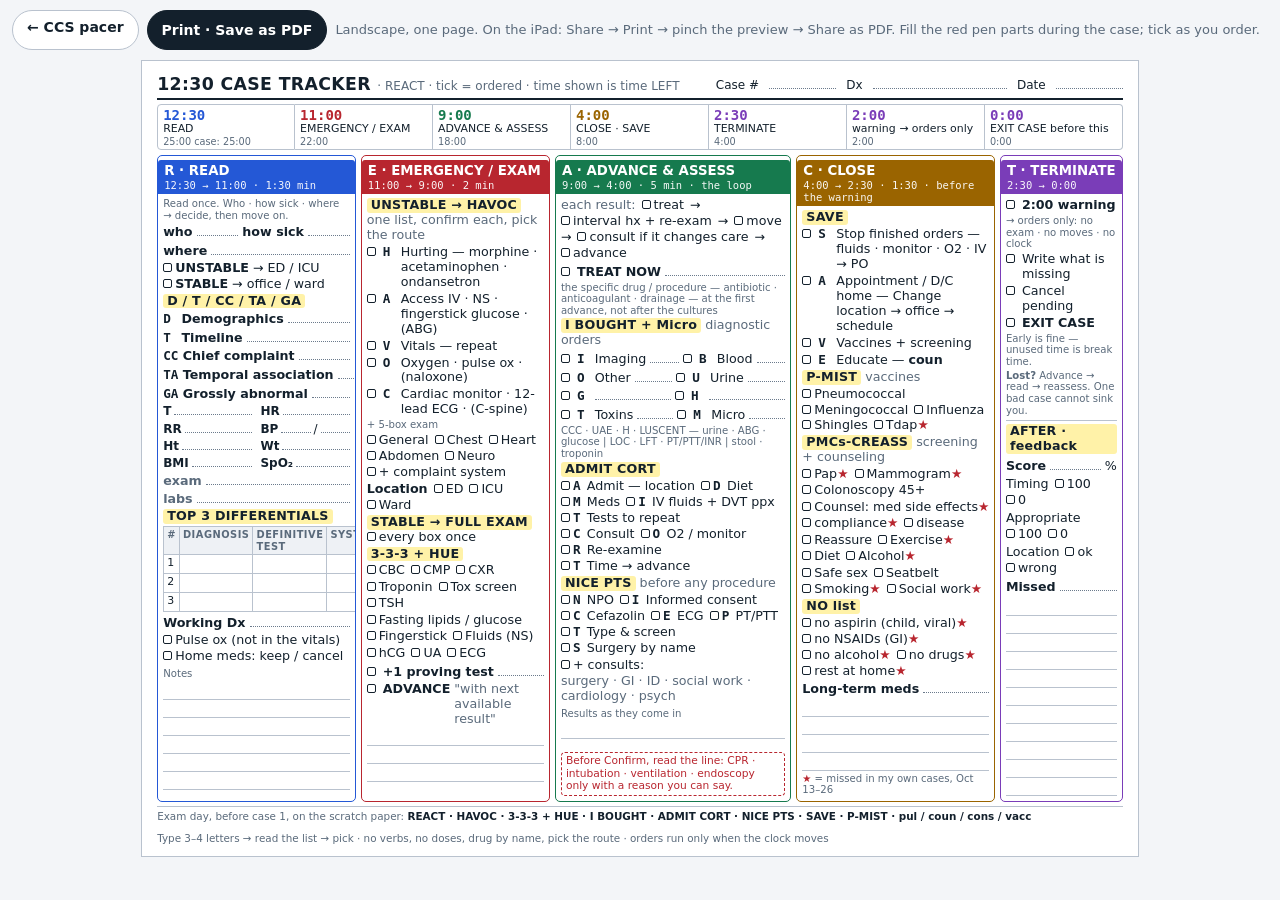
<file: template.html>
<!doctype html>
<html lang="en">
<head>
<meta charset="utf-8">
<meta name="viewport" content="width=device-width,initial-scale=1,viewport-fit=cover">
<meta name="theme-color" content="#F3F5F8">
<title>12:30 case tracker · REACT</title>
<link rel="manifest" href="./manifest-ccs.webmanifest">
<link rel="icon" href="./icons/ccs-192.png">
<style>
/* Screen chrome (toolbar + light page) and one landscape Letter page for print. Phase colors match the CCS pacer:
   R blue, E red, A green, C amber, T violet. Everything is forced light so the printout is the same on every device. */
:root{--bg:#F3F5F8;--fg:#13202C;--muted:#5A6A7B;--line:#B9C2CE;--accent:#2458D6;--hi:#FFF2A8;
  --r:#2458D6;--e:#B8262F;--a:#167A4E;--c:#9A6400;--t:#7A3DB8;--star:#B8262F}
*{box-sizing:border-box}
html{background:var(--bg)}
body{margin:0;color:var(--fg);font-family:"Atkinson Hyperlegible","Segoe UI",system-ui,sans-serif;font-size:9.5pt;line-height:1.18;background:var(--bg);-webkit-text-size-adjust:100%;color-scheme:light}
.bar{display:flex;gap:8px;align-items:center;flex-wrap:wrap;padding:10px max(12px,env(safe-area-inset-right)) 10px max(12px,env(safe-area-inset-left));font-size:14px}
.bar a,.bar button{font:inherit;font-weight:700;min-height:40px;padding:8px 14px;border-radius:999px;border:1px solid var(--line);background:#fff;color:var(--fg);text-decoration:none;cursor:pointer}
.bar button.primary{background:var(--fg);color:#fff;border-color:var(--fg)}
.bar .note{color:var(--muted);font-size:13px;flex:1 1 220px}
.sheetwrap{overflow:auto;padding:0 12px 24px;-webkit-overflow-scrolling:touch}
.sheet{width:10.4in;min-width:10.4in;background:#fff;border:1px solid var(--line);padding:.14in .16in .12in;margin:0 auto}
.head{display:grid;grid-template-columns:auto 1fr auto;gap:10px;align-items:center;border-bottom:2px solid var(--fg);padding-bottom:3px;margin-bottom:4px}
.head h1{margin:0;font-size:13pt;letter-spacing:.02em}
.head h1 small{font-weight:400;color:var(--muted);font-size:9pt;letter-spacing:0}
.head .case{display:flex;gap:10px;align-items:baseline;font-size:9pt;white-space:nowrap}
.head .case .fill{min-width:.7in}
.clock{display:grid;grid-template-columns:repeat(7,1fr);gap:0;margin:2px 0 5px;font-size:8.2pt}
.clock div{border:1px solid var(--line);border-left:0;padding:2px 5px;line-height:1.15}
.clock div:first-child{border-left:1px solid var(--line);border-radius:4px 0 0 4px}
.clock div:last-child{border-radius:0 4px 4px 0}
.clock b{display:block;font-size:10.5pt;font-family:"Martian Mono",Menlo,Consolas,monospace}
.clock div[data-ph="r"] b{color:var(--r)} .clock div[data-ph="e"] b{color:var(--e)} .clock div[data-ph="a"] b{color:var(--a)} .clock div[data-ph="c"] b{color:var(--c)} .clock div[data-ph="t"] b{color:var(--t)}
.clock .alt{color:var(--muted);font-size:7.3pt;display:block}
.cols{display:grid;grid-template-columns:21fr 20fr 25fr 21fr 13fr;gap:5px}
.col{border:1.5px solid var(--line);border-radius:5px;padding:4px 5px 5px;display:flex;flex-direction:column;gap:2px;min-width:0}
.col h2{margin:0 -5px 2px;padding:3px 6px;font-size:10pt;color:#fff;border-radius:3px 3px 0 0;line-height:1.15}
.col h2 .win{display:block;font-weight:400;font-size:7.9pt;opacity:.95;font-family:"Martian Mono",Menlo,Consolas,monospace;letter-spacing:0;margin-top:1px}
.col[data-ph="r"]{border-color:var(--r)} .col[data-ph="r"] h2{background:var(--r)}
.col[data-ph="e"]{border-color:var(--e)} .col[data-ph="e"] h2{background:var(--e)}
.col[data-ph="a"]{border-color:var(--a)} .col[data-ph="a"] h2{background:var(--a)}
.col[data-ph="c"]{border-color:var(--c)} .col[data-ph="c"] h2{background:var(--c)}
.col[data-ph="t"]{border-color:var(--t)} .col[data-ph="t"] h2{background:var(--t)}
.mn{font-weight:800;background:var(--hi);padding:0 4px;border-radius:3px;display:inline-block;letter-spacing:.02em}
.sub{font-size:7.6pt;color:var(--muted);margin:0;line-height:1.15}
p{margin:0}
.row{display:flex;flex-wrap:wrap;gap:1px 6px;align-items:baseline}
.cb{display:inline-block;width:9px;height:9px;border:1.3px solid var(--fg);border-radius:2px;vertical-align:-1px;margin-right:3px;flex:0 0 auto}
.L{display:inline-block;font-family:"Martian Mono",Menlo,Consolas,monospace;font-weight:700;min-width:1.1em}
.fill{display:inline-block;flex:1 1 .5in;min-width:.25in;border-bottom:1px dotted #6B7A8C;height:1em;vertical-align:baseline}
.line{display:flex;gap:4px;align-items:baseline;min-width:0}
.col{overflow:hidden}
/* vitals as the exam shows them: fill each as it comes in */
.vitals{display:grid;grid-template-columns:1fr 1fr;gap:2px 8px;font-size:9pt}
.vitals .v{display:flex;gap:3px;align-items:baseline;min-width:0}
.vitals .v b{white-space:nowrap}
.vitals .v .fill{flex:1 1 .3in;min-width:.3in}
/* ruled space that soaks up the rest of the column, so the page is full and the handwriting has lines */
.lines{flex:1 1 .3in;min-height:.3in;background:repeating-linear-gradient(to bottom,transparent 0 17px,#B9C2CE 17px 18px);background-origin:content-box}
.line .lab{font-weight:800;white-space:nowrap}
.tick{display:inline-flex;align-items:baseline;gap:0;white-space:nowrap}
table{border-collapse:collapse;width:100%;font-size:8.2pt}
th,td{border:1px solid var(--line);padding:2px 3px;text-align:left;vertical-align:top}
th{background:#EEF1F5;font-size:7.4pt;color:var(--muted);text-transform:uppercase;letter-spacing:.05em}
td{height:19px}
.star{color:var(--star);font-weight:800}
.warn{border:1px dashed var(--e);border-radius:4px;padding:2px 4px;font-size:8pt;color:var(--e)}
.muted{color:var(--muted)}
.foot{margin-top:4px;border-top:1px solid var(--line);padding-top:3px;font-size:7.8pt;color:var(--muted);display:flex;justify-content:space-between;gap:10px;flex-wrap:wrap}
.foot b{color:var(--fg)}
.col[data-ph="t"] .fb{display:flex;flex-direction:column;gap:3px;margin-top:2px;border-top:1px solid var(--line);padding-top:3px;flex:1 1 auto}
@media print{
  @page{size:letter landscape;margin:.3in}
  html,body{background:#fff}
  .bar{display:none}
  .sheetwrap{overflow:visible;padding:0}
  .sheet{width:auto;min-width:0;border:0;padding:0;margin:0}
  .mn,.col h2,th,.lines{-webkit-print-color-adjust:exact;print-color-adjust:exact}
  .cols{height:6.42in}
  .lines{flex:1 1 0;min-height:.12in}
}
</style>
</head>
<body>
<div class="bar">
  <a href="./ccs.html">← CCS pacer</a>
  <button type="button" class="primary" id="btnPrint">Print · Save as PDF</button>
  <span class="note">Landscape, one page. On the iPad: Share → Print → pinch the preview → Share as PDF. Fill the red pen parts during the case; tick as you order.</span>
</div>
<div class="sheetwrap">
<div class="sheet" id="sheet">
  <div class="head">
    <h1>12:30 CASE TRACKER <small>· REACT · tick = ordered · time shown is time LEFT</small></h1>
    <div></div>
    <div class="case">Case #<span class="fill"></span> Dx <span class="fill" style="min-width:1.4in"></span> Date <span class="fill"></span></div>
  </div>
  <div class="clock" aria-label="Clock checkpoints">
    <div data-ph="r"><b>12:30</b>READ<span class="alt">25:00 case: 25:00</span></div>
    <div data-ph="e"><b>11:00</b>EMERGENCY / EXAM<span class="alt">22:00</span></div>
    <div data-ph="a"><b>9:00</b>ADVANCE &amp; ASSESS<span class="alt">18:00</span></div>
    <div data-ph="c"><b>4:00</b>CLOSE · SAVE<span class="alt">8:00</span></div>
    <div data-ph="t"><b>2:30</b>TERMINATE<span class="alt">4:00</span></div>
    <div data-ph="t"><b>2:00</b>warning → orders only<span class="alt">2:00</span></div>
    <div data-ph="t"><b>0:00</b>EXIT CASE before this<span class="alt">0:00</span></div>
  </div>

  <div class="cols">
    <!-- R -->
    <section class="col" data-ph="r">
      <h2>R · READ <span class="win">12:30 → 11:00 · 1:30 min</span></h2>
      <p class="sub">Read once. Who · how sick · where → decide, then move on.</p>
      <div class="line"><span class="lab">who</span><span class="fill"></span><span class="lab">how sick</span><span class="fill"></span></div>
      <div class="line"><span class="lab">where</span><span class="fill"></span></div>
      <div class="row"><span class="tick"><i class="cb"></i><b>UNSTABLE</b>&nbsp;→ ED / ICU</span><span class="tick"><i class="cb"></i><b>STABLE</b>&nbsp;→ office / ward</span></div>
      <p><span class="mn">D / T / CC / TA / GA</span></p>
      <div class="line"><span class="lab"><span class="L">D</span> Demographics</span><span class="fill"></span></div>
      <div class="line"><span class="lab"><span class="L">T</span> Timeline</span><span class="fill"></span></div>
      <div class="line"><span class="lab"><span class="L">CC</span> Chief complaint</span><span class="fill"></span></div>
      <div class="line"><span class="lab"><span class="L">TA</span> Temporal association</span><span class="fill"></span></div>
      <div class="line"><span class="lab"><span class="L">GA</span> Grossly abnormal</span><span class="fill"></span></div>
      <div class="vitals" aria-label="Vitals">
        <div class="v"><b>T</b><span class="fill"></span></div><div class="v"><b>HR</b><span class="fill"></span></div>
        <div class="v"><b>RR</b><span class="fill"></span></div><div class="v"><b>BP</b><span class="fill"></span>/<span class="fill"></span></div>
        <div class="v"><b>Ht</b><span class="fill"></span></div><div class="v"><b>Wt</b><span class="fill"></span></div>
        <div class="v"><b>BMI</b><span class="fill"></span></div><div class="v"><b>SpO₂</b><span class="fill"></span></div>
      </div>
      <div class="line"><span class="lab muted">exam</span><span class="fill"></span></div>
      <div class="line"><span class="lab muted">labs</span><span class="fill"></span></div>
      <p><span class="mn">TOP 3 DIFFERENTIALS</span></p>
      <table>
        <tr><th>#</th><th>Diagnosis</th><th>Definitive test</th><th>System</th></tr>
        <tr><td>1</td><td></td><td></td><td></td></tr>
        <tr><td>2</td><td></td><td></td><td></td></tr>
        <tr><td>3</td><td></td><td></td><td></td></tr>
      </table>
      <div class="line"><span class="lab">Working Dx</span><span class="fill"></span></div>
      <div class="row"><span class="tick"><i class="cb"></i>Pulse ox (not in the vitals)</span><span class="tick"><i class="cb"></i>Home meds: keep / cancel</span></div>
      <p class="sub" style="margin-top:2px">Notes</p>
      <div class="lines"></div>
    </section>

    <!-- E -->
    <section class="col" data-ph="e">
      <h2>E · EMERGENCY / EXAM <span class="win">11:00 → 9:00 · 2 min</span></h2>
      <p><span class="mn">UNSTABLE → HAVOC</span> <span class="muted">one list, confirm each, pick the route</span></p>
      <div class="line"><i class="cb"></i><span class="L">H</span>Hurting — morphine · acetaminophen · ondansetron</div>
      <div class="line"><i class="cb"></i><span class="L">A</span>Access IV · NS · fingerstick glucose · (ABG)</div>
      <div class="line"><i class="cb"></i><span class="L">V</span>Vitals — repeat</div>
      <div class="line"><i class="cb"></i><span class="L">O</span>Oxygen · pulse ox · (naloxone)</div>
      <div class="line"><i class="cb"></i><span class="L">C</span>Cardiac monitor · 12-lead ECG · (C-spine)</div>
      <p class="sub">+ 5-box exam</p>
      <div class="row"><span class="tick"><i class="cb"></i>General</span><span class="tick"><i class="cb"></i>Chest</span><span class="tick"><i class="cb"></i>Heart</span><span class="tick"><i class="cb"></i>Abdomen</span><span class="tick"><i class="cb"></i>Neuro</span><span class="tick"><i class="cb"></i>+ complaint system</span></div>
      <div class="row"><span class="lab"><b>Location</b></span><span class="tick"><i class="cb"></i>ED</span><span class="tick"><i class="cb"></i>ICU</span><span class="tick"><i class="cb"></i>Ward</span></div>
      <p><span class="mn">STABLE → FULL EXAM</span> <span class="tick"><i class="cb"></i>every box once</span></p>
      <p><span class="mn">3-3-3 + HUE</span></p>
      <div class="row"><span class="tick"><i class="cb"></i>CBC</span><span class="tick"><i class="cb"></i>CMP</span><span class="tick"><i class="cb"></i>CXR</span></div>
      <div class="row"><span class="tick"><i class="cb"></i>Troponin</span><span class="tick"><i class="cb"></i>Tox screen</span><span class="tick"><i class="cb"></i>TSH</span></div>
      <div class="row"><span class="tick"><i class="cb"></i>Fasting lipids / glucose</span><span class="tick"><i class="cb"></i>Fingerstick</span><span class="tick"><i class="cb"></i>Fluids (NS)</span></div>
      <div class="row"><span class="tick"><i class="cb"></i>hCG</span><span class="tick"><i class="cb"></i>UA</span><span class="tick"><i class="cb"></i>ECG</span></div>
      <div class="line"><i class="cb"></i><span class="lab">+1 proving test</span><span class="fill"></span></div>
      <div class="line"><i class="cb"></i><span class="lab">ADVANCE</span><span class="muted">"with next available result"</span></div>
      <div class="lines"></div>
    </section>

    <!-- A -->
    <section class="col" data-ph="a">
      <h2>A · ADVANCE &amp; ASSESS <span class="win">9:00 → 4:00 · 5 min · the loop</span></h2>
      <div class="row"><span class="muted">each result:</span><span class="tick"><i class="cb"></i>treat</span>→<span class="tick"><i class="cb"></i>interval hx + re-exam</span>→<span class="tick"><i class="cb"></i>move</span>→<span class="tick"><i class="cb"></i>consult if it changes care</span>→<span class="tick"><i class="cb"></i>advance</span></div>
      <div class="line"><i class="cb"></i><span class="lab">TREAT NOW</span><span class="fill"></span></div>
      <p class="sub">the specific drug / procedure — antibiotic · anticoagulant · drainage — at the first advance, not after the cultures</p>
      <p><span class="mn">I BOUGHT + Micro</span> <span class="muted">diagnostic orders</span></p>
      <div class="line"><i class="cb"></i><span class="L">I</span>Imaging<span class="fill"></span><i class="cb"></i><span class="L">B</span>Blood<span class="fill"></span></div>
      <div class="line"><i class="cb"></i><span class="L">O</span>Other<span class="fill"></span><i class="cb"></i><span class="L">U</span>Urine<span class="fill"></span></div>
      <div class="line"><i class="cb"></i><span class="L">G</span><span class="fill"></span><i class="cb"></i><span class="L">H</span><span class="fill"></span></div>
      <div class="line"><i class="cb"></i><span class="L">T</span>Toxins<span class="fill"></span><i class="cb"></i><span class="L">M</span>Micro<span class="fill"></span></div>
      <p class="sub">CCC · UAE · H · LUSCENT — urine · ABG · glucose | LOC · LFT · PT/PTT/INR | stool · troponin</p>
      <p><span class="mn">ADMIT CORT</span></p>
      <div class="row"><span class="tick"><i class="cb"></i><span class="L">A</span>Admit — location</span><span class="tick"><i class="cb"></i><span class="L">D</span>Diet</span><span class="tick"><i class="cb"></i><span class="L">M</span>Meds</span><span class="tick"><i class="cb"></i><span class="L">I</span>IV fluids + DVT ppx</span><span class="tick"><i class="cb"></i><span class="L">T</span>Tests to repeat</span></div>
      <div class="row"><span class="tick"><i class="cb"></i><span class="L">C</span>Consult</span><span class="tick"><i class="cb"></i><span class="L">O</span>O2 / monitor</span><span class="tick"><i class="cb"></i><span class="L">R</span>Re-examine</span><span class="tick"><i class="cb"></i><span class="L">T</span>Time → advance</span></div>
      <p><span class="mn">NICE PTS</span> <span class="muted">before any procedure</span></p>
      <div class="row"><span class="tick"><i class="cb"></i><span class="L">N</span>NPO</span><span class="tick"><i class="cb"></i><span class="L">I</span>Informed consent</span><span class="tick"><i class="cb"></i><span class="L">C</span>Cefazolin</span><span class="tick"><i class="cb"></i><span class="L">E</span>ECG</span><span class="tick"><i class="cb"></i><span class="L">P</span>PT/PTT</span><span class="tick"><i class="cb"></i><span class="L">T</span>Type &amp; screen</span><span class="tick"><i class="cb"></i><span class="L">S</span>Surgery by name</span></div>
      <div class="row"><span class="tick"><i class="cb"></i>+ consults:</span><span class="muted">surgery · GI · ID · social work · cardiology · psych</span></div>
      <p class="sub" style="margin-top:2px">Results as they come in</p>
      <div class="lines"></div>
      <p class="warn">Before Confirm, read the line: CPR · intubation · ventilation · endoscopy only with a reason you can say.</p>
    </section>

    <!-- C -->
    <section class="col" data-ph="c">
      <h2>C · CLOSE <span class="win">4:00 → 2:30 · 1:30 · before the warning</span></h2>
      <p><span class="mn">SAVE</span></p>
      <div class="line"><i class="cb"></i><span class="L">S</span>Stop finished orders — fluids · monitor · O2 · IV → PO</div>
      <div class="line"><i class="cb"></i><span class="L">A</span>Appointment / D/C home — Change location → office → schedule</div>
      <div class="line"><i class="cb"></i><span class="L">V</span>Vaccines + screening</div>
      <div class="line"><i class="cb"></i><span class="L">E</span>Educate — <b>coun</b></div>
      <p><span class="mn">P-MIST</span> <span class="muted">vaccines</span></p>
      <div class="row"><span class="tick"><i class="cb"></i>Pneumococcal</span><span class="tick"><i class="cb"></i>Meningococcal</span><span class="tick"><i class="cb"></i>Influenza</span><span class="tick"><i class="cb"></i>Shingles</span><span class="tick"><i class="cb"></i>Tdap <span class="star">★</span></span></div>
      <p><span class="mn">PMCs-CREASS</span> <span class="muted">screening + counseling</span></p>
      <div class="row"><span class="tick"><i class="cb"></i>Pap <span class="star">★</span></span><span class="tick"><i class="cb"></i>Mammogram <span class="star">★</span></span><span class="tick"><i class="cb"></i>Colonoscopy 45+</span></div>
      <div class="row"><span class="tick"><i class="cb"></i>Counsel: med side effects <span class="star">★</span></span><span class="tick"><i class="cb"></i>compliance <span class="star">★</span></span><span class="tick"><i class="cb"></i>disease</span></div>
      <div class="row"><span class="tick"><i class="cb"></i>Reassure</span><span class="tick"><i class="cb"></i>Exercise <span class="star">★</span></span><span class="tick"><i class="cb"></i>Diet</span><span class="tick"><i class="cb"></i>Alcohol <span class="star">★</span></span></div>
      <div class="row"><span class="tick"><i class="cb"></i>Safe sex</span><span class="tick"><i class="cb"></i>Seatbelt</span><span class="tick"><i class="cb"></i>Smoking <span class="star">★</span></span><span class="tick"><i class="cb"></i>Social work <span class="star">★</span></span></div>
      <p><span class="mn">NO list</span></p>
      <div class="row"><span class="tick"><i class="cb"></i>no aspirin (child, viral) <span class="star">★</span></span><span class="tick"><i class="cb"></i>no NSAIDs (GI) <span class="star">★</span></span><span class="tick"><i class="cb"></i>no alcohol <span class="star">★</span></span><span class="tick"><i class="cb"></i>no drugs <span class="star">★</span></span><span class="tick"><i class="cb"></i>rest at home <span class="star">★</span></span></div>
      <div class="line"><span class="lab">Long-term meds</span><span class="fill"></span></div>
      <div class="lines"></div>
      <p class="sub"><span class="star">★</span> = missed in my own cases, Oct 13–26</p>
    </section>

    <!-- T -->
    <section class="col" data-ph="t">
      <h2>T · TERMINATE <span class="win">2:30 → 0:00</span></h2>
      <div class="line"><i class="cb"></i><b>2:00 warning</b></div>
      <p class="sub">→ orders only: no exam · no moves · no clock</p>
      <div class="line"><i class="cb"></i>Write what is missing</div>
      <div class="line"><i class="cb"></i>Cancel pending</div>
      <div class="line"><i class="cb"></i><b>EXIT CASE</b></div>
      <p class="sub">Early is fine — unused time is break time.</p>
      <p class="sub"><b>Lost?</b> Advance → read → reassess. One bad case cannot sink you.</p>
      <div class="fb">
        <p><span class="mn">AFTER · feedback</span></p>
        <div class="line"><span class="lab">Score</span><span class="fill"></span>%</div>
        <div class="row"><span class="lab">Timing</span><span class="tick"><i class="cb"></i>100</span><span class="tick"><i class="cb"></i>0</span></div>
        <div class="row"><span class="lab">Appropriate</span><span class="tick"><i class="cb"></i>100</span><span class="tick"><i class="cb"></i>0</span></div>
        <div class="row"><span class="lab">Location</span><span class="tick"><i class="cb"></i>ok</span><span class="tick"><i class="cb"></i>wrong</span></div>
        <div class="line"><span class="lab">Missed</span><span class="fill"></span></div>
        <div class="lines" style="min-height:.6in"></div>
      </div>
    </section>
  </div>

  <div class="foot">
    <span>Exam day, before case 1, on the scratch paper: <b>REACT · HAVOC · 3-3-3 + HUE · I BOUGHT · ADMIT CORT · NICE PTS · SAVE · P-MIST · pul / coun / cons / vacc</b></span>
    <span>Type 3–4 letters → read the list → pick · no verbs, no doses, drug by name, pick the route · orders run only when the clock moves</span>
  </div>
</div>
</div>
<script>
document.getElementById("btnPrint").addEventListener("click", () => window.print());
if ("serviceWorker" in navigator) { window.addEventListener("load", () => { navigator.serviceWorker.register("./sw.js").catch(() => {}); }); }
</script>
</body>
</html>
</file>
<file: shared.css>
/* Step 3 Pacer — shared tokens, base, nav and common components (block, review, stats) */
:root{
  --bg:#F3F5F8; --surface:#FFFFFF; --fg:#13202C; --muted:#5A6A7B; --line:#D3DAE4; --line2:#E6EAF0;
  --accent:#2458D6; --on-accent:#FFFFFF;
  --good:#167A4E; --good-bg:#E0F2E9; --on-good:#FFFFFF;
  --warn:#9A6400; --warn-bg:#FBEFCF; --on-warn:#FFFFFF;
  --crit:#B8262F; --crit-bg:#FBE1E2; --on-crit:#FFFFFF;
  --k:#2458D6; --m:#0B8A6B; --t:#7A3DB8; --g:#C9661A;
  --font-ui:"Atkinson Hyperlegible","Segoe UI",system-ui,sans-serif;
  --font-num:"Martian Mono","SFMono-Regular",Menlo,Consolas,monospace;
  /* one colour per place: the day ink · block blue · block review violet · CCS case orange · CCS review rose · stats slate */
  --c-day:#13202C; --c-block:#2458D6; --c-review:#7A3DB8; --c-ccs:#B4570F; --c-ccsr:#B4307E; --c-stats:#4A5B6D; --on-c:#FFFFFF;
  color-scheme:light;
}
@media (prefers-color-scheme: dark){
  :root:not([data-theme="light"]){
    --bg:#0E141B; --surface:#161E27; --fg:#E6ECF3; --muted:#92A2B4; --line:#2A3542; --line2:#222B36;
    --accent:#7EA2FF; --on-accent:#0B1220;
    --good:#4FCF8E; --good-bg:#12302A; --on-good:#06201A;
    --warn:#F2B13F; --warn-bg:#352A12; --on-warn:#221800;
    --crit:#FF6B70; --crit-bg:#3A1A1E; --on-crit:#2A0608;
    --k:#5B87F0; --m:#22A47E; --t:#9D6FE0; --g:#D07E35;
    --c-day:#E6ECF3; --c-block:#7EA2FF; --c-review:#B08CF0; --c-ccs:#E29450; --c-ccsr:#F07FB8; --c-stats:#A9B7C6; --on-c:#0B1220;
    color-scheme:dark;
  }
}
:root[data-theme="dark"]{
  --bg:#0E141B; --surface:#161E27; --fg:#E6ECF3; --muted:#92A2B4; --line:#2A3542; --line2:#222B36;
  --accent:#7EA2FF; --on-accent:#0B1220;
  --good:#4FCF8E; --good-bg:#12302A; --on-good:#06201A;
  --warn:#F2B13F; --warn-bg:#352A12; --on-warn:#221800;
  --crit:#FF6B70; --crit-bg:#3A1A1E; --on-crit:#2A0608;
  --k:#5B87F0; --m:#22A47E; --t:#9D6FE0; --g:#D07E35;
  --c-day:#E6ECF3; --c-block:#7EA2FF; --c-review:#B08CF0; --c-ccs:#E29450; --c-ccsr:#F07FB8; --c-stats:#A9B7C6; --on-c:#0B1220;
  color-scheme:dark;
}
body{--page:var(--c-day)}
body[data-page="block"]{--page:var(--c-block)} body[data-page="review"]{--page:var(--c-review)} body[data-page="ccs"]{--page:var(--c-ccs)}
body[data-page="ccsr"]{--page:var(--c-ccsr)} body[data-page="stats"]{--page:var(--c-stats)}
*{box-sizing:border-box}
html,body{height:100%}
html{background:var(--bg)}
body{margin:0;background:var(--bg);color:var(--fg);font-family:var(--font-ui);font-size:16px;line-height:1.4;-webkit-text-size-adjust:100%;overscroll-behavior:none;touch-action:manipulation}
[hidden]{display:none!important}
.wrap{max-width:600px;margin-inline:auto;display:grid;gap:14px;
  padding-left:max(16px,env(safe-area-inset-left,0px));padding-right:max(16px,env(safe-area-inset-right,0px));
  padding-top:calc(14px + env(safe-area-inset-top,0px));padding-bottom:calc(36px + env(safe-area-inset-bottom,0px))}
.colL,.colR{display:contents}
.top{display:flex;align-items:baseline;justify-content:space-between;gap:6px 14px;flex-wrap:wrap}
h1{font-size:17px;margin:0;font-weight:700}
.top h1{font-size:18px;display:flex;align-items:center;gap:9px}
.top h1::before{content:"";flex:none;width:12px;height:22px;border-radius:4px;background:var(--page)}
h2{font-size:16px;margin:0;font-weight:700}
.tag{margin:0;color:var(--muted);font-size:14px}
.num{font-family:var(--font-num);font-variant-numeric:tabular-nums}
a{color:var(--accent)}

/* page switcher: six places, each in its colour; the one you are in is filled */
.pnav{display:grid;grid-template-columns:.8fr 1fr 1.25fr 1.1fr 1.2fr .85fr;gap:4px;background:var(--surface);border:1px solid var(--line);border-radius:16px;padding:4px}
.pnav a{--nk:var(--c-day);display:flex;align-items:center;justify-content:center;gap:6px;padding:8px 6px;border-radius:12px;border:2px solid transparent;text-decoration:none;color:var(--fg);font-weight:700;font-size:14px;line-height:1.15;min-width:0;min-height:42px;white-space:nowrap}
.pnav a i{flex:none;width:10px;height:10px;border-radius:50%;background:var(--nk)}
.pnav a span{min-width:0;overflow:hidden;text-overflow:ellipsis}
.pnav a[data-k="block"]{--nk:var(--c-block)} .pnav a[data-k="review"]{--nk:var(--c-review)} .pnav a[data-k="ccs"]{--nk:var(--c-ccs)} .pnav a[data-k="ccsr"]{--nk:var(--c-ccsr)} .pnav a[data-k="stats"]{--nk:var(--c-stats)}
.pnav a:hover{border-color:var(--nk)}
.pnav a[aria-current="page"]{background:var(--nk);color:var(--on-c);border-color:var(--nk)}
.pnav a[aria-current="page"] i{background:var(--on-c)}
.pnav a:focus-visible{outline:3px solid var(--accent);outline-offset:1px}
@media (max-width:699px){
  /* three columns — the day · the blocks · the cases; the test on top, its review under it */
  .pnav{grid-template-columns:.72fr 1.14fr 1.14fr;grid-template-rows:auto auto}
  .pnav a{justify-content:flex-start;padding:8px 8px;font-size:13.5px}
  .pnav a[data-k="day"]{grid-area:1/1} .pnav a[data-k="block"]{grid-area:1/2} .pnav a[data-k="ccs"]{grid-area:1/3}
  .pnav a[data-k="stats"]{grid-area:2/1} .pnav a[data-k="review"]{grid-area:2/2} .pnav a[data-k="ccsr"]{grid-area:2/3}
}
@media (max-width:379px){ .pnav{grid-template-columns:.66fr 1.17fr 1.17fr} .pnav a{font-size:12.5px;padding:8px 5px;gap:5px} .pnav a i{width:9px;height:9px} }

/* quick links to the cards and sheets that live outside the app */
.quicklinks{display:flex;flex-wrap:wrap;gap:8px;align-items:center}
.quicklinks .ql{font-size:12px;font-weight:700;letter-spacing:.08em;text-transform:uppercase;color:var(--muted);padding-right:2px}
.quicklinks a{display:inline-flex;align-items:center;gap:6px;padding:8px 12px;border:1px solid var(--line);border-radius:999px;background:var(--surface);color:var(--fg);text-decoration:none;font-weight:700;font-size:14px;min-height:40px;white-space:nowrap}
.quicklinks a:focus-visible{outline:3px solid var(--accent);outline-offset:1px}
.quicklinks a[data-kind="in"]{border-color:var(--accent);color:var(--accent)}

/* cards */
.card{background:var(--surface);border:1px solid var(--line);border-radius:14px;padding:16px;display:grid;gap:12px;min-width:0}
.rowhead{display:flex;justify-content:space-between;align-items:center;gap:10px;flex-wrap:wrap}
.meta{font-size:14px;color:var(--muted)}
.pill{display:inline-block;padding:4px 11px;border-radius:999px;font-size:12px;font-weight:700;letter-spacing:.08em;text-transform:uppercase;background:var(--line);color:var(--fg)}
.pill[data-kind="first"],.pill[data-kind="accent"]{background:var(--accent);color:var(--on-accent)}
.pill[data-kind="flag50"],.pill[data-kind="warn"]{background:var(--warn);color:var(--on-warn)}
.pill[data-kind="review"],.pill[data-kind="good"]{background:var(--good);color:var(--on-good)}
.pill[data-kind="crit"]{background:var(--crit);color:var(--on-crit)}
.pill[data-kind="done"]{background:var(--fg);color:var(--bg)}
.modeText{font-size:15px;color:var(--muted);text-wrap:balance;margin:0}
.banner{width:100%;border-radius:10px;padding:10px 12px;background:var(--crit);color:var(--on-crit);font-weight:700;font-size:16px;line-height:1.3;text-wrap:balance}
@media (prefers-reduced-motion: no-preference){
  .banner{animation:pulse 1.2s ease-in-out infinite alternate}
  @keyframes pulse{from{opacity:1}to{opacity:.72}}
}
.verdict{width:100%;border-radius:10px;padding:10px 12px;font-weight:700;font-size:15px;line-height:1.3;text-wrap:balance}
.verdict.ahead,.verdict.good{background:var(--good-bg);color:var(--good)}
.verdict.behind,.verdict.warn{background:var(--warn-bg);color:var(--warn)}
.verdict.crit{background:var(--crit-bg);color:var(--crit)}

/* buttons */
button{font:inherit;cursor:pointer;border-radius:12px;border:1px solid var(--line);background:var(--surface);color:var(--fg);padding:12px 10px;font-weight:700;font-size:15px;min-height:48px;touch-action:manipulation;-webkit-tap-highlight-color:transparent;user-select:none;-webkit-user-select:none}
button.primary{background:var(--accent);color:var(--on-accent);border-color:var(--accent);min-height:76px;font-size:20px}
body[data-page="review"] button.primary:not(.good),body[data-page="ccs"] button.primary:not(.good),body[data-page="ccsr"] button.primary:not(.good){background:var(--page);border-color:var(--page);color:var(--on-c)}
/* the main card of a page carries the page's colour on its top edge */
.card.setup,.card.done,.clockcard,.card.hero{border-top:6px solid var(--page)}
/* numbered steps inside a card: 1 · 2 · 3 */
.stepcap{display:flex;align-items:center;gap:10px;margin:4px 0 0;font-weight:700;font-size:15.5px;line-height:1.25}
.stepcap b{flex:none;display:grid;place-items:center;width:28px;height:28px;border-radius:50%;background:var(--page);color:var(--on-c);font-family:var(--font-num);font-size:14px}
.stepcap span{min-width:0}
.stepcap small{display:block;font-weight:400;color:var(--muted);font-size:13px}
button.secondary{border-color:var(--warn);color:var(--warn);min-height:76px;font-size:18px}
button.good{background:var(--good);color:var(--on-good);border-color:var(--good)}
button.small{min-height:40px;padding:8px 12px;font-size:14px}
button:disabled{opacity:.45;cursor:default}
button:focus-visible{outline:3px solid var(--accent);outline-offset:2px}
.actions{display:grid;grid-template-columns:1fr 1fr;gap:10px}
.subactions{display:grid;grid-template-columns:repeat(4,minmax(0,1fr));gap:8px}
.subactions button{min-height:46px;font-size:14px;padding:10px 6px;white-space:nowrap}
.subactions button.go{border-color:var(--fg)}
.subactions button.armed{border-color:var(--crit);color:var(--crit)}

/* folds */
details.fold{border:1px solid var(--line);border-radius:12px;background:var(--surface);padding:0 14px}
details.fold summary{cursor:pointer;padding:12px 0;font-weight:700;list-style:none;display:flex;justify-content:space-between;align-items:center;gap:10px}
details.fold summary::-webkit-details-marker{display:none}
details.fold summary::after{content:"+";font-family:var(--font-num);color:var(--muted);font-size:18px;line-height:1}
details.fold[open] summary::after{content:"−"}
.body{padding:0 0 14px;display:grid;gap:12px}
.scratch{margin:0;padding:10px 12px;border:1px dashed var(--line);border-radius:8px;font-family:var(--font-num);font-size:14px;font-variant-numeric:tabular-nums;overflow-x:auto;white-space:nowrap;background:var(--bg)}
.rules{margin:0;padding-left:20px;display:grid;gap:7px;font-size:15px}
.rules li::marker{color:var(--muted)}
kbd{font-family:var(--font-num);font-size:12px;border:1px solid var(--line);border-radius:4px;padding:1px 5px;color:var(--muted);background:var(--bg)}

/* forms */
.form{display:grid;grid-template-columns:1fr 1fr;gap:10px}
.form label{display:grid;gap:4px;font-size:13px;color:var(--muted);font-weight:700;min-width:0}
.form input[type=text],.form input[type=number],.form input[type=password],.form select,.form textarea{font:inherit;font-family:var(--font-num);font-size:15px;padding:9px 10px;border-radius:8px;border:1px solid var(--line);background:var(--bg);color:var(--fg);width:100%;min-width:0}
.form select{font-family:var(--font-ui)}
.form input:focus-visible,.form select:focus-visible,.form textarea:focus-visible{outline:3px solid var(--accent);outline-offset:1px}
.form .wide{grid-column:1/-1}
.check{display:flex;align-items:center;gap:8px;font-weight:400;color:var(--fg);font-size:15px}
.check input{width:18px;height:18px;accent-color:var(--accent)}
.presets{display:flex;gap:8px;flex-wrap:wrap}
.presets button{min-height:38px;font-size:13px;padding:8px 10px;font-weight:700;border-radius:999px}
.formrow{display:flex;gap:8px;flex-wrap:wrap;align-items:center}
.formrow button{min-height:42px;padding:9px 14px}
.note{font-size:13px;color:var(--muted);margin:0}
fieldset{border:0;padding:0;margin:0;min-width:0;display:grid;gap:12px}
fieldset:disabled{opacity:.6}

/* summary tables */
.summary{background:var(--surface);border:1px solid var(--line);border-radius:12px;padding:14px;display:grid;gap:10px}
.summary h2{margin:0;font-size:16px}
table.t{width:100%;border-collapse:collapse;font-size:14px;font-variant-numeric:tabular-nums}
table.t th,table.t td{text-align:left;padding:6px 4px;border-bottom:1px solid var(--line)}
table.t th{font-size:12px;letter-spacing:.06em;text-transform:uppercase;color:var(--muted);font-weight:700}
table.t td.n,table.t th.n{text-align:right;font-family:var(--font-num)}
table.t td.ahead,table.t td.good{color:var(--good)} table.t td.behind,table.t td.warn{color:var(--warn)}
.stats{margin:0;padding-left:18px;display:grid;gap:4px;font-size:15px}
.stats b{font-family:var(--font-num)}
.summary button{justify-self:start;min-height:42px;padding:9px 14px}

/* notices: one-line banners pinned under the status bar (live sync pick-up, catch-up after being hidden) */
.pnotices{position:fixed;left:0;right:0;top:env(safe-area-inset-top,0px);z-index:50;display:grid;gap:6px;padding:8px max(12px,env(safe-area-inset-right,0px)) 0 max(12px,env(safe-area-inset-left,0px));pointer-events:none}
.pnotice{pointer-events:auto;display:flex;gap:10px;align-items:center;justify-content:space-between;margin-inline:auto;max-width:600px;width:100%;border-radius:10px;padding:10px 12px;font-weight:700;font-size:15px;line-height:1.3;background:var(--fg);color:var(--bg);box-shadow:0 6px 20px rgba(0,0,0,.25)}
.pnotice.good{background:var(--good);color:var(--on-good)} .pnotice.warn{background:var(--warn);color:var(--on-warn)}
.pnotice button{min-height:32px;padding:2px 10px;font-size:18px;line-height:1;border-radius:8px;background:transparent;color:inherit;border-color:currentColor;opacity:.8}
/* the break band: shown on every pacer page while a task break runs (20:00 after a block, a review, a case) */
.brkband{grid-column:1/-1;background:var(--good-bg);border:1px solid var(--good);border-radius:14px;padding:12px 16px;display:grid;gap:8px}
.brkband[data-tone="over"]{background:var(--crit-bg);border-color:var(--crit)}
.brkrow{display:flex;align-items:center;justify-content:space-between;gap:12px}
.brkclock{font-family:var(--font-num);font-weight:700;font-size:40px;line-height:1;font-variant-numeric:tabular-nums;color:var(--good)}
.brkband[data-tone="over"] .brkclock{color:var(--crit)}
.brktext{margin:0;font-size:15px;color:var(--good);font-weight:700;text-wrap:balance}
.brkband[data-tone="over"] .brktext{color:var(--crit)}
.brkbtns{display:flex;gap:8px;flex-wrap:wrap}
.livestatus{margin:0;font-size:12px;color:var(--muted);font-variant-numeric:tabular-nums}
.livestatus.bad{color:var(--crit)} .livestatus.off{opacity:.8}
.bgset{display:grid;gap:10px}
.bgset label:not(.check){display:grid;gap:4px;font-size:13px;color:var(--muted);font-weight:700}
.bgset select{font:inherit;font-size:15px;padding:9px 10px;border-radius:8px;border:1px solid var(--line);background:var(--bg);color:var(--fg);max-width:260px}
.note.ok{color:var(--good)} .note.bad{color:var(--crit)}

/* wide screens: iPad Pro 13", the Fold opened, iMac / Mac mini windows. Split view stays one column. */
@media (min-width:820px) and (min-height:520px){
  .wrap{max-width:1200px;grid-template-columns:minmax(0,1.15fr) minmax(0,1fr);column-gap:22px;align-items:start}
  .top,.pnav,.quicklinks,.full{grid-column:1/-1}
  .colL,.colR{display:grid;gap:14px;min-width:0}
  button.primary,button.secondary{min-height:96px}
  .subactions button{min-height:52px;font-size:15px}
}
.pnotice button.reload{font-size:15px;opacity:1;white-space:nowrap;padding:4px 12px;border-width:2px;border-style:solid}
</file>
